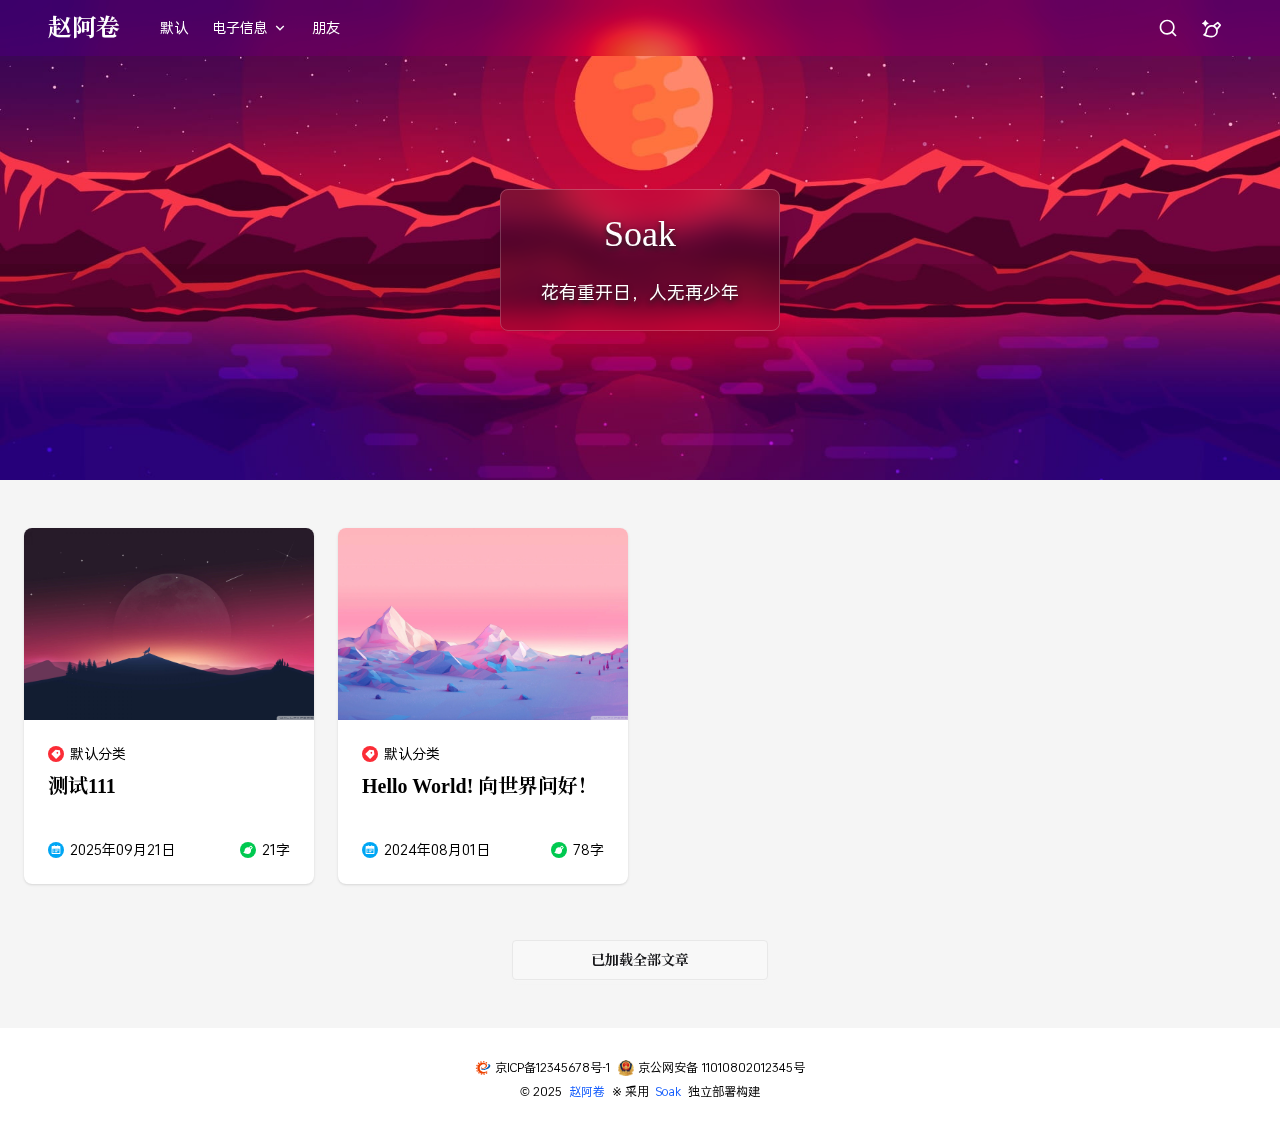
<file: index.html>
<!DOCTYPE html><html lang="zh-CN" class="overflow-y-scroll"> <head><meta charset="UTF-8"><script>
    if (localStorage.getItem("theme") === null) {
        document.documentElement.setAttribute("data-theme", "light");
    } else {
        document.documentElement.setAttribute(
            "data-theme",
            localStorage.getItem("theme"),
        );
    }
</script> <script type="module">var l={exports:{}},d;function h(){return d||(d=1,(function(n,f){function r(){var c=document.querySelector("[data-toggle-theme]"),e=c?c.getAttribute("data-key"):null;(function(t=localStorage.getItem(e||"theme")){localStorage.getItem(e||"theme")&&(document.documentElement.setAttribute("data-theme",t),c&&[...document.querySelectorAll("[data-toggle-theme]")].forEach(a=>{a.classList.add(c.getAttribute("data-act-class"))}))})(),c&&[...document.querySelectorAll("[data-toggle-theme]")].forEach(t=>{t.addEventListener("click",function(){var a=t.getAttribute("data-toggle-theme");if(a){var o=a.split(",");document.documentElement.getAttribute("data-theme")==o[0]?o.length==1?(document.documentElement.removeAttribute("data-theme"),localStorage.removeItem(e||"theme")):(document.documentElement.setAttribute("data-theme",o[1]),localStorage.setItem(e||"theme",o[1])):(document.documentElement.setAttribute("data-theme",o[0]),localStorage.setItem(e||"theme",o[0]))}[...document.querySelectorAll("[data-toggle-theme]")].forEach(i=>{i.classList.toggle(this.getAttribute("data-act-class"))})})})}function m(){var c=document.querySelector("[data-set-theme='']"),e=c?c.getAttribute("data-key"):null;(function(t=localStorage.getItem(e||"theme")){if(t!=null&&t!="")if(localStorage.getItem(e||"theme")&&localStorage.getItem(e||"theme")!=""){document.documentElement.setAttribute("data-theme",t);var a=document.querySelector("[data-set-theme='"+t.toString()+"']");a&&([...document.querySelectorAll("[data-set-theme]")].forEach(o=>{o.classList.remove(o.getAttribute("data-act-class"))}),a.getAttribute("data-act-class")&&a.classList.add(a.getAttribute("data-act-class")))}else{var a=document.querySelector("[data-set-theme='']");a.getAttribute("data-act-class")&&a.classList.add(a.getAttribute("data-act-class"))}})(),[...document.querySelectorAll("[data-set-theme]")].forEach(t=>{t.addEventListener("click",function(){document.documentElement.setAttribute("data-theme",this.getAttribute("data-set-theme")),localStorage.setItem(e||"theme",document.documentElement.getAttribute("data-theme")),[...document.querySelectorAll("[data-set-theme]")].forEach(a=>{a.classList.remove(a.getAttribute("data-act-class"))}),t.getAttribute("data-act-class")&&t.classList.add(t.getAttribute("data-act-class"))})})}function u(){var c=document.querySelector("select[data-choose-theme]"),e=c?c.getAttribute("data-key"):null;(function(t=localStorage.getItem(e||"theme")){if(localStorage.getItem(e||"theme")){document.documentElement.setAttribute("data-theme",t);var a=document.querySelector("select[data-choose-theme] [value='"+t.toString()+"']");a&&[...document.querySelectorAll("select[data-choose-theme] [value='"+t.toString()+"']")].forEach(o=>{o.selected=!0})}})(),c&&[...document.querySelectorAll("select[data-choose-theme]")].forEach(t=>{t.addEventListener("change",function(){document.documentElement.setAttribute("data-theme",this.value),localStorage.setItem(e||"theme",document.documentElement.getAttribute("data-theme")),[...document.querySelectorAll("select[data-choose-theme] [value='"+localStorage.getItem(e||"theme")+"']")].forEach(a=>{a.selected=!0})})})}function s(c=!0){c===!0?document.addEventListener("DOMContentLoaded",function(e){r(),u(),m()}):(r(),u(),m())}n.exports={themeChange:s}})(l)),l.exports}var g=h();g.themeChange();</script><title>赵阿卷 - 多年沉淀带来的惊喜</title><meta name="description" content="花有重开日，人无再少年"><meta name="author" content="赵阿卷"><meta name="viewport" content="width=device-width, initial-scale=1, maximum-scale=1, user-scalable=no, shrink-to-fit=no"><meta name="generator" content="Astro v5.13.9"><link rel="icon" type="image/png" href="/favicon.ico"><link rel="apple-touch-icon-precomposed" href="/favicon.ico"><link href="/fonts/SourceHanSerifCN-Bold/font.css" rel="stylesheet"><link href="/fonts/OPlusSans3-Regular/font.css" rel="stylesheet"><link rel="stylesheet" href="/_astro/_page_.vVoiHKEa.css"></head> <body> <div class="bg-base-300/60"> <header data-have-img="true" id="navbar" data-hide-navbar-on-scroll="1" class="navbar justify-between bg-base-100 h-14 min-h-14 px-4 sm:px-6 lg:px-12 z-30 py-0 top-0 left-0 right-0 fixed" data-astro-transition-persist="astro-y6nrcfoz-1"> <div class="navbar-start w-auto"> <div class="drawer lg:hidden me-4 w-auto"> <input id="my-drawer" type="checkbox" class="drawer-toggle"> <div class="drawer-content"> <label for="my-drawer" class="btn btn-ghost btn-square drawer-button"> <svg width="1em" height="1em" class="size-5" data-icon="menu-line">   <symbol id="ai:local:menu-line" viewBox="0 0 24 24"><path fill="currentColor" d="M3 4h18v2H3zm0 7h18v2H3zm0 7h18v2H3z"/></symbol><use href="#ai:local:menu-line"></use>  </svg> </label> </div> <div class="drawer-side"> <label for="my-drawer" aria-label="close sidebar" class="drawer-overlay"></label> <div class="menu bg-base-100 text-base-content min-h-full w-4/5 p-4"> <div class="mb-4 rounded-box overflow-hidden bg-cover bg-center object-cover" style="height:10rem;background-image:url(/images/bg.jpg)"></div> <div class="mb-4 p-4 rounded-box flex items-center"> <img src="/images/avatar.svg" alt="头像" class="size-12"> <div class="ms-4"> <h1 class="text-lg font-bold font-serif">赵阿卷</h1> <p class="mt-1 line-clamp-2">热爱代码与生活</p> </div> </div> <ul> <li> <a href="/category/default">默认分类</a> </li><li>  <details open> <summary>电子信息</summary> <ul> <li> <a href="/category/computer">计算机</a> </li> </ul> </details>  </li><li> <a href="/friends">朋友圈</a> </li> </ul> </div> </div> </div> <a class="block" href="/"> <span class="logo-text font-serif text-2xl font-bold whitespace-nowrap inline-flex"> 赵阿卷 </span> </a> <div class="navbar-center ms-10 hidden lg:flex"> <nav class="hidden md:block h-14"> <div class="flex items-center gap-6 text-sm leading-14"> <a href="/category/default" class="hover:text-blue-500"> 默认 </a><div class="group/one"> <div class="relative"> <button class="flex items-center gap-x-1"> <span>电子信息</span> <svg width="1em" height="1em" class="size-4 flex-none transition-all group-hover/one:rotate-180" data-icon="arrow-down-s-line">   <symbol id="ai:local:arrow-down-s-line" viewBox="0 0 24 24"><path fill="currentColor" d="m12 13.171 4.95-4.95 1.414 1.415L12 16 5.636 9.636 7.05 8.222z"/></symbol><use href="#ai:local:arrow-down-s-line"></use>  </svg> </button> <div class="pt-1 absolute -left-2 opacity-0 invisible scale-90 transition duration-200 origin-top-left group-hover/one:opacity-100 group-hover/one:visible group-hover/one:scale-100"> <div data-nav-item class="bg-base-100 border-base-300 border min-w-40 shadow-lg rounded-box leading-normal"> <a href="/category/computer" class="group/text transition hover:bg-base-content/10 flex items-center gap-2 w-full px-4 py-2.5 text-left first-of-type:rounded-t-box last-of-type:rounded-b-box"> <span class="transition group-hover/text:translate-x-2"> 📊计算机 </span> </a> </div> </div> </div> </div><a href="/friends" class="hover:text-blue-500"> 朋友 </a> </div> </nav> </div> </div> <div class="navbar-end gap-x-1 leading-14 w-auto"> <style>astro-island,astro-slot,astro-static-slot{display:contents}</style><script>(()=>{var l=(n,t)=>{let i=async()=>{await(await n())()},e=typeof t.value=="object"?t.value:void 0,s={timeout:e==null?void 0:e.timeout};"requestIdleCallback"in window?window.requestIdleCallback(i,s):setTimeout(i,s.timeout||200)};(self.Astro||(self.Astro={})).idle=l;window.dispatchEvent(new Event("astro:idle"));})();</script><script>(()=>{var A=Object.defineProperty;var g=(i,o,a)=>o in i?A(i,o,{enumerable:!0,configurable:!0,writable:!0,value:a}):i[o]=a;var d=(i,o,a)=>g(i,typeof o!="symbol"?o+"":o,a);{let i={0:t=>m(t),1:t=>a(t),2:t=>new RegExp(t),3:t=>new Date(t),4:t=>new Map(a(t)),5:t=>new Set(a(t)),6:t=>BigInt(t),7:t=>new URL(t),8:t=>new Uint8Array(t),9:t=>new Uint16Array(t),10:t=>new Uint32Array(t),11:t=>1/0*t},o=t=>{let[l,e]=t;return l in i?i[l](e):void 0},a=t=>t.map(o),m=t=>typeof t!="object"||t===null?t:Object.fromEntries(Object.entries(t).map(([l,e])=>[l,o(e)]));class y extends HTMLElement{constructor(){super(...arguments);d(this,"Component");d(this,"hydrator");d(this,"hydrate",async()=>{var b;if(!this.hydrator||!this.isConnected)return;let e=(b=this.parentElement)==null?void 0:b.closest("astro-island[ssr]");if(e){e.addEventListener("astro:hydrate",this.hydrate,{once:!0});return}let c=this.querySelectorAll("astro-slot"),n={},h=this.querySelectorAll("template[data-astro-template]");for(let r of h){let s=r.closest(this.tagName);s!=null&&s.isSameNode(this)&&(n[r.getAttribute("data-astro-template")||"default"]=r.innerHTML,r.remove())}for(let r of c){let s=r.closest(this.tagName);s!=null&&s.isSameNode(this)&&(n[r.getAttribute("name")||"default"]=r.innerHTML)}let p;try{p=this.hasAttribute("props")?m(JSON.parse(this.getAttribute("props"))):{}}catch(r){let s=this.getAttribute("component-url")||"<unknown>",v=this.getAttribute("component-export");throw v&&(s+=` (export ${v})`),console.error(`[hydrate] Error parsing props for component ${s}`,this.getAttribute("props"),r),r}let u;await this.hydrator(this)(this.Component,p,n,{client:this.getAttribute("client")}),this.removeAttribute("ssr"),this.dispatchEvent(new CustomEvent("astro:hydrate"))});d(this,"unmount",()=>{this.isConnected||this.dispatchEvent(new CustomEvent("astro:unmount"))})}disconnectedCallback(){document.removeEventListener("astro:after-swap",this.unmount),document.addEventListener("astro:after-swap",this.unmount,{once:!0})}connectedCallback(){if(!this.hasAttribute("await-children")||document.readyState==="interactive"||document.readyState==="complete")this.childrenConnectedCallback();else{let e=()=>{document.removeEventListener("DOMContentLoaded",e),c.disconnect(),this.childrenConnectedCallback()},c=new MutationObserver(()=>{var n;((n=this.lastChild)==null?void 0:n.nodeType)===Node.COMMENT_NODE&&this.lastChild.nodeValue==="astro:end"&&(this.lastChild.remove(),e())});c.observe(this,{childList:!0}),document.addEventListener("DOMContentLoaded",e)}}async childrenConnectedCallback(){let e=this.getAttribute("before-hydration-url");e&&await import(e),this.start()}async start(){let e=JSON.parse(this.getAttribute("opts")),c=this.getAttribute("client");if(Astro[c]===void 0){window.addEventListener(`astro:${c}`,()=>this.start(),{once:!0});return}try{await Astro[c](async()=>{let n=this.getAttribute("renderer-url"),[h,{default:p}]=await Promise.all([import(this.getAttribute("component-url")),n?import(n):()=>()=>{}]),u=this.getAttribute("component-export")||"default";if(!u.includes("."))this.Component=h[u];else{this.Component=h;for(let f of u.split("."))this.Component=this.Component[f]}return this.hydrator=p,this.hydrate},e,this)}catch(n){console.error(`[astro-island] Error hydrating ${this.getAttribute("component-url")}`,n)}}attributeChangedCallback(){this.hydrate()}}d(y,"observedAttributes",["props"]),customElements.get("astro-island")||customElements.define("astro-island",y)}})();</script><script>window._$HY||(e=>{let t=e=>e&&e.hasAttribute&&(e.hasAttribute("data-hk")?e:t(e.host&&e.host.nodeType?e.host:e.parentNode));["click", "input"].forEach((o=>document.addEventListener(o,(o=>{if(!e.events)return;let s=t(o.composedPath&&o.composedPath()[0]||o.target);s&&!e.completed.has(s)&&e.events.push([s,o])}))))})(_$HY={events:[],completed:new WeakSet,r:{},fe(){}});</script><!--xs--><astro-island uid="1K8SXx" data-solid-render-id="s2" component-url="/_astro/Search.ycN7S65y.js" component-export="default" renderer-url="/_astro/client.BfP1zeiY.js" props="{}" ssr client="idle" opts="{&quot;name&quot;:&quot;Search&quot;,&quot;value&quot;:true}" await-children><button data-hk=s20000 class="btn btn-square btn-ghost"><svg class="size-5" xmlns="http://www.w3.org/2000/svg" viewBox="0 0 24 24" fill="currentColor"><path d="M18.031 16.6168L22.3137 20.8995L20.8995 22.3137L16.6168 18.031C15.0769 19.263 13.124 20 11 20C6.032 20 2 15.968 2 11C2 6.032 6.032 2 11 2C15.968 2 20 6.032 20 11C20 13.124 19.263 15.0769 18.031 16.6168ZM16.0247 15.8748C17.2475 14.6146 18 12.8956 18 11C18 7.1325 14.8675 4 11 4C7.1325 4 4 7.1325 4 11C4 14.8675 7.1325 18 11 18C12.8956 18 14.6146 17.2475 15.8748 16.0247L16.0247 15.8748Z"></path></svg></button><!--astro:end--></astro-island> <div class="dropdown dropdown-end"> <div tabindex="0" role="button" class="btn btn-ghost btn-square"> <svg width="1em" height="1em" class="size-5" data-icon="brush-ai-line">   <symbol id="ai:local:brush-ai-line" viewBox="0 0 24 24"><path fill="currentColor" d="m4.713 7.128-.246.566a.506.506 0 0 1-.934 0l-.246-.566a4.36 4.36 0 0 0-2.22-2.25l-.759-.339a.53.53 0 0 1 0-.963l.717-.319A4.37 4.37 0 0 0 3.276.931L3.53.32a.506.506 0 0 1 .942 0l.253.61a4.37 4.37 0 0 0 2.25 2.327l.718.32a.53.53 0 0 1 0 .962l-.76.338a4.36 4.36 0 0 0-2.219 2.251m10.601 2.405.143.142a5.5 5.5 0 0 1 1.356 5.245 5.505 5.505 0 0 1-5.311 4.078c-2.036 0-4.714-.625-6.973-1.514 1.205-1.414 1.645-2.809 1.8-4.679.037-.451.06-.63.103-.79.793-2.962 3.585-4.61 6.492-3.831.93.25 1.742.724 2.39 1.349m2.914-7.162-4.94 3.842c-3.946-.974-7.73 1.333-8.788 5.284-.102.38-.134.765-.167 1.169-.115 1.394-.247 3.005-3.333 5.33 2.5 1.5 7 3.002 10.502 3.002a7.505 7.505 0 0 0 7.283-9.291l3.84-4.938a1 1 0 0 0-.082-1.321L19.55 2.454a1 1 0 0 0-1.321-.083m-1.333 5.914a8 8 0 0 0-.194-.194l-1.124-1.124 3.182-2.475 1.746 1.746L18.03 9.42z"/></symbol><use href="#ai:local:brush-ai-line"></use>  </svg> </div> <ul tabindex="0" class="dropdown-content menu bg-base-100 rounded-box z-1 p-2 shadow-sm space-y-2"> <li> <button class="btn flex items-center gap-x-1" data-set-theme="light"> <div data-theme="light" class="bg-base-100 grid shrink-0 grid-cols-2 gap-0.5 rounded-box p-1 shadow-sm"> <div class="bg-base-content size-1.5 rounded-full"></div> <div class="bg-primary size-1.5 rounded-full"></div> <div class="bg-secondary size-1.5 rounded-full"></div> <div class="bg-accent size-1.5 rounded-full"></div> </div> <div class="w-30 truncate">浅色模式</div> </button> </li><li> <button class="btn flex items-center gap-x-1" data-set-theme="dark"> <div data-theme="dark" class="bg-base-100 grid shrink-0 grid-cols-2 gap-0.5 rounded-box p-1 shadow-sm"> <div class="bg-base-content size-1.5 rounded-full"></div> <div class="bg-primary size-1.5 rounded-full"></div> <div class="bg-secondary size-1.5 rounded-full"></div> <div class="bg-accent size-1.5 rounded-full"></div> </div> <div class="w-30 truncate">暗黑模式</div> </button> </li> </ul> </div> </div> </header> <script>
    (function () {
        let lastScrollY = window.scrollY;
        let isTop = true;
        let hidden = true;

        function updateHeaderState() {
            const header = document.getElementById("navbar");
            const heroBox = document.querySelector("[data-hero-box]");
            if (!header) return;

            const currentScrollY = window.scrollY;

            // 处理导航栏显隐
            if (header.dataset.hideNavbarOnScroll === "1") {
                hidden = currentScrollY <= lastScrollY;

                // 显式设置属性值
                if (hidden) {
                    header.setAttribute("data-pinned", "true");
                    header.removeAttribute("data-unpinned");
                } else {
                    header.setAttribute("data-unpinned", "true");
                    header.removeAttribute("data-pinned");
                }
            }

            // 处理顶部状态
            if (heroBox && heroBox.clientHeight) {
                isTop =
                    currentScrollY <=
                    heroBox.clientHeight - header.clientHeight;
            } else {
                isTop = currentScrollY <= header.clientHeight;
            }
            if (isTop) {
                header.setAttribute("data-is-top", "true");
            } else {
                header.setAttribute("data-is-top", "false");
            }

            lastScrollY = currentScrollY;
        }

        // 初始化逻辑保持不变
        document.addEventListener("DOMContentLoaded", () => {
            window.addEventListener("scroll", updateHeaderState);
            updateHeaderState();
        });
    })();
</script> <div data-hero-box style="height:30rem;background-image:url(/images/img-1.jpg)" class="hero bg-gray-300 mb-4 flex bg-center relative text-2xl leading-8 flex-col justify-center items-center object-cover bg-cover"><div class="max-w-screen-md z-10 text-center mt-10 px-10 py-6 backdrop-blur-lg rounded-lg text-white border border-base-100/20 shadow-xl"><div class="font-serif sm:text-4xl text-2xl">Soak</div><div class="mt-3 text-sm sm:mt-6 sm:text-lg"><span>花有重开日，人无再少年</span></div></div></div> <main id="pjax-container" class="transition-pjax-fade pb-12 sm:pt-8 pt-4">  <div class="flex w-full gap-4 justify-center px-2 sm:px-6">  <div class="w-full flex-col flex items-center gap-8"> <div data-article-list class="mb-6 grid gap-6 grid-cols-1 sm:grid-cols-2 lg:grid-cols-3 xl:grid-cols-4"><a href="/posts/test" class="card bg-base-100 w-full shadow-sm group hover:shadow-lg transition duration-300"> <figure class="h-48 overflow-hidden"> <img class="object-cover bg-center bg-cover w-full h-full dark:brightness-90" src="/images/img-3.jpg" alt="测试111"> </figure> <div class="card-body"> <div class="flex items-center sm:text-sm text-xs"> <div class="size-4 flex items-center justify-center me-1.5 rounded-full bg-red-500 text-white"> <div class="transform scale-75"> <svg width="1em" height="1em" data-icon="tag">   <symbol id="ai:local:tag" viewBox="0 0 24 24"><path fill="currentColor" d="m10.904 2.1 9.9 1.414 1.414 9.9-9.192 9.192a1 1 0 0 1-1.415 0l-9.9-9.9a1 1 0 0 1 0-1.413zm2.829 8.486a2 2 0 1 0 2.828-2.829 2 2 0 0 0-2.828 2.829"/></symbol><use href="#ai:local:tag"></use>  </svg> </div> </div> <span>默认分类</span> </div> <h2 class="max-h-15 h-15 card-title text-xl font-serif line-clamp-2"> 测试111 </h2> <div class="flex justify-between items-center"> <div class="flex items-center sm:text-sm text-xs"> <div class="size-4 flex items-center justify-center me-1.5 rounded-full bg-sky-500 text-white"> <div class="transform scale-75"> <svg width="1em" height="1em" data-icon="time">   <symbol id="ai:local:time" viewBox="0 0 24 24"><path fill="currentColor" d="M17 3h4a1 1 0 0 1 1 1v16a1 1 0 0 1-1 1H3a1 1 0 0 1-1-1V4a1 1 0 0 1 1-1h4V1h2v2h6V1h2zM4 9v10h16V9zm2 2h2v2H6zm0 4h2v2H6zm4-4h8v2h-8zm0 4h5v2h-5z"/></symbol><use href="#ai:local:time"></use>  </svg> </div> </div> <span>2025年09月21日</span> </div> <div class="flex items-center sm:text-sm text-xs"> <div class="size-4 flex items-center justify-center me-1.5 rounded-full bg-green-500 text-white"> <div class="transform scale-75"> <svg width="1em" height="1em" data-icon="textCount">   <symbol id="ai:local:textCount" viewBox="0 0 24 24"><path fill="currentColor" d="m13.289 6.213 4.939-3.842a1 1 0 0 1 1.32.083l2.995 2.994a1 1 0 0 1 .082 1.32l-3.84 4.939a7.505 7.505 0 0 1-7.283 9.292C8 20.999 3.5 19.497 1 17.997c3.98-3 3.047-4.81 3.5-6.5 1.058-3.95 4.842-6.258 8.789-5.284M16.7 8.092q.098.095.194.193L18.03 9.42l2.475-3.182-1.746-1.746-3.182 2.475z"/></symbol><use href="#ai:local:textCount"></use>  </svg> </div> </div> <span>21字</span> </div> </div> </div> </a><a href="/posts/hello-world" class="card bg-base-100 w-full shadow-sm group hover:shadow-lg transition duration-300"> <figure class="h-48 overflow-hidden"> <img class="object-cover bg-center bg-cover w-full h-full dark:brightness-90" src="/images/img-4.jpg" alt="Hello World! 向世界问好！"> </figure> <div class="card-body"> <div class="flex items-center sm:text-sm text-xs"> <div class="size-4 flex items-center justify-center me-1.5 rounded-full bg-red-500 text-white"> <div class="transform scale-75"> <svg width="1em" height="1em" viewBox="0 0 24 24" data-icon="tag">   <use href="#ai:local:tag"></use>  </svg> </div> </div> <span>默认分类</span> </div> <h2 class="max-h-15 h-15 card-title text-xl font-serif line-clamp-2"> Hello World! 向世界问好！ </h2> <div class="flex justify-between items-center"> <div class="flex items-center sm:text-sm text-xs"> <div class="size-4 flex items-center justify-center me-1.5 rounded-full bg-sky-500 text-white"> <div class="transform scale-75"> <svg width="1em" height="1em" viewBox="0 0 24 24" data-icon="time">   <use href="#ai:local:time"></use>  </svg> </div> </div> <span>2024年08月01日</span> </div> <div class="flex items-center sm:text-sm text-xs"> <div class="size-4 flex items-center justify-center me-1.5 rounded-full bg-green-500 text-white"> <div class="transform scale-75"> <svg width="1em" height="1em" viewBox="0 0 24 24" data-icon="textCount">   <use href="#ai:local:textCount"></use>  </svg> </div> </div> <span>78字</span> </div> </div> </div> </a></div> <astro-island uid="1JCbRh" data-solid-render-id="s0" component-url="/_astro/LoadMore.CLVKMSZe.js" component-export="default" renderer-url="/_astro/client.BfP1zeiY.js" props="{&quot;total&quot;:[0,2],&quot;size&quot;:[0,8],&quot;currentPage&quot;:[0,1],&quot;prev&quot;:[0],&quot;next&quot;:[0]}" ssr client="idle" opts="{&quot;name&quot;:&quot;LoadMoreBtn&quot;,&quot;value&quot;:true}" await-children><button data-hk=s000000 class="btn btn-wide font-serif">已加载全部文章</button><!--astro:end--></astro-island> </div>  </div>  </main> <footer id="footer" class="py-8 text-center space-y-2 bg-base-100"> <div class="flex items-center justify-center gap-2 flex-wrap"> <div class="flex items-center justify-center"> <svg width="1em" height="1em" data-icon="ICP">   <symbol id="ai:local:ICP" viewBox="0 0 1024 1024"><path fill="#ED4201" d="M90.293 381.12c7.574 4.48 13.974 10.773 21.12 16.107 10.134 7.573 20.374 14.933 30.294 22.293 15.253-33.6 29.76-65.707 45.013-99.093-23.573-4.16-47.68-8.747-72-12.267-3.2-.427-8.747 3.947-10.56 7.467-7.36 14.186-13.653 28.8-20.267 43.306-4.16 9.174-3.306 16.427 6.4 22.187m124.587-104c28.16-24.32 55.147-47.573 83.093-71.787-20.053-13.866-40.32-28.266-61.226-41.813-2.774-1.813-10.027-.533-13.014 1.92-13.973 11.413-27.52 23.573-40.64 36.053-2.24 2.134-3.413 7.787-2.133 10.454 10.88 21.76 22.4 43.2 33.92 65.173m133.013-95.893c30.827-8.96 61.654-18.027 92.587-26.774 7.893-2.24 6.827-5.866 3.627-11.306-10.667-18.24-20.587-36.907-32-54.614-2.347-3.733-10.134-7.04-14.4-6.08-16.64 3.734-32.96 8.96-49.174 14.294-2.986.96-6.72 5.44-6.826 8.32-.534 24.96-.32 50.026-.32 75.093 5.013.853 5.866 1.28 6.506 1.067M131.04 473.067c-3.093-.64-4.373-1.28-5.44-.96-20.8 5.333-41.6 10.56-62.187 16.746-3.093.96-6.506 7.04-6.613 10.774-.32 18.453 0 36.906 1.28 55.253.32 3.84 5.013 9.6 8.64 10.56 21.013 5.547 42.453 9.92 64.213 14.827v-107.2zm479.893-320.96c-1.066-14.72-1.386-29.547-3.84-43.947-5.333-32 2.667-27.2-30.826-32.853-3.947-.64-7.894-1.387-11.84-2.027-28.16-4.267-28.374-4.267-39.894 21.333-7.786 17.28-14.613 34.88-21.76 51.947 36.587 5.227 71.68 10.133 108.267 15.36-.107-2.987.107-6.507-.107-9.813M777.227 172.8c.853-2.56-2.027-7.787-4.694-9.707-14.293-10.453-28.8-20.586-43.733-29.866-3.2-1.92-10.24-1.92-12.907.32-19.2 16.426-37.653 33.6-56.106 50.24 31.146 21.226 60.693 41.493 91.306 62.4 8.854-24.214 17.92-48.64 26.134-73.387M523.68 886.187c8.64 18.56 17.28 37.866 26.88 56.533 1.6 3.093 8 5.973 11.627 5.44 19.093-3.093 38.186-6.72 56.96-11.52 3.84-.96 8.32-7.467 8.853-11.947 1.707-13.44 1.813-27.093 2.347-40.746.213-6.934 0-13.867 0-20.48-36.48 7.786-70.72 15.04-106.667 22.72m261.653-68.16c-5.973-14.4-11.946-28.8-17.813-42.987-30.507 23.36-59.413 45.547-89.067 68.267C695.947 857.92 712.16 872 729.227 885.12c2.773 2.133 10.24 1.387 13.76-.853 11.733-7.254 22.826-15.574 33.813-23.894 19.307-14.4 19.2-14.506 10.24-36.586-.747-1.707-.96-3.84-1.707-5.76m-222.08-53.014c-60.693-1.92-117.226-19.093-165.226-56.533-76.48-59.733-104.427-141.44-90.774-235.2 11.84-81.813 60.8-141.12 133.974-176.96 58.666-28.8 121.813-34.347 184.213-10.56 48.64 18.56 75.2 56.64 55.893 113.6-12.266 36.053-37.973 61.333-69.013 81.493-36.48 23.787-75.52 40-120.213 36.907-43.52-3.093-63.36-35.307-46.72-75.733 3.2-7.787 7.893-14.934 11.946-22.294-22.506 20.8-40.853 44.8-46.933 76.054-5.013 26.346 9.92 53.333 34.347 62.613 23.36 8.96 47.573 12.267 72.32 9.28 80.213-9.707 149.546-42.667 207.573-98.987 64.107-62.186 62.827-162.346-4.48-218.346-58.667-48.747-126.72-76.374-203.52-78.294-86.827-2.24-166.613 19.734-235.413 74.88C212.96 301.867 169.76 372.587 154.72 458.987c-10.56 60.586-4.907 120.32 16.96 178.453 27.733 73.707 72.533 133.333 139.627 175.253 93.013 58.134 192.746 69.227 296.746 38.72 92.8-27.2 157.12-89.92 203.627-172.906 1.493-2.667 1.92-5.974 2.88-8.96-14.08 9.706-25.493 21.226-38.293 30.72-63.254 46.72-134.827 67.2-213.014 64.746m-100.48 118.08c-15.466-1.813-30.933-4.266-46.08-7.68-16.213-3.626-32.106-8.746-50.453-13.76 0 22.827-.213 43.84.32 64.854.107 2.773 3.733 7.253 6.613 8 19.307 5.12 38.72 9.706 58.24 13.546 3.2.64 9.067-1.706 10.667-4.48 9.6-16.106 18.24-32.64 27.2-49.066 3.84-7.147 2.347-10.347-6.507-11.414m-263.36-53.653c-1.173 2.667.747 8.427 3.094 10.453 15.253 13.014 31.04 25.6 46.933 37.867 2.453 1.92 7.787 3.2 9.707 1.813 18.453-13.226 36.373-26.986 54.4-40.533-29.334-23.787-56.96-46.187-86.614-70.187-9.28 20.16-18.773 40.214-27.52 60.587M93.173 675.52c-2.24 2.027-2.986 8.533-1.6 11.52 8.107 17.173 16.854 34.133 26.134 50.773 1.706 3.094 7.04 6.72 10.026 6.187 22.08-3.947 44.054-8.853 65.174-13.227l-49.174-98.026c-16.96 14.186-34.026 28.16-50.56 42.773"/><path fill="#035DB6" d="M975.947 338.347c-15.467-35.947-46.614-52.054-80.427-62.614-21.227-6.613-43.307-9.493-65.6-10.133a428 428 0 0 0-33.067.32c-9.813.427-19.84 1.493-29.76 3.947 5.334 1.28 42.987 11.733 59.414 20.266 1.173.64 2.24 1.174 3.413 1.814 21.653 12.266 34.987 30.826 35.84 57.28 1.067 33.92-13.973 61.76-33.813 87.466-.64.854-1.387 1.707-2.027 2.454-19.733 24.96-43.2 45.973-68.907 64.746-49.386 35.947-103.68 61.76-162.346 77.227-44.48 11.733-89.814 15.147-135.574 5.333-48.32-10.346-81.6-52.693-61.973-104.533 3.307-8.747 6.613-17.6 9.92-26.347-16.32 20.907-28.587 42.88-31.573 69.867-3.84 35.733 11.093 62.507 38.186 82.453 33.814 24.96 74.347 31.147 114.88 32.534 26.24.853 52.8-3.627 79.04-6.294 45.654-4.693 89.067-18.133 131.2-35.306 30.08-12.267 59.414-26.134 87.147-42.667 17.707-10.56 34.667-22.187 50.88-35.307 36.267-29.546 70.72-61.013 89.707-105.173 10.773-24.96 17.066-50.347 5.44-77.333"/></symbol><use href="#ai:local:ICP"></use>  </svg> <span class="text-xs ms-1"> <a class="no-underline hover:text-blue-600" href="https://beian.miit.gov.cn/" target="_blank"> 京ICP备12345678号-1 </a> </span> </div> <div class="flex items-center justify-center"> <img src="/images/Police.png" class="size-[1em]"> <span class="text-xs  ms-1"> <a class="no-underline hover:text-blue-600" href="https://beian.mps.gov.cn/#/query/webSearch" target="_blank"> 京公网安备 11010802012345号 </a> </span> </div></div> <p class="text-xs"> <span>©&nbsp;2025&nbsp;</span> <a class="no-underline text-blue-600" href="https://abc.com">赵阿卷</a> <span>&nbsp;※&nbsp;采用&nbsp;</span> <a class="no-underline text-blue-600" href="https://zwy.life/soak-theme" target="_blank">Soak</a> <span> &nbsp;独立部署构建</span> </p> </footer> </div> <div id="back-to-top" class="fixed right-6 bottom-6 w-10 h-10 btn btn-square opacity-100 invisible"> <div role="button" class="flex justify-center items-center w-full h-full"> <button onclick="scrollToTop()" class="cursor-pointer"> <svg width="1em" height="1em" class="size-6" data-icon="circle-arrow-up-s-line">   <symbol id="ai:local:circle-arrow-up-s-line" viewBox="0 0 1024 1024"><path fill="currentColor" d="M515.887 938.659a422.796 422.796 0 1 1 422.795-422.772 423.24 423.24 0 0 1-422.795 422.772m0-775.75a352.977 352.977 0 1 0 352.977 352.978 353.373 353.373 0 0 0-352.977-352.978"/><path fill="currentColor" d="M671.046 550.796a34.9 34.9 0 0 1-24.693-10.24L515.887 410.089l-130.49 130.467a34.91 34.91 0 0 1-49.362-49.362l155.16-155.16a34.91 34.91 0 0 1 49.36 0l155.16 155.16a34.91 34.91 0 0 1-24.67 59.602"/><path fill="currentColor" d="M515.887 705.932a34.91 34.91 0 0 1-34.91-34.91V360.728a34.91 34.91 0 0 1 69.819 0v310.296a34.91 34.91 0 0 1-34.91 34.909"/></symbol><use href="#ai:local:circle-arrow-up-s-line"></use>  </svg> </button> </div> </div> <script>
    // 平滑返回顶部功能
    const scrollToTop = () => {
        window.scrollTo({
            top: 0,
            behavior: "smooth"
        });
    };

    // 滚动检测显示/隐藏按钮
    document.addEventListener("DOMContentLoaded", () => {
        const backToTopBtn = document.getElementById("back-to-top");
        let lastScrollY = 0;

        window.addEventListener("scroll", () => {
            const currentScrollY = window.scrollY;

            // 只有向下滚动且超过200px时才显示按钮
            if (currentScrollY > lastScrollY && currentScrollY > 200) {
                backToTopBtn.classList.remove("opacity-0", "invisible");
                backToTopBtn.classList.add("opacity-100", "visible");
            }
            // 当滚动到顶部50px范围内时隐藏按钮
            else if (currentScrollY <= 50) {
                backToTopBtn.classList.add("opacity-0", "invisible");
                backToTopBtn.classList.remove("opacity-100", "visible");
            }

            lastScrollY = currentScrollY;
        });
    });
</script> <script type="module">
    import Pjax from "/libs/pjax.esm.min.js";

    window.pjax = new Pjax({
        selectors: ["title", "meta", "main", "[data-hero-box]"],
    });

    document.addEventListener("pjax:complete", () => {
        document.getElementById("my-drawer").checked = false;
        topbar.hide();
    });
    document.addEventListener("pjax:send", () => {
        topbar.show();
    });
</script> <script>(function(){const scriptUrl = "/pagefind/pagefind.js";

    (async function findInit() {
        const pageFind = await import(scriptUrl);
        await pageFind.options({
            excerptLength: 20,
        });
        pageFind.init();
        window.pagefind = pageFind;
        pageFind.search(""); // speed up the first search
    })();
})();</script> <script src="/libs/view-image.min.js"></script> <script>
    window.addEventListener('DOMContentLoaded', () => {
        window.ViewImage && ViewImage.init('article[data-article] img');
    })
</script> <script>(()=>{var a=(s,i,o)=>{let r=async()=>{await(await s())()},t=typeof i.value=="object"?i.value:void 0,c={rootMargin:t==null?void 0:t.rootMargin},n=new IntersectionObserver(e=>{for(let l of e)if(l.isIntersecting){n.disconnect(),r();break}},c);for(let e of o.children)n.observe(e)};(self.Astro||(self.Astro={})).visible=a;window.dispatchEvent(new Event("astro:visible"));})();</script><astro-island uid="ZPV3p3" data-solid-render-id="s1" component-url="/_astro/_astro-entry_solid-toast.DBLPXVwE.js" component-export="Toaster" renderer-url="/_astro/client.BfP1zeiY.js" props="{&quot;position&quot;:[0,&quot;top-center&quot;]}" ssr client="visible" opts="{&quot;name&quot;:&quot;Toaster&quot;,&quot;value&quot;:true}" await-children><div data-hk=s10000 style="position:fixed;z-index:9999;top:16px;bottom:16px;left:16px;right:16px;pointer-events:none"><style>.sldt-active{z-index:9999;}.sldt-active>*{pointer-events:auto;}</style><!--$--><!--/--></div><!--astro:end--></astro-island> </body></html>
</file>
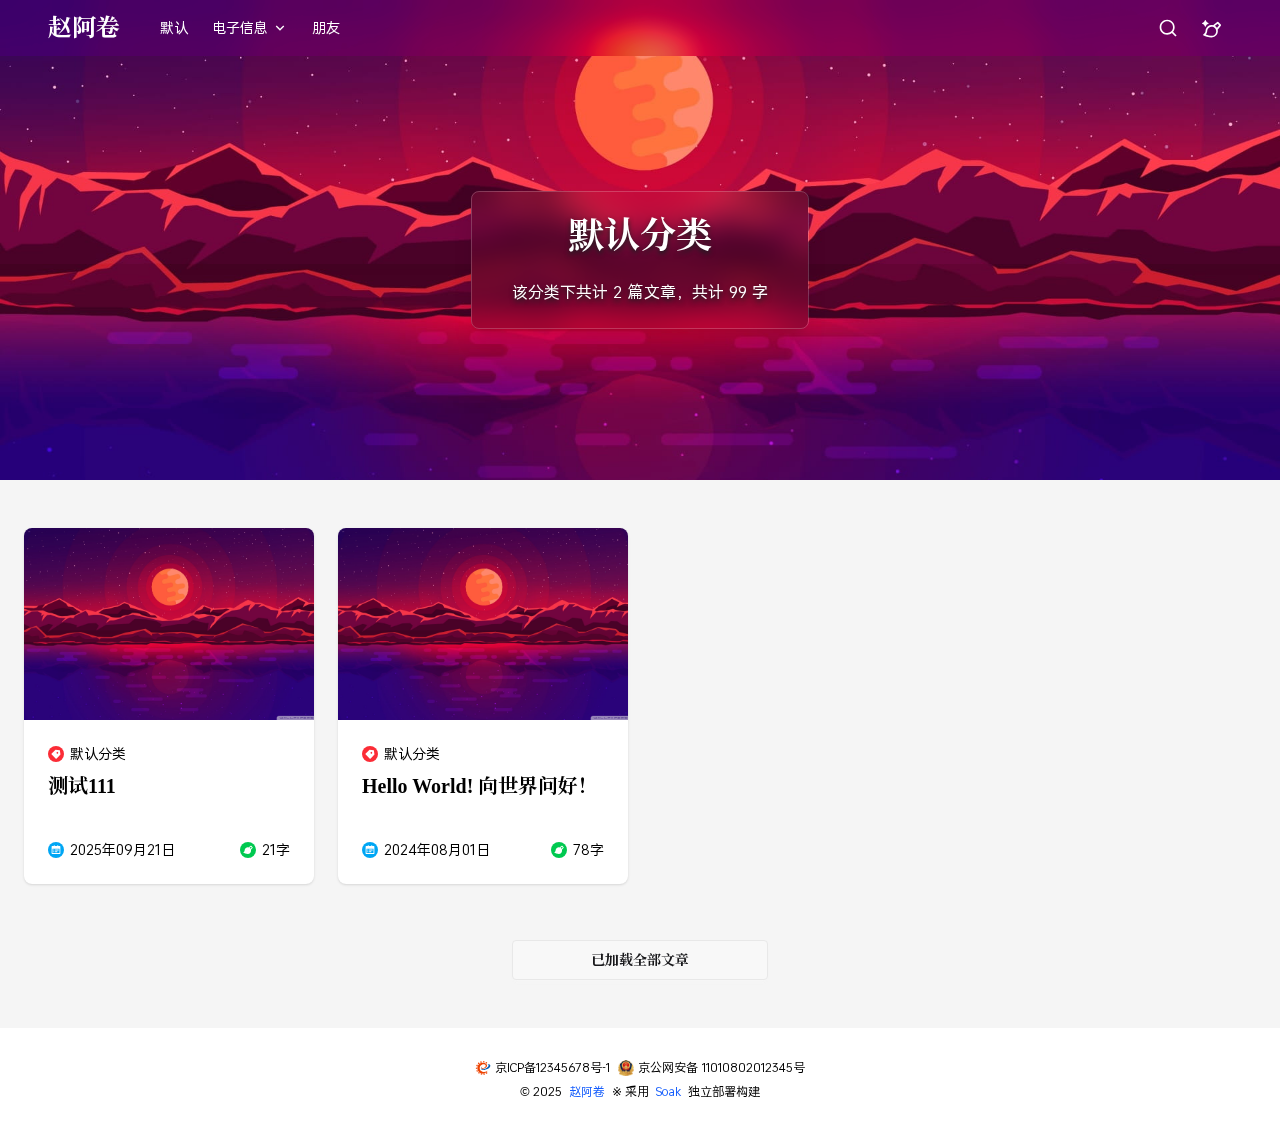
<file: category/default/index.html>
<!DOCTYPE html><html lang="zh-CN" class="overflow-y-scroll"> <head><meta charset="UTF-8"><script>
    if (localStorage.getItem("theme") === null) {
        document.documentElement.setAttribute("data-theme", "light");
    } else {
        document.documentElement.setAttribute(
            "data-theme",
            localStorage.getItem("theme"),
        );
    }
</script> <script type="module">var l={exports:{}},d;function h(){return d||(d=1,(function(n,f){function r(){var c=document.querySelector("[data-toggle-theme]"),e=c?c.getAttribute("data-key"):null;(function(t=localStorage.getItem(e||"theme")){localStorage.getItem(e||"theme")&&(document.documentElement.setAttribute("data-theme",t),c&&[...document.querySelectorAll("[data-toggle-theme]")].forEach(a=>{a.classList.add(c.getAttribute("data-act-class"))}))})(),c&&[...document.querySelectorAll("[data-toggle-theme]")].forEach(t=>{t.addEventListener("click",function(){var a=t.getAttribute("data-toggle-theme");if(a){var o=a.split(",");document.documentElement.getAttribute("data-theme")==o[0]?o.length==1?(document.documentElement.removeAttribute("data-theme"),localStorage.removeItem(e||"theme")):(document.documentElement.setAttribute("data-theme",o[1]),localStorage.setItem(e||"theme",o[1])):(document.documentElement.setAttribute("data-theme",o[0]),localStorage.setItem(e||"theme",o[0]))}[...document.querySelectorAll("[data-toggle-theme]")].forEach(i=>{i.classList.toggle(this.getAttribute("data-act-class"))})})})}function m(){var c=document.querySelector("[data-set-theme='']"),e=c?c.getAttribute("data-key"):null;(function(t=localStorage.getItem(e||"theme")){if(t!=null&&t!="")if(localStorage.getItem(e||"theme")&&localStorage.getItem(e||"theme")!=""){document.documentElement.setAttribute("data-theme",t);var a=document.querySelector("[data-set-theme='"+t.toString()+"']");a&&([...document.querySelectorAll("[data-set-theme]")].forEach(o=>{o.classList.remove(o.getAttribute("data-act-class"))}),a.getAttribute("data-act-class")&&a.classList.add(a.getAttribute("data-act-class")))}else{var a=document.querySelector("[data-set-theme='']");a.getAttribute("data-act-class")&&a.classList.add(a.getAttribute("data-act-class"))}})(),[...document.querySelectorAll("[data-set-theme]")].forEach(t=>{t.addEventListener("click",function(){document.documentElement.setAttribute("data-theme",this.getAttribute("data-set-theme")),localStorage.setItem(e||"theme",document.documentElement.getAttribute("data-theme")),[...document.querySelectorAll("[data-set-theme]")].forEach(a=>{a.classList.remove(a.getAttribute("data-act-class"))}),t.getAttribute("data-act-class")&&t.classList.add(t.getAttribute("data-act-class"))})})}function u(){var c=document.querySelector("select[data-choose-theme]"),e=c?c.getAttribute("data-key"):null;(function(t=localStorage.getItem(e||"theme")){if(localStorage.getItem(e||"theme")){document.documentElement.setAttribute("data-theme",t);var a=document.querySelector("select[data-choose-theme] [value='"+t.toString()+"']");a&&[...document.querySelectorAll("select[data-choose-theme] [value='"+t.toString()+"']")].forEach(o=>{o.selected=!0})}})(),c&&[...document.querySelectorAll("select[data-choose-theme]")].forEach(t=>{t.addEventListener("change",function(){document.documentElement.setAttribute("data-theme",this.value),localStorage.setItem(e||"theme",document.documentElement.getAttribute("data-theme")),[...document.querySelectorAll("select[data-choose-theme] [value='"+localStorage.getItem(e||"theme")+"']")].forEach(a=>{a.selected=!0})})})}function s(c=!0){c===!0?document.addEventListener("DOMContentLoaded",function(e){r(),u(),m()}):(r(),u(),m())}n.exports={themeChange:s}})(l)),l.exports}var g=h();g.themeChange();</script><title>默认分类 - 赵阿卷</title><meta name="description" content="分类 &#34;默认分类&#34; 下的文章"><meta name="author" content="赵阿卷"><meta name="viewport" content="width=device-width, initial-scale=1, maximum-scale=1, user-scalable=no, shrink-to-fit=no"><meta name="generator" content="Astro v5.13.9"><link rel="icon" type="image/png" href="/favicon.ico"><link rel="apple-touch-icon-precomposed" href="/favicon.ico"><link href="/fonts/SourceHanSerifCN-Bold/font.css" rel="stylesheet"><link href="/fonts/OPlusSans3-Regular/font.css" rel="stylesheet"><link rel="stylesheet" href="/_astro/_page_.vVoiHKEa.css"></head> <body> <div class="bg-base-300/60"> <header data-have-img="true" id="navbar" data-hide-navbar-on-scroll="1" class="navbar justify-between bg-base-100 h-14 min-h-14 px-4 sm:px-6 lg:px-12 z-30 py-0 top-0 left-0 right-0 fixed" data-astro-transition-persist="astro-y6nrcfoz-1"> <div class="navbar-start w-auto"> <div class="drawer lg:hidden me-4 w-auto"> <input id="my-drawer" type="checkbox" class="drawer-toggle"> <div class="drawer-content"> <label for="my-drawer" class="btn btn-ghost btn-square drawer-button"> <svg width="1em" height="1em" class="size-5" data-icon="menu-line">   <symbol id="ai:local:menu-line" viewBox="0 0 24 24"><path fill="currentColor" d="M3 4h18v2H3zm0 7h18v2H3zm0 7h18v2H3z"/></symbol><use href="#ai:local:menu-line"></use>  </svg> </label> </div> <div class="drawer-side"> <label for="my-drawer" aria-label="close sidebar" class="drawer-overlay"></label> <div class="menu bg-base-100 text-base-content min-h-full w-4/5 p-4"> <div class="mb-4 rounded-box overflow-hidden bg-cover bg-center object-cover" style="height:10rem;background-image:url(/images/bg.jpg)"></div> <div class="mb-4 p-4 rounded-box flex items-center"> <img src="/images/avatar.svg" alt="头像" class="size-12"> <div class="ms-4"> <h1 class="text-lg font-bold font-serif">赵阿卷</h1> <p class="mt-1 line-clamp-2">热爱代码与生活</p> </div> </div> <ul> <li> <a href="/category/default">默认分类</a> </li><li>  <details open> <summary>电子信息</summary> <ul> <li> <a href="/category/computer">计算机</a> </li> </ul> </details>  </li><li> <a href="/friends">朋友圈</a> </li> </ul> </div> </div> </div> <a class="block" href="/"> <span class="logo-text font-serif text-2xl font-bold whitespace-nowrap inline-flex"> 赵阿卷 </span> </a> <div class="navbar-center ms-10 hidden lg:flex"> <nav class="hidden md:block h-14"> <div class="flex items-center gap-6 text-sm leading-14"> <a href="/category/default" class="hover:text-blue-500"> 默认 </a><div class="group/one"> <div class="relative"> <button class="flex items-center gap-x-1"> <span>电子信息</span> <svg width="1em" height="1em" class="size-4 flex-none transition-all group-hover/one:rotate-180" data-icon="arrow-down-s-line">   <symbol id="ai:local:arrow-down-s-line" viewBox="0 0 24 24"><path fill="currentColor" d="m12 13.171 4.95-4.95 1.414 1.415L12 16 5.636 9.636 7.05 8.222z"/></symbol><use href="#ai:local:arrow-down-s-line"></use>  </svg> </button> <div class="pt-1 absolute -left-2 opacity-0 invisible scale-90 transition duration-200 origin-top-left group-hover/one:opacity-100 group-hover/one:visible group-hover/one:scale-100"> <div data-nav-item class="bg-base-100 border-base-300 border min-w-40 shadow-lg rounded-box leading-normal"> <a href="/category/computer" class="group/text transition hover:bg-base-content/10 flex items-center gap-2 w-full px-4 py-2.5 text-left first-of-type:rounded-t-box last-of-type:rounded-b-box"> <span class="transition group-hover/text:translate-x-2"> 📊计算机 </span> </a> </div> </div> </div> </div><a href="/friends" class="hover:text-blue-500"> 朋友 </a> </div> </nav> </div> </div> <div class="navbar-end gap-x-1 leading-14 w-auto"> <style>astro-island,astro-slot,astro-static-slot{display:contents}</style><script>(()=>{var l=(n,t)=>{let i=async()=>{await(await n())()},e=typeof t.value=="object"?t.value:void 0,s={timeout:e==null?void 0:e.timeout};"requestIdleCallback"in window?window.requestIdleCallback(i,s):setTimeout(i,s.timeout||200)};(self.Astro||(self.Astro={})).idle=l;window.dispatchEvent(new Event("astro:idle"));})();</script><script>(()=>{var A=Object.defineProperty;var g=(i,o,a)=>o in i?A(i,o,{enumerable:!0,configurable:!0,writable:!0,value:a}):i[o]=a;var d=(i,o,a)=>g(i,typeof o!="symbol"?o+"":o,a);{let i={0:t=>m(t),1:t=>a(t),2:t=>new RegExp(t),3:t=>new Date(t),4:t=>new Map(a(t)),5:t=>new Set(a(t)),6:t=>BigInt(t),7:t=>new URL(t),8:t=>new Uint8Array(t),9:t=>new Uint16Array(t),10:t=>new Uint32Array(t),11:t=>1/0*t},o=t=>{let[l,e]=t;return l in i?i[l](e):void 0},a=t=>t.map(o),m=t=>typeof t!="object"||t===null?t:Object.fromEntries(Object.entries(t).map(([l,e])=>[l,o(e)]));class y extends HTMLElement{constructor(){super(...arguments);d(this,"Component");d(this,"hydrator");d(this,"hydrate",async()=>{var b;if(!this.hydrator||!this.isConnected)return;let e=(b=this.parentElement)==null?void 0:b.closest("astro-island[ssr]");if(e){e.addEventListener("astro:hydrate",this.hydrate,{once:!0});return}let c=this.querySelectorAll("astro-slot"),n={},h=this.querySelectorAll("template[data-astro-template]");for(let r of h){let s=r.closest(this.tagName);s!=null&&s.isSameNode(this)&&(n[r.getAttribute("data-astro-template")||"default"]=r.innerHTML,r.remove())}for(let r of c){let s=r.closest(this.tagName);s!=null&&s.isSameNode(this)&&(n[r.getAttribute("name")||"default"]=r.innerHTML)}let p;try{p=this.hasAttribute("props")?m(JSON.parse(this.getAttribute("props"))):{}}catch(r){let s=this.getAttribute("component-url")||"<unknown>",v=this.getAttribute("component-export");throw v&&(s+=` (export ${v})`),console.error(`[hydrate] Error parsing props for component ${s}`,this.getAttribute("props"),r),r}let u;await this.hydrator(this)(this.Component,p,n,{client:this.getAttribute("client")}),this.removeAttribute("ssr"),this.dispatchEvent(new CustomEvent("astro:hydrate"))});d(this,"unmount",()=>{this.isConnected||this.dispatchEvent(new CustomEvent("astro:unmount"))})}disconnectedCallback(){document.removeEventListener("astro:after-swap",this.unmount),document.addEventListener("astro:after-swap",this.unmount,{once:!0})}connectedCallback(){if(!this.hasAttribute("await-children")||document.readyState==="interactive"||document.readyState==="complete")this.childrenConnectedCallback();else{let e=()=>{document.removeEventListener("DOMContentLoaded",e),c.disconnect(),this.childrenConnectedCallback()},c=new MutationObserver(()=>{var n;((n=this.lastChild)==null?void 0:n.nodeType)===Node.COMMENT_NODE&&this.lastChild.nodeValue==="astro:end"&&(this.lastChild.remove(),e())});c.observe(this,{childList:!0}),document.addEventListener("DOMContentLoaded",e)}}async childrenConnectedCallback(){let e=this.getAttribute("before-hydration-url");e&&await import(e),this.start()}async start(){let e=JSON.parse(this.getAttribute("opts")),c=this.getAttribute("client");if(Astro[c]===void 0){window.addEventListener(`astro:${c}`,()=>this.start(),{once:!0});return}try{await Astro[c](async()=>{let n=this.getAttribute("renderer-url"),[h,{default:p}]=await Promise.all([import(this.getAttribute("component-url")),n?import(n):()=>()=>{}]),u=this.getAttribute("component-export")||"default";if(!u.includes("."))this.Component=h[u];else{this.Component=h;for(let f of u.split("."))this.Component=this.Component[f]}return this.hydrator=p,this.hydrate},e,this)}catch(n){console.error(`[astro-island] Error hydrating ${this.getAttribute("component-url")}`,n)}}attributeChangedCallback(){this.hydrate()}}d(y,"observedAttributes",["props"]),customElements.get("astro-island")||customElements.define("astro-island",y)}})();</script><script>window._$HY||(e=>{let t=e=>e&&e.hasAttribute&&(e.hasAttribute("data-hk")?e:t(e.host&&e.host.nodeType?e.host:e.parentNode));["click", "input"].forEach((o=>document.addEventListener(o,(o=>{if(!e.events)return;let s=t(o.composedPath&&o.composedPath()[0]||o.target);s&&!e.completed.has(s)&&e.events.push([s,o])}))))})(_$HY={events:[],completed:new WeakSet,r:{},fe(){}});</script><!--xs--><astro-island uid="1K8SXx" data-solid-render-id="s2" component-url="/_astro/Search.ycN7S65y.js" component-export="default" renderer-url="/_astro/client.BfP1zeiY.js" props="{}" ssr client="idle" opts="{&quot;name&quot;:&quot;Search&quot;,&quot;value&quot;:true}" await-children><button data-hk=s20000 class="btn btn-square btn-ghost"><svg class="size-5" xmlns="http://www.w3.org/2000/svg" viewBox="0 0 24 24" fill="currentColor"><path d="M18.031 16.6168L22.3137 20.8995L20.8995 22.3137L16.6168 18.031C15.0769 19.263 13.124 20 11 20C6.032 20 2 15.968 2 11C2 6.032 6.032 2 11 2C15.968 2 20 6.032 20 11C20 13.124 19.263 15.0769 18.031 16.6168ZM16.0247 15.8748C17.2475 14.6146 18 12.8956 18 11C18 7.1325 14.8675 4 11 4C7.1325 4 4 7.1325 4 11C4 14.8675 7.1325 18 11 18C12.8956 18 14.6146 17.2475 15.8748 16.0247L16.0247 15.8748Z"></path></svg></button><!--astro:end--></astro-island> <div class="dropdown dropdown-end"> <div tabindex="0" role="button" class="btn btn-ghost btn-square"> <svg width="1em" height="1em" class="size-5" data-icon="brush-ai-line">   <symbol id="ai:local:brush-ai-line" viewBox="0 0 24 24"><path fill="currentColor" d="m4.713 7.128-.246.566a.506.506 0 0 1-.934 0l-.246-.566a4.36 4.36 0 0 0-2.22-2.25l-.759-.339a.53.53 0 0 1 0-.963l.717-.319A4.37 4.37 0 0 0 3.276.931L3.53.32a.506.506 0 0 1 .942 0l.253.61a4.37 4.37 0 0 0 2.25 2.327l.718.32a.53.53 0 0 1 0 .962l-.76.338a4.36 4.36 0 0 0-2.219 2.251m10.601 2.405.143.142a5.5 5.5 0 0 1 1.356 5.245 5.505 5.505 0 0 1-5.311 4.078c-2.036 0-4.714-.625-6.973-1.514 1.205-1.414 1.645-2.809 1.8-4.679.037-.451.06-.63.103-.79.793-2.962 3.585-4.61 6.492-3.831.93.25 1.742.724 2.39 1.349m2.914-7.162-4.94 3.842c-3.946-.974-7.73 1.333-8.788 5.284-.102.38-.134.765-.167 1.169-.115 1.394-.247 3.005-3.333 5.33 2.5 1.5 7 3.002 10.502 3.002a7.505 7.505 0 0 0 7.283-9.291l3.84-4.938a1 1 0 0 0-.082-1.321L19.55 2.454a1 1 0 0 0-1.321-.083m-1.333 5.914a8 8 0 0 0-.194-.194l-1.124-1.124 3.182-2.475 1.746 1.746L18.03 9.42z"/></symbol><use href="#ai:local:brush-ai-line"></use>  </svg> </div> <ul tabindex="0" class="dropdown-content menu bg-base-100 rounded-box z-1 p-2 shadow-sm space-y-2"> <li> <button class="btn flex items-center gap-x-1" data-set-theme="light"> <div data-theme="light" class="bg-base-100 grid shrink-0 grid-cols-2 gap-0.5 rounded-box p-1 shadow-sm"> <div class="bg-base-content size-1.5 rounded-full"></div> <div class="bg-primary size-1.5 rounded-full"></div> <div class="bg-secondary size-1.5 rounded-full"></div> <div class="bg-accent size-1.5 rounded-full"></div> </div> <div class="w-30 truncate">浅色模式</div> </button> </li><li> <button class="btn flex items-center gap-x-1" data-set-theme="dark"> <div data-theme="dark" class="bg-base-100 grid shrink-0 grid-cols-2 gap-0.5 rounded-box p-1 shadow-sm"> <div class="bg-base-content size-1.5 rounded-full"></div> <div class="bg-primary size-1.5 rounded-full"></div> <div class="bg-secondary size-1.5 rounded-full"></div> <div class="bg-accent size-1.5 rounded-full"></div> </div> <div class="w-30 truncate">暗黑模式</div> </button> </li> </ul> </div> </div> </header> <script>
    (function () {
        let lastScrollY = window.scrollY;
        let isTop = true;
        let hidden = true;

        function updateHeaderState() {
            const header = document.getElementById("navbar");
            const heroBox = document.querySelector("[data-hero-box]");
            if (!header) return;

            const currentScrollY = window.scrollY;

            // 处理导航栏显隐
            if (header.dataset.hideNavbarOnScroll === "1") {
                hidden = currentScrollY <= lastScrollY;

                // 显式设置属性值
                if (hidden) {
                    header.setAttribute("data-pinned", "true");
                    header.removeAttribute("data-unpinned");
                } else {
                    header.setAttribute("data-unpinned", "true");
                    header.removeAttribute("data-pinned");
                }
            }

            // 处理顶部状态
            if (heroBox && heroBox.clientHeight) {
                isTop =
                    currentScrollY <=
                    heroBox.clientHeight - header.clientHeight;
            } else {
                isTop = currentScrollY <= header.clientHeight;
            }
            if (isTop) {
                header.setAttribute("data-is-top", "true");
            } else {
                header.setAttribute("data-is-top", "false");
            }

            lastScrollY = currentScrollY;
        }

        // 初始化逻辑保持不变
        document.addEventListener("DOMContentLoaded", () => {
            window.addEventListener("scroll", updateHeaderState);
            updateHeaderState();
        });
    })();
</script> <div data-hero-box style="height:30rem;background-image:url(/images/img-1.jpg)" class="hero bg-gray-300 mb-4 flex bg-center relative text-2xl leading-8 flex-col justify-center items-center object-cover bg-cover"><div class="max-w-screen-md z-10 text-center mt-10 px-10 py-6 backdrop-blur-lg rounded-lg text-white border border-base-100/20 shadow-xl"><div class="font-serif sm:text-4xl text-2xl">默认分类</div><div class="mt-3 text-sm sm:mt-6 sm:text-base"><span> 
该分类下共计 2 篇文章，共计 99 字
</span></div></div></div> <main id="pjax-container" class="transition-pjax-fade pb-12 sm:pt-8 pt-4">  <div class="flex w-full gap-4 justify-center px-2 sm:px-6">  <div class="flex-col w-full flex items-center gap-4 sm:gap-8">  <div data-article-list class="mb-6 grid gap-6 grid-cols-1 sm:grid-cols-2 lg:grid-cols-3 xl:grid-cols-4"><a href="/posts/test" class="card bg-base-100 w-full shadow-sm group hover:shadow-lg transition duration-300"> <figure class="h-48 overflow-hidden"> <img class="object-cover bg-center bg-cover w-full h-full dark:brightness-90" src="/images/img-1.jpg" alt="测试111"> </figure> <div class="card-body"> <div class="flex items-center sm:text-sm text-xs"> <div class="size-4 flex items-center justify-center me-1.5 rounded-full bg-red-500 text-white"> <div class="transform scale-75"> <svg width="1em" height="1em" data-icon="tag">   <symbol id="ai:local:tag" viewBox="0 0 24 24"><path fill="currentColor" d="m10.904 2.1 9.9 1.414 1.414 9.9-9.192 9.192a1 1 0 0 1-1.415 0l-9.9-9.9a1 1 0 0 1 0-1.413zm2.829 8.486a2 2 0 1 0 2.828-2.829 2 2 0 0 0-2.828 2.829"/></symbol><use href="#ai:local:tag"></use>  </svg> </div> </div> <span>默认分类</span> </div> <h2 class="max-h-15 h-15 card-title text-xl font-serif line-clamp-2"> 测试111 </h2> <div class="flex justify-between items-center"> <div class="flex items-center sm:text-sm text-xs"> <div class="size-4 flex items-center justify-center me-1.5 rounded-full bg-sky-500 text-white"> <div class="transform scale-75"> <svg width="1em" height="1em" data-icon="time">   <symbol id="ai:local:time" viewBox="0 0 24 24"><path fill="currentColor" d="M17 3h4a1 1 0 0 1 1 1v16a1 1 0 0 1-1 1H3a1 1 0 0 1-1-1V4a1 1 0 0 1 1-1h4V1h2v2h6V1h2zM4 9v10h16V9zm2 2h2v2H6zm0 4h2v2H6zm4-4h8v2h-8zm0 4h5v2h-5z"/></symbol><use href="#ai:local:time"></use>  </svg> </div> </div> <span>2025年09月21日</span> </div> <div class="flex items-center sm:text-sm text-xs"> <div class="size-4 flex items-center justify-center me-1.5 rounded-full bg-green-500 text-white"> <div class="transform scale-75"> <svg width="1em" height="1em" data-icon="textCount">   <symbol id="ai:local:textCount" viewBox="0 0 24 24"><path fill="currentColor" d="m13.289 6.213 4.939-3.842a1 1 0 0 1 1.32.083l2.995 2.994a1 1 0 0 1 .082 1.32l-3.84 4.939a7.505 7.505 0 0 1-7.283 9.292C8 20.999 3.5 19.497 1 17.997c3.98-3 3.047-4.81 3.5-6.5 1.058-3.95 4.842-6.258 8.789-5.284M16.7 8.092q.098.095.194.193L18.03 9.42l2.475-3.182-1.746-1.746-3.182 2.475z"/></symbol><use href="#ai:local:textCount"></use>  </svg> </div> </div> <span>21字</span> </div> </div> </div> </a><a href="/posts/hello-world" class="card bg-base-100 w-full shadow-sm group hover:shadow-lg transition duration-300"> <figure class="h-48 overflow-hidden"> <img class="object-cover bg-center bg-cover w-full h-full dark:brightness-90" src="/images/img-1.jpg" alt="Hello World! 向世界问好！"> </figure> <div class="card-body"> <div class="flex items-center sm:text-sm text-xs"> <div class="size-4 flex items-center justify-center me-1.5 rounded-full bg-red-500 text-white"> <div class="transform scale-75"> <svg width="1em" height="1em" viewBox="0 0 24 24" data-icon="tag">   <use href="#ai:local:tag"></use>  </svg> </div> </div> <span>默认分类</span> </div> <h2 class="max-h-15 h-15 card-title text-xl font-serif line-clamp-2"> Hello World! 向世界问好！ </h2> <div class="flex justify-between items-center"> <div class="flex items-center sm:text-sm text-xs"> <div class="size-4 flex items-center justify-center me-1.5 rounded-full bg-sky-500 text-white"> <div class="transform scale-75"> <svg width="1em" height="1em" viewBox="0 0 24 24" data-icon="time">   <use href="#ai:local:time"></use>  </svg> </div> </div> <span>2024年08月01日</span> </div> <div class="flex items-center sm:text-sm text-xs"> <div class="size-4 flex items-center justify-center me-1.5 rounded-full bg-green-500 text-white"> <div class="transform scale-75"> <svg width="1em" height="1em" viewBox="0 0 24 24" data-icon="textCount">   <use href="#ai:local:textCount"></use>  </svg> </div> </div> <span>78字</span> </div> </div> </div> </a></div> <astro-island uid="1JCbRh" data-solid-render-id="s0" component-url="/_astro/LoadMore.CLVKMSZe.js" component-export="default" renderer-url="/_astro/client.BfP1zeiY.js" props="{&quot;total&quot;:[0,2],&quot;size&quot;:[0,8],&quot;currentPage&quot;:[0,1],&quot;prev&quot;:[0],&quot;next&quot;:[0]}" ssr client="idle" opts="{&quot;name&quot;:&quot;LoadMoreBtn&quot;,&quot;value&quot;:true}" await-children><button data-hk=s000000 class="btn btn-wide font-serif">已加载全部文章</button><!--astro:end--></astro-island> </div>  </div>  </main> <footer id="footer" class="py-8 text-center space-y-2 bg-base-100"> <div class="flex items-center justify-center gap-2 flex-wrap"> <div class="flex items-center justify-center"> <svg width="1em" height="1em" data-icon="ICP">   <symbol id="ai:local:ICP" viewBox="0 0 1024 1024"><path fill="#ED4201" d="M90.293 381.12c7.574 4.48 13.974 10.773 21.12 16.107 10.134 7.573 20.374 14.933 30.294 22.293 15.253-33.6 29.76-65.707 45.013-99.093-23.573-4.16-47.68-8.747-72-12.267-3.2-.427-8.747 3.947-10.56 7.467-7.36 14.186-13.653 28.8-20.267 43.306-4.16 9.174-3.306 16.427 6.4 22.187m124.587-104c28.16-24.32 55.147-47.573 83.093-71.787-20.053-13.866-40.32-28.266-61.226-41.813-2.774-1.813-10.027-.533-13.014 1.92-13.973 11.413-27.52 23.573-40.64 36.053-2.24 2.134-3.413 7.787-2.133 10.454 10.88 21.76 22.4 43.2 33.92 65.173m133.013-95.893c30.827-8.96 61.654-18.027 92.587-26.774 7.893-2.24 6.827-5.866 3.627-11.306-10.667-18.24-20.587-36.907-32-54.614-2.347-3.733-10.134-7.04-14.4-6.08-16.64 3.734-32.96 8.96-49.174 14.294-2.986.96-6.72 5.44-6.826 8.32-.534 24.96-.32 50.026-.32 75.093 5.013.853 5.866 1.28 6.506 1.067M131.04 473.067c-3.093-.64-4.373-1.28-5.44-.96-20.8 5.333-41.6 10.56-62.187 16.746-3.093.96-6.506 7.04-6.613 10.774-.32 18.453 0 36.906 1.28 55.253.32 3.84 5.013 9.6 8.64 10.56 21.013 5.547 42.453 9.92 64.213 14.827v-107.2zm479.893-320.96c-1.066-14.72-1.386-29.547-3.84-43.947-5.333-32 2.667-27.2-30.826-32.853-3.947-.64-7.894-1.387-11.84-2.027-28.16-4.267-28.374-4.267-39.894 21.333-7.786 17.28-14.613 34.88-21.76 51.947 36.587 5.227 71.68 10.133 108.267 15.36-.107-2.987.107-6.507-.107-9.813M777.227 172.8c.853-2.56-2.027-7.787-4.694-9.707-14.293-10.453-28.8-20.586-43.733-29.866-3.2-1.92-10.24-1.92-12.907.32-19.2 16.426-37.653 33.6-56.106 50.24 31.146 21.226 60.693 41.493 91.306 62.4 8.854-24.214 17.92-48.64 26.134-73.387M523.68 886.187c8.64 18.56 17.28 37.866 26.88 56.533 1.6 3.093 8 5.973 11.627 5.44 19.093-3.093 38.186-6.72 56.96-11.52 3.84-.96 8.32-7.467 8.853-11.947 1.707-13.44 1.813-27.093 2.347-40.746.213-6.934 0-13.867 0-20.48-36.48 7.786-70.72 15.04-106.667 22.72m261.653-68.16c-5.973-14.4-11.946-28.8-17.813-42.987-30.507 23.36-59.413 45.547-89.067 68.267C695.947 857.92 712.16 872 729.227 885.12c2.773 2.133 10.24 1.387 13.76-.853 11.733-7.254 22.826-15.574 33.813-23.894 19.307-14.4 19.2-14.506 10.24-36.586-.747-1.707-.96-3.84-1.707-5.76m-222.08-53.014c-60.693-1.92-117.226-19.093-165.226-56.533-76.48-59.733-104.427-141.44-90.774-235.2 11.84-81.813 60.8-141.12 133.974-176.96 58.666-28.8 121.813-34.347 184.213-10.56 48.64 18.56 75.2 56.64 55.893 113.6-12.266 36.053-37.973 61.333-69.013 81.493-36.48 23.787-75.52 40-120.213 36.907-43.52-3.093-63.36-35.307-46.72-75.733 3.2-7.787 7.893-14.934 11.946-22.294-22.506 20.8-40.853 44.8-46.933 76.054-5.013 26.346 9.92 53.333 34.347 62.613 23.36 8.96 47.573 12.267 72.32 9.28 80.213-9.707 149.546-42.667 207.573-98.987 64.107-62.186 62.827-162.346-4.48-218.346-58.667-48.747-126.72-76.374-203.52-78.294-86.827-2.24-166.613 19.734-235.413 74.88C212.96 301.867 169.76 372.587 154.72 458.987c-10.56 60.586-4.907 120.32 16.96 178.453 27.733 73.707 72.533 133.333 139.627 175.253 93.013 58.134 192.746 69.227 296.746 38.72 92.8-27.2 157.12-89.92 203.627-172.906 1.493-2.667 1.92-5.974 2.88-8.96-14.08 9.706-25.493 21.226-38.293 30.72-63.254 46.72-134.827 67.2-213.014 64.746m-100.48 118.08c-15.466-1.813-30.933-4.266-46.08-7.68-16.213-3.626-32.106-8.746-50.453-13.76 0 22.827-.213 43.84.32 64.854.107 2.773 3.733 7.253 6.613 8 19.307 5.12 38.72 9.706 58.24 13.546 3.2.64 9.067-1.706 10.667-4.48 9.6-16.106 18.24-32.64 27.2-49.066 3.84-7.147 2.347-10.347-6.507-11.414m-263.36-53.653c-1.173 2.667.747 8.427 3.094 10.453 15.253 13.014 31.04 25.6 46.933 37.867 2.453 1.92 7.787 3.2 9.707 1.813 18.453-13.226 36.373-26.986 54.4-40.533-29.334-23.787-56.96-46.187-86.614-70.187-9.28 20.16-18.773 40.214-27.52 60.587M93.173 675.52c-2.24 2.027-2.986 8.533-1.6 11.52 8.107 17.173 16.854 34.133 26.134 50.773 1.706 3.094 7.04 6.72 10.026 6.187 22.08-3.947 44.054-8.853 65.174-13.227l-49.174-98.026c-16.96 14.186-34.026 28.16-50.56 42.773"/><path fill="#035DB6" d="M975.947 338.347c-15.467-35.947-46.614-52.054-80.427-62.614-21.227-6.613-43.307-9.493-65.6-10.133a428 428 0 0 0-33.067.32c-9.813.427-19.84 1.493-29.76 3.947 5.334 1.28 42.987 11.733 59.414 20.266 1.173.64 2.24 1.174 3.413 1.814 21.653 12.266 34.987 30.826 35.84 57.28 1.067 33.92-13.973 61.76-33.813 87.466-.64.854-1.387 1.707-2.027 2.454-19.733 24.96-43.2 45.973-68.907 64.746-49.386 35.947-103.68 61.76-162.346 77.227-44.48 11.733-89.814 15.147-135.574 5.333-48.32-10.346-81.6-52.693-61.973-104.533 3.307-8.747 6.613-17.6 9.92-26.347-16.32 20.907-28.587 42.88-31.573 69.867-3.84 35.733 11.093 62.507 38.186 82.453 33.814 24.96 74.347 31.147 114.88 32.534 26.24.853 52.8-3.627 79.04-6.294 45.654-4.693 89.067-18.133 131.2-35.306 30.08-12.267 59.414-26.134 87.147-42.667 17.707-10.56 34.667-22.187 50.88-35.307 36.267-29.546 70.72-61.013 89.707-105.173 10.773-24.96 17.066-50.347 5.44-77.333"/></symbol><use href="#ai:local:ICP"></use>  </svg> <span class="text-xs ms-1"> <a class="no-underline hover:text-blue-600" href="https://beian.miit.gov.cn/" target="_blank"> 京ICP备12345678号-1 </a> </span> </div> <div class="flex items-center justify-center"> <img src="/images/Police.png" class="size-[1em]"> <span class="text-xs  ms-1"> <a class="no-underline hover:text-blue-600" href="https://beian.mps.gov.cn/#/query/webSearch" target="_blank"> 京公网安备 11010802012345号 </a> </span> </div></div> <p class="text-xs"> <span>©&nbsp;2025&nbsp;</span> <a class="no-underline text-blue-600" href="https://abc.com">赵阿卷</a> <span>&nbsp;※&nbsp;采用&nbsp;</span> <a class="no-underline text-blue-600" href="https://zwy.life/soak-theme" target="_blank">Soak</a> <span> &nbsp;独立部署构建</span> </p> </footer> </div> <div id="back-to-top" class="fixed right-6 bottom-6 w-10 h-10 btn btn-square opacity-100 invisible"> <div role="button" class="flex justify-center items-center w-full h-full"> <button onclick="scrollToTop()" class="cursor-pointer"> <svg width="1em" height="1em" class="size-6" data-icon="circle-arrow-up-s-line">   <symbol id="ai:local:circle-arrow-up-s-line" viewBox="0 0 1024 1024"><path fill="currentColor" d="M515.887 938.659a422.796 422.796 0 1 1 422.795-422.772 423.24 423.24 0 0 1-422.795 422.772m0-775.75a352.977 352.977 0 1 0 352.977 352.978 353.373 353.373 0 0 0-352.977-352.978"/><path fill="currentColor" d="M671.046 550.796a34.9 34.9 0 0 1-24.693-10.24L515.887 410.089l-130.49 130.467a34.91 34.91 0 0 1-49.362-49.362l155.16-155.16a34.91 34.91 0 0 1 49.36 0l155.16 155.16a34.91 34.91 0 0 1-24.67 59.602"/><path fill="currentColor" d="M515.887 705.932a34.91 34.91 0 0 1-34.91-34.91V360.728a34.91 34.91 0 0 1 69.819 0v310.296a34.91 34.91 0 0 1-34.91 34.909"/></symbol><use href="#ai:local:circle-arrow-up-s-line"></use>  </svg> </button> </div> </div> <script>
    // 平滑返回顶部功能
    const scrollToTop = () => {
        window.scrollTo({
            top: 0,
            behavior: "smooth"
        });
    };

    // 滚动检测显示/隐藏按钮
    document.addEventListener("DOMContentLoaded", () => {
        const backToTopBtn = document.getElementById("back-to-top");
        let lastScrollY = 0;

        window.addEventListener("scroll", () => {
            const currentScrollY = window.scrollY;

            // 只有向下滚动且超过200px时才显示按钮
            if (currentScrollY > lastScrollY && currentScrollY > 200) {
                backToTopBtn.classList.remove("opacity-0", "invisible");
                backToTopBtn.classList.add("opacity-100", "visible");
            }
            // 当滚动到顶部50px范围内时隐藏按钮
            else if (currentScrollY <= 50) {
                backToTopBtn.classList.add("opacity-0", "invisible");
                backToTopBtn.classList.remove("opacity-100", "visible");
            }

            lastScrollY = currentScrollY;
        });
    });
</script> <script type="module">
    import Pjax from "/libs/pjax.esm.min.js";

    window.pjax = new Pjax({
        selectors: ["title", "meta", "main", "[data-hero-box]"],
    });

    document.addEventListener("pjax:complete", () => {
        document.getElementById("my-drawer").checked = false;
        topbar.hide();
    });
    document.addEventListener("pjax:send", () => {
        topbar.show();
    });
</script> <script>(function(){const scriptUrl = "/pagefind/pagefind.js";

    (async function findInit() {
        const pageFind = await import(scriptUrl);
        await pageFind.options({
            excerptLength: 20,
        });
        pageFind.init();
        window.pagefind = pageFind;
        pageFind.search(""); // speed up the first search
    })();
})();</script> <script src="/libs/view-image.min.js"></script> <script>
    window.addEventListener('DOMContentLoaded', () => {
        window.ViewImage && ViewImage.init('article[data-article] img');
    })
</script> <script>(()=>{var a=(s,i,o)=>{let r=async()=>{await(await s())()},t=typeof i.value=="object"?i.value:void 0,c={rootMargin:t==null?void 0:t.rootMargin},n=new IntersectionObserver(e=>{for(let l of e)if(l.isIntersecting){n.disconnect(),r();break}},c);for(let e of o.children)n.observe(e)};(self.Astro||(self.Astro={})).visible=a;window.dispatchEvent(new Event("astro:visible"));})();</script><astro-island uid="ZPV3p3" data-solid-render-id="s1" component-url="/_astro/_astro-entry_solid-toast.DBLPXVwE.js" component-export="Toaster" renderer-url="/_astro/client.BfP1zeiY.js" props="{&quot;position&quot;:[0,&quot;top-center&quot;]}" ssr client="visible" opts="{&quot;name&quot;:&quot;Toaster&quot;,&quot;value&quot;:true}" await-children><div data-hk=s10000 style="position:fixed;z-index:9999;top:16px;bottom:16px;left:16px;right:16px;pointer-events:none"><style>.sldt-active{z-index:9999;}.sldt-active>*{pointer-events:auto;}</style><!--$--><!--/--></div><!--astro:end--></astro-island> </body></html>
</file>
<file: fonts/SourceHanSerifCN-Bold/font.css>
@font-face {
  font-family: SourceHanSerifCN-Bold;
  src: url("./SourceHanSerifCN-Bold.1.woff2") format("woff2");
  font-weight: normal;
  font-style: normal;
  font-display: swap;
  unicode-range: U+1f21a,U+1f232,U+1f234-1f237,U+1f250,U+1f251;
}
@font-face {
  font-family: SourceHanSerifCN-Bold;
  src: url("./SourceHanSerifCN-Bold.2.woff2") format("woff2");
  font-weight: normal;
  font-style: normal;
  font-display: swap;
  unicode-range: U+ff03,U+ff04,U+ff07,U+ff0a,U+ff17-ff19,U+ff1c,U+ff1d,U+ff20-ff3a,U+ff3c,U+ff3e-ff5b,U+ff5d,U+ff61-ff65,U+ff67-ff6a,U+ff6c,U+ff6f-ff78,U+ff7a-ff7d,U+ff80-ff84,U+ff86,U+ff89-ff8e,U+ff92,U+ff97-ff9b,U+ff9d-ff9f,U+ffe0-ffe4,U+ffe6,U+ffe9,U+ffeb,U+ffed,U+1f170,U+1f171,U+1f192-1f195,U+1f198-1f19a;
}
@font-face {
  font-family: SourceHanSerifCN-Bold;
  src: url("./SourceHanSerifCN-Bold.3.woff2") format("woff2");
  font-weight: normal;
  font-style: normal;
  font-display: swap;
  unicode-range: U+f901,U+f90a,U+f92c,U+f92d,U+f934,U+f937,U+f965,U+f967,U+f974,U+f979,U+f97e,U+f98a,U+f98e,U+f99c,U+f9b5,U+f9ba,U+f9be,U+f9d0,U+f9dd,U+f9e0,U+f9e1,U+f9e4,U+fa08,U+fa0a,U+fa11,U+fb01,U+fb02,U+fe30,U+fe31,U+fe33-fe44,U+fe49-fe52,U+fe54-fe57,U+fe59-fe66,U+fe68-fe6b;
}
@font-face {
  font-family: SourceHanSerifCN-Bold;
  src: url("./SourceHanSerifCN-Bold.4.woff2") format("woff2");
  font-weight: normal;
  font-style: normal;
  font-display: swap;
  unicode-range: U+9f3d,U+9f3e,U+9f41,U+9f4a,U+9f4b,U+9f51,U+9f52,U+9f61-9f63,U+9f66,U+9f67,U+9f80,U+9f81,U+9f83,U+9f85-9f8d,U+9f90,U+9f91,U+9f94-9f96,U+9f98,U+9f9b,U+9f9c,U+9f9e,U+9fa0,U+9fa2;
}
@font-face {
  font-family: SourceHanSerifCN-Bold;
  src: url("./SourceHanSerifCN-Bold.5.woff2") format("woff2");
  font-weight: normal;
  font-style: normal;
  font-display: swap;
  unicode-range: U+9dfa,U+9e0a,U+9e11,U+9e1a,U+9e1e,U+9e20,U+9e22,U+9e28-9e2c,U+9e2e-9e33,U+9e35-9e3b,U+9e3e,U+9e40-9e44,U+9e46-9e4e,U+9e51,U+9e53,U+9e55-9e58,U+9e5a-9e5c,U+9e5e-9e63,U+9e66-9e6e,U+9e71,U+9e73,U+9e75,U+9e78,U+9e79,U+9e7c-9e7e,U+9e82,U+9e86-9e88,U+9e8b,U+9e8c,U+9e90,U+9e91,U+9e93,U+9e95,U+9e97,U+9e9d,U+9ea4,U+9ea5,U+9ea9,U+9eaa,U+9eb4,U+9eb5,U+9eb8-9eba,U+9ebc-9ebf,U+9ec3,U+9ec9,U+9ecd,U+9ed0,U+9ed2,U+9ed3,U+9ed5,U+9ed6,U+9ed9,U+9edc,U+9edd,U+9edf,U+9ee0,U+9ee2,U+9ee5,U+9ee7-9eea,U+9eef,U+9ef1,U+9ef3,U+9ef4,U+9ef6,U+9ef9,U+9efb,U+9efc,U+9efe,U+9f0b,U+9f0d,U+9f10,U+9f14,U+9f17,U+9f19,U+9f22,U+9f29,U+9f2c,U+9f2f,U+9f31,U+9f37,U+9f39;
}
@font-face {
  font-family: SourceHanSerifCN-Bold;
  src: url("./SourceHanSerifCN-Bold.6.woff2") format("woff2");
  font-weight: normal;
  font-style: normal;
  font-display: swap;
  unicode-range: U+9c3b,U+9c40,U+9c47-9c49,U+9c53,U+9c57,U+9c64,U+9c72,U+9c77,U+9c78,U+9c7b,U+9c7f,U+9c80,U+9c82,U+9c83,U+9c85-9c8c,U+9c8e-9c92,U+9c94-9c9b,U+9c9e-9ca3,U+9ca5-9ca7,U+9ca9,U+9cab,U+9cad,U+9cae,U+9cb1-9cb7,U+9cb9-9cbd,U+9cbf,U+9cc0,U+9cc3,U+9cc5-9cc7,U+9cc9-9cd1,U+9cd3-9cda,U+9cdc,U+9cdd,U+9cdf,U+9ce1-9ce3,U+9ce5,U+9ce9,U+9cee,U+9cef,U+9cf3,U+9cf4,U+9cf6,U+9cfc,U+9cfd,U+9d02,U+9d08,U+9d09,U+9d12,U+9d1b,U+9d1e,U+9d26,U+9d28,U+9d37,U+9d3b,U+9d3f,U+9d51,U+9d59,U+9d5c,U+9d5d,U+9d5f-9d61,U+9d6c,U+9d70,U+9d72,U+9d7a,U+9d7e,U+9d84,U+9d89,U+9d8f,U+9d92,U+9daf,U+9db4,U+9db8,U+9dbc,U+9dc4,U+9dc7,U+9dc9,U+9dd7,U+9ddf,U+9df2,U+9df9;
}
@font-face {
  font-family: SourceHanSerifCN-Bold;
  src: url("./SourceHanSerifCN-Bold.7.woff2") format("woff2");
  font-weight: normal;
  font-style: normal;
  font-display: swap;
  unicode-range: U+9a5f,U+9a62,U+9a65,U+9a69,U+9a6b,U+9a6e,U+9a75,U+9a77-9a7a,U+9a7d,U+9a80,U+9a83,U+9a85,U+9a87-9a8a,U+9a8d,U+9a8e,U+9a90,U+9a92,U+9a93,U+9a95,U+9a96,U+9a98,U+9a99,U+9a9b-9aa2,U+9aa5,U+9aa7,U+9aaf-9ab1,U+9ab5,U+9ab6,U+9ab9,U+9aba,U+9abc,U+9ac0-9ac4,U+9ac8,U+9acb,U+9acc,U+9ace,U+9acf,U+9ad1,U+9ad2,U+9ad9,U+9adf,U+9ae1,U+9ae3,U+9aea,U+9aeb,U+9aed-9aef,U+9af4,U+9af9,U+9afb,U+9b03,U+9b04,U+9b06,U+9b08,U+9b0d,U+9b0f,U+9b10,U+9b13,U+9b18,U+9b1a,U+9b1f,U+9b22,U+9b23,U+9b25,U+9b27,U+9b28,U+9b2a,U+9b2f,U+9b31,U+9b32,U+9b3b,U+9b43,U+9b46-9b49,U+9b4d,U+9b4e,U+9b51,U+9b56,U+9b58,U+9b5a,U+9b5c,U+9b5f,U+9b61,U+9b62,U+9b6f,U+9b77,U+9b80,U+9b88,U+9b8b,U+9b8e,U+9b91,U+9b9f,U+9ba0,U+9ba8,U+9baa,U+9bab,U+9bad,U+9bae,U+9bb0,U+9bb1,U+9bb8,U+9bc9,U+9bca,U+9bd3,U+9bd6,U+9bdb,U+9be8,U+9bf0,U+9bf1,U+9c02,U+9c10,U+9c15,U+9c24,U+9c2d,U+9c32,U+9c39;
}
@font-face {
  font-family: SourceHanSerifCN-Bold;
  src: url("./SourceHanSerifCN-Bold.8.woff2") format("woff2");
  font-weight: normal;
  font-style: normal;
  font-display: swap;
  unicode-range: U+98c8,U+98cf-98d6,U+98da,U+98db,U+98dd,U+98e1,U+98e2,U+98e7-98ea,U+98ec,U+98ee,U+98ef,U+98f2,U+98f4,U+98fc-98fe,U+9903,U+9905,U+9908,U+990a,U+990c,U+990d,U+9913,U+9914,U+9918,U+991a,U+991b,U+991e,U+9921,U+9928,U+992c,U+992e,U+9935,U+9938,U+9939,U+993d,U+993e,U+9945,U+994b,U+994c,U+9951,U+9952,U+9954,U+9955,U+9957,U+995e,U+9963,U+9966-9969,U+996b,U+996c,U+996f,U+9974,U+9975,U+9977-9979,U+997d,U+997e,U+9980,U+9981,U+9983,U+9984,U+9987,U+998a,U+998b,U+998d-9991,U+9993-9995,U+9997,U+9998,U+99a5,U+99ab-99ae,U+99b1,U+99b3,U+99b4,U+99bc,U+99bf,U+99c1,U+99c3-99c6,U+99cc,U+99d0,U+99d2,U+99d5,U+99db,U+99dd,U+99e1,U+99ed,U+99f1,U+99ff,U+9a01,U+9a03,U+9a04,U+9a0e,U+9a0f,U+9a11-9a13,U+9a19,U+9a1b,U+9a28,U+9a2b,U+9a30,U+9a32,U+9a37,U+9a40,U+9a45,U+9a4a,U+9a4d,U+9a4e,U+9a52,U+9a55,U+9a57,U+9a5a,U+9a5b;
}
@font-face {
  font-family: SourceHanSerifCN-Bold;
  src: url("./SourceHanSerifCN-Bold.9.woff2") format("woff2");
  font-weight: normal;
  font-style: normal;
  font-display: swap;
  unicode-range: U+972a,U+972d,U+9730,U+973d,U+9742,U+9744,U+9748,U+9749,U+9750,U+9751,U+975a-975c,U+9763,U+9765,U+9766,U+976c,U+976d,U+9773,U+9776,U+977a,U+977c,U+9784,U+9785,U+978e,U+978f,U+9791,U+9792,U+9794,U+9795,U+9798,U+979a,U+979e,U+97a3,U+97a5,U+97a6,U+97a8,U+97ab,U+97ac,U+97ae,U+97af,U+97b2,U+97b4,U+97c6,U+97cb,U+97cc,U+97d3,U+97d8,U+97dc,U+97e1,U+97ea,U+97eb,U+97ee,U+97fb,U+97fe,U+97ff,U+9801-9803,U+9805,U+9806,U+9808,U+980c,U+9810-9814,U+9817,U+9818,U+981e,U+9820,U+9821,U+9824,U+9828,U+982b-982d,U+9830,U+9834,U+9838,U+9839,U+983c,U+9846,U+984d-984f,U+9851,U+9852,U+9854,U+9855,U+9857,U+9858,U+985a,U+985b,U+9862,U+9863,U+9865,U+9867,U+986b,U+986f-9871,U+9877,U+9878,U+987c,U+9880,U+9883,U+9885,U+9889,U+988b-988f,U+9893-9895,U+9899-989b,U+989e,U+989f,U+98a1,U+98a2,U+98a5-98a7,U+98a9,U+98af,U+98b1,U+98b6,U+98ba,U+98be,U+98c3,U+98c4,U+98c6,U+98c7;
}
@font-face {
  font-family: SourceHanSerifCN-Bold;
  src: url("./SourceHanSerifCN-Bold.10.woff2") format("woff2");
  font-weight: normal;
  font-style: normal;
  font-display: swap;
  unicode-range: U+95b9-95ca,U+95cc,U+95cd,U+95d4-95d6,U+95d8,U+95e1,U+95e2,U+95e9,U+95f0,U+95f1,U+95f3,U+95f6,U+95fc,U+95fe,U+95ff,U+9602-9604,U+9606-960d,U+960f,U+9611-9613,U+9615-9617,U+9619-961b,U+961d,U+9621,U+9628,U+962f,U+963c-963e,U+9641,U+9642,U+9649,U+9654,U+965b-965f,U+9661,U+9663,U+9665,U+9667,U+9668,U+966c,U+9670,U+9672-9674,U+9678,U+967a,U+967d,U+9682,U+9685,U+9688,U+968a,U+968d,U+968e,U+9695,U+9697,U+9698,U+969e,U+96a0,U+96a3,U+96a4,U+96a8,U+96aa,U+96b0,U+96b1,U+96b3,U+96b4,U+96b7-96b9,U+96bb-96bd,U+96c9,U+96cb,U+96ce,U+96d1,U+96d2,U+96d6,U+96d9,U+96db,U+96dc,U+96de,U+96e0,U+96e3,U+96e9,U+96eb,U+96f0-96f2,U+96f9,U+96ff,U+9701,U+9702,U+9705,U+9708,U+970a,U+970e,U+970f,U+9711,U+9719,U+9727;
}
@font-face {
  font-family: SourceHanSerifCN-Bold;
  src: url("./SourceHanSerifCN-Bold.11.woff2") format("woff2");
  font-weight: normal;
  font-style: normal;
  font-display: swap;
  unicode-range: U+94e7-94ec,U+94ee-94f1,U+94f3,U+94f5,U+94f7,U+94f9,U+94fb-94fd,U+94ff,U+9503,U+9504,U+9506,U+9507,U+9509,U+950a,U+950d-950f,U+9511-9518,U+951a-9520,U+9522,U+9528-952d,U+9530-953a,U+953c-953f,U+9543-9546,U+9548-9550,U+9552-9555,U+9557-955b,U+955d-9568,U+956a-956d,U+9570-9574,U+9583,U+9586,U+9589,U+958e,U+958f,U+9591,U+9592,U+9594,U+9598,U+9599,U+959e-95a0,U+95a2-95a6,U+95a8-95b2,U+95b4,U+95b8;
}
@font-face {
  font-family: SourceHanSerifCN-Bold;
  src: url("./SourceHanSerifCN-Bold.12.woff2") format("woff2");
  font-weight: normal;
  font-style: normal;
  font-display: swap;
  unicode-range: U+9410-941a,U+941c-942b,U+942d,U+942e,U+9432,U+9433,U+9435,U+9438,U+943a,U+943e,U+9444,U+944a,U+9451,U+9452,U+945a,U+9462,U+9463,U+9465,U+9470-9487,U+948a-9492,U+9494-9498,U+949a,U+949c,U+949d,U+94a1,U+94a3,U+94a4,U+94a8,U+94aa-94ad,U+94af,U+94b2,U+94b4-94ba,U+94bc-94c0,U+94c4,U+94c6-94db,U+94de-94e6;
}
@font-face {
  font-family: SourceHanSerifCN-Bold;
  src: url("./SourceHanSerifCN-Bold.13.woff2") format("woff2");
  font-weight: normal;
  font-style: normal;
  font-display: swap;
  unicode-range: U+92b7,U+92b9,U+92c1,U+92c5,U+92c6,U+92c8,U+92cc,U+92d0,U+92d2,U+92e4,U+92ea,U+92ec,U+92ed,U+92f0,U+92f3,U+92f8,U+92fc,U+9304,U+9306,U+9310,U+9312,U+9315,U+9318,U+931a,U+931e,U+9320-9322,U+9324,U+9326-9329,U+932b,U+932c,U+932f,U+9331,U+9332,U+9335,U+9336,U+933e,U+9340,U+9341,U+934a-9360,U+9362,U+9363,U+9365-936b,U+936e,U+9375,U+937e,U+9382,U+938a,U+938c,U+938f,U+9393,U+9394,U+9396,U+9397,U+939a,U+93a2,U+93a7,U+93ac-93cd,U+93d0,U+93d1,U+93d6-93d8,U+93de,U+93df,U+93e1,U+93e2,U+93e4,U+93f8,U+93fb,U+93fd,U+940e,U+940f;
}
@font-face {
  font-family: SourceHanSerifCN-Bold;
  src: url("./SourceHanSerifCN-Bold.14.woff2") format("woff2");
  font-weight: normal;
  font-style: normal;
  font-display: swap;
  unicode-range: U+914c,U+914e-9150,U+9154,U+9157,U+915a,U+915d,U+915e,U+9161-9164,U+9169,U+9170,U+9172,U+9174,U+9179,U+917a,U+917d,U+917e,U+9182,U+9183,U+9185,U+918c,U+918d,U+9190,U+9191,U+919a,U+919c,U+91a1-91a4,U+91a8,U+91aa-91af,U+91b4,U+91b5,U+91b8,U+91ba,U+91be,U+91c0,U+91c1,U+91c6,U+91c8,U+91cb,U+91d0,U+91d2,U+91d7,U+91d8,U+91dd,U+91e3,U+91e6,U+91e7,U+91ed,U+91f0,U+91f5,U+91f9,U+9200,U+9205,U+9207-920a,U+920d,U+920e,U+9210,U+9214,U+9215,U+921c,U+921e,U+9221,U+9223-9227,U+9229,U+922a,U+922d,U+9234,U+9235,U+9237,U+9239,U+923a,U+923c-9240,U+9244-9246,U+9249,U+924e,U+924f,U+9251,U+9253,U+9257,U+925b,U+925e,U+9262,U+9264-9266,U+9268,U+926c,U+926f,U+9271,U+927b,U+927e,U+9280,U+9283,U+9285-928a,U+928e,U+9291,U+9293,U+9296,U+9298,U+929c,U+929d,U+92a8,U+92ab-92ae,U+92b3,U+92b6;
}
@font-face {
  font-family: SourceHanSerifCN-Bold;
  src: url("./SourceHanSerifCN-Bold.15.woff2") format("woff2");
  font-weight: normal;
  font-style: normal;
  font-display: swap;
  unicode-range: U+8fe2-8fe5,U+8fe8,U+8fe9,U+8fee,U+8ff3,U+8ff4,U+8ff8,U+8ffa,U+9004,U+900b,U+9011,U+9015,U+9016,U+901e,U+9021,U+9026,U+902d,U+902f,U+9031,U+9035,U+9036,U+9039,U+903a,U+9041,U+9044-9046,U+904a,U+904f-9052,U+9054,U+9055,U+9058,U+9059,U+905b-905e,U+9060-9062,U+9068,U+9069,U+906f,U+9072,U+9074,U+9076-907a,U+907c,U+907d,U+9081,U+9083,U+9085,U+9087-908b,U+908f,U+9095,U+9097,U+9099-909b,U+909d,U+90a0,U+90a1,U+90a8,U+90a9,U+90ac,U+90b0,U+90b2-90b4,U+90b6,U+90b8,U+90ba,U+90bd,U+90be,U+90c3-90c5,U+90c7,U+90c8,U+90cf,U+90d0,U+90d3,U+90d5,U+90d7,U+90da-90dc,U+90de,U+90e2,U+90e4,U+90e6,U+90e7,U+90ea,U+90eb,U+90ef,U+90f4,U+90f5,U+90f7,U+90fe-9100,U+9104,U+9109,U+910c,U+9112,U+9114,U+9115,U+9118,U+911c,U+911e,U+9120,U+9122,U+9123,U+9127,U+912d,U+912f-9132,U+9139,U+913a,U+9143,U+9146,U+9149,U+914a;
}
@font-face {
  font-family: SourceHanSerifCN-Bold;
  src: url("./SourceHanSerifCN-Bold.16.woff2") format("woff2");
  font-weight: normal;
  font-style: normal;
  font-display: swap;
  unicode-range: U+8e2d-8e31,U+8e34,U+8e35,U+8e39,U+8e3a,U+8e3d,U+8e40-8e42,U+8e47,U+8e49-8e4b,U+8e50-8e53,U+8e59,U+8e5a,U+8e5f,U+8e60,U+8e64,U+8e69,U+8e6c,U+8e70,U+8e74,U+8e76,U+8e7a-8e7c,U+8e7f,U+8e84,U+8e85,U+8e87,U+8e89,U+8e8b,U+8e8d,U+8e8f,U+8e90,U+8e94,U+8e99,U+8e9c,U+8e9e,U+8eaa,U+8eac,U+8eb0,U+8eb6,U+8ec0,U+8ec6,U+8eca-8ece,U+8ed2,U+8eda,U+8edf,U+8ee2,U+8eeb,U+8ef8,U+8efb-8efe,U+8f03,U+8f09,U+8f0b,U+8f12-8f15,U+8f1b,U+8f1d,U+8f1f,U+8f29,U+8f2a,U+8f2f,U+8f36,U+8f38,U+8f3b,U+8f3e,U+8f3f,U+8f44,U+8f45,U+8f49,U+8f4d,U+8f4e,U+8f5f,U+8f6b,U+8f6d,U+8f71-8f73,U+8f75,U+8f76,U+8f78-8f7a,U+8f7c,U+8f7e,U+8f81,U+8f82,U+8f84,U+8f87,U+8f8a,U+8f8b,U+8f8d-8f8f,U+8f94,U+8f95,U+8f97-8f9a,U+8fa6,U+8fad-8faf,U+8fb2,U+8fb5-8fb7,U+8fba-8fbc,U+8fbf,U+8fc2,U+8fcb,U+8fcd,U+8fd3,U+8fd5,U+8fd7,U+8fda;
}
@font-face {
  font-family: SourceHanSerifCN-Bold;
  src: url("./SourceHanSerifCN-Bold.17.woff2") format("woff2");
  font-weight: normal;
  font-style: normal;
  font-display: swap;
  unicode-range: U+8caf,U+8cb0,U+8cb3,U+8cb4,U+8cb6-8cb9,U+8cbb-8cbd,U+8cbf-8cc4,U+8cc7,U+8cc8,U+8cca,U+8ccd,U+8cd1,U+8cd3,U+8cdb,U+8cdc,U+8cde,U+8ce0,U+8ce2-8ce4,U+8ce6-8ce8,U+8cea,U+8ced,U+8cf4,U+8cf8,U+8cfa,U+8cfc,U+8cfd,U+8d04,U+8d05,U+8d07,U+8d08,U+8d0a,U+8d0d,U+8d0f,U+8d13,U+8d14,U+8d16,U+8d1b,U+8d20,U+8d2e,U+8d30,U+8d32,U+8d33,U+8d36,U+8d3b,U+8d3d,U+8d40,U+8d42,U+8d43,U+8d45,U+8d46,U+8d48-8d4a,U+8d4d,U+8d51,U+8d53,U+8d55,U+8d59,U+8d5c,U+8d5d,U+8d5f,U+8d61,U+8d66,U+8d67,U+8d6a,U+8d6d,U+8d71,U+8d73,U+8d84,U+8d90,U+8d91,U+8d94,U+8d95,U+8d99,U+8da8,U+8daf,U+8db1,U+8db5,U+8db8,U+8dba,U+8dbc,U+8dbf,U+8dc2,U+8dc4,U+8dc6,U+8dcb,U+8dce,U+8dcf,U+8dd6,U+8dd7,U+8dda,U+8ddb,U+8dde,U+8de1,U+8de3,U+8de4,U+8de9,U+8deb,U+8dec,U+8df0,U+8df1,U+8df6-8dfd,U+8e05,U+8e07,U+8e09,U+8e0a,U+8e0c,U+8e0e,U+8e10,U+8e14,U+8e1d-8e1f,U+8e23,U+8e26,U+8e2b,U+8e2c;
}
@font-face {
  font-family: SourceHanSerifCN-Bold;
  src: url("./SourceHanSerifCN-Bold.18.woff2") format("woff2");
  font-weight: normal;
  font-style: normal;
  font-display: swap;
  unicode-range: U+8b5e,U+8b60,U+8b6c,U+8b6f,U+8b70,U+8b72,U+8b74,U+8b77,U+8b7d,U+8b80,U+8b83,U+8b8a,U+8b8c,U+8b90,U+8b93,U+8b99,U+8b9a,U+8ba0,U+8ba3,U+8ba5-8ba7,U+8baa-8bac,U+8bb3-8bb5,U+8bb7,U+8bb9,U+8bc2,U+8bc3,U+8bc5,U+8bcb,U+8bcc,U+8bce-8bd0,U+8bd2-8bd4,U+8bd6,U+8bd8,U+8bd9,U+8bdc,U+8bdf,U+8be3,U+8be4,U+8be7-8be9,U+8beb,U+8bec,U+8bee,U+8bf0,U+8bf2,U+8bf3,U+8bf6,U+8bf9,U+8bfc,U+8bfd,U+8bff,U+8c00,U+8c02,U+8c04,U+8c06,U+8c07,U+8c0c,U+8c0f,U+8c11,U+8c12,U+8c14-8c1b,U+8c1d-8c21,U+8c24,U+8c25,U+8c27,U+8c2a-8c2c,U+8c2e-8c30,U+8c32-8c36,U+8c3f,U+8c47-8c4c,U+8c4e-8c50,U+8c54-8c56,U+8c62,U+8c68,U+8c6c,U+8c73,U+8c78,U+8c7a,U+8c82,U+8c85,U+8c89,U+8c8a,U+8c8d,U+8c8e,U+8c90,U+8c93,U+8c94,U+8c98,U+8c9d,U+8c9e,U+8ca0-8ca2,U+8ca7-8cac;
}
@font-face {
  font-family: SourceHanSerifCN-Bold;
  src: url("./SourceHanSerifCN-Bold.19.woff2") format("woff2");
  font-weight: normal;
  font-style: normal;
  font-display: swap;
  unicode-range: U+8a02,U+8a03,U+8a07-8a0a,U+8a0e,U+8a0f,U+8a13,U+8a15-8a18,U+8a1a,U+8a1b,U+8a1d,U+8a1f,U+8a22,U+8a23,U+8a25,U+8a2b,U+8a2d,U+8a31,U+8a33,U+8a34,U+8a36-8a38,U+8a3a,U+8a3c,U+8a3e,U+8a40,U+8a41,U+8a46,U+8a48,U+8a50,U+8a52,U+8a54,U+8a55,U+8a58,U+8a5b,U+8a5d-8a63,U+8a66,U+8a69-8a6b,U+8a6d,U+8a6e,U+8a70,U+8a72,U+8a73,U+8a7a,U+8a85,U+8a87,U+8a8a,U+8a8c,U+8a8d,U+8a90-8a92,U+8a95,U+8a98,U+8aa0,U+8aa1,U+8aa3-8aa6,U+8aa8,U+8aa9,U+8aac-8aae,U+8ab0,U+8ab2,U+8ab8,U+8ab9,U+8abc,U+8abe,U+8abf,U+8ac7,U+8acf,U+8ad2,U+8ad6,U+8ad7,U+8adb,U+8adc,U+8adf,U+8ae1,U+8ae6-8ae8,U+8aeb,U+8aed,U+8aee,U+8af1,U+8af3,U+8af4,U+8af7,U+8af8,U+8afa,U+8afe,U+8b00-8b02,U+8b07,U+8b0a,U+8b0c,U+8b0e,U+8b10,U+8b17,U+8b19,U+8b1b,U+8b1d,U+8b20,U+8b21,U+8b26,U+8b28,U+8b2c,U+8b33,U+8b39,U+8b3e,U+8b3f,U+8b41,U+8b45,U+8b49,U+8b4c,U+8b4f,U+8b57,U+8b58,U+8b5a,U+8b5c;
}
@font-face {
  font-family: SourceHanSerifCN-Bold;
  src: url("./SourceHanSerifCN-Bold.20.woff2") format("woff2");
  font-weight: normal;
  font-style: normal;
  font-display: swap;
  unicode-range: U+8869,U+886a,U+886e,U+886f,U+8872,U+8879,U+887d-887f,U+8882,U+8884-8886,U+8888,U+888f,U+8892,U+8893,U+889b,U+88a2,U+88a4,U+88a6,U+88a8,U+88aa,U+88ae,U+88b1,U+88b4,U+88b7,U+88bc,U+88c0,U+88c6-88c9,U+88ce,U+88cf,U+88d1-88d3,U+88d8,U+88db-88dd,U+88df,U+88e1-88e3,U+88e5,U+88e8,U+88ec,U+88f0,U+88f1,U+88f3,U+88f4,U+88fc-88fe,U+8900,U+8902,U+8906,U+8907,U+8909-890c,U+8912-8915,U+8918-891b,U+8921,U+8925,U+892b,U+8930,U+8932,U+8934,U+8936,U+893b,U+893d,U+8941,U+894c,U+8955,U+8956,U+8959,U+895c,U+895e-8960,U+8966,U+896a,U+896c,U+896f,U+8970,U+8972,U+897b,U+897e,U+8980,U+8983,U+8985,U+8987,U+8988,U+898c,U+898f,U+8993,U+8997,U+899a,U+89a1,U+89a7,U+89a9,U+89aa,U+89b2,U+89b3,U+89b7,U+89c0,U+89c7,U+89ca-89cc,U+89ce-89d1,U+89d6,U+89da,U+89dc,U+89de,U+89e5,U+89e7,U+89eb,U+89ef,U+89f1,U+89f3,U+89f4,U+89f8,U+89ff,U+8a01;
}
@font-face {
  font-family: SourceHanSerifCN-Bold;
  src: url("./SourceHanSerifCN-Bold.21.woff2") format("woff2");
  font-weight: normal;
  font-style: normal;
  font-display: swap;
  unicode-range: U+86e4,U+86e6,U+86e9,U+86ed,U+86ef-86f4,U+86f8,U+86f9,U+86fb,U+86fe,U+8703,U+8706-870a,U+870d,U+8711-8713,U+871a,U+871e,U+8722,U+8723,U+8725,U+8729,U+872e,U+8731,U+8734,U+8737,U+873a,U+873b,U+873e-8740,U+8742,U+8747,U+8748,U+8753,U+8755,U+8757,U+8758,U+875d,U+875f,U+8762-8766,U+8768,U+876e,U+8770,U+8772,U+8775,U+8778,U+877b-877e,U+8782,U+8785,U+8788,U+878b,U+8793,U+8797,U+879a,U+879e-87a0,U+87a2,U+87a3,U+87a8,U+87ab-87ad,U+87af,U+87b3,U+87b5,U+87bd,U+87c0,U+87c4,U+87c6,U+87ca,U+87cb,U+87d1,U+87d2,U+87db,U+87dc,U+87de,U+87e0,U+87e5,U+87ea,U+87ec,U+87ee,U+87f2,U+87f3,U+87fb,U+87fd,U+87fe,U+8802,U+8803,U+8805,U+880a,U+880b,U+880d,U+8813-8816,U+8819,U+881b,U+881f,U+8821,U+8823,U+8831,U+8832,U+8835,U+8836,U+8839,U+883b,U+883c,U+8844,U+8846,U+884a,U+884e,U+8852,U+8853,U+8855,U+8859,U+885b,U+885d,U+885e,U+8862,U+8864;
}
@font-face {
  font-family: SourceHanSerifCN-Bold;
  src: url("./SourceHanSerifCN-Bold.22.woff2") format("woff2");
  font-weight: normal;
  font-style: normal;
  font-display: swap;
  unicode-range: U+8532,U+8534,U+8535,U+8538-853a,U+853c,U+8543,U+8545,U+8548,U+854e,U+8553,U+8556,U+8557,U+8559,U+855e,U+8561,U+8564,U+8565,U+8568-856a,U+856d,U+856f,U+8570,U+8572,U+8576,U+8579-857b,U+8580,U+8585,U+8586,U+8588,U+858a,U+858f,U+8591,U+8594,U+8599,U+859c,U+85a2,U+85a4,U+85a6,U+85a8,U+85a9,U+85ab,U+85ac,U+85ae,U+85b7-85b9,U+85be,U+85c1,U+85c7,U+85cd,U+85d0,U+85d3,U+85d5,U+85dc,U+85dd,U+85df,U+85e0,U+85e5,U+85e6,U+85e8-85ea,U+85f4,U+85f9,U+85fe,U+85ff,U+8602,U+8605-8607,U+860a,U+860b,U+8616,U+8618,U+861a,U+8627,U+8629,U+862d,U+8638,U+863c,U+863f,U+864d,U+864f,U+8652-8655,U+865b,U+865c,U+865f,U+8662,U+8667,U+866c,U+866e,U+8671,U+8675,U+867a-867c,U+867f,U+868b,U+868d,U+8693,U+869c,U+869d,U+86a1,U+86a3,U+86a4,U+86a7-86a9,U+86ac,U+86af-86b1,U+86b4-86b6,U+86ba,U+86c0,U+86c4,U+86c6,U+86c9,U+86ca,U+86cd-86d1,U+86d4,U+86d8,U+86de,U+86df;
}
@font-face {
  font-family: SourceHanSerifCN-Bold;
  src: url("./SourceHanSerifCN-Bold.23.woff2") format("woff2");
  font-weight: normal;
  font-style: normal;
  font-display: swap;
  unicode-range: U+83b4,U+83b6,U+83b8,U+83ba,U+83bc,U+83bd,U+83bf,U+83c0,U+83c2,U+83c5,U+83c8,U+83c9,U+83cb,U+83d1,U+83d3-83d6,U+83d8,U+83db,U+83dd,U+83df,U+83e1,U+83e5,U+83ea,U+83eb,U+83f0,U+83f4,U+83f8,U+83f9,U+83fb,U+83fd,U+83ff,U+8401,U+8406,U+840a,U+840b,U+840f,U+8411,U+8418,U+841c,U+8420,U+8422-8424,U+8426,U+8429,U+842c,U+8438,U+8439,U+843b,U+843c,U+843f,U+8446,U+8447,U+8449,U+844e,U+8451,U+8452,U+8456,U+8459,U+845a,U+845c,U+8462,U+8466,U+846d,U+846f,U+8470,U+8473,U+8476-8478,U+847a,U+847d,U+8484,U+8485,U+8487,U+8489,U+848c,U+848e,U+8490,U+8493,U+8494,U+8497,U+849b,U+849e,U+849f,U+84a1,U+84a5,U+84a8,U+84af,U+84b4,U+84b9-84bf,U+84c1,U+84c2,U+84c5-84c7,U+84ca,U+84cb,U+84cd,U+84d0,U+84d1,U+84d3,U+84d6,U+84df,U+84e0,U+84e2,U+84e3,U+84e5-84e7,U+84ee,U+84f3,U+84f6,U+84fa,U+84fc,U+84ff,U+8500,U+850c,U+8511,U+8514,U+8515,U+8517,U+8518,U+851f,U+8523,U+8525,U+8526,U+8529,U+852b,U+852d;
}
@font-face {
  font-family: SourceHanSerifCN-Bold;
  src: url("./SourceHanSerifCN-Bold.24.woff2") format("woff2");
  font-weight: normal;
  font-style: normal;
  font-display: swap;
  unicode-range: U+82a9-82ab,U+82ae,U+82b0,U+82b2,U+82b4-82b6,U+82bc,U+82be,U+82c0-82c2,U+82c4-82c8,U+82ca-82cc,U+82ce,U+82d0,U+82d2,U+82d3,U+82d5,U+82d6,U+82d8,U+82d9,U+82dc-82de,U+82e0-82e4,U+82e7,U+82e9-82eb,U+82ed,U+82ee,U+82f3,U+82f4,U+82f7,U+82f8,U+82fa-8301,U+8306-8308,U+830c,U+830d,U+830f,U+8311,U+8313-8315,U+8318,U+831a,U+831b,U+831d,U+8324,U+8327,U+832a,U+832c,U+832d,U+832f,U+8331-8334,U+833a-833c,U+8340,U+8343-8345,U+8347,U+8348,U+834a,U+834c,U+834f,U+8351,U+8356,U+8358-835c,U+835e,U+8360,U+8364-8366,U+8368-836a,U+836c-836e,U+8373,U+8378,U+837b-837d,U+837f,U+8380,U+8382,U+8388,U+838a,U+838b,U+8392,U+8394,U+8396,U+8398,U+8399,U+839b,U+839c,U+83a0,U+83a2,U+83a3,U+83a8-83aa,U+83ae-83b0,U+83b3;
}
@font-face {
  font-family: SourceHanSerifCN-Bold;
  src: url("./SourceHanSerifCN-Bold.25.woff2") format("woff2");
  font-weight: normal;
  font-style: normal;
  font-display: swap;
  unicode-range: U+814d,U+814e,U+8151,U+8153,U+8158-815a,U+815e,U+8160,U+8166-8169,U+816b,U+816d,U+8171,U+8173,U+8174,U+8178,U+817c,U+817d,U+8182,U+8188,U+8191,U+8198-819b,U+81a0,U+81a3,U+81a5,U+81a6,U+81a9,U+81b6,U+81ba,U+81bb,U+81bd,U+81bf,U+81c1,U+81c3,U+81c6,U+81c9,U+81ca,U+81cc,U+81cd,U+81d1,U+81d3,U+81d4,U+81d8,U+81db,U+81dc,U+81de,U+81df,U+81e5,U+81e7-81e9,U+81eb,U+81ec,U+81ee,U+81ef,U+81f5,U+81f8,U+81fa,U+81fc,U+81fe,U+8200-8202,U+8204,U+8208-820a,U+820e-8210,U+8216-8218,U+821b,U+821c,U+8221-8224,U+8226-8228,U+822b,U+822d,U+822f,U+8232-8234,U+8237,U+8238,U+823a,U+823b,U+823e,U+8244,U+8249,U+824b,U+824f,U+8259,U+825a,U+825f,U+8266,U+8268,U+826e,U+8271,U+8276-8279,U+827d,U+827f,U+8283,U+8284,U+8288-828a,U+828d-8291,U+8293,U+8294,U+8296-8298,U+829f-82a1,U+82a3,U+82a4,U+82a7,U+82a8;
}
@font-face {
  font-family: SourceHanSerifCN-Bold;
  src: url("./SourceHanSerifCN-Bold.26.woff2") format("woff2");
  font-weight: normal;
  font-style: normal;
  font-display: swap;
  unicode-range: U+7ffa,U+7ffe,U+8004,U+8006,U+800b,U+800e,U+8011,U+8012,U+8014,U+8016,U+8018,U+8019,U+801c,U+801e,U+8026-802a,U+8031,U+8034,U+8035,U+8037,U+8043,U+804b,U+804d,U+8052,U+8056,U+8059,U+805e,U+8061,U+8068,U+8069,U+806e-8074,U+8076-8078,U+807c-8080,U+8082,U+8084,U+8085,U+8088,U+808f,U+8093,U+809c,U+809f,U+80ab,U+80ad,U+80ae,U+80b1,U+80b6-80b8,U+80bc,U+80bd,U+80c2,U+80c4,U+80ca,U+80cd,U+80d1,U+80d4,U+80d7,U+80d9-80db,U+80dd,U+80e0,U+80e4,U+80e5,U+80e7-80ed,U+80ef-80f1,U+80f3,U+80f4,U+80fc,U+8101,U+8104,U+8105,U+8107,U+8108,U+810c-810e,U+8112-8115,U+8117-8119,U+811b-811f,U+8121-8130,U+8132-8134,U+8137,U+8139,U+813f,U+8140,U+8142,U+8146,U+8148;
}
@font-face {
  font-family: SourceHanSerifCN-Bold;
  src: url("./SourceHanSerifCN-Bold.27.woff2") format("woff2");
  font-weight: normal;
  font-style: normal;
  font-display: swap;
  unicode-range: U+7ed7,U+7edb,U+7ee0-7ee2,U+7ee5,U+7ee6,U+7ee8,U+7eeb,U+7ef0-7ef2,U+7ef6,U+7efa,U+7efb,U+7efe,U+7f01-7f04,U+7f08,U+7f0a-7f12,U+7f17,U+7f19,U+7f1b,U+7f1c,U+7f1f,U+7f21-7f23,U+7f25-7f28,U+7f2a-7f33,U+7f35-7f37,U+7f3d,U+7f42,U+7f44,U+7f45,U+7f4c,U+7f4d,U+7f52,U+7f54,U+7f58,U+7f59,U+7f5d,U+7f5f-7f61,U+7f63,U+7f65,U+7f68,U+7f70,U+7f71,U+7f73-7f75,U+7f77,U+7f79,U+7f7d,U+7f7e,U+7f85,U+7f86,U+7f88,U+7f89,U+7f8b,U+7f8c,U+7f90,U+7f91,U+7f94-7f96,U+7f98-7f9b,U+7f9d,U+7f9f,U+7fa3,U+7fa7-7fa9,U+7fac-7fb2,U+7fb4,U+7fb6,U+7fb8,U+7fbc,U+7fbf,U+7fc0,U+7fc3,U+7fca,U+7fcc,U+7fce,U+7fd2,U+7fd5,U+7fd9-7fdb,U+7fdf,U+7fe3,U+7fe5-7fe7,U+7fe9,U+7feb,U+7fec,U+7fee,U+7fef,U+7ff1,U+7ff3,U+7ff4,U+7ff9;
}
@font-face {
  font-family: SourceHanSerifCN-Bold;
  src: url("./SourceHanSerifCN-Bold.28.woff2") format("woff2");
  font-weight: normal;
  font-style: normal;
  font-display: swap;
  unicode-range: U+7dc4,U+7dc7,U+7dc8,U+7dca-7dcd,U+7dcf,U+7dd1,U+7dd2,U+7dd4,U+7dd6-7dd8,U+7dda-7de0,U+7de2-7de6,U+7de8-7ded,U+7def,U+7df1-7df5,U+7df7,U+7df9,U+7dfb,U+7dfc,U+7dfe-7e02,U+7e04,U+7e08-7e0b,U+7e12,U+7e1b,U+7e1e,U+7e20,U+7e22,U+7e23,U+7e26,U+7e29,U+7e2b,U+7e2e,U+7e2f,U+7e31,U+7e37,U+7e39-7e3e,U+7e40,U+7e43,U+7e44,U+7e46,U+7e47,U+7e4a,U+7e4b,U+7e4d,U+7e4e,U+7e51,U+7e54-7e56,U+7e58-7e5b,U+7e5d,U+7e5e,U+7e61,U+7e66,U+7e67,U+7e69-7e6b,U+7e6d,U+7e70,U+7e73,U+7e77,U+7e79,U+7e7b-7e7d,U+7e81,U+7e82,U+7e8c,U+7e8d,U+7e8f,U+7e92-7e94,U+7e96,U+7e98,U+7e9a-7e9c,U+7e9e,U+7e9f,U+7ea1,U+7ea3,U+7ea5,U+7ea8,U+7ea9,U+7eab,U+7ead,U+7eae,U+7eb0,U+7ebb,U+7ebe,U+7ec0-7ec2,U+7ec9,U+7ecb,U+7ecc,U+7ed0,U+7ed4;
}
@font-face {
  font-family: SourceHanSerifCN-Bold;
  src: url("./SourceHanSerifCN-Bold.29.woff2") format("woff2");
  font-weight: normal;
  font-style: normal;
  font-display: swap;
  unicode-range: U+7ccc,U+7ccd,U+7cd7,U+7cdc,U+7cde,U+7ce0,U+7ce4,U+7ce5,U+7ce7,U+7ce8,U+7cec,U+7cf0,U+7cf5-7cf9,U+7cfc,U+7cfe,U+7d00,U+7d04-7d0b,U+7d0d,U+7d10-7d14,U+7d17-7d19,U+7d1b-7d1f,U+7d21,U+7d24-7d26,U+7d28-7d2a,U+7d2c-7d2e,U+7d30,U+7d31,U+7d33,U+7d35,U+7d36,U+7d38-7d3a,U+7d40,U+7d42-7d44,U+7d46,U+7d4b,U+7d4c,U+7d4f,U+7d51,U+7d54-7d56,U+7d58,U+7d5b,U+7d5c,U+7d5e,U+7d61-7d63,U+7d66,U+7d68,U+7d6a-7d6c,U+7d6f,U+7d71-7d73,U+7d75-7d77,U+7d79,U+7d7a,U+7d7e,U+7d81,U+7d84-7d8b,U+7d8d,U+7d8f,U+7d91,U+7d94,U+7d96,U+7d98-7d9a,U+7d9c-7da0,U+7da2,U+7da6,U+7daa-7db1,U+7db4-7db8,U+7dba-7dbf,U+7dc1;
}
@font-face {
  font-family: SourceHanSerifCN-Bold;
  src: url("./SourceHanSerifCN-Bold.30.woff2") format("woff2");
  font-weight: normal;
  font-style: normal;
  font-display: swap;
  unicode-range: U+7bc3,U+7bc4,U+7bc6,U+7bc8-7bcc,U+7bd1,U+7bd3,U+7bd4,U+7bd9,U+7bda,U+7bdd,U+7be0,U+7be1,U+7be4-7be6,U+7be9,U+7bea,U+7bef,U+7bf4,U+7bf6,U+7bfc,U+7bfe,U+7c01,U+7c03,U+7c07,U+7c08,U+7c0a-7c0d,U+7c0f,U+7c11,U+7c15,U+7c16,U+7c19,U+7c1e-7c21,U+7c23,U+7c24,U+7c26,U+7c28-7c33,U+7c35,U+7c37-7c3b,U+7c3d,U+7c3e,U+7c40,U+7c41,U+7c43,U+7c47,U+7c48,U+7c4c,U+7c50,U+7c53,U+7c54,U+7c59,U+7c5f,U+7c60,U+7c63-7c65,U+7c6c,U+7c6e,U+7c72,U+7c74,U+7c79,U+7c7a,U+7c7c,U+7c81,U+7c82,U+7c84,U+7c85,U+7c88,U+7c8a-7c91,U+7c93-7c96,U+7c99,U+7c9b-7c9e,U+7ca0-7ca2,U+7ca6-7ca9,U+7cac,U+7caf-7cb3,U+7cb5-7cb7,U+7cba-7cbd,U+7cbf-7cc2,U+7cc5,U+7cc7-7cc9;
}
@font-face {
  font-family: SourceHanSerifCN-Bold;
  src: url("./SourceHanSerifCN-Bold.31.woff2") format("woff2");
  font-weight: normal;
  font-style: normal;
  font-display: swap;
  unicode-range: U+7aca,U+7ad1,U+7ad2,U+7ada-7add,U+7ae1,U+7ae4,U+7ae6,U+7af4-7af7,U+7afa,U+7afb,U+7afd-7b0a,U+7b0c,U+7b0e,U+7b0f,U+7b13,U+7b15,U+7b16,U+7b18,U+7b19,U+7b1e-7b20,U+7b22-7b25,U+7b29-7b2b,U+7b2d,U+7b2e,U+7b30-7b3b,U+7b3e,U+7b3f,U+7b41,U+7b42,U+7b44-7b47,U+7b4a,U+7b4c-7b50,U+7b58,U+7b5a,U+7b5c,U+7b60,U+7b66,U+7b67,U+7b69,U+7b6c-7b6f,U+7b72-7b76,U+7b7b-7b7d,U+7b7f,U+7b82,U+7b85,U+7b87,U+7b8b-7b96,U+7b98,U+7b99,U+7b9b-7b9f,U+7ba2-7ba4,U+7ba6-7bac,U+7bae-7bb0,U+7bb4,U+7bb7-7bb9,U+7bbb,U+7bc0,U+7bc1;
}
@font-face {
  font-family: SourceHanSerifCN-Bold;
  src: url("./SourceHanSerifCN-Bold.32.woff2") format("woff2");
  font-weight: normal;
  font-style: normal;
  font-display: swap;
  unicode-range: U+797c,U+797e-7980,U+7982,U+7986,U+7987,U+7989-798e,U+7992,U+7994,U+7995,U+7997,U+7998,U+799a-799c,U+799f,U+79a3-79a6,U+79a8-79ac,U+79ae-79b1,U+79b3-79b5,U+79b8,U+79ba,U+79bf,U+79c2,U+79c6,U+79c8,U+79cf,U+79d5,U+79d6,U+79dd,U+79de,U+79e3,U+79e7,U+79e8,U+79eb,U+79ed,U+79f4,U+79f7,U+79f8,U+79fa,U+79fe,U+7a02,U+7a03,U+7a05,U+7a0a,U+7a14,U+7a17,U+7a19,U+7a1c,U+7a1e,U+7a1f,U+7a23,U+7a25,U+7a26,U+7a2c,U+7a2e,U+7a30-7a32,U+7a36,U+7a37,U+7a39,U+7a3c,U+7a40,U+7a42,U+7a47,U+7a49,U+7a4c-7a4f,U+7a51,U+7a55,U+7a5b,U+7a5d,U+7a5e,U+7a62,U+7a63,U+7a66,U+7a68,U+7a69,U+7a6b,U+7a70,U+7a78,U+7a80,U+7a85-7a88,U+7a8a,U+7a90,U+7a93-7a96,U+7a98,U+7a9b,U+7a9c,U+7a9e,U+7aa0,U+7aa1,U+7aa3,U+7aa8-7aaa,U+7aac-7ab0,U+7ab3,U+7ab8,U+7aba,U+7abd-7abf,U+7ac4,U+7ac5,U+7ac7,U+7ac8;
}
@font-face {
  font-family: SourceHanSerifCN-Bold;
  src: url("./SourceHanSerifCN-Bold.33.woff2") format("woff2");
  font-weight: normal;
  font-style: normal;
  font-display: swap;
  unicode-range: U+783e,U+7841-7844,U+7847-7849,U+784b,U+784c,U+784e-7854,U+7856,U+7857,U+7859,U+785a,U+7865,U+7869,U+786a,U+786d,U+786f,U+7876,U+7877,U+787c,U+787e,U+787f,U+7881,U+7887-7889,U+7893,U+7894,U+7898-789e,U+78a1,U+78a3,U+78a5,U+78a9,U+78ad,U+78b2,U+78b4,U+78b6,U+78b9,U+78ba,U+78bc,U+78bf,U+78c3,U+78c9,U+78cb,U+78d0-78d2,U+78d4,U+78d9,U+78da,U+78dc,U+78de,U+78e1,U+78e5,U+78e6,U+78ea,U+78ec,U+78ef,U+78f1,U+78f2,U+78f4,U+78fa,U+78fb,U+78fe,U+7901,U+7902,U+7905,U+7907,U+7909,U+790b,U+790c,U+790e,U+7910,U+7913,U+7919-791b,U+791e,U+791f,U+7921,U+7924,U+7926,U+792a,U+792b,U+7934,U+7936,U+7939,U+793b,U+793d,U+7940,U+7942,U+7943,U+7945-7947,U+7949,U+794a,U+794c,U+794e-7951,U+7953-7955,U+7957-795a,U+795c,U+795f,U+7960,U+7962,U+7964,U+7966,U+7967,U+7969,U+796b,U+796f,U+7972,U+7974,U+7979,U+797b;
}
@font-face {
  font-family: SourceHanSerifCN-Bold;
  src: url("./SourceHanSerifCN-Bold.34.woff2") format("woff2");
  font-weight: normal;
  font-style: normal;
  font-display: swap;
  unicode-range: U+770f,U+7712,U+7714,U+7716,U+7719-771b,U+771e,U+7721,U+7722,U+7726,U+7728,U+772b-7730,U+7732-7736,U+7739,U+773a,U+773d-773f,U+7743,U+7746,U+7747,U+774c-774f,U+7751,U+7752,U+7758-775a,U+775c-775e,U+7762,U+7765,U+7766,U+7768-776a,U+776c,U+776d,U+7771,U+7772,U+777a,U+777c-777e,U+7780,U+7785,U+7787,U+778b-778d,U+778f-7791,U+7793,U+779e-77a0,U+77a2,U+77a5,U+77ad,U+77af,U+77b4-77b7,U+77bd-77c0,U+77c2,U+77c5,U+77c7,U+77cd,U+77d6,U+77d7,U+77d9,U+77da,U+77dd,U+77de,U+77e7,U+77ea,U+77ec,U+77ef,U+77f8,U+77fb,U+77fd,U+77fe,U+7800,U+7803,U+7806,U+7809,U+780f-7812,U+7815,U+7817,U+7818,U+781a-781f,U+7821-7823,U+7825-7827,U+7829,U+782b-7830,U+7832,U+7833,U+7835,U+7837,U+7839-783c;
}
@font-face {
  font-family: SourceHanSerifCN-Bold;
  src: url("./SourceHanSerifCN-Bold.35.woff2") format("woff2");
  font-weight: normal;
  font-style: normal;
  font-display: swap;
  unicode-range: U+760a-760e,U+7610-7619,U+761b-761d,U+761f-7622,U+7625,U+7627-762a,U+762e-7630,U+7632-7635,U+7638-763a,U+763c,U+763d,U+763f,U+7640,U+7642,U+7643,U+7647,U+7648,U+764d,U+764e,U+7652,U+7654,U+7658,U+765a,U+765c,U+765e,U+765f,U+7661-7663,U+7665,U+7669,U+766c,U+766e,U+766f,U+7671-7673,U+7675,U+7676,U+7678-767a,U+767f,U+7681,U+7683,U+7688,U+768a-768c,U+768e,U+7690-7692,U+7695,U+7698,U+769a,U+769b,U+769d-76a0,U+76a2,U+76a4-76a7,U+76ab,U+76ac,U+76af,U+76b0,U+76b2,U+76b4,U+76b5,U+76ba,U+76bb,U+76bf,U+76c2,U+76c3,U+76c5,U+76c9,U+76cc-76ce,U+76dc-76de,U+76e1-76ea,U+76f1,U+76f9-76fb,U+76fd,U+76ff,U+7700,U+7703,U+7704,U+7707,U+7708,U+770c-770e;
}
@font-face {
  font-family: SourceHanSerifCN-Bold;
  src: url("./SourceHanSerifCN-Bold.36.woff2") format("woff2");
  font-weight: normal;
  font-style: normal;
  font-display: swap;
  unicode-range: U+74ef,U+74f4,U+74ff,U+7501,U+7503,U+7505,U+7508,U+750d,U+750f,U+7511,U+7513,U+7515,U+7517,U+7519,U+7521-7527,U+752a,U+752c,U+752d,U+752f,U+7534,U+7536,U+753a,U+753e,U+7540,U+7544,U+7547-754b,U+754d,U+754e,U+7550-7553,U+7556,U+7557,U+755a,U+755b,U+755d,U+755e,U+7560,U+7562,U+7564,U+7566-7568,U+756b,U+756c,U+756f-7573,U+7575,U+7579-757c,U+757e,U+757f,U+7581-7584,U+7587,U+7589-758e,U+7590,U+7592,U+7594,U+7596,U+7599,U+759a,U+759d,U+759f,U+75a0,U+75a3,U+75a5,U+75a8,U+75ac,U+75ad,U+75b0,U+75b1,U+75b3-75b5,U+75b8,U+75bd,U+75c1-75c4,U+75c8-75ca,U+75cc,U+75cd,U+75d4,U+75d6,U+75d9,U+75de,U+75e0,U+75e2-75e4,U+75e6-75ea,U+75f1-75f3,U+75f7,U+75f9,U+75fa,U+75fc,U+75fe-7601,U+7603,U+7605,U+7606,U+7608,U+7609;
}
@font-face {
  font-family: SourceHanSerifCN-Bold;
  src: url("./SourceHanSerifCN-Bold.37.woff2") format("woff2");
  font-weight: normal;
  font-style: normal;
  font-display: swap;
  unicode-range: U+73e7-73ea,U+73ee-73f0,U+73f2,U+73f4,U+73f5,U+73f7,U+73f9,U+73fa,U+73fc,U+73fd,U+73ff-7402,U+7404,U+7407,U+7408,U+740a-740f,U+7418,U+741a-741c,U+741e,U+7424,U+7425,U+7428,U+7429,U+742c-7430,U+7432,U+7435,U+7436,U+7438-743b,U+743e-7441,U+7443-7446,U+7448,U+744a,U+744b,U+7452,U+7457,U+745b,U+745d,U+7460,U+7462-7465,U+7467-746a,U+746d,U+746f,U+7471,U+7473,U+7474,U+7477,U+747a,U+747e,U+7481,U+7482,U+7484,U+7486,U+7488-748b,U+748e,U+748f,U+7493,U+7498,U+749a,U+749c-74a0,U+74a3,U+74a6,U+74a9,U+74aa,U+74ae,U+74b0-74b2,U+74b6,U+74b8-74ba,U+74bd,U+74bf,U+74c1,U+74c3,U+74c5,U+74c8,U+74ca,U+74cc,U+74cf,U+74d1,U+74d2,U+74d4,U+74d5,U+74d8-74db,U+74de-74e0,U+74e2,U+74e4,U+74e5,U+74e7-74e9,U+74ee;
}
@font-face {
  font-family: SourceHanSerifCN-Bold;
  src: url("./SourceHanSerifCN-Bold.38.woff2") format("woff2");
  font-weight: normal;
  font-style: normal;
  font-display: swap;
  unicode-range: U+72dd-72df,U+72e1,U+72e5,U+72e6,U+72e8,U+72ef,U+72f0,U+72f2-72f4,U+72f6,U+72f7,U+72f9-72fb,U+72fd,U+7300-7304,U+7307,U+730a-730c,U+7313-7317,U+731d-7322,U+7327,U+7329,U+732c,U+732d,U+7330,U+7331,U+7333,U+7335-7337,U+7339,U+733d,U+733e,U+7340,U+7342,U+7344,U+7345,U+734a,U+734d-7350,U+7352,U+7355,U+7357,U+7359,U+735f,U+7360,U+7362,U+7363,U+7365,U+7368,U+736c,U+736d,U+736f,U+7370,U+7372,U+7374-7376,U+7378,U+737a,U+737b,U+737d,U+737e,U+7382,U+7383,U+7386,U+7388,U+738a,U+738c-7393,U+7395,U+7397-739a,U+739c,U+739e,U+73a0-73a3,U+73a5-73a8,U+73aa,U+73ad,U+73b1,U+73b3,U+73b6,U+73b7,U+73b9,U+73c2,U+73c5-73c9,U+73cc,U+73ce-73d0,U+73d2,U+73d6,U+73d9,U+73db-73de,U+73e3,U+73e5,U+73e6;
}
@font-face {
  font-family: SourceHanSerifCN-Bold;
  src: url("./SourceHanSerifCN-Bold.39.woff2") format("woff2");
  font-weight: normal;
  font-style: normal;
  font-display: swap;
  unicode-range: U+719c,U+71a0,U+71a4,U+71a5,U+71a8,U+71af,U+71b1-71bc,U+71be,U+71c1,U+71c2,U+71c4,U+71c8-71cb,U+71ce-71d0,U+71d2,U+71d4,U+71d9,U+71da,U+71dc,U+71df,U+71e0,U+71e6-71e8,U+71ea,U+71ed,U+71ee,U+71f4,U+71f6,U+71f9,U+71fb,U+71fc,U+71ff,U+7200,U+7207,U+720c,U+720d,U+7210,U+7216,U+721a-721e,U+7223,U+7228,U+722b,U+722d,U+722e,U+7230,U+7232,U+723a-723c,U+723e-7242,U+7246,U+724b,U+724d,U+724e,U+7252,U+7256,U+7258,U+725a,U+725c,U+725d,U+7260,U+7264-7266,U+726a,U+726c,U+726e,U+726f,U+7271,U+7273,U+7274,U+7278,U+727b,U+727d,U+727e,U+7281,U+7282,U+7284,U+7287,U+728a,U+728d,U+728f,U+7292,U+729b,U+729f,U+72a0,U+72a7,U+72ad,U+72ae,U+72b0-72b5,U+72b7,U+72b8,U+72ba-72be,U+72c0,U+72c1,U+72c3,U+72c5,U+72c6,U+72c8,U+72cc-72ce,U+72d2,U+72d6,U+72db;
}
@font-face {
  font-family: SourceHanSerifCN-Bold;
  src: url("./SourceHanSerifCN-Bold.40.woff2") format("woff2");
  font-weight: normal;
  font-style: normal;
  font-display: swap;
  unicode-range: U+7005,U+7006,U+7009,U+700b,U+700d,U+7015,U+7018,U+701b,U+701d-701f,U+7023,U+7026-7028,U+702c,U+702e-7030,U+7035,U+7037,U+7039,U+703a,U+703c-703e,U+7044,U+7049-704b,U+704f,U+7051,U+7058,U+705a,U+705c-705e,U+7061,U+7064,U+7066,U+706c,U+707d,U+7080,U+7081,U+7085,U+7086,U+708a,U+708f,U+7091,U+7094,U+7095,U+7098,U+7099,U+709c,U+709d,U+709f,U+70a4,U+70a9,U+70aa,U+70af-70b2,U+70b4-70b7,U+70bb,U+70c0,U+70c3,U+70c7,U+70cb,U+70ce,U+70cf,U+70d4,U+70d9,U+70da,U+70dc,U+70dd,U+70e0,U+70e9,U+70ec,U+70f7,U+70fa,U+70fd,U+70ff,U+7104,U+7108,U+7109,U+710c,U+7110,U+7113,U+7114,U+7116-7118,U+711c,U+711e,U+7120,U+712e,U+712f,U+7131,U+713c,U+7142,U+7144-7147,U+7149-714b,U+7150,U+7152,U+7155,U+7156,U+7159,U+715a,U+715c,U+7161,U+7165,U+7166,U+7168,U+7169,U+716d,U+7173,U+7174,U+7176,U+7178,U+717a,U+717d,U+717f,U+7180,U+7184,U+7186-7188,U+7192,U+7198;
}
@font-face {
  font-family: SourceHanSerifCN-Bold;
  src: url("./SourceHanSerifCN-Bold.41.woff2") format("woff2");
  font-weight: normal;
  font-style: normal;
  font-display: swap;
  unicode-range: U+6ed8,U+6ed9,U+6edb,U+6edd,U+6edf,U+6ee0,U+6ee2,U+6ee6,U+6eea,U+6eec,U+6eee,U+6eef,U+6ef2,U+6ef3,U+6ef7-6efa,U+6efe,U+6f01,U+6f03,U+6f08,U+6f09,U+6f15,U+6f16,U+6f19,U+6f22-6f25,U+6f28-6f2a,U+6f2c,U+6f2d,U+6f2f,U+6f31,U+6f32,U+6f36-6f38,U+6f3f,U+6f43-6f46,U+6f48,U+6f4b,U+6f4e,U+6f4f,U+6f51,U+6f54-6f57,U+6f59-6f5b,U+6f5e,U+6f5f,U+6f61,U+6f64-6f67,U+6f69-6f6c,U+6f6f-6f72,U+6f74-6f76,U+6f78-6f7e,U+6f80-6f83,U+6f86,U+6f89,U+6f8b-6f8d,U+6f90,U+6f92,U+6f94,U+6f97,U+6f98,U+6f9b,U+6fa3-6fa5,U+6fa7,U+6faa,U+6faf,U+6fb1,U+6fb4,U+6fb6,U+6fb9,U+6fc1-6fcb,U+6fd1-6fd3,U+6fd5,U+6fdb,U+6fde-6fe1,U+6fe4,U+6fe9,U+6feb,U+6fec,U+6fee-6ff1,U+6ffa,U+6ffe;
}
@font-face {
  font-family: SourceHanSerifCN-Bold;
  src: url("./SourceHanSerifCN-Bold.42.woff2") format("woff2");
  font-weight: normal;
  font-style: normal;
  font-display: swap;
  unicode-range: U+6dc3,U+6dc5,U+6dc6,U+6dc9,U+6dcc,U+6dcf,U+6dd2,U+6dd3,U+6dd6,U+6dd9-6dde,U+6de0,U+6de4,U+6de6,U+6de8-6dea,U+6dec,U+6def,U+6df0,U+6df5,U+6df6,U+6df8,U+6dfa,U+6dfc,U+6e03,U+6e04,U+6e07-6e09,U+6e0b,U+6e0c,U+6e0e,U+6e11,U+6e13,U+6e15,U+6e16,U+6e19-6e1b,U+6e1e,U+6e1f,U+6e22,U+6e25-6e27,U+6e2b,U+6e2c,U+6e36,U+6e37,U+6e39,U+6e3a,U+6e3c-6e41,U+6e44,U+6e45,U+6e47,U+6e49-6e4b,U+6e4d,U+6e4e,U+6e51,U+6e53-6e55,U+6e5c-6e5f,U+6e61-6e63,U+6e65-6e67,U+6e6a,U+6e6b,U+6e6d-6e70,U+6e72-6e74,U+6e76-6e78,U+6e7c,U+6e80-6e82,U+6e86,U+6e87,U+6e89,U+6e8d,U+6e8f,U+6e96,U+6e98,U+6e9d-6e9f,U+6ea1,U+6ea5-6ea7,U+6eab,U+6eb1,U+6eb2,U+6eb4,U+6eb7,U+6ebb-6ebd,U+6ebf-6ec6,U+6ec8,U+6ec9,U+6ecc,U+6ecf,U+6ed0,U+6ed3,U+6ed4,U+6ed7;
}
@font-face {
  font-family: SourceHanSerifCN-Bold;
  src: url("./SourceHanSerifCN-Bold.43.woff2") format("woff2");
  font-weight: normal;
  font-style: normal;
  font-display: swap;
  unicode-range: U+6cb2,U+6cb4,U+6cb5,U+6cb7,U+6cba,U+6cbc,U+6cbd,U+6cc1-6cc3,U+6cc5-6cc7,U+6cd0-6cd4,U+6cd6,U+6cd7,U+6cd9,U+6cda,U+6cde-6ce0,U+6ce4,U+6ce6,U+6ce9,U+6ceb-6cef,U+6cf1,U+6cf2,U+6cf6,U+6cf7,U+6cfa,U+6cfe,U+6d03-6d05,U+6d07,U+6d08,U+6d0a,U+6d0c,U+6d0e-6d11,U+6d13,U+6d14,U+6d16,U+6d18-6d1a,U+6d1c,U+6d1f,U+6d22,U+6d23,U+6d26-6d29,U+6d2b,U+6d2e-6d30,U+6d33,U+6d35,U+6d36,U+6d38-6d3a,U+6d3c,U+6d3f,U+6d42-6d44,U+6d48,U+6d49,U+6d4d,U+6d50,U+6d52,U+6d54,U+6d56-6d58,U+6d5a-6d5c,U+6d5e,U+6d60,U+6d61,U+6d63-6d65,U+6d67,U+6d6c,U+6d6d,U+6d6f,U+6d75,U+6d7b-6d7d,U+6d87,U+6d8a,U+6d8e,U+6d90-6d9a,U+6d9c-6da0,U+6da2,U+6da3,U+6da7,U+6daa-6dac,U+6dae,U+6db3,U+6db4,U+6db6,U+6db8,U+6dbc,U+6dbf,U+6dc2;
}
@font-face {
  font-family: SourceHanSerifCN-Bold;
  src: url("./SourceHanSerifCN-Bold.44.woff2") format("woff2");
  font-weight: normal;
  font-style: normal;
  font-display: swap;
  unicode-range: U+6b85,U+6b86,U+6b89,U+6b8d,U+6b91-6b93,U+6b95,U+6b97,U+6b98,U+6b9a,U+6b9b,U+6b9e,U+6ba1-6ba4,U+6ba9,U+6baa,U+6bad,U+6baf,U+6bb0,U+6bb2,U+6bb3,U+6bba-6bbd,U+6bc0,U+6bc2,U+6bc6,U+6bca-6bcc,U+6bce,U+6bd0,U+6bd1,U+6bd3,U+6bd6-6bd8,U+6bda,U+6be1,U+6be6,U+6bec,U+6bf1,U+6bf3-6bf5,U+6bf9,U+6bfd,U+6c05-6c08,U+6c0d,U+6c10,U+6c15-6c1a,U+6c21,U+6c23-6c26,U+6c29-6c2d,U+6c30-6c33,U+6c35-6c37,U+6c39,U+6c3a,U+6c3c-6c3f,U+6c46,U+6c4a-6c4c,U+6c4e-6c50,U+6c54,U+6c56,U+6c59-6c5c,U+6c5e,U+6c63,U+6c67-6c69,U+6c6b,U+6c6d,U+6c6f,U+6c72-6c74,U+6c78-6c7a,U+6c7c,U+6c84-6c87,U+6c8b,U+6c8c,U+6c8f,U+6c91,U+6c93-6c96,U+6c98,U+6c9a,U+6c9d,U+6ca2-6ca4,U+6ca8,U+6ca9,U+6cac-6cae,U+6cb1;
}
@font-face {
  font-family: SourceHanSerifCN-Bold;
  src: url("./SourceHanSerifCN-Bold.45.woff2") format("woff2");
  font-weight: normal;
  font-style: normal;
  font-display: swap;
  unicode-range: U+6a01,U+6a06,U+6a09,U+6a0b,U+6a11,U+6a13,U+6a17-6a19,U+6a1b,U+6a1e,U+6a23,U+6a28,U+6a29,U+6a2b,U+6a2f,U+6a30,U+6a35,U+6a38-6a40,U+6a46-6a48,U+6a4a,U+6a4b,U+6a4e,U+6a50,U+6a52,U+6a5b,U+6a5e,U+6a62,U+6a65-6a67,U+6a6b,U+6a79,U+6a7c,U+6a7e,U+6a7f,U+6a84,U+6a86,U+6a8e,U+6a90,U+6a91,U+6a94,U+6a97,U+6a9c,U+6a9e,U+6aa0,U+6aa2,U+6aa4,U+6aa9,U+6aab,U+6aae-6ab0,U+6ab2,U+6ab3,U+6ab5,U+6ab7,U+6ab8,U+6aba,U+6abb,U+6abd,U+6abf,U+6ac2-6ac4,U+6ac6,U+6ac8,U+6acc,U+6ace,U+6ad2,U+6ad3,U+6ad8-6adc,U+6adf,U+6ae0,U+6ae4,U+6ae5,U+6ae7,U+6ae8,U+6afb,U+6b04,U+6b05,U+6b0d-6b13,U+6b16,U+6b17,U+6b19,U+6b24,U+6b25,U+6b2c,U+6b37-6b39,U+6b3b,U+6b3d,U+6b43,U+6b46,U+6b4e,U+6b50,U+6b53,U+6b54,U+6b58,U+6b59,U+6b5b,U+6b60,U+6b69,U+6b6d,U+6b6f,U+6b70,U+6b73,U+6b74,U+6b77-6b7a,U+6b80-6b84;
}
@font-face {
  font-family: SourceHanSerifCN-Bold;
  src: url("./SourceHanSerifCN-Bold.46.woff2") format("woff2");
  font-weight: normal;
  font-style: normal;
  font-display: swap;
  unicode-range: U+68e1,U+68e3,U+68e4,U+68e6-68ed,U+68ef,U+68f0,U+68f2,U+68f4,U+68f6,U+68f7,U+68f9,U+68fb-68fd,U+68ff-6902,U+6906-6908,U+690b,U+6910,U+691a-691c,U+691f,U+6920,U+6924,U+6925,U+692a,U+692d,U+6934,U+6939,U+693c-6945,U+694a,U+694b,U+6952-6954,U+6957,U+6959,U+695b,U+695d,U+695f,U+6962-6964,U+6966,U+6968-696c,U+696e,U+696f,U+6971,U+6973,U+6974,U+6978,U+6979,U+697d,U+697f,U+6980,U+6985,U+6987-698a,U+698d,U+698e,U+6994-6999,U+699b,U+69a3,U+69a4,U+69a6,U+69a7,U+69ab,U+69ad,U+69ae,U+69b1,U+69b7,U+69bb,U+69bc,U+69c1,U+69c3-69c5,U+69c7,U+69ca-69ce,U+69d0,U+69d1,U+69d3,U+69d4,U+69d7-69da,U+69e0,U+69e4,U+69e6,U+69ec,U+69ed,U+69f1-69f3,U+69f8,U+69fa-69fc,U+69fe-6a00;
}
@font-face {
  font-family: SourceHanSerifCN-Bold;
  src: url("./SourceHanSerifCN-Bold.47.woff2") format("woff2");
  font-weight: normal;
  font-style: normal;
  font-display: swap;
  unicode-range: U+6792,U+6793,U+6796,U+6798,U+679e-67a1,U+67a5,U+67a7-67a9,U+67ac,U+67ad,U+67b0,U+67b1,U+67b3,U+67b5,U+67b7,U+67b9,U+67bb,U+67bc,U+67c0,U+67c1,U+67c3,U+67c5-67ca,U+67d1,U+67d2,U+67d7-67d9,U+67dd-67df,U+67e2-67e4,U+67e6-67e9,U+67f0,U+67f5,U+67f7,U+67f8,U+67fa,U+67fb,U+67fd,U+67fe,U+6800,U+6801,U+6803,U+6804,U+6806,U+6809,U+680a,U+680c,U+680e,U+6812,U+681d-681f,U+6822,U+6824-6829,U+682b-682d,U+6831-6835,U+683b,U+683e,U+6840,U+6841,U+6844,U+6845,U+6849,U+684e,U+6853,U+6855,U+6856,U+685c,U+685d,U+685f-6862,U+6864,U+6866-6868,U+686b,U+686f,U+6872,U+6874,U+6877,U+687f,U+6883,U+6886,U+688f,U+689b,U+689f,U+68a0,U+68a2,U+68a3,U+68b1,U+68b6,U+68b9,U+68ba,U+68bc-68bf,U+68c1-68c4,U+68c6,U+68c8,U+68ca,U+68cc,U+68d0,U+68d1,U+68d3,U+68d7,U+68dd,U+68df;
}
@font-face {
  font-family: SourceHanSerifCN-Bold;
  src: url("./SourceHanSerifCN-Bold.48.woff2") format("woff2");
  font-weight: normal;
  font-style: normal;
  font-display: swap;
  unicode-range: U+663a,U+663b,U+663d,U+6641,U+6644,U+6645,U+6649,U+664c,U+664f,U+6654,U+6659,U+665b,U+665d,U+665e,U+6660-6667,U+6669,U+666b,U+666c,U+6671,U+6673,U+6677-6679,U+667c,U+6680,U+6681,U+6684,U+6685,U+6688,U+6689,U+668b-668e,U+6690,U+6692,U+6695,U+6698,U+669a,U+669d,U+669f,U+66a0,U+66a2,U+66a3,U+66a6,U+66aa,U+66ab,U+66b1,U+66b2,U+66b5,U+66b8,U+66b9,U+66bb,U+66be,U+66c1,U+66c6-66c9,U+66cc,U+66d5-66d8,U+66da-66dc,U+66de-66e2,U+66e8-66ea,U+66ec,U+66f1,U+66f3,U+66f7,U+66fa,U+66fd,U+6702,U+6705,U+670a,U+670f,U+6710,U+6713,U+6715,U+6719,U+6722,U+6723,U+6725-6727,U+6729,U+672d,U+672e,U+6732,U+6733,U+6736,U+6739,U+673b,U+673f,U+6744,U+6748,U+674c,U+674d,U+6753,U+6755,U+6762,U+6767,U+6769-676c,U+676e,U+6772,U+6773,U+6775,U+6777,U+677a-677d,U+6782,U+6783,U+6787,U+678a-678d,U+678f;
}
@font-face {
  font-family: SourceHanSerifCN-Bold;
  src: url("./SourceHanSerifCN-Bold.49.woff2") format("woff2");
  font-weight: normal;
  font-style: normal;
  font-display: swap;
  unicode-range: U+64f8,U+64fa,U+64fc,U+64fe,U+64ff,U+6503,U+6509,U+650f,U+6514,U+6518,U+651c-651e,U+6522-6525,U+652a-652c,U+652e,U+6530-6532,U+6534,U+6535,U+6537,U+6538,U+653a,U+653c,U+653d,U+6542,U+6549-654b,U+654d,U+654e,U+6553-6555,U+6557,U+6558,U+655d,U+6564,U+6569,U+656b,U+656d-656f,U+6571,U+6573,U+6575,U+6576,U+6578-657e,U+6581-6583,U+6585,U+6586,U+6589,U+658e,U+658f,U+6592,U+6593,U+6595,U+6596,U+659b,U+659d,U+659f-65a1,U+65a3,U+65ab,U+65ac,U+65b2,U+65b6,U+65b7,U+65ba,U+65bb,U+65be-65c0,U+65c2-65c4,U+65c6-65c8,U+65cc,U+65ce,U+65d0,U+65d2,U+65d3,U+65d6,U+65db,U+65dd,U+65e1,U+65e3,U+65ee-65f0,U+65f3-65f5,U+65f8,U+65fb,U+65fc,U+65fe-6600,U+6603,U+6607,U+6609,U+660b,U+6610,U+6611,U+6619,U+661a,U+661c-661e,U+6621,U+6624,U+6626,U+662a-662c,U+662e,U+6630,U+6631,U+6633,U+6634,U+6636;
}
@font-face {
  font-family: SourceHanSerifCN-Bold;
  src: url("./SourceHanSerifCN-Bold.50.woff2") format("woff2");
  font-weight: normal;
  font-style: normal;
  font-display: swap;
  unicode-range: U+63bc,U+63be,U+63c0,U+63c3,U+63c4,U+63c6,U+63c8,U+63cd,U+63ce,U+63d1,U+63d6,U+63da,U+63db,U+63de,U+63e0,U+63e3,U+63e9,U+63ea,U+63ee,U+63f2,U+63f5-63fa,U+63fc,U+63fe-6400,U+6406,U+640b-640d,U+6410,U+6414,U+6416,U+6417,U+641b,U+6420-6423,U+6425-6428,U+642a,U+6431,U+6432,U+6434-6437,U+643d-6442,U+6445,U+6448,U+6450-6452,U+645b-645f,U+6462,U+6465,U+6468,U+646d,U+646f-6471,U+6473,U+6477,U+6479-647d,U+6482-6485,U+6487,U+6488,U+648c,U+6490,U+6493,U+6496-649a,U+649d,U+64a0,U+64a5,U+64ab,U+64ac,U+64b1-64b7,U+64b9-64bb,U+64be-64c1,U+64c4,U+64c7,U+64c9-64cb,U+64d0,U+64d4,U+64d7,U+64d8,U+64da,U+64de,U+64e0-64e2,U+64e4,U+64e9,U+64ec,U+64f0-64f2,U+64f4,U+64f7;
}
@font-face {
  font-family: SourceHanSerifCN-Bold;
  src: url("./SourceHanSerifCN-Bold.51.woff2") format("woff2");
  font-weight: normal;
  font-style: normal;
  font-display: swap;
  unicode-range: U+623b,U+623d,U+623e,U+6243,U+6246,U+6248,U+6249,U+624c,U+6255,U+6259,U+625e,U+6260,U+6261,U+6265,U+6266,U+626a,U+6271,U+627a,U+627c,U+627d,U+6283,U+6286,U+6289,U+628e,U+6294,U+629c,U+629e,U+629f,U+62a1,U+62a8,U+62ba,U+62bb,U+62bf,U+62c2,U+62c4,U+62c8,U+62ca,U+62cb,U+62ce,U+62cf,U+62d1,U+62d7,U+62d9,U+62da,U+62dd,U+62e0,U+62e1,U+62e3,U+62e4,U+62e7,U+62eb,U+62ee,U+62f0,U+62f4-62f6,U+6308,U+630a-630e,U+6310,U+6312,U+6313,U+6317,U+6319,U+631b,U+631d-631f,U+6322,U+6326,U+6329,U+6331,U+6332,U+6334-6337,U+6339,U+633b,U+633c,U+633e-6340,U+6343,U+6347,U+634b-634e,U+6354,U+635c,U+635d,U+6368,U+6369,U+636d,U+636f-6372,U+6376,U+637a,U+637b,U+637d,U+6382,U+6383,U+6387,U+638a,U+638b,U+638d,U+638e,U+6391,U+6393-6397,U+6399,U+639b,U+639e,U+639f,U+63a1,U+63a3,U+63a4,U+63ac-63ae,U+63b1-63b5,U+63b7-63bb;
}
@font-face {
  font-family: SourceHanSerifCN-Bold;
  src: url("./SourceHanSerifCN-Bold.52.woff2") format("woff2");
  font-weight: normal;
  font-style: normal;
  font-display: swap;
  unicode-range: U+60fa,U+6100,U+6106,U+610d,U+610e,U+6112,U+6114,U+6115,U+6119,U+611c,U+6120,U+6122,U+6123,U+6126,U+6128-6130,U+6136,U+6137,U+613a,U+613d,U+613e,U+6144,U+6146,U+6147,U+614a,U+614b,U+6151,U+6153,U+6158,U+615a,U+615c,U+615d,U+615f,U+6161,U+6163-6165,U+616b,U+616c,U+616e,U+6171,U+6173-6177,U+617e,U+6182,U+6187,U+618a,U+618d,U+618e,U+6190,U+6191,U+6194,U+6199,U+619a,U+619c,U+619f,U+61a1,U+61a3,U+61a4,U+61a7-61a9,U+61ab-61ad,U+61b2,U+61b3,U+61b5-61b7,U+61ba,U+61bb,U+61bf,U+61c3,U+61c4,U+61c6,U+61c7,U+61c9-61cb,U+61d0,U+61d1,U+61d3,U+61d4,U+61d7,U+61da,U+61df-61e1,U+61e6,U+61ee,U+61f0,U+61f2,U+61f6-61f8,U+61fa,U+61fc-61fe,U+6200,U+6206,U+6207,U+6209,U+620b,U+620d,U+620e,U+6213-6215,U+6217,U+6219,U+621b-6223,U+6225,U+6226,U+622c,U+622e-6230,U+6232,U+6238;
}
@font-face {
  font-family: SourceHanSerifCN-Bold;
  src: url("./SourceHanSerifCN-Bold.53.woff2") format("woff2");
  font-weight: normal;
  font-style: normal;
  font-display: swap;
  unicode-range: U+5fd1-5fd6,U+5fda-5fde,U+5fe1,U+5fe2,U+5fe4,U+5fe5,U+5fea,U+5fed,U+5fee,U+5ff1-5ff3,U+5ff6,U+5ff8,U+5ffb,U+5ffe,U+5fff,U+6002-6006,U+600a,U+600d,U+600f,U+6014,U+6019,U+601b,U+6020,U+6023,U+6026,U+6029,U+602b,U+602e,U+602f,U+6031,U+6033,U+6035,U+6039,U+603f,U+6041-6043,U+6046,U+604f,U+6053,U+6054,U+6058-605b,U+605d,U+605e,U+6060,U+6063,U+6065,U+6067,U+606a-606c,U+6075,U+6078,U+6079,U+607b,U+607d,U+607f,U+6083,U+6085-6087,U+608a,U+608c,U+608e,U+608f,U+6092,U+6093,U+6095-6097,U+609b-609d,U+60a2,U+60a7,U+60a9-60ab,U+60ad,U+60af-60b1,U+60b3-60b6,U+60b8,U+60bb,U+60bd,U+60be,U+60c0-60c3,U+60c6-60c9,U+60cb,U+60ce,U+60d3,U+60d4,U+60d7-60db,U+60dd,U+60e1-60e4,U+60e6,U+60ea,U+60ec-60ee,U+60f0,U+60f1,U+60f4,U+60f6;
}
@font-face {
  font-family: SourceHanSerifCN-Bold;
  src: url("./SourceHanSerifCN-Bold.54.woff2") format("woff2");
  font-weight: normal;
  font-style: normal;
  font-display: swap;
  unicode-range: U+5ea3-5ea5,U+5ea8,U+5eab,U+5eaf,U+5eb3,U+5eb5,U+5eb6,U+5eb9,U+5ebe,U+5ec1-5ec3,U+5ec6,U+5ec8,U+5ecb,U+5ecc,U+5ed1,U+5ed2,U+5ed4,U+5ed9-5edb,U+5edd,U+5edf,U+5ee0,U+5ee2,U+5ee3,U+5ee8,U+5eea,U+5eec,U+5eef,U+5ef0,U+5ef3,U+5ef4,U+5ef8,U+5efb,U+5efc,U+5efe,U+5eff,U+5f01,U+5f07,U+5f0b-5f0e,U+5f10-5f12,U+5f14,U+5f1a,U+5f22,U+5f28,U+5f29,U+5f2c,U+5f2d,U+5f35,U+5f36,U+5f38,U+5f3b-5f43,U+5f45-5f4a,U+5f4c-5f4e,U+5f50,U+5f54,U+5f56-5f59,U+5f5b-5f5f,U+5f61,U+5f63,U+5f65,U+5f67,U+5f68,U+5f6b,U+5f6e,U+5f6f,U+5f72-5f78,U+5f7a,U+5f7e,U+5f7f,U+5f82,U+5f83,U+5f87,U+5f89,U+5f8a,U+5f8d,U+5f91,U+5f93,U+5f95,U+5f98,U+5f99,U+5f9c,U+5f9e,U+5fa0,U+5fa6-5fa9,U+5fac,U+5fad,U+5faf,U+5fb3-5fb5,U+5fb9,U+5fbc,U+5fc4,U+5fc9,U+5fcb,U+5fce-5fd0;
}
@font-face {
  font-family: SourceHanSerifCN-Bold;
  src: url("./SourceHanSerifCN-Bold.55.woff2") format("woff2");
  font-weight: normal;
  font-style: normal;
  font-display: swap;
  unicode-range: U+5d32-5d34,U+5d3c-5d3e,U+5d41-5d44,U+5d46-5d48,U+5d4a,U+5d4b,U+5d4e,U+5d50,U+5d52,U+5d55-5d58,U+5d5a-5d5d,U+5d68,U+5d69,U+5d6b,U+5d6c,U+5d6f,U+5d74,U+5d7f,U+5d82-5d89,U+5d8b,U+5d8c,U+5d8f,U+5d92,U+5d93,U+5d99,U+5d9d,U+5db2,U+5db6,U+5db7,U+5dba,U+5dbc,U+5dbd,U+5dc2,U+5dc3,U+5dc6,U+5dc7,U+5dc9,U+5dcc,U+5dd2,U+5dd4,U+5dd6-5dd8,U+5ddb,U+5ddc,U+5de3,U+5ded,U+5def,U+5df3,U+5df6,U+5dfa-5dfd,U+5dff,U+5e00,U+5e07,U+5e0f,U+5e11,U+5e13,U+5e14,U+5e19-5e1b,U+5e22,U+5e25,U+5e28,U+5e2a,U+5e2f-5e31,U+5e33,U+5e34,U+5e36,U+5e39-5e3c,U+5e3e,U+5e40,U+5e44,U+5e46-5e48,U+5e4c,U+5e4f,U+5e53,U+5e54,U+5e57,U+5e59,U+5e5b,U+5e5e,U+5e5f,U+5e61,U+5e63,U+5e6a,U+5e6b,U+5e75,U+5e77,U+5e79,U+5e7a,U+5e7e,U+5e80,U+5e81,U+5e83,U+5e85,U+5e87,U+5e8b,U+5e91,U+5e92,U+5e96,U+5e98,U+5e9b,U+5e9d,U+5ea0-5ea2;
}
@font-face {
  font-family: SourceHanSerifCN-Bold;
  src: url("./SourceHanSerifCN-Bold.56.woff2") format("woff2");
  font-weight: normal;
  font-style: normal;
  font-display: swap;
  unicode-range: U+5bf5,U+5bf6,U+5bfe,U+5c02,U+5c03,U+5c05,U+5c07-5c09,U+5c0b,U+5c0c,U+5c0e,U+5c10,U+5c12,U+5c13,U+5c15,U+5c17,U+5c19,U+5c1b,U+5c1c,U+5c1e,U+5c1f,U+5c22,U+5c25,U+5c28,U+5c2a,U+5c2b,U+5c2f,U+5c30,U+5c37,U+5c3b,U+5c43,U+5c44,U+5c46,U+5c47,U+5c4d,U+5c50,U+5c59,U+5c5b,U+5c5c,U+5c62-5c64,U+5c66,U+5c6c,U+5c6e,U+5c74,U+5c78-5c7e,U+5c80,U+5c83,U+5c84,U+5c88,U+5c8b-5c8d,U+5c91,U+5c94-5c96,U+5c98,U+5c99,U+5c9c,U+5c9e,U+5ca1-5ca3,U+5cab,U+5cac,U+5cb1,U+5cb5,U+5cb7,U+5cba,U+5cbd-5cbf,U+5cc1,U+5cc3,U+5cc4,U+5cc7,U+5ccb,U+5cd2,U+5cd8,U+5cd9,U+5cdf,U+5ce0,U+5ce3-5ce6,U+5ce8-5cea,U+5ced,U+5cef,U+5cf3,U+5cf4,U+5cf6,U+5cf8,U+5cfd,U+5d00-5d04,U+5d06,U+5d08,U+5d0b-5d0d,U+5d0f-5d13,U+5d15,U+5d17-5d1a,U+5d1d-5d22,U+5d24-5d27,U+5d2e-5d31;
}
@font-face {
  font-family: SourceHanSerifCN-Bold;
  src: url("./SourceHanSerifCN-Bold.57.woff2") format("woff2");
  font-weight: normal;
  font-style: normal;
  font-display: swap;
  unicode-range: U+5ab2,U+5ab4,U+5ab5,U+5ab7-5aba,U+5abd-5abf,U+5ac3,U+5ac4,U+5ac6-5ac8,U+5aca,U+5acb,U+5acd,U+5acf-5ad2,U+5ad4,U+5ad8-5ada,U+5adc,U+5adf-5ae2,U+5ae4,U+5ae6,U+5ae8,U+5aea-5aed,U+5af0-5af3,U+5af5,U+5af9-5afb,U+5afd,U+5b01,U+5b05,U+5b08,U+5b0b,U+5b0c,U+5b11,U+5b16,U+5b17,U+5b1b,U+5b21,U+5b22,U+5b24,U+5b27-5b2e,U+5b30,U+5b32,U+5b34,U+5b36-5b38,U+5b3e-5b40,U+5b43,U+5b45,U+5b4a,U+5b4b,U+5b51-5b53,U+5b56,U+5b5a,U+5b5b,U+5b62,U+5b65,U+5b67,U+5b6a-5b6e,U+5b70,U+5b71,U+5b73,U+5b7a,U+5b7b,U+5b7f,U+5b80,U+5b84,U+5b8d,U+5b91,U+5b93-5b95,U+5b9f,U+5ba5,U+5ba6,U+5bac,U+5bae,U+5bb8,U+5bc0,U+5bc3,U+5bcb,U+5bd0,U+5bd1,U+5bd4-5bd8,U+5bda-5bdc,U+5be2,U+5be4-5be7,U+5be9,U+5beb,U+5bec,U+5bee-5bf0,U+5bf2,U+5bf3;
}
@font-face {
  font-family: SourceHanSerifCN-Bold;
  src: url("./SourceHanSerifCN-Bold.58.woff2") format("woff2");
  font-weight: normal;
  font-style: normal;
  font-display: swap;
  unicode-range: U+5981,U+598f,U+5997,U+5998,U+599a,U+599c,U+599d,U+59a0,U+59a1,U+59a3,U+59a4,U+59a7,U+59aa-59ad,U+59af,U+59b2,U+59b3,U+59b5,U+59b6,U+59b8,U+59ba,U+59bd,U+59be,U+59c0,U+59c1,U+59c3,U+59c4,U+59c7-59ca,U+59cc,U+59cd,U+59cf,U+59d2,U+59d5,U+59d6,U+59d8,U+59d9,U+59db,U+59dd-59e0,U+59e2-59e7,U+59e9-59eb,U+59ee,U+59f1,U+59f3,U+59f5,U+59f7-59f9,U+59fd,U+5a06,U+5a08-5a0a,U+5a0c,U+5a0d,U+5a11-5a13,U+5a15,U+5a16,U+5a1a,U+5a1b,U+5a21-5a23,U+5a2d-5a2f,U+5a32,U+5a38,U+5a3c,U+5a3e-5a45,U+5a47,U+5a4a,U+5a4c,U+5a4d,U+5a4f-5a51,U+5a53,U+5a55-5a57,U+5a5e,U+5a60,U+5a62,U+5a65-5a67,U+5a6a,U+5a6c,U+5a6d,U+5a72,U+5a73,U+5a75,U+5a76,U+5a79-5a7c,U+5a81-5a84,U+5a8c,U+5a8e,U+5a93,U+5a96,U+5a97,U+5a9c,U+5a9e,U+5aa0,U+5aa3,U+5aa4,U+5aaa,U+5aae,U+5aaf,U+5ab1;
}
@font-face {
  font-family: SourceHanSerifCN-Bold;
  src: url("./SourceHanSerifCN-Bold.59.woff2") format("woff2");
  font-weight: normal;
  font-style: normal;
  font-display: swap;
  unicode-range: U+5831,U+583a,U+583d,U+583f-5842,U+5844-5846,U+5848,U+584a,U+584d,U+5852,U+5857,U+5859,U+585a,U+585c,U+585d,U+5862,U+5868,U+5869,U+586c,U+586d,U+586f-5873,U+5875,U+5879,U+587d,U+587e,U+5880,U+5881,U+5888-588a,U+588d,U+5892,U+5896-5898,U+589a,U+589c,U+589d,U+58a0,U+58a1,U+58a3,U+58a6,U+58a9,U+58ab-58ae,U+58b0,U+58b3,U+58bb-58bf,U+58c2,U+58c3,U+58c5-58c8,U+58ca,U+58cc,U+58ce,U+58d1-58d3,U+58d5,U+58d8,U+58d9,U+58de,U+58df,U+58e2,U+58e9,U+58ec,U+58ef,U+58f1,U+58f2,U+58f5,U+58f7,U+58f8,U+58fa,U+58fd,U+5900,U+5902,U+5906,U+5908-590c,U+590e,U+5910,U+5914,U+5919,U+591b,U+591d,U+591e,U+5920,U+5922-5925,U+5928,U+592c,U+592d,U+592f,U+5932,U+5936,U+593c,U+593e,U+5940-5942,U+5944,U+594c,U+594d,U+5950,U+5953,U+5958,U+595a,U+5961,U+5966-5968,U+596a,U+596c-596e,U+5977,U+597b,U+597c;
}
@font-face {
  font-family: SourceHanSerifCN-Bold;
  src: url("./SourceHanSerifCN-Bold.60.woff2") format("woff2");
  font-weight: normal;
  font-style: normal;
  font-display: swap;
  unicode-range: U+570a,U+570c,U+570d,U+570f,U+5712,U+5713,U+5718,U+5719,U+571c,U+571e,U+5725,U+5727,U+5729,U+572a,U+572c,U+572e,U+572f,U+5734,U+5735,U+5739,U+573b,U+5741,U+5743,U+5745,U+5749,U+574c,U+574d,U+575c,U+5763,U+5768,U+5769,U+576b,U+576d,U+576e,U+5770,U+5773,U+5775,U+5777,U+577b,U+577c,U+5785,U+5786,U+5788,U+578c,U+578e,U+578f,U+5793-5795,U+5799-57a1,U+57a3,U+57a4,U+57a6-57aa,U+57ac,U+57ad,U+57af-57b2,U+57b4-57b6,U+57b8,U+57b9,U+57bd-57bf,U+57c2,U+57c4-57c8,U+57cc,U+57cd,U+57cf,U+57d2,U+57d5-57de,U+57e1,U+57e2,U+57e4,U+57e5,U+57e7,U+57eb,U+57ed,U+57ef,U+57f4-57f8,U+57fc,U+57fd,U+5800,U+5801,U+5803,U+5805,U+5807,U+5809,U+580b-580e,U+5811,U+5814,U+5819,U+581b-5820,U+5822,U+5823,U+5825,U+5826,U+582c,U+582f;
}
@font-face {
  font-family: SourceHanSerifCN-Bold;
  src: url("./SourceHanSerifCN-Bold.61.woff2") format("woff2");
  font-weight: normal;
  font-style: normal;
  font-display: swap;
  unicode-range: U+5605,U+5606,U+5608,U+560c,U+560d,U+560f,U+5614,U+5616,U+5617,U+561a,U+561c,U+561e,U+5621-5625,U+5627,U+5629,U+562b-5630,U+5636,U+5638-563a,U+563c,U+5640-5642,U+5649,U+564c-5650,U+5653-5655,U+5657-565b,U+5660,U+5663,U+5664,U+5666,U+566b,U+566f-5671,U+5673-567c,U+567e,U+5684-5687,U+568c,U+568e-5693,U+5695,U+5697,U+569b,U+569c,U+569e,U+569f,U+56a1,U+56a2,U+56a4-56a9,U+56ac-56af,U+56b1,U+56b4,U+56b6-56b8,U+56bf,U+56c1-56c3,U+56c9,U+56cd,U+56d1,U+56d4,U+56d6-56d9,U+56dd,U+56df,U+56e1,U+56e3-56e6,U+56e8-56ec,U+56ee,U+56ef,U+56f1-56f3,U+56f5,U+56f7-56f9,U+56fc,U+56ff,U+5700,U+5703,U+5704,U+5709;
}
@font-face {
  font-family: SourceHanSerifCN-Bold;
  src: url("./SourceHanSerifCN-Bold.62.woff2") format("woff2");
  font-weight: normal;
  font-style: normal;
  font-display: swap;
  unicode-range: U+5519,U+551b,U+551d,U+551e,U+5520,U+5522,U+5523,U+5526,U+5527,U+552a-552c,U+5530,U+5532-5535,U+5537,U+5538,U+553b-5541,U+5543,U+5544,U+5547-5549,U+554b,U+554d,U+5550,U+5553,U+5555-5558,U+555b-555f,U+5567-5569,U+556b-5572,U+5574-5577,U+557b,U+557c,U+557e,U+557f,U+5581,U+5583,U+5585,U+5586,U+5588,U+558b,U+558c,U+558e-5591,U+5593,U+5599,U+559a,U+559f,U+55a5,U+55a6,U+55a8-55ac,U+55ae,U+55b0-55b3,U+55b6,U+55b9,U+55ba,U+55bc-55be,U+55c4,U+55c6,U+55c7,U+55c9,U+55cc-55d2,U+55d4-55db,U+55dd-55df,U+55e1,U+55e3-55e6,U+55ea-55ee,U+55f0-55f3,U+55f5-55f7,U+55fb,U+55fe,U+5600,U+5601;
}
@font-face {
  font-family: SourceHanSerifCN-Bold;
  src: url("./SourceHanSerifCN-Bold.63.woff2") format("woff2");
  font-weight: normal;
  font-style: normal;
  font-display: swap;
  unicode-range: U+53fb-5400,U+5402,U+5405-5407,U+540b,U+540f,U+5412,U+5414,U+5416,U+5418-541a,U+541d,U+5420-5423,U+5425,U+5429,U+542a,U+542d,U+542e,U+5431-5433,U+5436,U+543d,U+543f,U+5442,U+5443,U+5449,U+544b,U+544c,U+544e,U+5451-5454,U+5456,U+5459,U+545b,U+545c,U+5461,U+5463,U+5464,U+546a-5472,U+5474,U+5476-5478,U+547a,U+547e-5484,U+5486,U+548a,U+548d,U+548e,U+5490,U+5491,U+5494,U+5497-5499,U+549b,U+549d,U+54a1-54a7,U+54a9,U+54ab,U+54ad,U+54b4,U+54b5,U+54b9,U+54bb,U+54be,U+54bf,U+54c2,U+54c3,U+54c9-54cc,U+54cf,U+54d0,U+54d3,U+54d5,U+54d6,U+54d9,U+54da,U+54dc-54de,U+54e2,U+54e7,U+54f3,U+54f4,U+54f8,U+54f9,U+54fd-54ff,U+5501,U+5504-5506,U+550c-550f,U+5511-5514,U+5516,U+5517;
}
@font-face {
  font-family: SourceHanSerifCN-Bold;
  src: url("./SourceHanSerifCN-Bold.64.woff2") format("woff2");
  font-weight: normal;
  font-style: normal;
  font-display: swap;
  unicode-range: U+52a2,U+52a6,U+52a7,U+52ac,U+52ad,U+52af,U+52b4,U+52b5,U+52b9,U+52bb,U+52bc,U+52be,U+52c1,U+52c5,U+52ca,U+52cd,U+52d0,U+52d6,U+52d7,U+52d9,U+52db,U+52dd,U+52de,U+52e0,U+52e2,U+52e3,U+52e5,U+52e7-52f0,U+52f2,U+52f3,U+52f5-52f9,U+52fb,U+52fc,U+5302,U+5304,U+530b,U+530d,U+530f,U+5310,U+5315,U+531a,U+531c,U+531d,U+5321,U+5323,U+5326,U+532e-5331,U+5338,U+533c-533e,U+5340,U+5344,U+5345,U+534b-534d,U+5350,U+5354,U+5358,U+535d-535f,U+5363,U+5368,U+5369,U+536c,U+536e,U+536f,U+5372,U+5379-537b,U+537d,U+538d,U+538e,U+5390,U+5393,U+5394,U+5396,U+539b-539d,U+53a0,U+53a1,U+53a3-53a5,U+53a9,U+53ad,U+53ae,U+53b0,U+53b2,U+53b3,U+53b5-53b8,U+53bc,U+53be,U+53c1,U+53c3-53c7,U+53ce,U+53cf,U+53d2,U+53d3,U+53d5,U+53da,U+53de,U+53df,U+53e1,U+53e2,U+53e7-53e9,U+53f1,U+53f4,U+53f5,U+53fa;
}
@font-face {
  font-family: SourceHanSerifCN-Bold;
  src: url("./SourceHanSerifCN-Bold.65.woff2") format("woff2");
  font-weight: normal;
  font-style: normal;
  font-display: swap;
  unicode-range: U+5110,U+5113,U+5115,U+5117,U+5118,U+511a-511c,U+511e,U+511f,U+5121,U+5128,U+512b-512d,U+5131-5135,U+5137-5139,U+513c,U+5140,U+5142,U+5147,U+514c,U+514e-5150,U+5155-5158,U+5162,U+5169,U+5172,U+517f,U+5181-5184,U+5186,U+5187,U+518b,U+518f,U+5191,U+5195-5197,U+519a,U+51a2,U+51a3,U+51a6-51ab,U+51ad,U+51ae,U+51b1,U+51b4,U+51bc,U+51bd,U+51bf,U+51c3,U+51c7,U+51c8,U+51ca,U+51cb,U+51cd,U+51ce,U+51d4,U+51d6,U+51db,U+51dc,U+51e6,U+51e8-51eb,U+51f1,U+51f5,U+51fc,U+51ff,U+5202,U+5205,U+5208,U+520b,U+520d,U+520e,U+5215,U+5216,U+5228,U+522a,U+522c,U+522d,U+5233,U+523c,U+523d,U+523f,U+5240,U+5245,U+5247,U+5249,U+524b,U+524c,U+524e,U+5250,U+525b-525f,U+5261,U+5263,U+5264,U+5270,U+5273,U+5275,U+5277,U+527d,U+527f,U+5281-5285,U+5287,U+5289,U+528b,U+528d,U+528f,U+5291-5293,U+529a;
}
@font-face {
  font-family: SourceHanSerifCN-Bold;
  src: url("./SourceHanSerifCN-Bold.66.woff2") format("woff2");
  font-weight: normal;
  font-style: normal;
  font-display: swap;
  unicode-range: U+4fe3,U+4fe4,U+4fe6,U+4fe8,U+4feb-4fed,U+4ff3,U+4ff5,U+4ff6,U+4ff8,U+4ffe,U+5001,U+5005,U+5006,U+5009,U+500c,U+500f,U+5013-5018,U+501b-501e,U+5022-5025,U+5027,U+5028,U+502b-502e,U+5030,U+5033,U+5034,U+5036-5039,U+503b,U+5041-5043,U+5045,U+5046,U+5048-504a,U+504c-504e,U+5051,U+5053,U+5055-5057,U+505b,U+505e,U+5060,U+5062,U+5063,U+5067,U+506a,U+506c,U+5070-5072,U+5074,U+5075,U+5078,U+507b,U+507d,U+507e,U+5080,U+5088,U+5089,U+5091,U+5092,U+5095,U+5097-509e,U+50a2,U+50a3,U+50a5-50a7,U+50a9,U+50ad,U+50b3,U+50b5,U+50b7,U+50ba,U+50be,U+50c4,U+50c5,U+50c7,U+50ca,U+50cd,U+50d1,U+50d5,U+50d6,U+50da,U+50de,U+50e5,U+50e6,U+50ec-50ee,U+50f0,U+50f1,U+50f3,U+50f9-50fb,U+50fe-5102,U+5104,U+5106,U+5107,U+5109-510b,U+510d,U+510f;
}
@font-face {
  font-family: SourceHanSerifCN-Bold;
  src: url("./SourceHanSerifCN-Bold.67.woff2") format("woff2");
  font-weight: normal;
  font-style: normal;
  font-display: swap;
  unicode-range: U+4eb8,U+4eb9,U+4ebb-4ebe,U+4ec2-4ec4,U+4ec8,U+4ec9,U+4ecc,U+4ecf,U+4ed0,U+4ed2,U+4eda,U+4edb,U+4edd-4ee1,U+4ee6-4ee9,U+4eeb,U+4eee,U+4eef,U+4ef3-4ef5,U+4ef8-4efa,U+4efc,U+4f00,U+4f03-4f05,U+4f08,U+4f09,U+4f0b,U+4f0e,U+4f12,U+4f13,U+4f15,U+4f1b,U+4f1d,U+4f21,U+4f22,U+4f25,U+4f27-4f29,U+4f2b-4f2e,U+4f31-4f33,U+4f36,U+4f37,U+4f39,U+4f3e,U+4f40,U+4f41,U+4f43,U+4f47-4f49,U+4f54,U+4f57,U+4f58,U+4f5d,U+4f5e,U+4f61,U+4f62,U+4f64,U+4f65,U+4f67,U+4f6a,U+4f6e,U+4f6f,U+4f72,U+4f74-4f7e,U+4f80-4f82,U+4f84,U+4f89,U+4f8a,U+4f8e-4f98,U+4f9e,U+4fa1,U+4fa5,U+4fa9,U+4faa,U+4fac,U+4fb3,U+4fb6-4fb8,U+4fbd,U+4fc2,U+4fc5,U+4fc6,U+4fcd,U+4fce,U+4fd0,U+4fd1,U+4fd3,U+4fda-4fdc,U+4fdf,U+4fe0,U+4fe2;
}
@font-face {
  font-family: SourceHanSerifCN-Bold;
  src: url("./SourceHanSerifCN-Bold.68.woff2") format("woff2");
  font-weight: normal;
  font-style: normal;
  font-display: swap;
  unicode-range: U+3127-3129,U+3131,U+3134,U+3137,U+3139,U+3141,U+3142,U+3145,U+3147,U+3148,U+314b,U+314d,U+314e,U+315c,U+3160,U+3161,U+3163,U+3186,U+318d,U+3192,U+3196-3198,U+319e,U+319f,U+3220-3229,U+3231,U+3268,U+3297,U+3299,U+32a3,U+338e,U+338f,U+3395,U+339c-339e,U+33c4,U+33d1,U+33d2,U+33d5,U+3434,U+34dc,U+34ee,U+353e,U+355d,U+3566,U+3575,U+3592,U+35a0,U+35a1,U+35ad,U+35ce,U+36a2,U+36ab,U+38a8,U+3dab,U+3de7,U+3deb,U+3e1a,U+3f1b,U+3f6d,U+4495,U+4723,U+48fa,U+4ca3,U+4e02,U+4e04-4e06,U+4e0c,U+4e0f,U+4e15,U+4e17,U+4e1f-4e21,U+4e26,U+4e29,U+4e2c,U+4e2f,U+4e31,U+4e35,U+4e37,U+4e3c,U+4e3f-4e42,U+4e44,U+4e46,U+4e47,U+4e57,U+4e5a-4e5c,U+4e64,U+4e65,U+4e67,U+4e69,U+4e6d,U+4e78,U+4e7f-4e82,U+4e85,U+4e87,U+4e8a,U+4e8d,U+4e93,U+4e96,U+4e98,U+4e99,U+4e9c,U+4e9e-4ea0,U+4ea2,U+4ea3,U+4ea5,U+4eb0,U+4eb1,U+4eb3-4eb6;
}
@font-face {
  font-family: SourceHanSerifCN-Bold;
  src: url("./SourceHanSerifCN-Bold.69.woff2") format("woff2");
  font-weight: normal;
  font-style: normal;
  font-display: swap;
  unicode-range: U+27a1,U+2934,U+2935,U+2b05-2b07,U+2ebb,U+2f00,U+2f08,U+2f24,U+2f2d,U+2f2f,U+2f30,U+2f3c,U+2f45,U+2f63,U+2f64,U+2f74,U+2f83,U+2f8f,U+2fbc,U+3003,U+3005-3007,U+3012,U+3013,U+301c-301e,U+3021,U+3023,U+3024,U+3030,U+3034,U+3035,U+3041,U+3043,U+3045,U+3047,U+3049,U+3056,U+3058,U+305c,U+305e,U+3062,U+306c,U+3074,U+3077,U+307a,U+307c,U+307d,U+3080,U+308e,U+3090,U+3091,U+3099-309b,U+309d,U+309e,U+30a5,U+30bc,U+30be,U+30c2,U+30c5,U+30cc,U+30d8,U+30e2,U+30e8,U+30ee,U+30f0-30f2,U+30f4-30f6,U+30fd,U+30fe,U+3105-3126;
}
@font-face {
  font-family: SourceHanSerifCN-Bold;
  src: url("./SourceHanSerifCN-Bold.70.woff2") format("woff2");
  font-weight: normal;
  font-style: normal;
  font-display: swap;
  unicode-range: U+2660-266d,U+266f,U+267b,U+26a0,U+26bd,U+26be,U+2702,U+2713,U+271a,U+273d,U+273f,U+2740,U+2756,U+2776-277e,U+2780-2782,U+278a-278c,U+278e;
}
@font-face {
  font-family: SourceHanSerifCN-Bold;
  src: url("./SourceHanSerifCN-Bold.71.woff2") format("woff2");
  font-weight: normal;
  font-style: normal;
  font-display: swap;
  unicode-range: U+254b,U+2550,U+2551,U+2554,U+2557,U+255a,U+255b,U+255d,U+255f,U+2560,U+2562,U+2563,U+2565-2567,U+2569,U+256a,U+256c-2572,U+2579,U+2580-2595,U+25a1,U+25a3,U+25a9-25ab,U+25b3,U+25b6,U+25b7,U+25bd,U+25c0,U+25c1,U+25c8-25cb,U+25d0,U+25d1,U+25e2-25e6,U+25ef,U+2600-2603,U+2609,U+260e,U+260f,U+261c-261f,U+262f,U+2640,U+2642;
}
@font-face {
  font-family: SourceHanSerifCN-Bold;
  src: url("./SourceHanSerifCN-Bold.72.woff2") format("woff2");
  font-weight: normal;
  font-style: normal;
  font-display: swap;
  unicode-range: U+2465-2471,U+2474-249b,U+24b8,U+24c2,U+24c7,U+24c9,U+24d0,U+24d2,U+24d4,U+24d8,U+24dd,U+24de,U+24e3,U+24e6,U+24e8,U+2500-2509,U+250b-2526,U+2528-2534,U+2536,U+2537,U+253b-2548,U+254a;
}
@font-face {
  font-family: SourceHanSerifCN-Bold;
  src: url("./SourceHanSerifCN-Bold.73.woff2") format("woff2");
  font-weight: normal;
  font-style: normal;
  font-display: swap;
  unicode-range: U+20a9,U+20ab,U+20ac,U+20dd,U+2105,U+2109,U+2113,U+2116,U+2121,U+2126,U+212b,U+2194,U+2196-2199,U+21c4,U+21cc,U+21d0,U+21d2,U+21d4,U+21e6-21e9,U+2200,U+2202,U+2205-2208,U+220f,U+2211,U+2212,U+2215,U+221d-2220,U+2223,U+2225,U+2227-222b,U+222e,U+2234-2237,U+223d,U+2248,U+224c,U+2252,U+2260,U+2261,U+2266,U+2267,U+226a,U+226b,U+226e,U+226f,U+2282,U+2283,U+2295,U+2297,U+2299,U+22a5,U+22bf,U+22ef,U+2307,U+2312,U+2318;
}
@font-face {
  font-family: SourceHanSerifCN-Bold;
  src: url("./SourceHanSerifCN-Bold.74.woff2") format("woff2");
  font-weight: normal;
  font-style: normal;
  font-display: swap;
  unicode-range: U+1ea0-1ea9,U+1eab-1ead,U+1eaf,U+1eb1,U+1eb3,U+1eb5,U+1eb7,U+1eb9,U+1ebb,U+1ebd,U+1ebe,U+1ec0-1ec3,U+1ec5,U+1ec6,U+1ec9-1ecd,U+1ecf-1ed3,U+1ed5,U+1ed7-1edf,U+1ee1,U+1ee3,U+1ee5-1eeb,U+1eed,U+1eef-1ef1,U+1ef3,U+1ef7,U+1ef9,U+2002,U+2010-2012,U+2015,U+2016,U+201a,U+201e,U+2020,U+2021,U+2025,U+2027,U+2030,U+2032,U+2033,U+2035,U+203c,U+2049,U+2074;
}
@font-face {
  font-family: SourceHanSerifCN-Bold;
  src: url("./SourceHanSerifCN-Bold.75.woff2") format("woff2");
  font-weight: normal;
  font-style: normal;
  font-display: swap;
  unicode-range: U+2bb,U+2c7,U+2c9-2cb,U+2d9,U+2eb,U+304,U+307,U+30c;
}
@font-face {
  font-family: SourceHanSerifCN-Bold;
  src: url("./SourceHanSerifCN-Bold.76.woff2") format("woff2");
  font-weight: normal;
  font-style: normal;
  font-display: swap;
  unicode-range: U+192,U+1a0,U+1a1,U+1af,U+1b0,U+1d2,U+1d4,U+1d6,U+1d8,U+1da,U+1dc,U+1f8,U+1f9,U+251,U+261;
}
@font-face {
  font-family: SourceHanSerifCN-Bold;
  src: url("./SourceHanSerifCN-Bold.77.woff2") format("woff2");
  font-weight: normal;
  font-style: normal;
  font-display: swap;
  unicode-range: U+a1-a4,U+a6-a8,U+aa,U+ac,U+af,U+b1,U+b3-b6,U+b8-ba,U+bc-d6,U+d8-de,U+e6,U+eb,U+ee-f0,U+f5,U+f7,U+f8,U+fb,U+fd-100,U+102,U+110-112,U+11b,U+129,U+12a,U+144,U+14c,U+14f,U+152,U+153,U+168-16a,U+16d;
}
@font-face {
  font-family: SourceHanSerifCN-Bold;
  src: url("./SourceHanSerifCN-Bold.78.woff2") format("woff2");
  font-weight: normal;
  font-style: normal;
  font-display: swap;
  unicode-range: U+221a,U+2264,U+2464,U+25a0,U+3008,U+4e10,U+512a,U+5152,U+5201,U+5241,U+5352,U+549a,U+54b2,U+54c6,U+54d7,U+54e1,U+5509,U+55c5,U+560e,U+5618,U+565c,U+56bc,U+5716,U+576f,U+5784,U+57a2,U+589f,U+5a20,U+5a25,U+5a29,U+5a34,U+5a7f,U+5ac9,U+5ad6,U+5b09,U+5b5c,U+5bc7,U+5c27,U+5d2d,U+5dcd,U+5f1b,U+5f37,U+604d,U+6055,U+6073,U+60eb,U+61ff,U+620c,U+62c7,U+62ed,U+6320,U+6345,U+6390,U+63b0,U+64ae,U+64c2,U+64d2,U+6556,U+663c,U+667e,U+66d9,U+66f8,U+6756,U+6789,U+689d,U+68f1,U+695e,U+6975,U+6a1f,U+6b0a,U+6b61,U+6b87,U+6c5d,U+6c7e,U+6c92,U+6d31,U+6df9,U+6e0d,U+6e2d,U+6f3e,U+70b3,U+70bd,U+70ca,U+70e8,U+725f,U+72e9,U+733f,U+7396,U+739f,U+7459,U+745a,U+74a7,U+75a1,U+75f0,U+76cf,U+76d4,U+7729,U+77aa,U+77b0,U+77e3,U+780c,U+78d5,U+7941,U+7977,U+797a,U+79c3,U+7a20,U+7a92,U+7b71,U+7bf1,U+7c9f,U+7eb6,U+7eca,U+7ef7,U+7f07,U+7f09,U+7f15,U+7f81,U+7fb9,U+8038,U+8098,U+80b4,U+8110,U+814b,U+814c,U+816e,U+818a,U+8205,U+8235,U+828b,U+82a5,U+82b7,U+82d4,U+82db,U+82df,U+8317,U+8338,U+8385,U+8386,U+83c1,U+83cf,U+8537,U+853b,U+854a,U+8715,U+8783,U+892a,U+8a71,U+8aaa,U+8d58,U+8dbe,U+8f67,U+8fab,U+8fc4,U+8fe6,U+9023,U+9084,U+9091,U+916a,U+91c9,U+91dc,U+94b3,U+9502,U+9523,U+9551,U+956f,U+960e,U+962a,U+962e,U+9647,U+96f3,U+9739,U+97a0,U+97ed,U+983b,U+985e,U+988a,U+9a6f,U+9a8b,U+9ab7,U+9ac5,U+9e25,U+ff06,U+ff14-ff16;
}
@font-face {
  font-family: SourceHanSerifCN-Bold;
  src: url("./SourceHanSerifCN-Bold.79.woff2") format("woff2");
  font-weight: normal;
  font-style: normal;
  font-display: swap;
  unicode-range: U+2463,U+25c7,U+25ce,U+3009,U+3016,U+3017,U+4e4d,U+4e53,U+4f5a,U+4f70,U+4fae,U+4fd8,U+4ffa,U+5011,U+501a,U+516e,U+51c4,U+5225,U+5364,U+547b,U+5495,U+54e8,U+54ee,U+5594,U+55d3,U+55dc,U+55fd,U+5662,U+5669,U+566c,U+5742,U+5824,U+5834,U+598a,U+5992,U+59a9,U+5a04,U+5b75,U+5b7d,U+5bc5,U+5c49,U+5c90,U+5e1c,U+5e27,U+5e2b,U+5e37,U+5e90,U+618b,U+61f5,U+620a,U+6273,U+62f7,U+6342,U+6401,U+6402,U+6413,U+6512,U+655b,U+65a7,U+65f1,U+65f7,U+665f,U+6687,U+66a7,U+673d,U+67b8,U+6854,U+68d8,U+68fa,U+696d,U+6a02,U+6a0a,U+6a80,U+6b7c,U+6bd9,U+6c2e,U+6c76,U+6cf8,U+6d4a,U+6d85,U+6e24,U+6e32,U+6ec7,U+6ed5,U+6f88,U+700f,U+701a,U+7078,U+707c,U+70ac,U+70c1,U+7409,U+7422,U+7480,U+74a8,U+752b,U+7574,U+7656,U+7699,U+7737,U+785d,U+78be,U+79b9,U+7a3d,U+7a91,U+7a9f,U+7ae3,U+7b77,U+7c3f,U+7d1a,U+7d50,U+7d93,U+803f,U+8042,U+808b,U+8236,U+82b8,U+82b9,U+82ef,U+8309,U+836b,U+83ef,U+8431,U+85c9,U+865e,U+868c,U+8759,U+8760,U+8845,U+89ba,U+8a2a,U+8c41,U+8cec,U+8d2c,U+8d4e,U+8e66,U+8e6d,U+8eaf,U+902e,U+914b,U+916e,U+919b,U+949b,U+94a0,U+94b0,U+9541,U+9542,U+9556,U+95eb,U+95f5,U+964b,U+968b,U+96cc,U+96cd,U+96cf,U+9704,U+9713,U+9890,U+98a8,U+9985,U+9992,U+9a6d,U+9a81,U+9a86,U+9ab8,U+9ca4,U+9f9a,U+ff02,U+ff1e,U+ff3d;
}
@font-face {
  font-family: SourceHanSerifCN-Bold;
  src: url("./SourceHanSerifCN-Bold.80.woff2") format("woff2");
  font-weight: normal;
  font-style: normal;
  font-display: swap;
  unicode-range: U+203b,U+2265,U+2573,U+25b2,U+3448,U+3449,U+4e1e,U+4e5e,U+4f3a,U+4f5f,U+4fea,U+5026,U+508d,U+5189,U+5254,U+5288,U+52d8,U+52fa,U+5306,U+5308,U+5384,U+53ed,U+543c,U+5450,U+5455,U+5466,U+54c4,U+5578,U+55a7,U+561f,U+5631,U+572d,U+575f,U+57ae,U+57e0,U+5830,U+594e,U+5984,U+5993,U+5bdd,U+5c0d,U+5c7f,U+5c82,U+5e62,U+5ed3,U+5f08,U+607a,U+60bc,U+60df,U+625b,U+6292,U+62e2,U+6363,U+6467,U+6714,U+675e,U+6771,U+67a2,U+67ff,U+6805,U+6813,U+6869,U+68a7,U+68e0,U+6930,U+6986,U+69a8,U+69df,U+6a44,U+6a5f,U+6c13,U+6c1f,U+6c22,U+6c2f,U+6c40,U+6c81,U+6c9b,U+6ca5,U+6da4,U+6df3,U+6e85,U+6eba,U+6f13,U+6f33,U+6f62,U+715e,U+72c4,U+73d1,U+73fe,U+7405,U+7455,U+7487,U+7578,U+75a4,U+75eb,U+7693,U+7738,U+7741,U+776b,U+7792,U+77a7,U+77a9,U+77b3,U+788c,U+7984,U+79a7,U+79e4,U+7a1a,U+7a57,U+7aa6,U+7b0b,U+7b5d,U+7c27,U+7c7d,U+7caa,U+7cd9,U+7cef,U+7eda,U+7ede,U+7f24,U+8046,U+80fa,U+81b3,U+81fb,U+8207,U+8258,U+8335,U+8339,U+8354,U+840e,U+85b0,U+85fb,U+8695,U+86aa,U+8717,U+8749,U+874c,U+8996,U+89bd,U+89c5,U+8bdb,U+8bf5,U+8c5a,U+8d3f,U+8d9f,U+8e44,U+8fed,U+9005,U+9019,U+904e,U+9082,U+90af,U+90dd,U+90e1,U+90f8,U+9119,U+916f,U+9176,U+949e,U+94a7,U+94c2,U+9525,U+9580,U+95dc,U+96e2,U+96fb,U+9a7c,U+9a7f,U+9b41,U+9ca8,U+9cc4,U+9cde,U+9e92,U+9ede,U+ff10,U+ff13,U+ff3b;
}
@font-face {
  font-family: SourceHanSerifCN-Bold;
  src: url("./SourceHanSerifCN-Bold.81.woff2") format("woff2");
  font-weight: normal;
  font-style: normal;
  font-display: swap;
  unicode-range: U+60,U+2606,U+3014,U+3015,U+309c,U+33a1,U+4e52,U+4ec6,U+4f86,U+4f8d,U+4fde,U+4fef,U+500b,U+502a,U+515c,U+518a,U+51a5,U+51f3,U+5243,U+52c9,U+52d5,U+53a2,U+53ee,U+54ce,U+54fa,U+54fc,U+5580,U+5587,U+563f,U+56da,U+5792,U+5815,U+5960,U+59d7,U+5a1f,U+5b78,U+5b9b,U+5be1,U+5c4e,U+5c51,U+5c6f,U+5c9a,U+5cfb,U+5d16,U+5ed6,U+5f27,U+5f6a,U+5f6c,U+603c,U+609a,U+6168,U+61c8,U+6236,U+62d0,U+62f1,U+62fd,U+631a,U+6328,U+632b,U+6346,U+638f,U+63a0,U+63c9,U+655e,U+6590,U+6615,U+6627,U+66ae,U+66e6,U+66f0,U+6703,U+67da,U+67ec,U+6816,U+6893,U+68ad,U+68f5,U+6977,U+6984,U+69db,U+6b72,U+6bb7,U+6ce3,U+6cfb,U+6d47,U+6da1,U+6dc4,U+6e43,U+6eaf,U+6eff,U+6f8e,U+7011,U+7063,U+7076,U+7096,U+70ba,U+70db,U+70ef,U+7119,U+711a,U+7172,U+718f,U+7194,U+727a,U+72d9,U+72ed,U+7325,U+73ae,U+73ba,U+73c0,U+7410,U+7426,U+7554,U+7576,U+75ae,U+75b9,U+762b,U+766b,U+7682,U+7750,U+7779,U+7784,U+77eb,U+77ee,U+78f7,U+79e9,U+7a79,U+7b1b,U+7b28,U+7bf7,U+7db2,U+7ec5,U+7eee,U+7f14,U+7f1a,U+7fe1,U+8087,U+809b,U+8231,U+830e,U+835f,U+83e9,U+849c,U+851a,U+868a,U+8718,U+874e,U+8822,U+8910,U+8944,U+8a3b,U+8bb6,U+8bbc,U+8d50,U+8e72,U+8f9c,U+900d,U+904b,U+9063,U+90a2,U+90b9,U+94f2,U+952f,U+9576,U+9577,U+9593,U+95f8,U+961c,U+9631,U+969b,U+96a7,U+96c1,U+9716,U+9761,U+97ad,U+97e7,U+98a4,U+997a,U+9a73,U+9b44,U+9e3d,U+9ecf,U+9ed4,U+ff11,U+ff12;
}
@font-face {
  font-family: SourceHanSerifCN-Bold;
  src: url("./SourceHanSerifCN-Bold.82.woff2") format("woff2");
  font-weight: normal;
  font-style: normal;
  font-display: swap;
  unicode-range: U+2003,U+2193,U+2462,U+4e19,U+4e2b,U+4e36,U+4ea8,U+4ed1,U+4ed7,U+4f51,U+4f63,U+4f83,U+50e7,U+5112,U+5167,U+51a4,U+51b6,U+5239,U+5265,U+532a,U+5351,U+537f,U+5401,U+548f,U+5492,U+54af,U+54b3,U+54bd,U+54d1,U+54df,U+554f,U+5564,U+5598,U+5632,U+56a3,U+56e7,U+574e,U+575d,U+575e,U+57d4,U+584c,U+58e4,U+5937,U+5955,U+5a05,U+5a49,U+5ac2,U+5bb0,U+5c39,U+5c61,U+5d0e,U+5de9,U+5e9a,U+5eb8,U+5f0a,U+5f13,U+5f8c,U+608d,U+611b,U+6127,U+62a0,U+634f,U+635e,U+63fd,U+6577,U+658b,U+65bc,U+660a,U+6643,U+6656,U+6760,U+67af,U+67c4,U+67e0,U+6817,U+68cd,U+690e,U+6960,U+69b4,U+6a71,U+6aac,U+6b67,U+6bb4,U+6c55,U+6c70,U+6c82,U+6ca6,U+6cb8,U+6cbe,U+6e9c,U+6ede,U+6ee5,U+6f4d,U+6f84,U+6f9c,U+7115,U+7121,U+722a,U+7261,U+7272,U+7280,U+72f8,U+7504,U+754f,U+75d8,U+767c,U+76ef,U+778e,U+77bb,U+77f6,U+786b,U+78b1,U+7948,U+7985,U+79be,U+7a83,U+7a8d,U+7eac,U+7eef,U+7ef8,U+7efd,U+7f00,U+803d,U+8086,U+810a,U+8165,U+819d,U+81a8,U+8214,U+829c,U+831c,U+8328,U+832b,U+8367,U+83e0,U+83f1,U+8403,U+846b,U+8475,U+84b2,U+8513,U+8574,U+85af,U+86d9,U+86db,U+8acb,U+8bbd,U+8be0,U+8be1,U+8c0e,U+8d29,U+8d63,U+8e81,U+8f7f,U+9032,U+9042,U+90b1,U+90b5,U+9165,U+9175,U+94a6,U+94c5,U+950c,U+9540,U+9610,U+9699,U+96c7,U+973e,U+978d,U+97ec,U+97f6,U+984c,U+987d,U+9882,U+9965,U+996a,U+9972,U+9a8f,U+9ad3,U+9ae6,U+9cb8,U+9edb,U+ff05,U+ff0b;
}
@font-face {
  font-family: SourceHanSerifCN-Bold;
  src: url("./SourceHanSerifCN-Bold.83.woff2") format("woff2");
  font-weight: normal;
  font-style: normal;
  font-display: swap;
  unicode-range: U+5e,U+2190,U+250a,U+25bc,U+25cf,U+300f,U+4e56,U+4ea9,U+4f3d,U+4f6c,U+4f88,U+4fa8,U+4fcf,U+5029,U+5188,U+51f9,U+5203,U+524a,U+5256,U+529d,U+5375,U+53db,U+541f,U+5435,U+5457,U+548b,U+54b1,U+54c7,U+54d4,U+54e9,U+556a,U+5589,U+55bb,U+55e8,U+55ef,U+563b,U+566a,U+576a,U+58f9,U+598d,U+599e,U+59a8,U+5a9b,U+5ae3,U+5bde,U+5c4c,U+5c60,U+5d1b,U+5deb,U+5df7,U+5e18,U+5f26,U+5f64,U+601c,U+6084,U+60e9,U+614c,U+61be,U+6208,U+621a,U+6233,U+6254,U+62d8,U+62e6,U+62ef,U+6323,U+632a,U+633d,U+6361,U+6380,U+6405,U+640f,U+6614,U+6642,U+6657,U+67a3,U+6808,U+683d,U+6850,U+6897,U+68b3,U+68b5,U+68d5,U+6a58,U+6b47,U+6b6a,U+6c28,U+6c90,U+6ca7,U+6cf5,U+6d51,U+6da9,U+6dc7,U+6dd1,U+6e0a,U+6e5b,U+6f47,U+6f6d,U+70ad,U+70f9,U+710a,U+7130,U+71ac,U+745f,U+7476,U+7490,U+7529,U+7538,U+75d2,U+7696,U+76b1,U+76fc,U+777f,U+77dc,U+789f,U+795b,U+79bd,U+79c9,U+7a3b,U+7a46,U+7aa5,U+7ad6,U+7ca5,U+7cb9,U+7cdf,U+7d6e,U+7f06,U+7f38,U+7fa1,U+7fc1,U+8015,U+803b,U+80a2,U+80aa,U+8116,U+813e,U+82ad,U+82bd,U+8305,U+8346,U+846c,U+8549,U+859b,U+8611,U+8680,U+87f9,U+884d,U+8877,U+888d,U+88d4,U+898b,U+8a79,U+8a93,U+8c05,U+8c0d,U+8c26,U+8d1e,U+8d31,U+8d81,U+8e22,U+8f90,U+8f96,U+90ca,U+916c,U+917f,U+9187,U+918b,U+9499,U+94a9,U+9524,U+958b,U+9600,U+9640,U+96b6,U+96ef,U+98d9,U+9976,U+997f,U+9a74,U+9a84,U+9c8d,U+9e26,U+9e9f,U+ff0f;
}
@font-face {
  font-family: SourceHanSerifCN-Bold;
  src: url("./SourceHanSerifCN-Bold.84.woff2") format("woff2");
  font-weight: normal;
  font-style: normal;
  font-display: swap;
  unicode-range: U+b0,U+2191,U+2460,U+2461,U+25c6,U+300e,U+4e1b,U+4e7e,U+4ed5,U+4ef2,U+4f10,U+4f1e,U+4f50,U+4fa6,U+4faf,U+5021,U+50f5,U+5179,U+5180,U+51d1,U+522e,U+52a3,U+52c3,U+52cb,U+5300,U+5319,U+5320,U+5349,U+5395,U+53d9,U+541e,U+5428,U+543e,U+54c0,U+54d2,U+570b,U+5858,U+58f6,U+5974,U+59a5,U+59e8,U+59ec,U+5a36,U+5a9a,U+5ab3,U+5b99,U+5baa,U+5ce1,U+5d14,U+5d4c,U+5dc5,U+5de2,U+5e99,U+5e9e,U+5f18,U+5f66,U+5f70,U+6070,U+60d5,U+60e7,U+6101,U+611a,U+6241,U+6252,U+626f,U+6296,U+62bc,U+62cc,U+63a9,U+644a,U+6454,U+64a9,U+64b8,U+6500,U+6572,U+65a5,U+65a9,U+65ec,U+660f,U+6749,U+6795,U+67ab,U+68da,U+6912,U+6bbf,U+6bef,U+6cab,U+6cca,U+6ccc,U+6cfc,U+6d3d,U+6d78,U+6dee,U+6e17,U+6e34,U+6e83,U+6ea2,U+6eb6,U+6f20,U+6fa1,U+707f,U+70d8,U+70eb,U+714c,U+714e,U+7235,U+7239,U+73ca,U+743c,U+745c,U+7624,U+763e,U+76f2,U+77db,U+77e9,U+780d,U+7838,U+7845,U+78ca,U+796d,U+7a84,U+7aed,U+7b3c,U+7eb2,U+7f05,U+7f20,U+7f34,U+7f62,U+7fc5,U+7fd8,U+7ff0,U+800d,U+8036,U+80ba,U+80be,U+80c0,U+80c1,U+8155,U+817a,U+8180,U+81e3,U+8206,U+8247,U+8270,U+8299,U+8304,U+8393,U+83b9,U+83ca,U+840d,U+8427,U+8469,U+8471,U+84c4,U+84ec,U+853d,U+8681,U+8682,U+8721,U+8854,U+88d5,U+88f9,U+8bc0,U+8c0a,U+8c29,U+8c2d,U+8d41,U+8dea,U+8eb2,U+8f9f,U+903b,U+903e,U+9102,U+9493,U+94a5,U+94f8,U+95ef,U+95f7,U+9706,U+9709,U+9774,U+9887,U+98a0,U+9e64,U+9f9f;
}
@font-face {
  font-family: SourceHanSerifCN-Bold;
  src: url("./SourceHanSerifCN-Bold.85.woff2") format("woff2");
  font-weight: normal;
  font-style: normal;
  font-display: swap;
  unicode-range: U+2103,U+4e18,U+4e27,U+4e28,U+4e38,U+4e59,U+4e8f,U+4ead,U+4ec7,U+4fe9,U+503a,U+5085,U+5146,U+51af,U+51f8,U+52ab,U+5339,U+535c,U+5378,U+538c,U+5398,U+53f9,U+5415,U+5475,U+54aa,U+54ac,U+54b8,U+5582,U+5760,U+5764,U+57cb,U+5835,U+5885,U+5951,U+5983,U+59da,U+5a77,U+5b5d,U+5b5f,U+5bb5,U+5bc2,U+5be8,U+5bfa,U+5c2c,U+5c34,U+5c41,U+5c48,U+5c65,U+5cad,U+5e06,U+5e42,U+5ef7,U+5f17,U+5f25,U+5f6d,U+5f79,U+6028,U+6064,U+6068,U+606d,U+607c,U+6094,U+6109,U+6124,U+6247,U+626d,U+6291,U+629a,U+62ac,U+62b9,U+62fe,U+6324,U+6349,U+6367,U+6398,U+6495,U+64a4,U+64b0,U+64bc,U+64ce,U+658c,U+65ed,U+6602,U+6674,U+6691,U+66a8,U+674f,U+679a,U+67ef,U+67f4,U+680b,U+6876,U+68a8,U+6a59,U+6a61,U+6b20,U+6bc5,U+6d12,U+6d46,U+6d8c,U+6dc0,U+6e14,U+6e23,U+6f06,U+7164,U+716e,U+7199,U+71e5,U+72ac,U+742a,U+755c,U+75ab,U+75b2,U+75f4,U+7897,U+78b3,U+78c5,U+7978,U+79fd,U+7a74,U+7b4b,U+7b5b,U+7ece,U+7ed2,U+7ee3,U+7ef3,U+7f50,U+7f55,U+7f9e,U+7fe0,U+809d,U+8106,U+814a,U+8154,U+817b,U+818f,U+81c2,U+81ed,U+821f,U+82a6,U+82d1,U+8302,U+83c7,U+845b,U+848b,U+84c9,U+85e4,U+86ee,U+8700,U+8774,U+886c,U+8881,U+8c1c,U+8c79,U+8d2a,U+8d3c,U+8eba,U+8f70,U+8fa9,U+8fb1,U+900a,U+9017,U+901d,U+9022,U+906e,U+946b,U+94dd,U+94ed,U+953b,U+95fa,U+95fd,U+964c,U+96c0,U+971c,U+971e,U+9753,U+9756,U+97e6,U+9881,U+9b4f,U+9e2d,U+9f0e,U+ff5c;
}
@font-face {
  font-family: SourceHanSerifCN-Bold;
  src: url("./SourceHanSerifCN-Bold.86.woff2") format("woff2");
  font-weight: normal;
  font-style: normal;
  font-display: swap;
  unicode-range: U+24,U+4e08,U+4e43,U+4e4f,U+4ef0,U+4f2a,U+507f,U+50ac,U+50bb,U+5151,U+51bb,U+51f6,U+51fd,U+5272,U+52fe,U+5362,U+53c9,U+53d4,U+53e0,U+543b,U+54f2,U+5507,U+5524,U+558a,U+55b5,U+561b,U+56ca,U+5782,U+57c3,U+5893,U+5915,U+5949,U+5962,U+59ae,U+59dc,U+59fb,U+5bd3,U+5c38,U+5cb3,U+5d07,U+5d29,U+5de1,U+5dfe,U+5e15,U+5eca,U+5f2f,U+5f7c,U+5fcc,U+6021,U+609f,U+60f9,U+6108,U+6148,U+6155,U+6170,U+61d2,U+6251,U+629b,U+62ab,U+62e8,U+62f3,U+6321,U+6350,U+6566,U+659c,U+65e8,U+6635,U+6655,U+6670,U+66f9,U+6734,U+679d,U+6851,U+6905,U+6b49,U+6b96,U+6c1b,U+6c41,U+6c6a,U+6c83,U+6cf3,U+6d9b,U+6dcb,U+6e1d,U+6e20,U+6e21,U+6eaa,U+6ee4,U+6ee9,U+6f58,U+70e4,U+722c,U+7262,U+7267,U+72b9,U+72e0,U+72ee,U+72f1,U+7334,U+73ab,U+7433,U+7470,U+758f,U+75d5,U+764c,U+7686,U+76c6,U+76fe,U+7720,U+77e2,U+7802,U+7816,U+788d,U+7891,U+7a00,U+7a9d,U+7b52,U+7bad,U+7c98,U+7cca,U+7eba,U+7eea,U+7ef5,U+7f1d,U+7f69,U+806a,U+809a,U+80bf,U+80c3,U+81c0,U+820c,U+82ac,U+82af,U+82cd,U+82d7,U+838e,U+839e,U+8404,U+84b8,U+852c,U+8587,U+85aa,U+8650,U+8679,U+86c7,U+8702,U+87ba,U+886b,U+8870,U+8c10,U+8c23,U+8c6b,U+8d3e,U+8d4b,U+8d4c,U+8d64,U+8d6b,U+8d74,U+8e29,U+8f69,U+8f74,U+8fb0,U+8fdf,U+901b,U+9038,U+9093,U+90aa,U+9171,U+9489,U+94ae,U+94c3,U+9508,U+9510,U+9601,U+9614,U+9675,U+97f5,U+9888,U+98d8,U+9971,U+9aa4,U+9e3f,U+9e45,U+9e4f,U+9e70,U+9f7f;
}
@font-face {
  font-family: SourceHanSerifCN-Bold;
  src: url("./SourceHanSerifCN-Bold.87.woff2") format("woff2");
  font-weight: normal;
  font-style: normal;
  font-display: swap;
  unicode-range: U+a5,U+2022,U+2192,U+2605,U+4e11,U+4e22,U+4e32,U+4f0d,U+4f0f,U+4f69,U+4ff1,U+50b2,U+5154,U+51dd,U+51f0,U+5211,U+5269,U+533f,U+5366,U+5367,U+5389,U+5413,U+5440,U+5446,U+5561,U+574a,U+5751,U+57ab,U+5806,U+5821,U+582a,U+58f3,U+5938,U+5948,U+5978,U+59d1,U+5a03,U+5a07,U+5ac1,U+5acc,U+5ae9,U+5bb4,U+5bc4,U+5c3f,U+5e3d,U+5e7d,U+5f92,U+5faa,U+5fe0,U+5ffd,U+6016,U+60a0,U+60dc,U+60e8,U+614e,U+6212,U+6284,U+62c6,U+62d3,U+62d4,U+63f4,U+642c,U+6478,U+6491,U+6492,U+64e6,U+6591,U+65a4,U+664b,U+6735,U+6746,U+67f1,U+67f3,U+6842,U+68af,U+68c9,U+68cb,U+6a31,U+6b3a,U+6bc1,U+6c0f,U+6c27,U+6c57,U+6cc4,U+6ce5,U+6d2a,U+6d66,U+6d69,U+6daf,U+6e58,U+6ecb,U+6ef4,U+707e,U+7092,U+70ab,U+71d5,U+7275,U+7384,U+73b2,U+7434,U+74e6,U+74f7,U+75bc,U+76c8,U+76d0,U+7709,U+77ac,U+7855,U+78a7,U+78c1,U+7a77,U+7b79,U+7c92,U+7cae,U+7cd5,U+7ea4,U+7eb5,U+7ebd,U+7f5a,U+7fd4,U+7ffc,U+8083,U+8096,U+80a0,U+80d6,U+80de,U+8102,U+8109,U+810f,U+8179,U+8292,U+82b3,U+8352,U+8361,U+83cc,U+841d,U+8461,U+8482,U+8521,U+857e,U+866b,U+8776,U+8896,U+889c,U+88f8,U+8a9e,U+8bc8,U+8bf8,U+8c0b,U+8c28,U+8d2b,U+8d2f,U+8d37,U+8d3a,U+8d54,U+8dc3,U+8dcc,U+8df5,U+8e0f,U+8e48,U+8f86,U+8f88,U+8f9e,U+8fc1,U+8fc8,U+8feb,U+9065,U+90a6,U+90bb,U+90c1,U+94dc,U+9521,U+9676,U+96d5,U+970d,U+9897,U+997c,U+9a70,U+9a76,U+9a9a,U+9ad4,U+9e23,U+9e7f,U+9f3b,U+ffe5;
}
@font-face {
  font-family: SourceHanSerifCN-Bold;
  src: url("./SourceHanSerifCN-Bold.88.woff2") format("woff2");
  font-weight: normal;
  font-style: normal;
  font-display: swap;
  unicode-range: U+300c,U+300d,U+4e54,U+4e58,U+4e95,U+4ec1,U+4f2f,U+4f38,U+4fa3,U+4fca,U+503e,U+5141,U+5144,U+517c,U+51cc,U+51ed,U+5242,U+52b2,U+52d2,U+52e4,U+540a,U+5439,U+5448,U+5496,U+54ed,U+5565,U+5761,U+5766,U+58ee,U+593a,U+594b,U+594f,U+5954,U+5996,U+59c6,U+59ff,U+5b64,U+5bff,U+5c18,U+5c1d,U+5c97,U+5ca9,U+5cb8,U+5e9f,U+5ec9,U+5f04,U+5f7b,U+5fa1,U+5fcd,U+6012,U+60a6,U+60ac,U+60b2,U+60ef,U+626e,U+6270,U+6276,U+62d6,U+62dc,U+6316,U+632f,U+633a,U+6355,U+63aa,U+6447,U+649e,U+64c5,U+654c,U+65c1,U+65cb,U+65e6,U+6606,U+6731,U+675c,U+67cf,U+67dc,U+6846,U+6b8b,U+6beb,U+6c61,U+6c88,U+6cbf,U+6cdb,U+6cea,U+6d45,U+6d53,U+6d74,U+6d82,U+6da8,U+6db5,U+6deb,U+6eda,U+6ee8,U+6f0f,U+706d,U+708e,U+70ae,U+70bc,U+70c2,U+70e6,U+7237,U+7238,U+72fc,U+730e,U+731b,U+739b,U+73bb,U+7483,U+74dc,U+74f6,U+7586,U+7626,U+775b,U+77ff,U+788e,U+78b0,U+7956,U+7965,U+79e6,U+7af9,U+7bee,U+7c97,U+7eb1,U+7eb7,U+7ed1,U+7ed5,U+7f6a,U+7f72,U+7fbd,U+8017,U+808c,U+80a9,U+80c6,U+80ce,U+8150,U+8170,U+819c,U+820d,U+8230,U+8239,U+827e,U+8377,U+8389,U+83b2,U+8428,U+8463,U+867e,U+88c2,U+88d9,U+8986,U+8bca,U+8bde,U+8c13,U+8c8c,U+8d21,U+8d24,U+8d56,U+8d60,U+8d8b,U+8db4,U+8e2a,U+8f68,U+8f89,U+8f9b,U+8fa8,U+8fbd,U+9003,U+90ce,U+90ed,U+9189,U+94bb,U+9505,U+95f9,U+963b,U+9655,U+966a,U+9677,U+96fe,U+9896,U+99a8,U+9a71,U+9a82,U+9a91,U+9b45,U+9ece,U+9f20,U+ff0d;
}
@font-face {
  font-family: SourceHanSerifCN-Bold;
  src: url("./SourceHanSerifCN-Bold.89.woff2") format("woff2");
  font-weight: normal;
  font-style: normal;
  font-display: swap;
  unicode-range: U+4e4c,U+4e88,U+4ea1,U+4ea6,U+4ed3,U+4ed4,U+4eff,U+4f30,U+4fa7,U+4fc4,U+4fd7,U+500d,U+504f,U+5076,U+5077,U+517d,U+5192,U+51c9,U+51ef,U+5238,U+5251,U+526a,U+52c7,U+52df,U+52ff,U+53a6,U+53a8,U+53ec,U+5410,U+559d,U+55b7,U+5634,U+573e,U+5783,U+585e,U+586b,U+58a8,U+5999,U+59d3,U+5a1c,U+5a46,U+5b54,U+5b55,U+5b85,U+5b8b,U+5b8f,U+5bbf,U+5bd2,U+5c16,U+5c24,U+5e05,U+5e45,U+5e7c,U+5e84,U+5f03,U+5f1f,U+5f31,U+5f84,U+5f90,U+5fbd,U+5fc6,U+5fd9,U+5fe7,U+6052,U+6062,U+6089,U+60a3,U+60d1,U+6167,U+622a,U+6234,U+624e,U+6269,U+626c,U+62b5,U+62d2,U+6325,U+63e1,U+643a,U+6446,U+6562,U+656c,U+65e2,U+65fa,U+660c,U+6628,U+6652,U+6668,U+6676,U+66fc,U+66ff,U+6717,U+676d,U+67aa,U+67d4,U+6843,U+6881,U+68d2,U+695a,U+69fd,U+6a2a,U+6b8a,U+6c60,U+6c64,U+6c9f,U+6caa,U+6cc9,U+6ce1,U+6cfd,U+6d1b,U+6d1e,U+6d6e,U+6de1,U+6e10,U+6e7f,U+6f5c,U+704c,U+7070,U+7089,U+70b8,U+718a,U+71c3,U+723d,U+732a,U+73cd,U+7518,U+756a,U+75af,U+75be,U+75c7,U+76d2,U+76d7,U+7763,U+78e8,U+795d,U+79df,U+7c4d,U+7d2f,U+7ee9,U+7f13,U+7f8a,U+8000,U+8010,U+80af,U+80f6,U+80f8,U+8212,U+8273,U+82f9,U+83ab,U+83b1,U+83f2,U+8584,U+871c,U+8861,U+888b,U+88c1,U+88e4,U+8bd1,U+8bf1,U+8c31,U+8d5a,U+8d75,U+8d76,U+8de8,U+8f85,U+8fa3,U+8fc5,U+9006,U+903c,U+904d,U+9075,U+9178,U+9274,U+950b,U+9526,U+95ea,U+9636,U+9686,U+978b,U+987f,U+9a7e,U+9b42,U+9e1f,U+9ea6,U+9f13,U+9f84,U+ff5e;
}
@font-face {
  font-family: SourceHanSerifCN-Bold;
  src: url("./SourceHanSerifCN-Bold.90.woff2") format("woff2");
  font-weight: normal;
  font-style: normal;
  font-display: swap;
  unicode-range: U+23,U+3d,U+4e01,U+4e39,U+4e73,U+4ecd,U+4ed9,U+4eea,U+4f0a,U+4f1f,U+4f5b,U+4fa0,U+4fc3,U+501f,U+50a8,U+515a,U+5175,U+51a0,U+51c0,U+51e1,U+51e4,U+5200,U+520a,U+5224,U+523a,U+52aa,U+52b1,U+52b3,U+5348,U+5353,U+5360,U+5371,U+5377,U+539a,U+541b,U+5434,U+547c,U+54e6,U+5510,U+5531,U+5609,U+56f0,U+56fa,U+5733,U+574f,U+5851,U+5854,U+5899,U+58c1,U+592e,U+5939,U+5976,U+5986,U+59bb,U+5a18,U+5a74,U+5b59,U+5b87,U+5b97,U+5ba0,U+5bab,U+5bbd,U+5bbe,U+5bf8,U+5c0a,U+5c3a,U+5c4a,U+5e16,U+5e1d,U+5e2d,U+5e8a,U+6015,U+602a,U+6050,U+6069,U+6162,U+61c2,U+6293,U+6297,U+62b1,U+62bd,U+62df,U+62fc,U+6302,U+635f,U+638c,U+63ed,U+6458,U+6469,U+6563,U+6620,U+6653,U+6696,U+6697,U+66dd,U+675f,U+676f,U+6770,U+67d0,U+67d3,U+684c,U+6865,U+6885,U+68b0,U+68ee,U+690d,U+6b23,U+6b32,U+6bd5,U+6c89,U+6d01,U+6d25,U+6d89,U+6da6,U+6db2,U+6df7,U+6ed1,U+6f02,U+70c8,U+70df,U+70e7,U+7126,U+7236,U+7259,U+731c,U+745e,U+74e3,U+751a,U+751c,U+7532,U+7545,U+75db,U+7761,U+7a0d,U+7b51,U+7ca4,U+7cd6,U+7d2b,U+7ea0,U+7eb9,U+7ed8,U+7f18,U+7f29,U+8033,U+804a,U+80a4,U+80a5,U+80e1,U+817f,U+829d,U+82e6,U+8336,U+840c,U+8499,U+864e,U+8651,U+865a,U+88ad,U+89e6,U+8bd7,U+8bfa,U+8c37,U+8d25,U+8d38,U+8ddd,U+8fea,U+9010,U+9012,U+906d,U+907f,U+9080,U+90d1,U+9177,U+91ca,U+94fa,U+9501,U+9634,U+9635,U+9694,U+9707,U+9738,U+9769,U+9a7b,U+9a97,U+9aa8,U+9b3c,U+9c81,U+9ed8;
}
@font-face {
  font-family: SourceHanSerifCN-Bold;
  src: url("./SourceHanSerifCN-Bold.91.woff2") format("woff2");
  font-weight: normal;
  font-style: normal;
  font-display: swap;
  unicode-range: U+26,U+3c,U+d7,U+4e4e,U+4e61,U+4e71,U+4ebf,U+4ee4,U+4f26,U+5012,U+51ac,U+51b0,U+51b2,U+51b7,U+5218,U+521a,U+5220,U+5237,U+523b,U+526f,U+5385,U+53bf,U+53e5,U+53eb,U+53f3,U+53f6,U+5409,U+5438,U+54c8,U+54e5,U+552f,U+5584,U+5706,U+5723,U+5750,U+575a,U+5987,U+5988,U+59b9,U+59d0,U+59d4,U+5b88,U+5b9c,U+5bdf,U+5bfb,U+5c01,U+5c04,U+5c3e,U+5c4b,U+5c4f,U+5c9b,U+5cf0,U+5ddd,U+5de6,U+5de8,U+5e01,U+5e78,U+5e7b,U+5e9c,U+5ead,U+5ef6,U+5f39,U+5fd8,U+6000,U+6025,U+604b,U+6076,U+613f,U+6258,U+6263,U+6267,U+6298,U+62a2,U+62e5,U+62ec,U+6311,U+6377,U+6388,U+6389,U+63a2,U+63d2,U+641e,U+642d,U+654f,U+6551,U+6597,U+65cf,U+65d7,U+65e7,U+6682,U+66f2,U+671d,U+672b,U+6751,U+6768,U+6811,U+6863,U+6982,U+6bd2,U+6cf0,U+6d0b,U+6d17,U+6d59,U+6dd8,U+6dfb,U+6e7e,U+6f6e,U+6fb3,U+706f,U+719f,U+72af,U+72d0,U+72d7,U+732b,U+732e,U+7389,U+73e0,U+7530,U+7687,U+76d6,U+76db,U+7840,U+786c,U+79cb,U+79d2,U+7a0e,U+7a33,U+7a3f,U+7a97,U+7ade,U+7adf,U+7b26,U+7e41,U+7ec3,U+7f3a,U+8089,U+80dc,U+811a,U+8131,U+8138,U+821e,U+8349,U+83dc,U+8457,U+867d,U+86cb,U+8a89,U+8ba8,U+8bad,U+8bef,U+8bfe,U+8c6a,U+8d1d,U+8d4f,U+8d62,U+8dd1,U+8df3,U+8f6e,U+8ff9,U+900f,U+9014,U+9057,U+9192,U+91ce,U+9488,U+94a2,U+9547,U+955c,U+95f2,U+9644,U+964d,U+96c4,U+96c5,U+96e8,U+96f6,U+96f7,U+9732,U+9759,U+9760,U+987a,U+989c,U+9910,U+996d,U+996e,U+9b54,U+9e21,U+9ebb,U+9f50;
}
@font-face {
  font-family: SourceHanSerifCN-Bold;
  src: url("./SourceHanSerifCN-Bold.92.woff2") format("woff2");
  font-weight: normal;
  font-style: normal;
  font-display: swap;
  unicode-range: U+7e,U+2026,U+4e03,U+4e25,U+4e30,U+4e34,U+4e45,U+4e5d,U+4e89,U+4eae,U+4ed8,U+4f11,U+4f19,U+4f24,U+4f34,U+4f59,U+4f73,U+4f9d,U+4fb5,U+5047,U+505c,U+5170,U+519c,U+51cf,U+5267,U+5356,U+5374,U+5382,U+538b,U+53e6,U+5426,U+542b,U+542f,U+5462,U+5473,U+554a,U+5566,U+5708,U+571f,U+5757,U+57df,U+57f9,U+5802,U+590f,U+591c,U+591f,U+592b,U+5965,U+5979,U+5a01,U+5a5a,U+5b69,U+5b81,U+5ba1,U+5ba3,U+5c3c,U+5c42,U+5c81,U+5de7,U+5dee,U+5e0c,U+5e10,U+5e55,U+5e86,U+5e8f,U+5ea7,U+5f02,U+5f52,U+5f81,U+5ff5,U+60ca,U+60e0,U+6279,U+62c5,U+62ff,U+63cf,U+6444,U+64cd,U+653b,U+65bd,U+65e9,U+665a,U+66b4,U+66fe,U+6728,U+6740,U+6742,U+677e,U+67b6,U+680f,U+68a6,U+68c0,U+699c,U+6b4c,U+6b66,U+6b7b,U+6bcd,U+6bdb,U+6c38,U+6c47,U+6c49,U+6cb3,U+6cb9,U+6ce2,U+6d32,U+6d3e,U+6d4f,U+6e56,U+6fc0,U+7075,U+7206,U+725b,U+72c2,U+73ed,U+7565,U+7591,U+7597,U+75c5,U+76ae,U+76d1,U+76df,U+7834,U+7968,U+7981,U+79c0,U+7a7f,U+7a81,U+7ae5,U+7b14,U+7c89,U+7d27,U+7eaf,U+7eb3,U+7eb8,U+7ec7,U+7ee7,U+7eff,U+7f57,U+7ffb,U+805a,U+80a1,U+822c,U+82cf,U+82e5,U+8363,U+836f,U+84dd,U+878d,U+8840,U+8857,U+8863,U+8865,U+8b66,U+8bb2,U+8bda,U+8c01,U+8c08,U+8c46,U+8d1f,U+8d35,U+8d5b,U+8d5e,U+8da3,U+8ddf,U+8f93,U+8fdd,U+8ff0,U+8ff7,U+8ffd,U+9000,U+9047,U+9152,U+949f,U+94c1,U+94f6,U+9646,U+9648,U+9669,U+969c,U+96ea,U+97e9,U+987b,U+987e,U+989d,U+9970,U+9986,U+9c7c,U+9c9c;
}
@font-face {
  font-family: SourceHanSerifCN-Bold;
  src: url("./SourceHanSerifCN-Bold.93.woff2") format("woff2");
  font-weight: normal;
  font-style: normal;
  font-display: swap;
  unicode-range: U+25,U+4e14,U+4e1d,U+4e3d,U+4e49,U+4e60,U+4e9a,U+4eb2,U+4ec5,U+4efd,U+4f3c,U+4f4f,U+4f8b,U+4fbf,U+5019,U+5145,U+514b,U+516b,U+516d,U+5174,U+5178,U+517b,U+5199,U+519b,U+51b3,U+51b5,U+5207,U+5212,U+5219,U+521d,U+52bf,U+533b,U+5343,U+5347,U+534a,U+536b,U+5370,U+53e4,U+53f2,U+5403,U+542c,U+547d,U+54a8,U+54cd,U+54ea,U+552e,U+56f4,U+5747,U+575b,U+5883,U+589e,U+5931,U+5947,U+5956,U+5957,U+5a92,U+5b63,U+5b83,U+5ba4,U+5bb3,U+5bcc,U+5c14,U+5c1a,U+5c3d,U+5c40,U+5c45,U+5c5e,U+5df4,U+5e72,U+5e95,U+5f80,U+5f85,U+5fb7,U+5fd7,U+601d,U+626b,U+627f,U+62c9,U+62cd,U+6309,U+63a7,U+6545,U+65ad,U+65af,U+65c5,U+666e,U+667a,U+670b,U+671b,U+674e,U+677f,U+6781,U+6790,U+6797,U+6821,U+6838,U+6839,U+697c,U+6b27,U+6b62,U+6bb5,U+6c7d,U+6c99,U+6d4e,U+6d6a,U+6e29,U+6e2f,U+6ee1,U+6f14,U+6f2b,U+72b6,U+72ec,U+7387,U+7533,U+753b,U+76ca,U+76d8,U+7701,U+773c,U+77ed,U+77f3,U+7814,U+793c,U+79bb,U+79c1,U+79d8,U+79ef,U+79fb,U+7a76,U+7b11,U+7b54,U+7b56,U+7b97,U+7bc7,U+7c73,U+7d20,U+7eaa,U+7ec8,U+7edd,U+7eed,U+7efc,U+7fa4,U+804c,U+8058,U+80cc,U+8111,U+817e,U+826f,U+8303,U+843d,U+89c9,U+89d2,U+8ba2,U+8bbf,U+8bc9,U+8bcd,U+8be6,U+8c22,U+8c61,U+8d22,U+8d26,U+8d27,U+8d8a,U+8f6f,U+8f7b,U+8f83,U+8f91,U+8fb9,U+8fd4,U+8fdc,U+9002,U+94b1,U+9519,U+95ed,U+961f,U+9632,U+9633,U+963f,U+968f,U+9690,U+96be,U+9876,U+9884,U+98de,U+9988,U+9999,U+9ec4,U+ff1b;
}
@font-face {
  font-family: SourceHanSerifCN-Bold;
  src: url("./SourceHanSerifCN-Bold.94.woff2") format("woff2");
  font-weight: normal;
  font-style: normal;
  font-display: swap;
  unicode-range: U+2b,U+40,U+3000,U+300a,U+300b,U+4e16,U+4e66,U+4e70,U+4e91,U+4e92,U+4e94,U+4e9b,U+4ec0,U+4eca,U+4f01,U+4f17,U+4f18,U+4f46,U+4f4e,U+4f9b,U+4fee,U+503c,U+5065,U+50cf,U+513f,U+5148,U+518d,U+51c6,U+51e0,U+5217,U+529e,U+529f,U+5341,U+534f,U+5361,U+5386,U+53c2,U+53c8,U+53cc,U+53d7,U+53d8,U+5404,U+5411,U+5417,U+5427,U+5468,U+559c,U+5668,U+56e0,U+56e2,U+56ed,U+5740,U+57fa,U+58eb,U+5904,U+592a,U+59cb,U+5a31,U+5b58,U+5b9d,U+5bc6,U+5c71,U+5dde,U+5df1,U+5e08,U+5e26,U+5e2e,U+5e93,U+5e97,U+5eb7,U+5f15,U+5f20,U+5f3a,U+5f62,U+5f69,U+5f88,U+5f8b,U+5fc5,U+600e,U+620f,U+6218,U+623f,U+627e,U+628a,U+62a4,U+62db,U+62e9,U+6307,U+6362,U+636e,U+64ad,U+6539,U+653f,U+6548,U+6574,U+6613,U+6625,U+663e,U+666f,U+672a,U+6750,U+6784,U+6a21,U+6b3e,U+6b65,U+6bcf,U+6c11,U+6c5f,U+6d4b,U+6df1,U+706b,U+7167,U+724c,U+738b,U+73a9,U+73af,U+7403,U+7537,U+754c,U+7559,U+767d,U+7740,U+786e,U+795e,U+798f,U+79f0,U+7aef,U+7b7e,U+7bb1,U+7ea2,U+7ea6,U+7ec4,U+7ec6,U+7ecd,U+7edc,U+7ef4,U+8003,U+80b2,U+81f3,U+81f4,U+822a,U+827a,U+82f1,U+83b7,U+8425,U+89c2,U+89c8,U+8ba9,U+8bb8,U+8bc6,U+8bd5,U+8be2,U+8be5,U+8bed,U+8c03,U+8d23,U+8d2d,U+8d34,U+8d70,U+8db3,U+8fbe,U+8fce,U+8fd1,U+8fde,U+9001,U+901f,U+9020,U+90a3,U+914d,U+91c7,U+94fe,U+9500,U+952e,U+9605,U+9645,U+9662,U+9664,U+9700,U+9752,U+975e,U+97f3,U+9879,U+9886,U+98df,U+9a6c,U+9a8c,U+9ed1,U+9f99;
}
@font-face {
  font-family: SourceHanSerifCN-Bold;
  src: url("./SourceHanSerifCN-Bold.95.woff2") format("woff2");
  font-weight: normal;
  font-style: normal;
  font-display: swap;
  unicode-range: U+4e,U+201c,U+201d,U+3010,U+3011,U+4e07,U+4e1c,U+4e24,U+4e3e,U+4e48,U+4e50,U+4e5f,U+4e8b,U+4e8c,U+4ea4,U+4eab,U+4eac,U+4ecb,U+4ece,U+4ed6,U+4ee3,U+4ef6,U+4ef7,U+4efb,U+4f20,U+4f55,U+4f7f,U+4fdd,U+505a,U+5143,U+5149,U+514d,U+5171,U+5177,U+518c,U+51fb,U+521b,U+5229,U+522b,U+52a9,U+5305,U+5317,U+534e,U+5355,U+5357,U+535a,U+5373,U+539f,U+53bb,U+53ca,U+53cd,U+53d6,U+53e3,U+53ea,U+53f0,U+5458,U+5546,U+56db,U+573a,U+578b,U+57ce,U+58f0,U+590d,U+5934,U+5973,U+5b57,U+5b8c,U+5b98,U+5bb9,U+5bfc,U+5c06,U+5c11,U+5c31,U+5c55,U+5df2,U+5e03,U+5e76,U+5e94,U+5efa,U+5f71,U+5f97,U+5feb,U+6001,U+603b,U+60f3,U+611f,U+6216,U+624d,U+6253,U+6295,U+6301,U+6392,U+641c,U+652f,U+653e,U+6559,U+6599,U+661f,U+671f,U+672f,U+6761,U+67e5,U+6807,U+6837,U+683c,U+6848,U+6b22,U+6b64,U+6bd4,U+6c14,U+6c34,U+6c42,U+6ca1,U+6d41,U+6d77,U+6d88,U+6e05,U+6e38,U+6e90,U+7136,U+7231,U+7531,U+767e,U+76ee,U+76f4,U+771f,U+7801,U+793a,U+79cd,U+7a0b,U+7a7a,U+7acb,U+7ae0,U+7b2c,U+7b80,U+7ba1,U+7cbe,U+7d22,U+7ea7,U+7ed3,U+7ed9,U+7edf,U+7f16,U+7f6e,U+8001,U+800c,U+8272,U+8282,U+82b1,U+8350,U+88ab,U+88c5,U+897f,U+89c1,U+89c4,U+89e3,U+8a00,U+8ba1,U+8ba4,U+8bae-8bb0,U+8bbe,U+8bc1,U+8bc4,U+8bfb,U+8d28,U+8d39,U+8d77,U+8d85,U+8def,U+8eab,U+8f66,U+8f6c,U+8f7d,U+8fd0,U+9009,U+90ae,U+90fd,U+91cc,U+91cd,U+91cf,U+95fb,U+9650,U+96c6,U+9891,U+98ce,U+ff1f;
}
@font-face {
  font-family: SourceHanSerifCN-Bold;
  src: url("./SourceHanSerifCN-Bold.96.woff2") format("woff2");
  font-weight: normal;
  font-style: normal;
  font-display: swap;
  unicode-range: U+3e,U+5f,U+7c,U+a0,U+a9,U+4e09-4e0b,U+4e0d,U+4e0e,U+4e13,U+4e1a,U+4e2a,U+4e3a,U+4e3b,U+4e4b,U+4e86,U+4e8e,U+4ea7,U+4eba,U+4ee5,U+4eec,U+4f1a,U+4f4d,U+4f53,U+4f5c,U+4f60,U+4fe1,U+5165,U+5168,U+516c,U+5173,U+5176,U+5185,U+51fa,U+5206,U+5230,U+5236,U+524d,U+529b,U+52a0,U+52a1,U+52a8,U+5316,U+533a,U+53cb,U+53d1,U+53ef,U+53f7,U+53f8,U+5408,U+540c-540e,U+544a,U+548c,U+54c1,U+56de,U+56fd,U+56fe,U+5728,U+5730,U+5907,U+5916,U+591a,U+5927,U+5929,U+597d,U+5982,U+5b50,U+5b66,U+5b89,U+5b9a,U+5b9e,U+5ba2,U+5bb6,U+5bf9,U+5c0f,U+5de5,U+5e02,U+5e38,U+5e73,U+5e74,U+5e7f,U+5ea6,U+5f00,U+5f0f,U+5f53,U+5f55,U+5fae,U+5fc3,U+6027,U+606f,U+60a8,U+60c5,U+610f,U+6210,U+6211,U+6237,U+6240,U+624b,U+6280,U+62a5,U+63a5,U+63a8,U+63d0,U+6536,U+6570,U+6587,U+65b9,U+65e0,U+65f6,U+660e,U+662d,U+662f,U+66f4,U+6700,U+670d,U+672c,U+673a,U+6743,U+6765,U+679c,U+682a,U+6b21,U+6b63,U+6cbb,U+6cd5,U+6ce8,U+6d3b,U+70ed,U+7247,U+7248,U+7269,U+7279,U+73b0,U+7406,U+751f,U+7528,U+7535,U+767b,U+76f8,U+770b,U+77e5,U+793e,U+79d1,U+7ad9,U+7b49,U+7c7b,U+7cfb,U+7ebf,U+7ecf,U+7f8e,U+8005,U+8054,U+80fd,U+81ea,U+85cf,U+884c,U+8868,U+8981,U+89c6,U+8bba,U+8bdd,U+8bf4,U+8bf7,U+8d44,U+8fc7,U+8fd8,U+8fd9,U+8fdb,U+901a,U+9053,U+90e8,U+91d1,U+957f,U+95e8,U+95ee,U+95f4,U+9762,U+9875,U+9898,U+9996,U+9ad8,U+ff01,U+ff08,U+ff09;
}
@font-face {
  font-family: SourceHanSerifCN-Bold;
  src: url("./SourceHanSerifCN-Bold.97.woff2") format("woff2");
  font-weight: normal;
  font-style: normal;
  font-display: swap;
  unicode-range: U+20-22,U+27-2a,U+2c-3b,U+3f,U+41-4d,U+4f-5d,U+61-7b,U+7d,U+ab,U+ae,U+b2,U+b7,U+bb,U+df-e5,U+e7-ea,U+ec,U+ed,U+f1-f4,U+f6,U+f9,U+fa,U+fc,U+101,U+103,U+113,U+12b,U+148,U+14d,U+16b,U+1ce,U+1d0,U+300,U+301,U+1ebf,U+1ec7,U+2013,U+2014,U+2039,U+203a,U+2122,U+3001,U+3002,U+3042,U+3044,U+3046,U+3048,U+304a-3055,U+3057,U+3059-305b,U+305d,U+305f-3061,U+3063-306b,U+306d-3073,U+3075,U+3076,U+3078,U+3079,U+307b,U+307e,U+307f,U+3081-308d,U+308f,U+3092,U+3093,U+30a1-30a4,U+30a6-30bb,U+30bd,U+30bf-30c1,U+30c3,U+30c4,U+30c6-30cb,U+30cd-30d7,U+30d9-30e1,U+30e3-30e7,U+30e9-30ed,U+30ef,U+30f3,U+30fb,U+30fc,U+4e00,U+4e2d,U+65b0,U+65e5,U+6708,U+6709,U+70b9,U+7684,U+7f51,U+ff0c,U+ff0e,U+ff1a;
}
</file>
<file: fonts/OPlusSans3-Regular/font.css>
@font-face {
  font-family: OPlusSans3-Regular;
  src: url("./OPlusSans3-Regular.1.woff2") format("woff2");
  font-weight: normal;
  font-style: normal;
  font-display: swap;
  unicode-range: U+ff03,U+ff04,U+ff07,U+ff0a,U+ff17-ff19,U+ff1c,U+ff1d,U+ff20-ff3a,U+ff3c,U+ff3e-ff5b,U+ff5d,U+ffe0-ffe4;
}
@font-face {
  font-family: OPlusSans3-Regular;
  src: url("./OPlusSans3-Regular.2.woff2") format("woff2");
  font-weight: normal;
  font-style: normal;
  font-display: swap;
  unicode-range: U+f92c,U+f979,U+fa11,U+fb01,U+fb02,U+fe30,U+fe31,U+fe33-fe44,U+fe49-fe52,U+fe54-fe57,U+fe59-fe66,U+fe68-fe6b;
}
@font-face {
  font-family: OPlusSans3-Regular;
  src: url("./OPlusSans3-Regular.3.woff2") format("woff2");
  font-weight: normal;
  font-style: normal;
  font-display: swap;
  unicode-range: U+9f3d,U+9f3e,U+9f41,U+9f4a,U+9f4b,U+9f51,U+9f52,U+9f61-9f63,U+9f66,U+9f67,U+9f80,U+9f81,U+9f83,U+9f85-9f8d,U+9f90,U+9f91,U+9f94-9f96,U+9f98,U+9f9b,U+9f9c,U+9f9e,U+9fa0,U+9fa2;
}
@font-face {
  font-family: OPlusSans3-Regular;
  src: url("./OPlusSans3-Regular.4.woff2") format("woff2");
  font-weight: normal;
  font-style: normal;
  font-display: swap;
  unicode-range: U+9dfa,U+9e0a,U+9e11,U+9e1a,U+9e1e,U+9e20,U+9e22,U+9e28-9e2c,U+9e2e-9e33,U+9e35-9e3b,U+9e3e,U+9e40-9e44,U+9e46-9e4e,U+9e51,U+9e53,U+9e55-9e58,U+9e5a-9e5c,U+9e5e-9e63,U+9e66-9e6e,U+9e71,U+9e73,U+9e75,U+9e78,U+9e79,U+9e7c-9e7e,U+9e82,U+9e86-9e88,U+9e8b,U+9e8c,U+9e90,U+9e91,U+9e93,U+9e95,U+9e97,U+9e9d,U+9ea4,U+9ea5,U+9ea9,U+9eaa,U+9eb4,U+9eb5,U+9eb8-9eba,U+9ebc-9ebf,U+9ec3,U+9ec9,U+9ecd,U+9ed0,U+9ed2,U+9ed3,U+9ed5,U+9ed6,U+9ed9,U+9edc,U+9edd,U+9edf,U+9ee0,U+9ee2,U+9ee5,U+9ee7-9eea,U+9eef,U+9ef1,U+9ef3,U+9ef4,U+9ef6,U+9ef9,U+9efb,U+9efc,U+9efe,U+9f0b,U+9f0d,U+9f10,U+9f14,U+9f17,U+9f19,U+9f22,U+9f29,U+9f2c,U+9f2f,U+9f31,U+9f37,U+9f39;
}
@font-face {
  font-family: OPlusSans3-Regular;
  src: url("./OPlusSans3-Regular.5.woff2") format("woff2");
  font-weight: normal;
  font-style: normal;
  font-display: swap;
  unicode-range: U+9c3b,U+9c40,U+9c47-9c49,U+9c53,U+9c57,U+9c64,U+9c72,U+9c77,U+9c78,U+9c7b,U+9c7f,U+9c80,U+9c82,U+9c83,U+9c85-9c8c,U+9c8e-9c92,U+9c94-9c9b,U+9c9e-9ca3,U+9ca5-9ca7,U+9ca9,U+9cab,U+9cad,U+9cae,U+9cb1-9cb7,U+9cb9-9cbd,U+9cbf,U+9cc0,U+9cc3,U+9cc5-9cc7,U+9cc9-9cd1,U+9cd3-9cda,U+9cdc,U+9cdd,U+9cdf,U+9ce1-9ce3,U+9ce5,U+9ce9,U+9cee,U+9cef,U+9cf3,U+9cf4,U+9cf6,U+9cfc,U+9cfd,U+9d02,U+9d08,U+9d09,U+9d12,U+9d1b,U+9d1e,U+9d26,U+9d28,U+9d37,U+9d3b,U+9d3f,U+9d51,U+9d59,U+9d5c,U+9d5d,U+9d5f-9d61,U+9d6c,U+9d70,U+9d72,U+9d7a,U+9d7e,U+9d84,U+9d89,U+9d8f,U+9d92,U+9daf,U+9db4,U+9db8,U+9dbc,U+9dc4,U+9dc7,U+9dc9,U+9dd7,U+9ddf,U+9df2,U+9df9;
}
@font-face {
  font-family: OPlusSans3-Regular;
  src: url("./OPlusSans3-Regular.6.woff2") format("woff2");
  font-weight: normal;
  font-style: normal;
  font-display: swap;
  unicode-range: U+9a5f,U+9a62,U+9a65,U+9a69,U+9a6b,U+9a6e,U+9a75,U+9a77-9a7a,U+9a7d,U+9a80,U+9a83,U+9a85,U+9a87-9a8a,U+9a8d,U+9a8e,U+9a90,U+9a92,U+9a93,U+9a95,U+9a96,U+9a98,U+9a99,U+9a9b-9aa2,U+9aa5,U+9aa7,U+9aaf-9ab1,U+9ab5,U+9ab6,U+9ab9,U+9aba,U+9abc,U+9ac0-9ac4,U+9ac8,U+9acb,U+9acc,U+9ace,U+9acf,U+9ad1,U+9ad2,U+9ad9,U+9adf,U+9ae1,U+9ae3,U+9aea,U+9aeb,U+9aed-9aef,U+9af4,U+9af9,U+9afb,U+9b03,U+9b04,U+9b06,U+9b08,U+9b0d,U+9b0f,U+9b10,U+9b13,U+9b18,U+9b1a,U+9b1f,U+9b22,U+9b23,U+9b25,U+9b27,U+9b28,U+9b2a,U+9b2f,U+9b31,U+9b32,U+9b3b,U+9b43,U+9b46-9b49,U+9b4d,U+9b4e,U+9b51,U+9b56,U+9b58,U+9b5a,U+9b5c,U+9b5f,U+9b61,U+9b62,U+9b6f,U+9b77,U+9b80,U+9b88,U+9b8b,U+9b8e,U+9b91,U+9b9f,U+9ba0,U+9ba8,U+9baa,U+9bab,U+9bad,U+9bae,U+9bb0,U+9bb1,U+9bb8,U+9bc9,U+9bca,U+9bd3,U+9bd6,U+9bdb,U+9be8,U+9bf0,U+9bf1,U+9c02,U+9c10,U+9c15,U+9c24,U+9c2d,U+9c32,U+9c39;
}
@font-face {
  font-family: OPlusSans3-Regular;
  src: url("./OPlusSans3-Regular.7.woff2") format("woff2");
  font-weight: normal;
  font-style: normal;
  font-display: swap;
  unicode-range: U+98c8,U+98cf-98d6,U+98da,U+98db,U+98dd,U+98e1,U+98e2,U+98e7-98ea,U+98ec,U+98ee,U+98ef,U+98f2,U+98f4,U+98fc-98fe,U+9903,U+9905,U+9908,U+990a,U+990c,U+990d,U+9913,U+9914,U+9918,U+991a,U+991b,U+991e,U+9921,U+9928,U+992c,U+992e,U+9935,U+9938,U+9939,U+993d,U+993e,U+9945,U+994b,U+994c,U+9951,U+9952,U+9954,U+9955,U+9957,U+995e,U+9963,U+9966-9969,U+996b,U+996c,U+996f,U+9974,U+9975,U+9977-9979,U+997d,U+997e,U+9980,U+9981,U+9983,U+9984,U+9987,U+998a,U+998b,U+998d-9991,U+9993-9995,U+9997,U+9998,U+99a5,U+99ab-99ae,U+99b1,U+99b3,U+99b4,U+99bc,U+99bf,U+99c1,U+99c3-99c6,U+99cc,U+99d0,U+99d2,U+99d5,U+99db,U+99dd,U+99e1,U+99ed,U+99f1,U+99ff,U+9a01,U+9a03,U+9a04,U+9a0e,U+9a0f,U+9a11-9a13,U+9a19,U+9a1b,U+9a28,U+9a2b,U+9a30,U+9a32,U+9a37,U+9a40,U+9a45,U+9a4a,U+9a4d,U+9a4e,U+9a52,U+9a55,U+9a57,U+9a5a,U+9a5b;
}
@font-face {
  font-family: OPlusSans3-Regular;
  src: url("./OPlusSans3-Regular.8.woff2") format("woff2");
  font-weight: normal;
  font-style: normal;
  font-display: swap;
  unicode-range: U+972a,U+972d,U+9730,U+973d,U+9742,U+9744,U+9748,U+9749,U+9750,U+9751,U+975a-975c,U+9763,U+9765,U+9766,U+976c,U+976d,U+9773,U+9776,U+977a,U+977c,U+9784,U+9785,U+978e,U+978f,U+9791,U+9792,U+9794,U+9795,U+9798,U+979a,U+979e,U+97a3,U+97a5,U+97a6,U+97a8,U+97ab,U+97ac,U+97ae,U+97af,U+97b2,U+97b4,U+97c6,U+97cb,U+97cc,U+97d3,U+97d8,U+97dc,U+97e1,U+97ea,U+97eb,U+97ee,U+97fb,U+97fe,U+97ff,U+9801-9803,U+9805,U+9806,U+9808,U+980c,U+9810-9814,U+9817,U+9818,U+981e,U+9820,U+9821,U+9824,U+9828,U+982b-982d,U+9830,U+9834,U+9838,U+9839,U+983c,U+9846,U+984d-984f,U+9851,U+9852,U+9854,U+9855,U+9857,U+9858,U+985a,U+985b,U+9862,U+9863,U+9865,U+9867,U+986b,U+986f-9871,U+9877,U+9878,U+987c,U+9880,U+9883,U+9885,U+9889,U+988b-988f,U+9893-9895,U+9899-989b,U+989e,U+989f,U+98a1,U+98a2,U+98a5-98a7,U+98a9,U+98af,U+98b1,U+98b6,U+98ba,U+98be,U+98c3,U+98c4,U+98c6,U+98c7;
}
@font-face {
  font-family: OPlusSans3-Regular;
  src: url("./OPlusSans3-Regular.9.woff2") format("woff2");
  font-weight: normal;
  font-style: normal;
  font-display: swap;
  unicode-range: U+95b9-95ca,U+95cc,U+95cd,U+95d4-95d6,U+95d8,U+95e1,U+95e2,U+95e9,U+95f0,U+95f1,U+95f3,U+95f6,U+95fc,U+95fe,U+95ff,U+9602-9604,U+9606-960d,U+960f,U+9611-9613,U+9615-9617,U+9619-961b,U+961d,U+9621,U+9628,U+962f,U+963c-963e,U+9641,U+9642,U+9649,U+9654,U+965b-965f,U+9661,U+9663,U+9665,U+9667,U+9668,U+966c,U+9670,U+9672-9674,U+9678,U+967a,U+967d,U+9682,U+9685,U+9688,U+968a,U+968d,U+968e,U+9695,U+9697,U+9698,U+969e,U+96a0,U+96a3,U+96a4,U+96a8,U+96aa,U+96b0,U+96b1,U+96b3,U+96b4,U+96b7-96b9,U+96bb-96bd,U+96c9,U+96cb,U+96ce,U+96d1,U+96d2,U+96d6,U+96d9,U+96db,U+96dc,U+96de,U+96e0,U+96e3,U+96e9,U+96eb,U+96f0-96f2,U+96f9,U+96ff,U+9701,U+9702,U+9705,U+9708,U+970a,U+970e,U+970f,U+9711,U+9719,U+9727;
}
@font-face {
  font-family: OPlusSans3-Regular;
  src: url("./OPlusSans3-Regular.10.woff2") format("woff2");
  font-weight: normal;
  font-style: normal;
  font-display: swap;
  unicode-range: U+94e7-94ec,U+94ee-94f1,U+94f3,U+94f5,U+94f7,U+94f9,U+94fb-94fd,U+94ff,U+9503,U+9504,U+9506,U+9507,U+9509,U+950a,U+950d-950f,U+9511-9518,U+951a-9520,U+9522,U+9528-952d,U+9530-953a,U+953c-953f,U+9543-9546,U+9548-9550,U+9552-9555,U+9557-955b,U+955d-9568,U+956a-956d,U+9570-9574,U+9583,U+9586,U+9589,U+958e,U+958f,U+9591,U+9592,U+9594,U+9598,U+9599,U+959e-95a0,U+95a2-95a6,U+95a8-95b2,U+95b4,U+95b8;
}
@font-face {
  font-family: OPlusSans3-Regular;
  src: url("./OPlusSans3-Regular.11.woff2") format("woff2");
  font-weight: normal;
  font-style: normal;
  font-display: swap;
  unicode-range: U+9410-941a,U+941c-942b,U+942d,U+942e,U+9432,U+9433,U+9435,U+9438,U+943a,U+943e,U+9444,U+944a,U+9451,U+9452,U+945a,U+9462,U+9463,U+9465,U+9470-9487,U+948a-9492,U+9494-9498,U+949a,U+949c,U+949d,U+94a1,U+94a3,U+94a4,U+94a8,U+94aa-94ad,U+94af,U+94b2,U+94b4-94ba,U+94bc-94c0,U+94c4,U+94c6-94db,U+94de-94e6;
}
@font-face {
  font-family: OPlusSans3-Regular;
  src: url("./OPlusSans3-Regular.12.woff2") format("woff2");
  font-weight: normal;
  font-style: normal;
  font-display: swap;
  unicode-range: U+92b7,U+92b9,U+92c1,U+92c5,U+92c6,U+92c8,U+92cc,U+92d0,U+92d2,U+92e4,U+92ea,U+92ec,U+92ed,U+92f0,U+92f3,U+92f8,U+92fc,U+9304,U+9306,U+9310,U+9312,U+9315,U+9318,U+931a,U+931e,U+9320-9322,U+9324,U+9326-9329,U+932b,U+932c,U+932f,U+9331,U+9332,U+9335,U+9336,U+933e,U+9340,U+9341,U+934a-9360,U+9362,U+9363,U+9365-936b,U+936e,U+9375,U+937e,U+9382,U+938a,U+938c,U+938f,U+9393,U+9394,U+9396,U+9397,U+939a,U+93a2,U+93a7,U+93ac-93cd,U+93d0,U+93d1,U+93d6-93d8,U+93de,U+93df,U+93e1,U+93e2,U+93e4,U+93f8,U+93fb,U+93fd,U+940e,U+940f;
}
@font-face {
  font-family: OPlusSans3-Regular;
  src: url("./OPlusSans3-Regular.13.woff2") format("woff2");
  font-weight: normal;
  font-style: normal;
  font-display: swap;
  unicode-range: U+914c,U+914e-9150,U+9154,U+9157,U+915a,U+915d,U+915e,U+9161-9164,U+9169,U+9170,U+9172,U+9174,U+9179,U+917a,U+917d,U+917e,U+9182,U+9183,U+9185,U+918c,U+918d,U+9190,U+9191,U+919a,U+919c,U+91a1-91a4,U+91a8,U+91aa-91af,U+91b4,U+91b5,U+91b8,U+91ba,U+91be,U+91c0,U+91c1,U+91c6,U+91c8,U+91cb,U+91d0,U+91d2,U+91d7,U+91d8,U+91dd,U+91e3,U+91e6,U+91e7,U+91ed,U+91f0,U+91f5,U+91f9,U+9200,U+9205,U+9207-920a,U+920d,U+920e,U+9210,U+9214,U+9215,U+921c,U+921e,U+9221,U+9223-9227,U+9229,U+922a,U+922d,U+9234,U+9235,U+9237,U+9239,U+923a,U+923c-9240,U+9244-9246,U+9249,U+924e,U+924f,U+9251,U+9253,U+9257,U+925b,U+925e,U+9262,U+9264-9266,U+9268,U+926c,U+926f,U+9271,U+927b,U+927e,U+9280,U+9283,U+9285-928a,U+928e,U+9291,U+9293,U+9296,U+9298,U+929c,U+929d,U+92a8,U+92ab-92ae,U+92b3,U+92b6;
}
@font-face {
  font-family: OPlusSans3-Regular;
  src: url("./OPlusSans3-Regular.14.woff2") format("woff2");
  font-weight: normal;
  font-style: normal;
  font-display: swap;
  unicode-range: U+8fe2-8fe5,U+8fe8,U+8fe9,U+8fee,U+8ff3,U+8ff4,U+8ff8,U+8ffa,U+9004,U+900b,U+9011,U+9015,U+9016,U+901e,U+9021,U+9026,U+902d,U+902f,U+9031,U+9035,U+9036,U+9039,U+903a,U+9041,U+9044-9046,U+904a,U+904f-9052,U+9054,U+9055,U+9058,U+9059,U+905b-905e,U+9060-9062,U+9068,U+9069,U+906f,U+9072,U+9074,U+9076-907a,U+907c,U+907d,U+9081,U+9083,U+9085,U+9087-908b,U+908f,U+9095,U+9097,U+9099-909b,U+909d,U+90a0,U+90a1,U+90a8,U+90a9,U+90ac,U+90b0,U+90b2-90b4,U+90b6,U+90b8,U+90ba,U+90bd,U+90be,U+90c3-90c5,U+90c7,U+90c8,U+90cf,U+90d0,U+90d3,U+90d5,U+90d7,U+90da-90dc,U+90de,U+90e2,U+90e4,U+90e6,U+90e7,U+90ea,U+90eb,U+90ef,U+90f4,U+90f5,U+90f7,U+90fe-9100,U+9104,U+9109,U+910c,U+9112,U+9114,U+9115,U+9118,U+911c,U+911e,U+9120,U+9122,U+9123,U+9127,U+912d,U+912f-9132,U+9139,U+913a,U+9143,U+9146,U+9149,U+914a;
}
@font-face {
  font-family: OPlusSans3-Regular;
  src: url("./OPlusSans3-Regular.15.woff2") format("woff2");
  font-weight: normal;
  font-style: normal;
  font-display: swap;
  unicode-range: U+8e2d-8e31,U+8e34,U+8e35,U+8e39,U+8e3a,U+8e3d,U+8e40-8e42,U+8e47,U+8e49-8e4b,U+8e50-8e53,U+8e59,U+8e5a,U+8e5f,U+8e60,U+8e64,U+8e69,U+8e6c,U+8e70,U+8e74,U+8e76,U+8e7a-8e7c,U+8e7f,U+8e84,U+8e85,U+8e87,U+8e89,U+8e8b,U+8e8d,U+8e8f,U+8e90,U+8e94,U+8e99,U+8e9c,U+8e9e,U+8eaa,U+8eac,U+8eb0,U+8eb6,U+8ec0,U+8ec6,U+8eca-8ece,U+8ed2,U+8eda,U+8edf,U+8ee2,U+8eeb,U+8ef8,U+8efb-8efe,U+8f03,U+8f09,U+8f0b,U+8f12-8f15,U+8f1b,U+8f1d,U+8f1f,U+8f29,U+8f2a,U+8f2f,U+8f36,U+8f38,U+8f3b,U+8f3e,U+8f3f,U+8f44,U+8f45,U+8f49,U+8f4d,U+8f4e,U+8f5f,U+8f6b,U+8f6d,U+8f71-8f73,U+8f75,U+8f76,U+8f78-8f7a,U+8f7c,U+8f7e,U+8f81,U+8f82,U+8f84,U+8f87,U+8f8a,U+8f8b,U+8f8d-8f8f,U+8f94,U+8f95,U+8f97-8f9a,U+8fa6,U+8fad-8faf,U+8fb2,U+8fb5-8fb7,U+8fba-8fbc,U+8fbf,U+8fc2,U+8fcb,U+8fcd,U+8fd3,U+8fd5,U+8fd7,U+8fda;
}
@font-face {
  font-family: OPlusSans3-Regular;
  src: url("./OPlusSans3-Regular.16.woff2") format("woff2");
  font-weight: normal;
  font-style: normal;
  font-display: swap;
  unicode-range: U+8caf,U+8cb0,U+8cb3,U+8cb4,U+8cb6-8cb9,U+8cbb-8cbd,U+8cbf-8cc4,U+8cc7,U+8cc8,U+8cca,U+8ccd,U+8cd1,U+8cd3,U+8cdb,U+8cdc,U+8cde,U+8ce0,U+8ce2-8ce4,U+8ce6-8ce8,U+8cea,U+8ced,U+8cf4,U+8cf8,U+8cfa,U+8cfc,U+8cfd,U+8d04,U+8d05,U+8d07,U+8d08,U+8d0a,U+8d0d,U+8d0f,U+8d13,U+8d14,U+8d16,U+8d1b,U+8d20,U+8d2e,U+8d30,U+8d32,U+8d33,U+8d36,U+8d3b,U+8d3d,U+8d40,U+8d42,U+8d43,U+8d45,U+8d46,U+8d48-8d4a,U+8d4d,U+8d51,U+8d53,U+8d55,U+8d59,U+8d5c,U+8d5d,U+8d5f,U+8d61,U+8d66,U+8d67,U+8d6a,U+8d6d,U+8d71,U+8d73,U+8d84,U+8d90,U+8d91,U+8d94,U+8d95,U+8d99,U+8da8,U+8daf,U+8db1,U+8db5,U+8db8,U+8dba,U+8dbc,U+8dbf,U+8dc2,U+8dc4,U+8dc6,U+8dcb,U+8dce,U+8dcf,U+8dd6,U+8dd7,U+8dda,U+8ddb,U+8dde,U+8de1,U+8de3,U+8de4,U+8de9,U+8deb,U+8dec,U+8df0,U+8df1,U+8df6-8dfd,U+8e05,U+8e07,U+8e09,U+8e0a,U+8e0c,U+8e0e,U+8e10,U+8e14,U+8e1d-8e1f,U+8e23,U+8e26,U+8e2b,U+8e2c;
}
@font-face {
  font-family: OPlusSans3-Regular;
  src: url("./OPlusSans3-Regular.17.woff2") format("woff2");
  font-weight: normal;
  font-style: normal;
  font-display: swap;
  unicode-range: U+8b5e,U+8b60,U+8b6c,U+8b6f,U+8b70,U+8b72,U+8b74,U+8b77,U+8b7d,U+8b80,U+8b83,U+8b8a,U+8b8c,U+8b90,U+8b93,U+8b99,U+8b9a,U+8ba0,U+8ba3,U+8ba5-8ba7,U+8baa-8bac,U+8bb3-8bb5,U+8bb7,U+8bb9,U+8bc2,U+8bc3,U+8bc5,U+8bcb,U+8bcc,U+8bce-8bd0,U+8bd2-8bd4,U+8bd6,U+8bd8,U+8bd9,U+8bdc,U+8bdf,U+8be3,U+8be4,U+8be7-8be9,U+8beb,U+8bec,U+8bee,U+8bf0,U+8bf2,U+8bf3,U+8bf6,U+8bf9,U+8bfc,U+8bfd,U+8bff,U+8c00,U+8c02,U+8c04,U+8c06,U+8c07,U+8c0c,U+8c0f,U+8c11,U+8c12,U+8c14-8c1b,U+8c1d-8c21,U+8c24,U+8c25,U+8c27,U+8c2a-8c2c,U+8c2e-8c30,U+8c32-8c36,U+8c3f,U+8c47-8c4c,U+8c4e-8c50,U+8c54-8c56,U+8c62,U+8c68,U+8c6c,U+8c73,U+8c78,U+8c7a,U+8c82,U+8c85,U+8c89,U+8c8a,U+8c8d,U+8c8e,U+8c90,U+8c93,U+8c94,U+8c98,U+8c9d,U+8c9e,U+8ca0-8ca2,U+8ca7-8cac;
}
@font-face {
  font-family: OPlusSans3-Regular;
  src: url("./OPlusSans3-Regular.18.woff2") format("woff2");
  font-weight: normal;
  font-style: normal;
  font-display: swap;
  unicode-range: U+8a02,U+8a03,U+8a07-8a0a,U+8a0e,U+8a0f,U+8a13,U+8a15-8a18,U+8a1a,U+8a1b,U+8a1d,U+8a1f,U+8a22,U+8a23,U+8a25,U+8a2b,U+8a2d,U+8a31,U+8a33,U+8a34,U+8a36-8a38,U+8a3a,U+8a3c,U+8a3e,U+8a40,U+8a41,U+8a46,U+8a48,U+8a50,U+8a52,U+8a54,U+8a55,U+8a58,U+8a5b,U+8a5d-8a63,U+8a66,U+8a69-8a6b,U+8a6d,U+8a6e,U+8a70,U+8a72,U+8a73,U+8a7a,U+8a85,U+8a87,U+8a8a,U+8a8c,U+8a8d,U+8a90-8a92,U+8a95,U+8a98,U+8aa0,U+8aa1,U+8aa3-8aa6,U+8aa8,U+8aa9,U+8aac-8aae,U+8ab0,U+8ab2,U+8ab8,U+8ab9,U+8abc,U+8abe,U+8abf,U+8ac7,U+8acf,U+8ad2,U+8ad6,U+8ad7,U+8adb,U+8adc,U+8adf,U+8ae1,U+8ae6-8ae8,U+8aeb,U+8aed,U+8aee,U+8af1,U+8af3,U+8af4,U+8af7,U+8af8,U+8afa,U+8afe,U+8b00-8b02,U+8b07,U+8b0a,U+8b0c,U+8b0e,U+8b10,U+8b17,U+8b19,U+8b1b,U+8b1d,U+8b20,U+8b21,U+8b26,U+8b28,U+8b2c,U+8b33,U+8b39,U+8b3e,U+8b3f,U+8b41,U+8b45,U+8b49,U+8b4c,U+8b4f,U+8b57,U+8b58,U+8b5a,U+8b5c;
}
@font-face {
  font-family: OPlusSans3-Regular;
  src: url("./OPlusSans3-Regular.19.woff2") format("woff2");
  font-weight: normal;
  font-style: normal;
  font-display: swap;
  unicode-range: U+8869,U+886a,U+886e,U+886f,U+8872,U+8879,U+887d-887f,U+8882,U+8884-8886,U+8888,U+888f,U+8892,U+8893,U+889b,U+88a2,U+88a4,U+88a6,U+88a8,U+88aa,U+88ae,U+88b1,U+88b4,U+88b7,U+88bc,U+88c0,U+88c6-88c9,U+88ce,U+88cf,U+88d1-88d3,U+88d8,U+88db-88dd,U+88df,U+88e1-88e3,U+88e5,U+88e8,U+88ec,U+88f0,U+88f1,U+88f3,U+88f4,U+88fc-88fe,U+8900,U+8902,U+8906,U+8907,U+8909-890c,U+8912-8915,U+8918-891b,U+8921,U+8925,U+892b,U+8930,U+8932,U+8934,U+8936,U+893b,U+893d,U+8941,U+894c,U+8955,U+8956,U+8959,U+895c,U+895e-8960,U+8966,U+896a,U+896c,U+896f,U+8970,U+8972,U+897b,U+897e,U+8980,U+8983,U+8985,U+8987,U+8988,U+898c,U+898f,U+8993,U+8997,U+899a,U+89a1,U+89a7,U+89a9,U+89aa,U+89b2,U+89b3,U+89b7,U+89c0,U+89c7,U+89ca-89cc,U+89ce-89d1,U+89d6,U+89da,U+89dc,U+89de,U+89e5,U+89e7,U+89eb,U+89ef,U+89f1,U+89f3,U+89f4,U+89f8,U+89ff,U+8a01;
}
@font-face {
  font-family: OPlusSans3-Regular;
  src: url("./OPlusSans3-Regular.20.woff2") format("woff2");
  font-weight: normal;
  font-style: normal;
  font-display: swap;
  unicode-range: U+86e4,U+86e6,U+86e9,U+86ed,U+86ef-86f4,U+86f8,U+86f9,U+86fb,U+86fe,U+8703,U+8706-870a,U+870d,U+8711-8713,U+871a,U+871e,U+8722,U+8723,U+8725,U+8729,U+872e,U+8731,U+8734,U+8737,U+873a,U+873b,U+873e-8740,U+8742,U+8747,U+8748,U+8753,U+8755,U+8757,U+8758,U+875d,U+875f,U+8762-8766,U+8768,U+876e,U+8770,U+8772,U+8775,U+8778,U+877b-877e,U+8782,U+8785,U+8788,U+878b,U+8793,U+8797,U+879a,U+879e-87a0,U+87a2,U+87a3,U+87a8,U+87ab-87ad,U+87af,U+87b3,U+87b5,U+87bd,U+87c0,U+87c4,U+87c6,U+87ca,U+87cb,U+87d1,U+87d2,U+87db,U+87dc,U+87de,U+87e0,U+87e5,U+87ea,U+87ec,U+87ee,U+87f2,U+87f3,U+87fb,U+87fd,U+87fe,U+8802,U+8803,U+8805,U+880a,U+880b,U+880d,U+8813-8816,U+8819,U+881b,U+881f,U+8821,U+8823,U+8831,U+8832,U+8835,U+8836,U+8839,U+883b,U+883c,U+8844,U+8846,U+884a,U+884e,U+8852,U+8853,U+8855,U+8859,U+885b,U+885d,U+885e,U+8862,U+8864;
}
@font-face {
  font-family: OPlusSans3-Regular;
  src: url("./OPlusSans3-Regular.21.woff2") format("woff2");
  font-weight: normal;
  font-style: normal;
  font-display: swap;
  unicode-range: U+8532,U+8534,U+8535,U+8538-853a,U+853c,U+8543,U+8545,U+8548,U+854e,U+8553,U+8556,U+8557,U+8559,U+855e,U+8561,U+8564,U+8565,U+8568-856a,U+856d,U+856f,U+8570,U+8572,U+8576,U+8579-857b,U+8580,U+8585,U+8586,U+8588,U+858a,U+858f,U+8591,U+8594,U+8599,U+859c,U+85a2,U+85a4,U+85a6,U+85a8,U+85a9,U+85ab,U+85ac,U+85ae,U+85b7-85b9,U+85be,U+85c1,U+85c7,U+85cd,U+85d0,U+85d3,U+85d5,U+85dc,U+85dd,U+85df,U+85e0,U+85e5,U+85e6,U+85e8-85ea,U+85f4,U+85f9,U+85fe,U+85ff,U+8602,U+8605-8607,U+860a,U+860b,U+8616,U+8618,U+861a,U+8627,U+8629,U+862d,U+8638,U+863c,U+863f,U+864d,U+864f,U+8652-8655,U+865b,U+865c,U+865f,U+8662,U+8667,U+866c,U+866e,U+8671,U+8675,U+867a-867c,U+867f,U+868b,U+868d,U+8693,U+869c,U+869d,U+86a1,U+86a3,U+86a4,U+86a7-86a9,U+86ac,U+86af-86b1,U+86b4-86b6,U+86ba,U+86c0,U+86c4,U+86c6,U+86c9,U+86ca,U+86cd-86d1,U+86d4,U+86d8,U+86de,U+86df;
}
@font-face {
  font-family: OPlusSans3-Regular;
  src: url("./OPlusSans3-Regular.22.woff2") format("woff2");
  font-weight: normal;
  font-style: normal;
  font-display: swap;
  unicode-range: U+83b4,U+83b6,U+83b8,U+83ba,U+83bc,U+83bd,U+83bf,U+83c0,U+83c2,U+83c5,U+83c8,U+83c9,U+83cb,U+83d1,U+83d3-83d6,U+83d8,U+83db,U+83dd,U+83df,U+83e1,U+83e5,U+83ea,U+83eb,U+83f0,U+83f4,U+83f8,U+83f9,U+83fb,U+83fd,U+83ff,U+8401,U+8406,U+840a,U+840b,U+840f,U+8411,U+8418,U+841c,U+8420,U+8422-8424,U+8426,U+8429,U+842c,U+8438,U+8439,U+843b,U+843c,U+843f,U+8446,U+8447,U+8449,U+844e,U+8451,U+8452,U+8456,U+8459,U+845a,U+845c,U+8462,U+8466,U+846d,U+846f,U+8470,U+8473,U+8476-8478,U+847a,U+847d,U+8484,U+8485,U+8487,U+8489,U+848c,U+848e,U+8490,U+8493,U+8494,U+8497,U+849b,U+849e,U+849f,U+84a1,U+84a5,U+84a8,U+84af,U+84b4,U+84b9-84bf,U+84c1,U+84c2,U+84c5-84c7,U+84ca,U+84cb,U+84cd,U+84d0,U+84d1,U+84d3,U+84d6,U+84df,U+84e0,U+84e2,U+84e3,U+84e5-84e7,U+84ee,U+84f3,U+84f6,U+84fa,U+84fc,U+84ff,U+8500,U+850c,U+8511,U+8514,U+8515,U+8517,U+8518,U+851f,U+8523,U+8525,U+8526,U+8529,U+852b,U+852d;
}
@font-face {
  font-family: OPlusSans3-Regular;
  src: url("./OPlusSans3-Regular.23.woff2") format("woff2");
  font-weight: normal;
  font-style: normal;
  font-display: swap;
  unicode-range: U+82a9-82ab,U+82ae,U+82b0,U+82b2,U+82b4-82b6,U+82bc,U+82be,U+82c0-82c2,U+82c4-82c8,U+82ca-82cc,U+82ce,U+82d0,U+82d2,U+82d3,U+82d5,U+82d6,U+82d8,U+82d9,U+82dc-82de,U+82e0-82e4,U+82e7,U+82e9-82eb,U+82ed,U+82ee,U+82f3,U+82f4,U+82f7,U+82f8,U+82fa-8301,U+8306-8308,U+830c,U+830d,U+830f,U+8311,U+8313-8315,U+8318,U+831a,U+831b,U+831d,U+8324,U+8327,U+832a,U+832c,U+832d,U+832f,U+8331-8334,U+833a-833c,U+8340,U+8343-8345,U+8347,U+8348,U+834a,U+834c,U+834f,U+8351,U+8356,U+8358-835c,U+835e,U+8360,U+8364-8366,U+8368-836a,U+836c-836e,U+8373,U+8378,U+837b-837d,U+837f,U+8380,U+8382,U+8388,U+838a,U+838b,U+8392,U+8394,U+8396,U+8398,U+8399,U+839b,U+839c,U+83a0,U+83a2,U+83a3,U+83a8-83aa,U+83ae-83b0,U+83b3;
}
@font-face {
  font-family: OPlusSans3-Regular;
  src: url("./OPlusSans3-Regular.24.woff2") format("woff2");
  font-weight: normal;
  font-style: normal;
  font-display: swap;
  unicode-range: U+814d,U+814e,U+8151,U+8153,U+8158-815a,U+815e,U+8160,U+8166-8169,U+816b,U+816d,U+8171,U+8173,U+8174,U+8178,U+817c,U+817d,U+8182,U+8188,U+8191,U+8198-819b,U+81a0,U+81a3,U+81a5,U+81a6,U+81a9,U+81b6,U+81ba,U+81bb,U+81bd,U+81bf,U+81c1,U+81c3,U+81c6,U+81c9,U+81ca,U+81cc,U+81cd,U+81d1,U+81d3,U+81d4,U+81d8,U+81db,U+81dc,U+81de,U+81df,U+81e5,U+81e7-81e9,U+81eb,U+81ec,U+81ee,U+81ef,U+81f5,U+81f8,U+81fa,U+81fc,U+81fe,U+8200-8202,U+8204,U+8208-820a,U+820e-8210,U+8216-8218,U+821b,U+821c,U+8221-8224,U+8226-8228,U+822b,U+822d,U+822f,U+8232-8234,U+8237,U+8238,U+823a,U+823b,U+823e,U+8244,U+8249,U+824b,U+824f,U+8259,U+825a,U+825f,U+8266,U+8268,U+826e,U+8271,U+8276-8279,U+827d,U+827f,U+8283,U+8284,U+8288-828a,U+828d-8291,U+8293,U+8294,U+8296-8298,U+829f-82a1,U+82a3,U+82a4,U+82a7,U+82a8;
}
@font-face {
  font-family: OPlusSans3-Regular;
  src: url("./OPlusSans3-Regular.25.woff2") format("woff2");
  font-weight: normal;
  font-style: normal;
  font-display: swap;
  unicode-range: U+7ffa,U+7ffe,U+8004,U+8006,U+800b,U+800e,U+8011,U+8012,U+8014,U+8016,U+8018,U+8019,U+801c,U+801e,U+8026-802a,U+8031,U+8034,U+8035,U+8037,U+8043,U+804b,U+804d,U+8052,U+8056,U+8059,U+805e,U+8061,U+8068,U+8069,U+806e-8074,U+8076-8078,U+807c-8080,U+8082,U+8084,U+8085,U+8088,U+808f,U+8093,U+809c,U+809f,U+80ab,U+80ad,U+80ae,U+80b1,U+80b6-80b8,U+80bc,U+80bd,U+80c2,U+80c4,U+80ca,U+80cd,U+80d1,U+80d4,U+80d7,U+80d9-80db,U+80dd,U+80e0,U+80e4,U+80e5,U+80e7-80ed,U+80ef-80f1,U+80f3,U+80f4,U+80fc,U+8101,U+8104,U+8105,U+8107,U+8108,U+810c-810e,U+8112-8115,U+8117-8119,U+811b-811f,U+8121-8130,U+8132-8134,U+8137,U+8139,U+813f,U+8140,U+8142,U+8146,U+8148;
}
@font-face {
  font-family: OPlusSans3-Regular;
  src: url("./OPlusSans3-Regular.26.woff2") format("woff2");
  font-weight: normal;
  font-style: normal;
  font-display: swap;
  unicode-range: U+7ed7,U+7edb,U+7ee0-7ee2,U+7ee5,U+7ee6,U+7ee8,U+7eeb,U+7ef0-7ef2,U+7ef6,U+7efa,U+7efb,U+7efe,U+7f01-7f04,U+7f08,U+7f0a-7f12,U+7f17,U+7f19,U+7f1b,U+7f1c,U+7f1f,U+7f21-7f23,U+7f25-7f28,U+7f2a-7f33,U+7f35-7f37,U+7f3d,U+7f42,U+7f44,U+7f45,U+7f4c,U+7f4d,U+7f52,U+7f54,U+7f58,U+7f59,U+7f5d,U+7f5f-7f61,U+7f63,U+7f65,U+7f68,U+7f70,U+7f71,U+7f73-7f75,U+7f77,U+7f79,U+7f7d,U+7f7e,U+7f85,U+7f86,U+7f88,U+7f89,U+7f8b,U+7f8c,U+7f90,U+7f91,U+7f94-7f96,U+7f98-7f9b,U+7f9d,U+7f9f,U+7fa3,U+7fa7-7fa9,U+7fac-7fb2,U+7fb4,U+7fb6,U+7fb8,U+7fbc,U+7fbf,U+7fc0,U+7fc3,U+7fca,U+7fcc,U+7fce,U+7fd2,U+7fd5,U+7fd9-7fdb,U+7fdf,U+7fe3,U+7fe5-7fe7,U+7fe9,U+7feb,U+7fec,U+7fee,U+7fef,U+7ff1,U+7ff3,U+7ff4,U+7ff9;
}
@font-face {
  font-family: OPlusSans3-Regular;
  src: url("./OPlusSans3-Regular.27.woff2") format("woff2");
  font-weight: normal;
  font-style: normal;
  font-display: swap;
  unicode-range: U+7dc4,U+7dc7,U+7dc8,U+7dca-7dcd,U+7dcf,U+7dd1,U+7dd2,U+7dd4,U+7dd6-7dd8,U+7dda-7de0,U+7de2-7de6,U+7de8-7ded,U+7def,U+7df1-7df5,U+7df7,U+7df9,U+7dfb,U+7dfc,U+7dfe-7e02,U+7e04,U+7e08-7e0b,U+7e12,U+7e1b,U+7e1e,U+7e20,U+7e22,U+7e23,U+7e26,U+7e29,U+7e2b,U+7e2e,U+7e2f,U+7e31,U+7e37,U+7e39-7e3e,U+7e40,U+7e43,U+7e44,U+7e46,U+7e47,U+7e4a,U+7e4b,U+7e4d,U+7e4e,U+7e51,U+7e54-7e56,U+7e58-7e5b,U+7e5d,U+7e5e,U+7e61,U+7e66,U+7e67,U+7e69-7e6b,U+7e6d,U+7e70,U+7e73,U+7e77,U+7e79,U+7e7b-7e7d,U+7e81,U+7e82,U+7e8c,U+7e8d,U+7e8f,U+7e92-7e94,U+7e96,U+7e98,U+7e9a-7e9c,U+7e9e,U+7e9f,U+7ea1,U+7ea3,U+7ea5,U+7ea8,U+7ea9,U+7eab,U+7ead,U+7eae,U+7eb0,U+7ebb,U+7ebe,U+7ec0-7ec2,U+7ec9,U+7ecb,U+7ecc,U+7ed0,U+7ed4;
}
@font-face {
  font-family: OPlusSans3-Regular;
  src: url("./OPlusSans3-Regular.28.woff2") format("woff2");
  font-weight: normal;
  font-style: normal;
  font-display: swap;
  unicode-range: U+7ccc,U+7ccd,U+7cd7,U+7cdc,U+7cde,U+7ce0,U+7ce4,U+7ce5,U+7ce7,U+7ce8,U+7cec,U+7cf0,U+7cf5-7cf9,U+7cfc,U+7cfe,U+7d00,U+7d04-7d0b,U+7d0d,U+7d10-7d14,U+7d17-7d19,U+7d1b-7d1f,U+7d21,U+7d24-7d26,U+7d28-7d2a,U+7d2c-7d2e,U+7d30,U+7d31,U+7d33,U+7d35,U+7d36,U+7d38-7d3a,U+7d40,U+7d42-7d44,U+7d46,U+7d4b,U+7d4c,U+7d4f,U+7d51,U+7d54-7d56,U+7d58,U+7d5b,U+7d5c,U+7d5e,U+7d61-7d63,U+7d66,U+7d68,U+7d6a-7d6c,U+7d6f,U+7d71-7d73,U+7d75-7d77,U+7d79,U+7d7a,U+7d7e,U+7d81,U+7d84-7d8b,U+7d8d,U+7d8f,U+7d91,U+7d94,U+7d96,U+7d98-7d9a,U+7d9c-7da0,U+7da2,U+7da6,U+7daa-7db1,U+7db4-7db8,U+7dba-7dbf,U+7dc1;
}
@font-face {
  font-family: OPlusSans3-Regular;
  src: url("./OPlusSans3-Regular.29.woff2") format("woff2");
  font-weight: normal;
  font-style: normal;
  font-display: swap;
  unicode-range: U+7bc3,U+7bc4,U+7bc6,U+7bc8-7bcc,U+7bd1,U+7bd3,U+7bd4,U+7bd9,U+7bda,U+7bdd,U+7be0,U+7be1,U+7be4-7be6,U+7be9,U+7bea,U+7bef,U+7bf4,U+7bf6,U+7bfc,U+7bfe,U+7c01,U+7c03,U+7c07,U+7c08,U+7c0a-7c0d,U+7c0f,U+7c11,U+7c15,U+7c16,U+7c19,U+7c1e-7c21,U+7c23,U+7c24,U+7c26,U+7c28-7c33,U+7c35,U+7c37-7c3b,U+7c3d,U+7c3e,U+7c40,U+7c41,U+7c43,U+7c47,U+7c48,U+7c4c,U+7c50,U+7c53,U+7c54,U+7c59,U+7c5f,U+7c60,U+7c63-7c65,U+7c6c,U+7c6e,U+7c72,U+7c74,U+7c79,U+7c7a,U+7c7c,U+7c81,U+7c82,U+7c84,U+7c85,U+7c88,U+7c8a-7c91,U+7c93-7c96,U+7c99,U+7c9b-7c9e,U+7ca0-7ca2,U+7ca6-7ca9,U+7cac,U+7caf-7cb3,U+7cb5-7cb7,U+7cba-7cbd,U+7cbf-7cc2,U+7cc5,U+7cc7-7cc9;
}
@font-face {
  font-family: OPlusSans3-Regular;
  src: url("./OPlusSans3-Regular.30.woff2") format("woff2");
  font-weight: normal;
  font-style: normal;
  font-display: swap;
  unicode-range: U+7aca,U+7ad1,U+7ad2,U+7ada-7add,U+7ae1,U+7ae4,U+7ae6,U+7af4-7af7,U+7afa,U+7afb,U+7afd-7b0a,U+7b0c,U+7b0e,U+7b0f,U+7b13,U+7b15,U+7b16,U+7b18,U+7b19,U+7b1e-7b20,U+7b22-7b25,U+7b29-7b2b,U+7b2d,U+7b2e,U+7b30-7b3b,U+7b3e,U+7b3f,U+7b41,U+7b42,U+7b44-7b47,U+7b4a,U+7b4c-7b50,U+7b58,U+7b5a,U+7b5c,U+7b60,U+7b66,U+7b67,U+7b69,U+7b6c-7b6f,U+7b72-7b76,U+7b7b-7b7d,U+7b7f,U+7b82,U+7b85,U+7b87,U+7b8b-7b96,U+7b98,U+7b99,U+7b9b-7b9f,U+7ba2-7ba4,U+7ba6-7bac,U+7bae-7bb0,U+7bb4,U+7bb7-7bb9,U+7bbb,U+7bc0,U+7bc1;
}
@font-face {
  font-family: OPlusSans3-Regular;
  src: url("./OPlusSans3-Regular.31.woff2") format("woff2");
  font-weight: normal;
  font-style: normal;
  font-display: swap;
  unicode-range: U+797c,U+797e-7980,U+7982,U+7986,U+7987,U+7989-798e,U+7992,U+7994,U+7995,U+7997,U+7998,U+799a-799c,U+799f,U+79a3-79a6,U+79a8-79ac,U+79ae-79b1,U+79b3-79b5,U+79b8,U+79ba,U+79bf,U+79c2,U+79c6,U+79c8,U+79cf,U+79d5,U+79d6,U+79dd,U+79de,U+79e3,U+79e7,U+79e8,U+79eb,U+79ed,U+79f4,U+79f7,U+79f8,U+79fa,U+79fe,U+7a02,U+7a03,U+7a05,U+7a0a,U+7a14,U+7a17,U+7a19,U+7a1c,U+7a1e,U+7a1f,U+7a23,U+7a25,U+7a26,U+7a2c,U+7a2e,U+7a30-7a32,U+7a36,U+7a37,U+7a39,U+7a3c,U+7a40,U+7a42,U+7a47,U+7a49,U+7a4c-7a4f,U+7a51,U+7a55,U+7a5b,U+7a5d,U+7a5e,U+7a62,U+7a63,U+7a66,U+7a68,U+7a69,U+7a6b,U+7a70,U+7a78,U+7a80,U+7a85-7a88,U+7a8a,U+7a90,U+7a93-7a96,U+7a98,U+7a9b,U+7a9c,U+7a9e,U+7aa0,U+7aa1,U+7aa3,U+7aa8-7aaa,U+7aac-7ab0,U+7ab3,U+7ab8,U+7aba,U+7abd-7abf,U+7ac4,U+7ac5,U+7ac7,U+7ac8;
}
@font-face {
  font-family: OPlusSans3-Regular;
  src: url("./OPlusSans3-Regular.32.woff2") format("woff2");
  font-weight: normal;
  font-style: normal;
  font-display: swap;
  unicode-range: U+783e,U+7841-7844,U+7847-7849,U+784b,U+784c,U+784e-7854,U+7856,U+7857,U+7859,U+785a,U+7865,U+7869,U+786a,U+786d,U+786f,U+7876,U+7877,U+787c,U+787e,U+787f,U+7881,U+7887-7889,U+7893,U+7894,U+7898-789e,U+78a1,U+78a3,U+78a5,U+78a9,U+78ad,U+78b2,U+78b4,U+78b6,U+78b9,U+78ba,U+78bc,U+78bf,U+78c3,U+78c9,U+78cb,U+78d0-78d2,U+78d4,U+78d9,U+78da,U+78dc,U+78de,U+78e1,U+78e5,U+78e6,U+78ea,U+78ec,U+78ef,U+78f1,U+78f2,U+78f4,U+78fa,U+78fb,U+78fe,U+7901,U+7902,U+7905,U+7907,U+7909,U+790b,U+790c,U+790e,U+7910,U+7913,U+7919-791b,U+791e,U+791f,U+7921,U+7924,U+7926,U+792a,U+792b,U+7934,U+7936,U+7939,U+793b,U+793d,U+7940,U+7942,U+7943,U+7945-7947,U+7949,U+794a,U+794c,U+794e-7951,U+7953-7955,U+7957-795a,U+795c,U+795f,U+7960,U+7962,U+7964,U+7966,U+7967,U+7969,U+796b,U+796f,U+7972,U+7974,U+7979,U+797b;
}
@font-face {
  font-family: OPlusSans3-Regular;
  src: url("./OPlusSans3-Regular.33.woff2") format("woff2");
  font-weight: normal;
  font-style: normal;
  font-display: swap;
  unicode-range: U+770f,U+7712,U+7714,U+7716,U+7719-771b,U+771e,U+7721,U+7722,U+7726,U+7728,U+772b-7730,U+7732-7736,U+7739,U+773a,U+773d-773f,U+7743,U+7746,U+7747,U+774c-774f,U+7751,U+7752,U+7758-775a,U+775c-775e,U+7762,U+7765,U+7766,U+7768-776a,U+776c,U+776d,U+7771,U+7772,U+777a,U+777c-777e,U+7780,U+7785,U+7787,U+778b-778d,U+778f-7791,U+7793,U+779e-77a0,U+77a2,U+77a5,U+77ad,U+77af,U+77b4-77b7,U+77bd-77c0,U+77c2,U+77c5,U+77c7,U+77cd,U+77d6,U+77d7,U+77d9,U+77da,U+77dd,U+77de,U+77e7,U+77ea,U+77ec,U+77ef,U+77f8,U+77fb,U+77fd,U+77fe,U+7800,U+7803,U+7806,U+7809,U+780f-7812,U+7815,U+7817,U+7818,U+781a-781f,U+7821-7823,U+7825-7827,U+7829,U+782b-7830,U+7832,U+7833,U+7835,U+7837,U+7839-783c;
}
@font-face {
  font-family: OPlusSans3-Regular;
  src: url("./OPlusSans3-Regular.34.woff2") format("woff2");
  font-weight: normal;
  font-style: normal;
  font-display: swap;
  unicode-range: U+760a-760e,U+7610-7619,U+761b-761d,U+761f-7622,U+7625,U+7627-762a,U+762e-7630,U+7632-7635,U+7638-763a,U+763c,U+763d,U+763f,U+7640,U+7642,U+7643,U+7647,U+7648,U+764d,U+764e,U+7652,U+7654,U+7658,U+765a,U+765c,U+765e,U+765f,U+7661-7663,U+7665,U+7669,U+766c,U+766e,U+766f,U+7671-7673,U+7675,U+7676,U+7678-767a,U+767f,U+7681,U+7683,U+7688,U+768a-768c,U+768e,U+7690-7692,U+7695,U+7698,U+769a,U+769b,U+769d-76a0,U+76a2,U+76a4-76a7,U+76ab,U+76ac,U+76af,U+76b0,U+76b2,U+76b4,U+76b5,U+76ba,U+76bb,U+76bf,U+76c2,U+76c3,U+76c5,U+76c9,U+76cc-76ce,U+76dc-76de,U+76e1-76ea,U+76f1,U+76f9-76fb,U+76fd,U+76ff,U+7700,U+7703,U+7704,U+7707,U+7708,U+770c-770e;
}
@font-face {
  font-family: OPlusSans3-Regular;
  src: url("./OPlusSans3-Regular.35.woff2") format("woff2");
  font-weight: normal;
  font-style: normal;
  font-display: swap;
  unicode-range: U+74ef,U+74f4,U+74ff,U+7501,U+7503,U+7505,U+7508,U+750d,U+750f,U+7511,U+7513,U+7515,U+7517,U+7519,U+7521-7527,U+752a,U+752c,U+752d,U+752f,U+7534,U+7536,U+753a,U+753e,U+7540,U+7544,U+7547-754b,U+754d,U+754e,U+7550-7553,U+7556,U+7557,U+755a,U+755b,U+755d,U+755e,U+7560,U+7562,U+7564,U+7566-7568,U+756b,U+756c,U+756f-7573,U+7575,U+7579-757c,U+757e,U+757f,U+7581-7584,U+7587,U+7589-758e,U+7590,U+7592,U+7594,U+7596,U+7599,U+759a,U+759d,U+759f,U+75a0,U+75a3,U+75a5,U+75a8,U+75ac,U+75ad,U+75b0,U+75b1,U+75b3-75b5,U+75b8,U+75bd,U+75c1-75c4,U+75c8-75ca,U+75cc,U+75cd,U+75d4,U+75d6,U+75d9,U+75de,U+75e0,U+75e2-75e4,U+75e6-75ea,U+75f1-75f3,U+75f7,U+75f9,U+75fa,U+75fc,U+75fe-7601,U+7603,U+7605,U+7606,U+7608,U+7609;
}
@font-face {
  font-family: OPlusSans3-Regular;
  src: url("./OPlusSans3-Regular.36.woff2") format("woff2");
  font-weight: normal;
  font-style: normal;
  font-display: swap;
  unicode-range: U+73e7-73ea,U+73ee-73f0,U+73f2,U+73f4,U+73f5,U+73f7,U+73f9,U+73fa,U+73fc,U+73fd,U+73ff-7402,U+7404,U+7407,U+7408,U+740a-740f,U+7418,U+741a-741c,U+741e,U+7424,U+7425,U+7428,U+7429,U+742c-7430,U+7432,U+7435,U+7436,U+7438-743b,U+743e-7441,U+7443-7446,U+7448,U+744a,U+744b,U+7452,U+7457,U+745b,U+745d,U+7460,U+7462-7465,U+7467-746a,U+746d,U+746f,U+7471,U+7473,U+7474,U+7477,U+747a,U+747e,U+7481,U+7482,U+7484,U+7486,U+7488-748b,U+748e,U+748f,U+7493,U+7498,U+749a,U+749c-74a0,U+74a3,U+74a6,U+74a9,U+74aa,U+74ae,U+74b0-74b2,U+74b6,U+74b8-74ba,U+74bd,U+74bf,U+74c1,U+74c3,U+74c5,U+74c8,U+74ca,U+74cc,U+74cf,U+74d1,U+74d2,U+74d4,U+74d5,U+74d8-74db,U+74de-74e0,U+74e2,U+74e4,U+74e5,U+74e7-74e9,U+74ee;
}
@font-face {
  font-family: OPlusSans3-Regular;
  src: url("./OPlusSans3-Regular.37.woff2") format("woff2");
  font-weight: normal;
  font-style: normal;
  font-display: swap;
  unicode-range: U+72dd-72df,U+72e1,U+72e5,U+72e6,U+72e8,U+72ef,U+72f0,U+72f2-72f4,U+72f6,U+72f7,U+72f9-72fb,U+72fd,U+7300-7304,U+7307,U+730a-730c,U+7313-7317,U+731d-7322,U+7327,U+7329,U+732c,U+732d,U+7330,U+7331,U+7333,U+7335-7337,U+7339,U+733d,U+733e,U+7340,U+7342,U+7344,U+7345,U+734a,U+734d-7350,U+7352,U+7355,U+7357,U+7359,U+735f,U+7360,U+7362,U+7363,U+7365,U+7368,U+736c,U+736d,U+736f,U+7370,U+7372,U+7374-7376,U+7378,U+737a,U+737b,U+737d,U+737e,U+7382,U+7383,U+7386,U+7388,U+738a,U+738c-7393,U+7395,U+7397-739a,U+739c,U+739e,U+73a0-73a3,U+73a5-73a8,U+73aa,U+73ad,U+73b1,U+73b3,U+73b6,U+73b7,U+73b9,U+73c2,U+73c5-73c9,U+73cc,U+73ce-73d0,U+73d2,U+73d6,U+73d9,U+73db-73de,U+73e3,U+73e5,U+73e6;
}
@font-face {
  font-family: OPlusSans3-Regular;
  src: url("./OPlusSans3-Regular.38.woff2") format("woff2");
  font-weight: normal;
  font-style: normal;
  font-display: swap;
  unicode-range: U+719c,U+71a0,U+71a4,U+71a5,U+71a8,U+71af,U+71b1-71bc,U+71be,U+71c1,U+71c2,U+71c4,U+71c8-71cb,U+71ce-71d0,U+71d2,U+71d4,U+71d9,U+71da,U+71dc,U+71df,U+71e0,U+71e6-71e8,U+71ea,U+71ed,U+71ee,U+71f4,U+71f6,U+71f9,U+71fb,U+71fc,U+71ff,U+7200,U+7207,U+720c,U+720d,U+7210,U+7216,U+721a-721e,U+7223,U+7228,U+722b,U+722d,U+722e,U+7230,U+7232,U+723a-723c,U+723e-7242,U+7246,U+724b,U+724d,U+724e,U+7252,U+7256,U+7258,U+725a,U+725c,U+725d,U+7260,U+7264-7266,U+726a,U+726c,U+726e,U+726f,U+7271,U+7273,U+7274,U+7278,U+727b,U+727d,U+727e,U+7281,U+7282,U+7284,U+7287,U+728a,U+728d,U+728f,U+7292,U+729b,U+729f,U+72a0,U+72a7,U+72ad,U+72ae,U+72b0-72b5,U+72b7,U+72b8,U+72ba-72be,U+72c0,U+72c1,U+72c3,U+72c5,U+72c6,U+72c8,U+72cc-72ce,U+72d2,U+72d6,U+72db;
}
@font-face {
  font-family: OPlusSans3-Regular;
  src: url("./OPlusSans3-Regular.39.woff2") format("woff2");
  font-weight: normal;
  font-style: normal;
  font-display: swap;
  unicode-range: U+7005,U+7006,U+7009,U+700b,U+700d,U+7015,U+7018,U+701b,U+701d-701f,U+7023,U+7026-7028,U+702c,U+702e-7030,U+7035,U+7037,U+7039,U+703a,U+703c-703e,U+7044,U+7049-704b,U+704f,U+7051,U+7058,U+705a,U+705c-705e,U+7061,U+7064,U+7066,U+706c,U+707d,U+7080,U+7081,U+7085,U+7086,U+708a,U+708f,U+7091,U+7094,U+7095,U+7098,U+7099,U+709c,U+709d,U+709f,U+70a4,U+70a9,U+70aa,U+70af-70b2,U+70b4-70b7,U+70bb,U+70c0,U+70c3,U+70c7,U+70cb,U+70ce,U+70cf,U+70d4,U+70d9,U+70da,U+70dc,U+70dd,U+70e0,U+70e9,U+70ec,U+70f7,U+70fa,U+70fd,U+70ff,U+7104,U+7108,U+7109,U+710c,U+7110,U+7113,U+7114,U+7116-7118,U+711c,U+711e,U+7120,U+712e,U+712f,U+7131,U+713c,U+7142,U+7144-7147,U+7149-714b,U+7150,U+7152,U+7155,U+7156,U+7159,U+715a,U+715c,U+7161,U+7165,U+7166,U+7168,U+7169,U+716d,U+7173,U+7174,U+7176,U+7178,U+717a,U+717d,U+717f,U+7180,U+7184,U+7186-7188,U+7192,U+7198;
}
@font-face {
  font-family: OPlusSans3-Regular;
  src: url("./OPlusSans3-Regular.40.woff2") format("woff2");
  font-weight: normal;
  font-style: normal;
  font-display: swap;
  unicode-range: U+6ed8,U+6ed9,U+6edb,U+6edd,U+6edf,U+6ee0,U+6ee2,U+6ee6,U+6eea,U+6eec,U+6eee,U+6eef,U+6ef2,U+6ef3,U+6ef7-6efa,U+6efe,U+6f01,U+6f03,U+6f08,U+6f09,U+6f15,U+6f16,U+6f19,U+6f22-6f25,U+6f28-6f2a,U+6f2c,U+6f2d,U+6f2f,U+6f31,U+6f32,U+6f36-6f38,U+6f3f,U+6f43-6f46,U+6f48,U+6f4b,U+6f4e,U+6f4f,U+6f51,U+6f54-6f57,U+6f59-6f5b,U+6f5e,U+6f5f,U+6f61,U+6f64-6f67,U+6f69-6f6c,U+6f6f-6f72,U+6f74-6f76,U+6f78-6f7e,U+6f80-6f83,U+6f86,U+6f89,U+6f8b-6f8d,U+6f90,U+6f92,U+6f94,U+6f97,U+6f98,U+6f9b,U+6fa3-6fa5,U+6fa7,U+6faa,U+6faf,U+6fb1,U+6fb4,U+6fb6,U+6fb9,U+6fc1-6fcb,U+6fd1-6fd3,U+6fd5,U+6fdb,U+6fde-6fe1,U+6fe4,U+6fe9,U+6feb,U+6fec,U+6fee-6ff1,U+6ffa,U+6ffe;
}
@font-face {
  font-family: OPlusSans3-Regular;
  src: url("./OPlusSans3-Regular.41.woff2") format("woff2");
  font-weight: normal;
  font-style: normal;
  font-display: swap;
  unicode-range: U+6dc3,U+6dc5,U+6dc6,U+6dc9,U+6dcc,U+6dcf,U+6dd2,U+6dd3,U+6dd6,U+6dd9-6dde,U+6de0,U+6de4,U+6de6,U+6de8-6dea,U+6dec,U+6def,U+6df0,U+6df5,U+6df6,U+6df8,U+6dfa,U+6dfc,U+6e03,U+6e04,U+6e07-6e09,U+6e0b,U+6e0c,U+6e0e,U+6e11,U+6e13,U+6e15,U+6e16,U+6e19-6e1b,U+6e1e,U+6e1f,U+6e22,U+6e25-6e27,U+6e2b,U+6e2c,U+6e36,U+6e37,U+6e39,U+6e3a,U+6e3c-6e41,U+6e44,U+6e45,U+6e47,U+6e49-6e4b,U+6e4d,U+6e4e,U+6e51,U+6e53-6e55,U+6e5c-6e5f,U+6e61-6e63,U+6e65-6e67,U+6e6a,U+6e6b,U+6e6d-6e70,U+6e72-6e74,U+6e76-6e78,U+6e7c,U+6e80-6e82,U+6e86,U+6e87,U+6e89,U+6e8d,U+6e8f,U+6e96,U+6e98,U+6e9d-6e9f,U+6ea1,U+6ea5-6ea7,U+6eab,U+6eb1,U+6eb2,U+6eb4,U+6eb7,U+6ebb-6ebd,U+6ebf-6ec6,U+6ec8,U+6ec9,U+6ecc,U+6ecf,U+6ed0,U+6ed3,U+6ed4,U+6ed7;
}
@font-face {
  font-family: OPlusSans3-Regular;
  src: url("./OPlusSans3-Regular.42.woff2") format("woff2");
  font-weight: normal;
  font-style: normal;
  font-display: swap;
  unicode-range: U+6cb2,U+6cb4,U+6cb5,U+6cb7,U+6cba,U+6cbc,U+6cbd,U+6cc1-6cc3,U+6cc5-6cc7,U+6cd0-6cd4,U+6cd6,U+6cd7,U+6cd9,U+6cda,U+6cde-6ce0,U+6ce4,U+6ce6,U+6ce9,U+6ceb-6cef,U+6cf1,U+6cf2,U+6cf6,U+6cf7,U+6cfa,U+6cfe,U+6d03-6d05,U+6d07,U+6d08,U+6d0a,U+6d0c,U+6d0e-6d11,U+6d13,U+6d14,U+6d16,U+6d18-6d1a,U+6d1c,U+6d1f,U+6d22,U+6d23,U+6d26-6d29,U+6d2b,U+6d2e-6d30,U+6d33,U+6d35,U+6d36,U+6d38-6d3a,U+6d3c,U+6d3f,U+6d42-6d44,U+6d48,U+6d49,U+6d4d,U+6d50,U+6d52,U+6d54,U+6d56-6d58,U+6d5a-6d5c,U+6d5e,U+6d60,U+6d61,U+6d63-6d65,U+6d67,U+6d6c,U+6d6d,U+6d6f,U+6d75,U+6d7b-6d7d,U+6d87,U+6d8a,U+6d8e,U+6d90-6d9a,U+6d9c-6da0,U+6da2,U+6da3,U+6da7,U+6daa-6dac,U+6dae,U+6db3,U+6db4,U+6db6,U+6db8,U+6dbc,U+6dbf,U+6dc2;
}
@font-face {
  font-family: OPlusSans3-Regular;
  src: url("./OPlusSans3-Regular.43.woff2") format("woff2");
  font-weight: normal;
  font-style: normal;
  font-display: swap;
  unicode-range: U+6b85,U+6b86,U+6b89,U+6b8d,U+6b91-6b93,U+6b95,U+6b97,U+6b98,U+6b9a,U+6b9b,U+6b9e,U+6ba1-6ba4,U+6ba9,U+6baa,U+6bad,U+6baf,U+6bb0,U+6bb2,U+6bb3,U+6bba-6bbd,U+6bc0,U+6bc2,U+6bc6,U+6bca-6bcc,U+6bce,U+6bd0,U+6bd1,U+6bd3,U+6bd6-6bd8,U+6bda,U+6be1,U+6be6,U+6bec,U+6bf1,U+6bf3-6bf5,U+6bf9,U+6bfd,U+6c05-6c08,U+6c0d,U+6c10,U+6c15-6c1a,U+6c21,U+6c23-6c26,U+6c29-6c2d,U+6c30-6c33,U+6c35-6c37,U+6c39,U+6c3a,U+6c3c-6c3f,U+6c46,U+6c4a-6c4c,U+6c4e-6c50,U+6c54,U+6c56,U+6c59-6c5c,U+6c5e,U+6c63,U+6c67-6c69,U+6c6b,U+6c6d,U+6c6f,U+6c72-6c74,U+6c78-6c7a,U+6c7c,U+6c84-6c87,U+6c8b,U+6c8c,U+6c8f,U+6c91,U+6c93-6c96,U+6c98,U+6c9a,U+6c9d,U+6ca2-6ca4,U+6ca8,U+6ca9,U+6cac-6cae,U+6cb1;
}
@font-face {
  font-family: OPlusSans3-Regular;
  src: url("./OPlusSans3-Regular.44.woff2") format("woff2");
  font-weight: normal;
  font-style: normal;
  font-display: swap;
  unicode-range: U+6a01,U+6a06,U+6a09,U+6a0b,U+6a11,U+6a13,U+6a17-6a19,U+6a1b,U+6a1e,U+6a23,U+6a28,U+6a29,U+6a2b,U+6a2f,U+6a30,U+6a35,U+6a38-6a40,U+6a46-6a48,U+6a4a,U+6a4b,U+6a4e,U+6a50,U+6a52,U+6a5b,U+6a5e,U+6a62,U+6a65-6a67,U+6a6b,U+6a79,U+6a7c,U+6a7e,U+6a7f,U+6a84,U+6a86,U+6a8e,U+6a90,U+6a91,U+6a94,U+6a97,U+6a9c,U+6a9e,U+6aa0,U+6aa2,U+6aa4,U+6aa9,U+6aab,U+6aae-6ab0,U+6ab2,U+6ab3,U+6ab5,U+6ab7,U+6ab8,U+6aba,U+6abb,U+6abd,U+6abf,U+6ac2-6ac4,U+6ac6,U+6ac8,U+6acc,U+6ace,U+6ad2,U+6ad3,U+6ad8-6adc,U+6adf,U+6ae0,U+6ae4,U+6ae5,U+6ae7,U+6ae8,U+6afb,U+6b04,U+6b05,U+6b0d-6b13,U+6b16,U+6b17,U+6b19,U+6b24,U+6b25,U+6b2c,U+6b37-6b39,U+6b3b,U+6b3d,U+6b43,U+6b46,U+6b4e,U+6b50,U+6b53,U+6b54,U+6b58,U+6b59,U+6b5b,U+6b60,U+6b69,U+6b6d,U+6b6f,U+6b70,U+6b73,U+6b74,U+6b77-6b7a,U+6b80-6b84;
}
@font-face {
  font-family: OPlusSans3-Regular;
  src: url("./OPlusSans3-Regular.45.woff2") format("woff2");
  font-weight: normal;
  font-style: normal;
  font-display: swap;
  unicode-range: U+68e1,U+68e3,U+68e4,U+68e6-68ed,U+68ef,U+68f0,U+68f2,U+68f4,U+68f6,U+68f7,U+68f9,U+68fb-68fd,U+68ff-6902,U+6906-6908,U+690b,U+6910,U+691a-691c,U+691f,U+6920,U+6924,U+6925,U+692a,U+692d,U+6934,U+6939,U+693c-6945,U+694a,U+694b,U+6952-6954,U+6957,U+6959,U+695b,U+695d,U+695f,U+6962-6964,U+6966,U+6968-696c,U+696e,U+696f,U+6971,U+6973,U+6974,U+6978,U+6979,U+697d,U+697f,U+6980,U+6985,U+6987-698a,U+698d,U+698e,U+6994-6999,U+699b,U+69a3,U+69a4,U+69a6,U+69a7,U+69ab,U+69ad,U+69ae,U+69b1,U+69b7,U+69bb,U+69bc,U+69c1,U+69c3-69c5,U+69c7,U+69ca-69ce,U+69d0,U+69d1,U+69d3,U+69d4,U+69d7-69da,U+69e0,U+69e4,U+69e6,U+69ec,U+69ed,U+69f1-69f3,U+69f8,U+69fa-69fc,U+69fe-6a00;
}
@font-face {
  font-family: OPlusSans3-Regular;
  src: url("./OPlusSans3-Regular.46.woff2") format("woff2");
  font-weight: normal;
  font-style: normal;
  font-display: swap;
  unicode-range: U+6792,U+6793,U+6796,U+6798,U+679e-67a1,U+67a5,U+67a7-67a9,U+67ac,U+67ad,U+67b0,U+67b1,U+67b3,U+67b5,U+67b7,U+67b9,U+67bb,U+67bc,U+67c0,U+67c1,U+67c3,U+67c5-67ca,U+67d1,U+67d2,U+67d7-67d9,U+67dd-67df,U+67e2-67e4,U+67e6-67e9,U+67f0,U+67f5,U+67f7,U+67f8,U+67fa,U+67fb,U+67fd,U+67fe,U+6800,U+6801,U+6803,U+6804,U+6806,U+6809,U+680a,U+680c,U+680e,U+6812,U+681d-681f,U+6822,U+6824-6829,U+682b-682d,U+6831-6835,U+683b,U+683e,U+6840,U+6841,U+6844,U+6845,U+6849,U+684e,U+6853,U+6855,U+6856,U+685c,U+685d,U+685f-6862,U+6864,U+6866-6868,U+686b,U+686f,U+6872,U+6874,U+6877,U+687f,U+6883,U+6886,U+688f,U+689b,U+689f,U+68a0,U+68a2,U+68a3,U+68b1,U+68b6,U+68b9,U+68ba,U+68bc-68bf,U+68c1-68c4,U+68c6,U+68c8,U+68ca,U+68cc,U+68d0,U+68d1,U+68d3,U+68d7,U+68dd,U+68df;
}
@font-face {
  font-family: OPlusSans3-Regular;
  src: url("./OPlusSans3-Regular.47.woff2") format("woff2");
  font-weight: normal;
  font-style: normal;
  font-display: swap;
  unicode-range: U+663a,U+663b,U+663d,U+6641,U+6644,U+6645,U+6649,U+664c,U+664f,U+6654,U+6659,U+665b,U+665d,U+665e,U+6660-6667,U+6669,U+666b,U+666c,U+6671,U+6673,U+6677-6679,U+667c,U+6680,U+6681,U+6684,U+6685,U+6688,U+6689,U+668b-668e,U+6690,U+6692,U+6695,U+6698,U+669a,U+669d,U+669f,U+66a0,U+66a2,U+66a3,U+66a6,U+66aa,U+66ab,U+66b1,U+66b2,U+66b5,U+66b8,U+66b9,U+66bb,U+66be,U+66c1,U+66c6-66c9,U+66cc,U+66d5-66d8,U+66da-66dc,U+66de-66e2,U+66e8-66ea,U+66ec,U+66f1,U+66f3,U+66f7,U+66fa,U+66fd,U+6702,U+6705,U+670a,U+670f,U+6710,U+6713,U+6715,U+6719,U+6722,U+6723,U+6725-6727,U+6729,U+672d,U+672e,U+6732,U+6733,U+6736,U+6739,U+673b,U+673f,U+6744,U+6748,U+674c,U+674d,U+6753,U+6755,U+6762,U+6767,U+6769-676c,U+676e,U+6772,U+6773,U+6775,U+6777,U+677a-677d,U+6782,U+6783,U+6787,U+678a-678d,U+678f;
}
@font-face {
  font-family: OPlusSans3-Regular;
  src: url("./OPlusSans3-Regular.48.woff2") format("woff2");
  font-weight: normal;
  font-style: normal;
  font-display: swap;
  unicode-range: U+64f8,U+64fa,U+64fc,U+64fe,U+64ff,U+6503,U+6509,U+650f,U+6514,U+6518,U+651c-651e,U+6522-6525,U+652a-652c,U+652e,U+6530-6532,U+6534,U+6535,U+6537,U+6538,U+653a,U+653c,U+653d,U+6542,U+6549-654b,U+654d,U+654e,U+6553-6555,U+6557,U+6558,U+655d,U+6564,U+6569,U+656b,U+656d-656f,U+6571,U+6573,U+6575,U+6576,U+6578-657e,U+6581-6583,U+6585,U+6586,U+6589,U+658e,U+658f,U+6592,U+6593,U+6595,U+6596,U+659b,U+659d,U+659f-65a1,U+65a3,U+65ab,U+65ac,U+65b2,U+65b6,U+65b7,U+65ba,U+65bb,U+65be-65c0,U+65c2-65c4,U+65c6-65c8,U+65cc,U+65ce,U+65d0,U+65d2,U+65d3,U+65d6,U+65db,U+65dd,U+65e1,U+65e3,U+65ee-65f0,U+65f3-65f5,U+65f8,U+65fb,U+65fc,U+65fe-6600,U+6603,U+6607,U+6609,U+660b,U+6610,U+6611,U+6619,U+661a,U+661c-661e,U+6621,U+6624,U+6626,U+662a-662c,U+662e,U+6630,U+6631,U+6633,U+6634,U+6636;
}
@font-face {
  font-family: OPlusSans3-Regular;
  src: url("./OPlusSans3-Regular.49.woff2") format("woff2");
  font-weight: normal;
  font-style: normal;
  font-display: swap;
  unicode-range: U+63bc,U+63be,U+63c0,U+63c3,U+63c4,U+63c6,U+63c8,U+63cd,U+63ce,U+63d1,U+63d6,U+63da,U+63db,U+63de,U+63e0,U+63e3,U+63e9,U+63ea,U+63ee,U+63f2,U+63f5-63fa,U+63fc,U+63fe-6400,U+6406,U+640b-640d,U+6410,U+6414,U+6416,U+6417,U+641b,U+6420-6423,U+6425-6428,U+642a,U+6431,U+6432,U+6434-6437,U+643d-6442,U+6445,U+6448,U+6450-6452,U+645b-645f,U+6462,U+6465,U+6468,U+646d,U+646f-6471,U+6473,U+6477,U+6479-647d,U+6482-6485,U+6487,U+6488,U+648c,U+6490,U+6493,U+6496-649a,U+649d,U+64a0,U+64a5,U+64ab,U+64ac,U+64b1-64b7,U+64b9-64bb,U+64be-64c1,U+64c4,U+64c7,U+64c9-64cb,U+64d0,U+64d4,U+64d7,U+64d8,U+64da,U+64de,U+64e0-64e2,U+64e4,U+64e9,U+64ec,U+64f0-64f2,U+64f4,U+64f7;
}
@font-face {
  font-family: OPlusSans3-Regular;
  src: url("./OPlusSans3-Regular.50.woff2") format("woff2");
  font-weight: normal;
  font-style: normal;
  font-display: swap;
  unicode-range: U+623b,U+623d,U+623e,U+6243,U+6246,U+6248,U+6249,U+624c,U+6255,U+6259,U+625e,U+6260,U+6261,U+6265,U+6266,U+626a,U+6271,U+627a,U+627c,U+627d,U+6283,U+6286,U+6289,U+628e,U+6294,U+629c,U+629e,U+629f,U+62a1,U+62a8,U+62ba,U+62bb,U+62bf,U+62c2,U+62c4,U+62c8,U+62ca,U+62cb,U+62ce,U+62cf,U+62d1,U+62d7,U+62d9,U+62da,U+62dd,U+62e0,U+62e1,U+62e3,U+62e4,U+62e7,U+62eb,U+62ee,U+62f0,U+62f4-62f6,U+6308,U+630a-630e,U+6310,U+6312,U+6313,U+6317,U+6319,U+631b,U+631d-631f,U+6322,U+6326,U+6329,U+6331,U+6332,U+6334-6337,U+6339,U+633b,U+633c,U+633e-6340,U+6343,U+6347,U+634b-634e,U+6354,U+635c,U+635d,U+6368,U+6369,U+636d,U+636f-6372,U+6376,U+637a,U+637b,U+637d,U+6382,U+6383,U+6387,U+638a,U+638b,U+638d,U+638e,U+6391,U+6393-6397,U+6399,U+639b,U+639e,U+639f,U+63a1,U+63a3,U+63a4,U+63ac-63ae,U+63b1-63b5,U+63b7-63bb;
}
@font-face {
  font-family: OPlusSans3-Regular;
  src: url("./OPlusSans3-Regular.51.woff2") format("woff2");
  font-weight: normal;
  font-style: normal;
  font-display: swap;
  unicode-range: U+60fa,U+6100,U+6106,U+610d,U+610e,U+6112,U+6114,U+6115,U+6119,U+611c,U+6120,U+6122,U+6123,U+6126,U+6128-6130,U+6136,U+6137,U+613a,U+613d,U+613e,U+6144,U+6146,U+6147,U+614a,U+614b,U+6151,U+6153,U+6158,U+615a,U+615c,U+615d,U+615f,U+6161,U+6163-6165,U+616b,U+616c,U+616e,U+6171,U+6173-6177,U+617e,U+6182,U+6187,U+618a,U+618d,U+618e,U+6190,U+6191,U+6194,U+6199,U+619a,U+619c,U+619f,U+61a1,U+61a3,U+61a4,U+61a7-61a9,U+61ab-61ad,U+61b2,U+61b3,U+61b5-61b7,U+61ba,U+61bb,U+61bf,U+61c3,U+61c4,U+61c6,U+61c7,U+61c9-61cb,U+61d0,U+61d1,U+61d3,U+61d4,U+61d7,U+61da,U+61df-61e1,U+61e6,U+61ee,U+61f0,U+61f2,U+61f6-61f8,U+61fa,U+61fc-61fe,U+6200,U+6206,U+6207,U+6209,U+620b,U+620d,U+620e,U+6213-6215,U+6217,U+6219,U+621b-6223,U+6225,U+6226,U+622c,U+622e-6230,U+6232,U+6238;
}
@font-face {
  font-family: OPlusSans3-Regular;
  src: url("./OPlusSans3-Regular.52.woff2") format("woff2");
  font-weight: normal;
  font-style: normal;
  font-display: swap;
  unicode-range: U+5fd1-5fd6,U+5fda-5fde,U+5fe1,U+5fe2,U+5fe4,U+5fe5,U+5fea,U+5fed,U+5fee,U+5ff1-5ff3,U+5ff6,U+5ff8,U+5ffb,U+5ffe,U+5fff,U+6002-6006,U+600a,U+600d,U+600f,U+6014,U+6019,U+601b,U+6020,U+6023,U+6026,U+6029,U+602b,U+602e,U+602f,U+6031,U+6033,U+6035,U+6039,U+603f,U+6041-6043,U+6046,U+604f,U+6053,U+6054,U+6058-605b,U+605d,U+605e,U+6060,U+6063,U+6065,U+6067,U+606a-606c,U+6075,U+6078,U+6079,U+607b,U+607d,U+607f,U+6083,U+6085-6087,U+608a,U+608c,U+608e,U+608f,U+6092,U+6093,U+6095-6097,U+609b-609d,U+60a2,U+60a7,U+60a9-60ab,U+60ad,U+60af-60b1,U+60b3-60b6,U+60b8,U+60bb,U+60bd,U+60be,U+60c0-60c3,U+60c6-60c9,U+60cb,U+60ce,U+60d3,U+60d4,U+60d7-60db,U+60dd,U+60e1-60e4,U+60e6,U+60ea,U+60ec-60ee,U+60f0,U+60f1,U+60f4,U+60f6;
}
@font-face {
  font-family: OPlusSans3-Regular;
  src: url("./OPlusSans3-Regular.53.woff2") format("woff2");
  font-weight: normal;
  font-style: normal;
  font-display: swap;
  unicode-range: U+5ea3-5ea5,U+5ea8,U+5eab,U+5eaf,U+5eb3,U+5eb5,U+5eb6,U+5eb9,U+5ebe,U+5ec1-5ec3,U+5ec6,U+5ec8,U+5ecb,U+5ecc,U+5ed1,U+5ed2,U+5ed4,U+5ed9-5edb,U+5edd,U+5edf,U+5ee0,U+5ee2,U+5ee3,U+5ee8,U+5eea,U+5eec,U+5eef,U+5ef0,U+5ef3,U+5ef4,U+5ef8,U+5efb,U+5efc,U+5efe,U+5eff,U+5f01,U+5f07,U+5f0b-5f0e,U+5f10-5f12,U+5f14,U+5f1a,U+5f22,U+5f28,U+5f29,U+5f2c,U+5f2d,U+5f35,U+5f36,U+5f38,U+5f3b-5f43,U+5f45-5f4a,U+5f4c-5f4e,U+5f50,U+5f54,U+5f56-5f59,U+5f5b-5f5f,U+5f61,U+5f63,U+5f65,U+5f67,U+5f68,U+5f6b,U+5f6e,U+5f6f,U+5f72-5f78,U+5f7a,U+5f7e,U+5f7f,U+5f82,U+5f83,U+5f87,U+5f89,U+5f8a,U+5f8d,U+5f91,U+5f93,U+5f95,U+5f98,U+5f99,U+5f9c,U+5f9e,U+5fa0,U+5fa6-5fa9,U+5fac,U+5fad,U+5faf,U+5fb3-5fb5,U+5fb9,U+5fbc,U+5fc4,U+5fc9,U+5fcb,U+5fce-5fd0;
}
@font-face {
  font-family: OPlusSans3-Regular;
  src: url("./OPlusSans3-Regular.54.woff2") format("woff2");
  font-weight: normal;
  font-style: normal;
  font-display: swap;
  unicode-range: U+5d32-5d34,U+5d3c-5d3e,U+5d41-5d44,U+5d46-5d48,U+5d4a,U+5d4b,U+5d4e,U+5d50,U+5d52,U+5d55-5d58,U+5d5a-5d5d,U+5d68,U+5d69,U+5d6b,U+5d6c,U+5d6f,U+5d74,U+5d7f,U+5d82-5d89,U+5d8b,U+5d8c,U+5d8f,U+5d92,U+5d93,U+5d99,U+5d9d,U+5db2,U+5db6,U+5db7,U+5dba,U+5dbc,U+5dbd,U+5dc2,U+5dc3,U+5dc6,U+5dc7,U+5dc9,U+5dcc,U+5dd2,U+5dd4,U+5dd6-5dd8,U+5ddb,U+5ddc,U+5de3,U+5ded,U+5def,U+5df3,U+5df6,U+5dfa-5dfd,U+5dff,U+5e00,U+5e07,U+5e0f,U+5e11,U+5e13,U+5e14,U+5e19-5e1b,U+5e22,U+5e25,U+5e28,U+5e2a,U+5e2f-5e31,U+5e33,U+5e34,U+5e36,U+5e39-5e3c,U+5e3e,U+5e40,U+5e44,U+5e46-5e48,U+5e4c,U+5e4f,U+5e53,U+5e54,U+5e57,U+5e59,U+5e5b,U+5e5e,U+5e5f,U+5e61,U+5e63,U+5e6a,U+5e6b,U+5e75,U+5e77,U+5e79,U+5e7a,U+5e7e,U+5e80,U+5e81,U+5e83,U+5e85,U+5e87,U+5e8b,U+5e91,U+5e92,U+5e96,U+5e98,U+5e9b,U+5e9d,U+5ea0-5ea2;
}
@font-face {
  font-family: OPlusSans3-Regular;
  src: url("./OPlusSans3-Regular.55.woff2") format("woff2");
  font-weight: normal;
  font-style: normal;
  font-display: swap;
  unicode-range: U+5bf5,U+5bf6,U+5bfe,U+5c02,U+5c03,U+5c05,U+5c07-5c09,U+5c0b,U+5c0c,U+5c0e,U+5c10,U+5c12,U+5c13,U+5c15,U+5c17,U+5c19,U+5c1b,U+5c1c,U+5c1e,U+5c1f,U+5c22,U+5c25,U+5c28,U+5c2a,U+5c2b,U+5c2f,U+5c30,U+5c37,U+5c3b,U+5c43,U+5c44,U+5c46,U+5c47,U+5c4d,U+5c50,U+5c59,U+5c5b,U+5c5c,U+5c62-5c64,U+5c66,U+5c6c,U+5c6e,U+5c74,U+5c78-5c7e,U+5c80,U+5c83,U+5c84,U+5c88,U+5c8b-5c8d,U+5c91,U+5c94-5c96,U+5c98,U+5c99,U+5c9c,U+5c9e,U+5ca1-5ca3,U+5cab,U+5cac,U+5cb1,U+5cb5,U+5cb7,U+5cba,U+5cbd-5cbf,U+5cc1,U+5cc3,U+5cc4,U+5cc7,U+5ccb,U+5cd2,U+5cd8,U+5cd9,U+5cdf,U+5ce0,U+5ce3-5ce6,U+5ce8-5cea,U+5ced,U+5cef,U+5cf3,U+5cf4,U+5cf6,U+5cf8,U+5cfd,U+5d00-5d04,U+5d06,U+5d08,U+5d0b-5d0d,U+5d0f-5d13,U+5d15,U+5d17-5d1a,U+5d1d-5d22,U+5d24-5d27,U+5d2e-5d31;
}
@font-face {
  font-family: OPlusSans3-Regular;
  src: url("./OPlusSans3-Regular.56.woff2") format("woff2");
  font-weight: normal;
  font-style: normal;
  font-display: swap;
  unicode-range: U+5ab2,U+5ab4,U+5ab5,U+5ab7-5aba,U+5abd-5abf,U+5ac3,U+5ac4,U+5ac6-5ac8,U+5aca,U+5acb,U+5acd,U+5acf-5ad2,U+5ad4,U+5ad8-5ada,U+5adc,U+5adf-5ae2,U+5ae4,U+5ae6,U+5ae8,U+5aea-5aed,U+5af0-5af3,U+5af5,U+5af9-5afb,U+5afd,U+5b01,U+5b05,U+5b08,U+5b0b,U+5b0c,U+5b11,U+5b16,U+5b17,U+5b1b,U+5b21,U+5b22,U+5b24,U+5b27-5b2e,U+5b30,U+5b32,U+5b34,U+5b36-5b38,U+5b3e-5b40,U+5b43,U+5b45,U+5b4a,U+5b4b,U+5b51-5b53,U+5b56,U+5b5a,U+5b5b,U+5b62,U+5b65,U+5b67,U+5b6a-5b6e,U+5b70,U+5b71,U+5b73,U+5b7a,U+5b7b,U+5b7f,U+5b80,U+5b84,U+5b8d,U+5b91,U+5b93-5b95,U+5b9f,U+5ba5,U+5ba6,U+5bac,U+5bae,U+5bb8,U+5bc0,U+5bc3,U+5bcb,U+5bd0,U+5bd1,U+5bd4-5bd8,U+5bda-5bdc,U+5be2,U+5be4-5be7,U+5be9,U+5beb,U+5bec,U+5bee-5bf0,U+5bf2,U+5bf3;
}
@font-face {
  font-family: OPlusSans3-Regular;
  src: url("./OPlusSans3-Regular.57.woff2") format("woff2");
  font-weight: normal;
  font-style: normal;
  font-display: swap;
  unicode-range: U+5981,U+598f,U+5997,U+5998,U+599a,U+599c,U+599d,U+59a0,U+59a1,U+59a3,U+59a4,U+59a7,U+59aa-59ad,U+59af,U+59b2,U+59b3,U+59b5,U+59b6,U+59b8,U+59ba,U+59bd,U+59be,U+59c0,U+59c1,U+59c3,U+59c4,U+59c7-59ca,U+59cc,U+59cd,U+59cf,U+59d2,U+59d5,U+59d6,U+59d8,U+59d9,U+59db,U+59dd-59e0,U+59e2-59e7,U+59e9-59eb,U+59ee,U+59f1,U+59f3,U+59f5,U+59f7-59f9,U+59fd,U+5a06,U+5a08-5a0a,U+5a0c,U+5a0d,U+5a11-5a13,U+5a15,U+5a16,U+5a1a,U+5a1b,U+5a21-5a23,U+5a2d-5a2f,U+5a32,U+5a38,U+5a3c,U+5a3e-5a45,U+5a47,U+5a4a,U+5a4c,U+5a4d,U+5a4f-5a51,U+5a53,U+5a55-5a57,U+5a5e,U+5a60,U+5a62,U+5a65-5a67,U+5a6a,U+5a6c,U+5a6d,U+5a72,U+5a73,U+5a75,U+5a76,U+5a79-5a7c,U+5a81-5a84,U+5a8c,U+5a8e,U+5a93,U+5a96,U+5a97,U+5a9c,U+5a9e,U+5aa0,U+5aa3,U+5aa4,U+5aaa,U+5aae,U+5aaf,U+5ab1;
}
@font-face {
  font-family: OPlusSans3-Regular;
  src: url("./OPlusSans3-Regular.58.woff2") format("woff2");
  font-weight: normal;
  font-style: normal;
  font-display: swap;
  unicode-range: U+5831,U+583a,U+583d,U+583f-5842,U+5844-5846,U+5848,U+584a,U+584d,U+5852,U+5857,U+5859,U+585a,U+585c,U+585d,U+5862,U+5868,U+5869,U+586c,U+586d,U+586f-5873,U+5875,U+5879,U+587d,U+587e,U+5880,U+5881,U+5888-588a,U+588d,U+5892,U+5896-5898,U+589a,U+589c,U+589d,U+58a0,U+58a1,U+58a3,U+58a6,U+58a9,U+58ab-58ae,U+58b0,U+58b3,U+58bb-58bf,U+58c2,U+58c3,U+58c5-58c8,U+58ca,U+58cc,U+58ce,U+58d1-58d3,U+58d5,U+58d8,U+58d9,U+58de,U+58df,U+58e2,U+58e9,U+58ec,U+58ef,U+58f1,U+58f2,U+58f5,U+58f7,U+58f8,U+58fa,U+58fd,U+5900,U+5902,U+5906,U+5908-590c,U+590e,U+5910,U+5914,U+5919,U+591b,U+591d,U+591e,U+5920,U+5922-5925,U+5928,U+592c,U+592d,U+592f,U+5932,U+5936,U+593c,U+593e,U+5940-5942,U+5944,U+594c,U+594d,U+5950,U+5953,U+5958,U+595a,U+5961,U+5966-5968,U+596a,U+596c-596e,U+5977,U+597b,U+597c;
}
@font-face {
  font-family: OPlusSans3-Regular;
  src: url("./OPlusSans3-Regular.59.woff2") format("woff2");
  font-weight: normal;
  font-style: normal;
  font-display: swap;
  unicode-range: U+570a,U+570c,U+570d,U+570f,U+5712,U+5713,U+5718,U+5719,U+571c,U+571e,U+5725,U+5727,U+5729,U+572a,U+572c,U+572e,U+572f,U+5734,U+5735,U+5739,U+573b,U+5741,U+5743,U+5745,U+5749,U+574c,U+574d,U+575c,U+5763,U+5768,U+5769,U+576b,U+576d,U+576e,U+5770,U+5773,U+5775,U+5777,U+577b,U+577c,U+5785,U+5786,U+5788,U+578c,U+578e,U+578f,U+5793-5795,U+5799-57a1,U+57a3,U+57a4,U+57a6-57aa,U+57ac,U+57ad,U+57af-57b2,U+57b4-57b6,U+57b8,U+57b9,U+57bd-57bf,U+57c2,U+57c4-57c8,U+57cc,U+57cd,U+57cf,U+57d2,U+57d5-57de,U+57e1,U+57e2,U+57e4,U+57e5,U+57e7,U+57eb,U+57ed,U+57ef,U+57f4-57f8,U+57fc,U+57fd,U+5800,U+5801,U+5803,U+5805,U+5807,U+5809,U+580b-580e,U+5811,U+5814,U+5819,U+581b-5820,U+5822,U+5823,U+5825,U+5826,U+582c,U+582f;
}
@font-face {
  font-family: OPlusSans3-Regular;
  src: url("./OPlusSans3-Regular.60.woff2") format("woff2");
  font-weight: normal;
  font-style: normal;
  font-display: swap;
  unicode-range: U+5605,U+5606,U+5608,U+560c,U+560d,U+560f,U+5614,U+5616,U+5617,U+561a,U+561c,U+561e,U+5621-5625,U+5627,U+5629,U+562b-5630,U+5636,U+5638-563a,U+563c,U+5640-5642,U+5649,U+564c-5650,U+5653-5655,U+5657-565b,U+5660,U+5663,U+5664,U+5666,U+566b,U+566f-5671,U+5673-567c,U+567e,U+5684-5687,U+568c,U+568e-5693,U+5695,U+5697,U+569b,U+569c,U+569e,U+569f,U+56a1,U+56a2,U+56a4-56a9,U+56ac-56af,U+56b1,U+56b4,U+56b6-56b8,U+56bf,U+56c1-56c3,U+56c9,U+56cd,U+56d1,U+56d4,U+56d6-56d9,U+56dd,U+56df,U+56e1,U+56e3-56e6,U+56e8-56ec,U+56ee,U+56ef,U+56f1-56f3,U+56f5,U+56f7-56f9,U+56fc,U+56ff,U+5700,U+5703,U+5704,U+5709;
}
@font-face {
  font-family: OPlusSans3-Regular;
  src: url("./OPlusSans3-Regular.61.woff2") format("woff2");
  font-weight: normal;
  font-style: normal;
  font-display: swap;
  unicode-range: U+5519,U+551b,U+551d,U+551e,U+5520,U+5522,U+5523,U+5526,U+5527,U+552a-552c,U+5530,U+5532-5535,U+5537,U+5538,U+553b-5541,U+5543,U+5544,U+5547-5549,U+554b,U+554d,U+5550,U+5553,U+5555-5558,U+555b-555f,U+5567-5569,U+556b-5572,U+5574-5577,U+557b,U+557c,U+557e,U+557f,U+5581,U+5583,U+5585,U+5586,U+5588,U+558b,U+558c,U+558e-5591,U+5593,U+5599,U+559a,U+559f,U+55a5,U+55a6,U+55a8-55ac,U+55ae,U+55b0-55b3,U+55b6,U+55b9,U+55ba,U+55bc-55be,U+55c4,U+55c6,U+55c7,U+55c9,U+55cc-55d2,U+55d4-55db,U+55dd-55df,U+55e1,U+55e3-55e6,U+55ea-55ee,U+55f0-55f3,U+55f5-55f7,U+55fb,U+55fe,U+5600,U+5601;
}
@font-face {
  font-family: OPlusSans3-Regular;
  src: url("./OPlusSans3-Regular.62.woff2") format("woff2");
  font-weight: normal;
  font-style: normal;
  font-display: swap;
  unicode-range: U+53fb-5400,U+5402,U+5405-5407,U+540b,U+540f,U+5412,U+5414,U+5416,U+5418-541a,U+541d,U+5420-5423,U+5425,U+5429,U+542a,U+542d,U+542e,U+5431-5433,U+5436,U+543d,U+543f,U+5442,U+5443,U+5449,U+544b,U+544c,U+544e,U+5451-5454,U+5456,U+5459,U+545b,U+545c,U+5461,U+5463,U+5464,U+546a-5472,U+5474,U+5476-5478,U+547a,U+547e-5484,U+5486,U+548a,U+548d,U+548e,U+5490,U+5491,U+5494,U+5497-5499,U+549b,U+549d,U+54a1-54a7,U+54a9,U+54ab,U+54ad,U+54b4,U+54b5,U+54b9,U+54bb,U+54be,U+54bf,U+54c2,U+54c3,U+54c9-54cc,U+54cf,U+54d0,U+54d3,U+54d5,U+54d6,U+54d9,U+54da,U+54dc-54de,U+54e2,U+54e7,U+54f3,U+54f4,U+54f8,U+54f9,U+54fd-54ff,U+5501,U+5504-5506,U+550c-550f,U+5511-5514,U+5516,U+5517;
}
@font-face {
  font-family: OPlusSans3-Regular;
  src: url("./OPlusSans3-Regular.63.woff2") format("woff2");
  font-weight: normal;
  font-style: normal;
  font-display: swap;
  unicode-range: U+52a2,U+52a6,U+52a7,U+52ac,U+52ad,U+52af,U+52b4,U+52b5,U+52b9,U+52bb,U+52bc,U+52be,U+52c1,U+52c5,U+52ca,U+52cd,U+52d0,U+52d6,U+52d7,U+52d9,U+52db,U+52dd,U+52de,U+52e0,U+52e2,U+52e3,U+52e5,U+52e7-52f0,U+52f2,U+52f3,U+52f5-52f9,U+52fb,U+52fc,U+5302,U+5304,U+530b,U+530d,U+530f,U+5310,U+5315,U+531a,U+531c,U+531d,U+5321,U+5323,U+5326,U+532e-5331,U+5338,U+533c-533e,U+5340,U+5344,U+5345,U+534b-534d,U+5350,U+5354,U+5358,U+535d-535f,U+5363,U+5368,U+5369,U+536c,U+536e,U+536f,U+5372,U+5379-537b,U+537d,U+538d,U+538e,U+5390,U+5393,U+5394,U+5396,U+539b-539d,U+53a0,U+53a1,U+53a3-53a5,U+53a9,U+53ad,U+53ae,U+53b0,U+53b2,U+53b3,U+53b5-53b8,U+53bc,U+53be,U+53c1,U+53c3-53c7,U+53ce,U+53cf,U+53d2,U+53d3,U+53d5,U+53da,U+53de,U+53df,U+53e1,U+53e2,U+53e7-53e9,U+53f1,U+53f4,U+53f5,U+53fa;
}
@font-face {
  font-family: OPlusSans3-Regular;
  src: url("./OPlusSans3-Regular.64.woff2") format("woff2");
  font-weight: normal;
  font-style: normal;
  font-display: swap;
  unicode-range: U+5110,U+5113,U+5115,U+5117,U+5118,U+511a-511c,U+511e,U+511f,U+5121,U+5128,U+512b-512d,U+5131-5135,U+5137-5139,U+513c,U+5140,U+5142,U+5147,U+514c,U+514e-5150,U+5155-5158,U+5162,U+5169,U+5172,U+517f,U+5181-5184,U+5186,U+5187,U+518b,U+518f,U+5191,U+5195-5197,U+519a,U+51a2,U+51a3,U+51a6-51ab,U+51ad,U+51ae,U+51b1,U+51b4,U+51bc,U+51bd,U+51bf,U+51c3,U+51c7,U+51c8,U+51ca,U+51cb,U+51cd,U+51ce,U+51d4,U+51d6,U+51db,U+51dc,U+51e6,U+51e8-51eb,U+51f1,U+51f5,U+51fc,U+51ff,U+5202,U+5205,U+5208,U+520b,U+520d,U+520e,U+5215,U+5216,U+5228,U+522a,U+522c,U+522d,U+5233,U+523c,U+523d,U+523f,U+5240,U+5245,U+5247,U+5249,U+524b,U+524c,U+524e,U+5250,U+525b-525f,U+5261,U+5263,U+5264,U+5270,U+5273,U+5275,U+5277,U+527d,U+527f,U+5281-5285,U+5287,U+5289,U+528b,U+528d,U+528f,U+5291-5293,U+529a;
}
@font-face {
  font-family: OPlusSans3-Regular;
  src: url("./OPlusSans3-Regular.65.woff2") format("woff2");
  font-weight: normal;
  font-style: normal;
  font-display: swap;
  unicode-range: U+4fe3,U+4fe4,U+4fe6,U+4fe8,U+4feb-4fed,U+4ff3,U+4ff5,U+4ff6,U+4ff8,U+4ffe,U+5001,U+5005,U+5006,U+5009,U+500c,U+500f,U+5013-5018,U+501b-501e,U+5022-5025,U+5027,U+5028,U+502b-502e,U+5030,U+5033,U+5034,U+5036-5039,U+503b,U+5041-5043,U+5045,U+5046,U+5048-504a,U+504c-504e,U+5051,U+5053,U+5055-5057,U+505b,U+505e,U+5060,U+5062,U+5063,U+5067,U+506a,U+506c,U+5070-5072,U+5074,U+5075,U+5078,U+507b,U+507d,U+507e,U+5080,U+5088,U+5089,U+5091,U+5092,U+5095,U+5097-509e,U+50a2,U+50a3,U+50a5-50a7,U+50a9,U+50ad,U+50b3,U+50b5,U+50b7,U+50ba,U+50be,U+50c4,U+50c5,U+50c7,U+50ca,U+50cd,U+50d1,U+50d5,U+50d6,U+50da,U+50de,U+50e5,U+50e6,U+50ec-50ee,U+50f0,U+50f1,U+50f3,U+50f9-50fb,U+50fe-5102,U+5104,U+5106,U+5107,U+5109-510b,U+510d,U+510f;
}
@font-face {
  font-family: OPlusSans3-Regular;
  src: url("./OPlusSans3-Regular.66.woff2") format("woff2");
  font-weight: normal;
  font-style: normal;
  font-display: swap;
  unicode-range: U+4eb8,U+4eb9,U+4ebb-4ebe,U+4ec2-4ec4,U+4ec8,U+4ec9,U+4ecc,U+4ecf,U+4ed0,U+4ed2,U+4eda,U+4edb,U+4edd-4ee1,U+4ee6-4ee9,U+4eeb,U+4eee,U+4eef,U+4ef3-4ef5,U+4ef8-4efa,U+4efc,U+4f00,U+4f03-4f05,U+4f08,U+4f09,U+4f0b,U+4f0e,U+4f12,U+4f13,U+4f15,U+4f1b,U+4f1d,U+4f21,U+4f22,U+4f25,U+4f27-4f29,U+4f2b-4f2e,U+4f31-4f33,U+4f36,U+4f37,U+4f39,U+4f3e,U+4f40,U+4f41,U+4f43,U+4f47-4f49,U+4f54,U+4f57,U+4f58,U+4f5d,U+4f5e,U+4f61,U+4f62,U+4f64,U+4f65,U+4f67,U+4f6a,U+4f6e,U+4f6f,U+4f72,U+4f74-4f7e,U+4f80-4f82,U+4f84,U+4f89,U+4f8a,U+4f8e-4f98,U+4f9e,U+4fa1,U+4fa5,U+4fa9,U+4faa,U+4fac,U+4fb3,U+4fb6-4fb8,U+4fbd,U+4fc2,U+4fc5,U+4fc6,U+4fcd,U+4fce,U+4fd0,U+4fd1,U+4fd3,U+4fda-4fdc,U+4fdf,U+4fe0,U+4fe2;
}
@font-face {
  font-family: OPlusSans3-Regular;
  src: url("./OPlusSans3-Regular.67.woff2") format("woff2");
  font-weight: normal;
  font-style: normal;
  font-display: swap;
  unicode-range: U+3434,U+34dc,U+34ee,U+353e,U+355d,U+3566,U+3575,U+3592,U+35a0,U+35a1,U+35ad,U+35ce,U+36a2,U+36ab,U+38a8,U+3dab,U+3de7,U+3deb,U+3e1a,U+3f1b,U+3f6d,U+4495,U+4723,U+48fa,U+4ca3,U+4e02,U+4e04-4e06,U+4e0c,U+4e0f,U+4e15,U+4e17,U+4e1f-4e21,U+4e26,U+4e29,U+4e2c,U+4e2f,U+4e31,U+4e35,U+4e37,U+4e3c,U+4e3f-4e42,U+4e44,U+4e46,U+4e47,U+4e57,U+4e5a-4e5c,U+4e64,U+4e65,U+4e67,U+4e69,U+4e6d,U+4e78,U+4e7f-4e82,U+4e85,U+4e87,U+4e8a,U+4e8d,U+4e93,U+4e96,U+4e98,U+4e99,U+4e9c,U+4e9e-4ea0,U+4ea2,U+4ea3,U+4ea5,U+4eb0,U+4eb1,U+4eb3-4eb6;
}
@font-face {
  font-family: OPlusSans3-Regular;
  src: url("./OPlusSans3-Regular.68.woff2") format("woff2");
  font-weight: normal;
  font-style: normal;
  font-display: swap;
  unicode-range: U+2ebb,U+3007;
}
@font-face {
  font-family: OPlusSans3-Regular;
  src: url("./OPlusSans3-Regular.69.woff2") format("woff2");
  font-weight: normal;
  font-style: normal;
  font-display: swap;
  unicode-range: U+2713,U+2715,U+275b,U+275d,U+275e,U+2780-2782,U+278a-278c,U+278e;
}
@font-face {
  font-family: OPlusSans3-Regular;
  src: url("./OPlusSans3-Regular.70.woff2") format("woff2");
  font-weight: normal;
  font-style: normal;
  font-display: swap;
  unicode-range: U+254b,U+2550,U+2551,U+2554,U+2557,U+255a,U+255b,U+255d,U+255f,U+2560,U+2562,U+2563,U+2565-2567,U+2569,U+256a,U+256c-2572,U+2581-258f,U+2593-2595,U+25a1,U+25b3,U+25bd,U+25ca,U+25cb,U+25e2-25e5,U+2609,U+2640,U+2642;
}
@font-face {
  font-family: OPlusSans3-Regular;
  src: url("./OPlusSans3-Regular.71.woff2") format("woff2");
  font-weight: normal;
  font-style: normal;
  font-display: swap;
  unicode-range: U+2500-2509,U+250b-2526,U+2528-2534,U+2536,U+2537,U+253b-2548,U+254a;
}
@font-face {
  font-family: OPlusSans3-Regular;
  src: url("./OPlusSans3-Regular.72.woff2") format("woff2");
  font-weight: normal;
  font-style: normal;
  font-display: swap;
  unicode-range: U+207b-207e,U+2080-2083,U+208c-208e,U+20a6,U+20a8-20ad,U+20b1,U+20b4,U+20b5,U+20b8,U+20ba,U+20bd,U+2109,U+2113,U+2116,U+2117,U+2120,U+2121,U+2126,U+2196-2199,U+21c4,U+2202,U+2206,U+220f,U+2211,U+2212,U+2215,U+221e,U+222b,U+2248,U+2260;
}
@font-face {
  font-family: OPlusSans3-Regular;
  src: url("./OPlusSans3-Regular.73.woff2") format("woff2");
  font-weight: normal;
  font-style: normal;
  font-display: swap;
  unicode-range: U+1ef3,U+2002,U+2004-2006,U+2009,U+200a,U+2012,U+2015,U+201a,U+201e-2021,U+2025,U+2030,U+203c,U+2043,U+2044,U+2049,U+204e,U+2070,U+2074-2078,U+207a;
}
@font-face {
  font-family: OPlusSans3-Regular;
  src: url("./OPlusSans3-Regular.74.woff2") format("woff2");
  font-weight: normal;
  font-style: normal;
  font-display: swap;
  unicode-range: U+2c6,U+2c7,U+2c9-2cb,U+2d8-2da,U+2dc,U+302-304,U+306-308,U+30a-30c,U+327,U+328;
}
@font-face {
  font-family: OPlusSans3-Regular;
  src: url("./OPlusSans3-Regular.75.woff2") format("woff2");
  font-weight: normal;
  font-style: normal;
  font-display: swap;
  unicode-range: U+176-17e,U+192,U+1d2,U+1d4,U+1d6,U+1d8,U+1da,U+1dc,U+1fa-1ff,U+219-21b,U+237,U+259;
}
@font-face {
  font-family: OPlusSans3-Regular;
  src: url("./OPlusSans3-Regular.76.woff2") format("woff2");
  font-weight: normal;
  font-style: normal;
  font-display: swap;
  unicode-range: U+a1-a4,U+a6-a8,U+aa,U+ac,U+af,U+b1,U+b3-b6,U+b8-ba,U+bc-d6,U+d8-de,U+e6,U+eb,U+ee-f0,U+f5,U+f7,U+f8,U+fb,U+fd-100,U+102,U+104-107,U+10d,U+10f-112,U+115,U+117,U+119,U+11b,U+11e,U+11f,U+121,U+123,U+125-127,U+129,U+12a,U+12d,U+12f-13f,U+141,U+142,U+144,U+146,U+14b,U+14c,U+14f-153,U+158-15b,U+15e-160,U+163-165,U+168-16a,U+16d-175;
}
@font-face {
  font-family: OPlusSans3-Regular;
  src: url("./OPlusSans3-Regular.77.woff2") format("woff2");
  font-weight: normal;
  font-style: normal;
  font-display: swap;
  unicode-range: U+221a,U+2264,U+25a0,U+3008,U+4e10,U+512a,U+5152,U+5201,U+5241,U+5352,U+549a,U+54b2,U+54c6,U+54d7,U+54e1,U+5509,U+55c5,U+560e,U+5618,U+565c,U+56bc,U+5716,U+576f,U+5784,U+57a2,U+589f,U+5a20,U+5a25,U+5a29,U+5a34,U+5a7f,U+5ac9,U+5ad6,U+5b09,U+5b5c,U+5bc7,U+5c27,U+5d2d,U+5dcd,U+5f1b,U+5f37,U+604d,U+6055,U+6073,U+60eb,U+61ff,U+620c,U+62c7,U+62ed,U+6320,U+6345,U+6390,U+63b0,U+64ae,U+64c2,U+64d2,U+6556,U+663c,U+667e,U+66d9,U+66f8,U+6756,U+6789,U+689d,U+68f1,U+695e,U+6975,U+6a1f,U+6b0a,U+6b61,U+6b87,U+6c5d,U+6c7e,U+6c92,U+6d31,U+6df9,U+6e0d,U+6e2d,U+6f3e,U+70b3,U+70bd,U+70ca,U+70e8,U+725f,U+72e9,U+733f,U+7396,U+739f,U+7459,U+745a,U+74a7,U+75a1,U+75f0,U+76cf,U+76d4,U+7729,U+77aa,U+77b0,U+77e3,U+780c,U+78d5,U+7941,U+7977,U+797a,U+79c3,U+7a20,U+7a92,U+7b71,U+7bf1,U+7c9f,U+7eb6,U+7eca,U+7ef7,U+7f07,U+7f09,U+7f15,U+7f81,U+7fb9,U+8038,U+8098,U+80b4,U+8110,U+814b,U+814c,U+816e,U+818a,U+8205,U+8235,U+828b,U+82a5,U+82b7,U+82d4,U+82db,U+82df,U+8317,U+8338,U+8385,U+8386,U+83c1,U+83cf,U+8537,U+853b,U+854a,U+8715,U+8783,U+892a,U+8a71,U+8aaa,U+8d58,U+8dbe,U+8f67,U+8fab,U+8fc4,U+8fe6,U+9023,U+9084,U+9091,U+916a,U+91c9,U+91dc,U+94b3,U+9502,U+9523,U+9551,U+956f,U+960e,U+962a,U+962e,U+9647,U+96f3,U+9739,U+97a0,U+97ed,U+983b,U+985e,U+988a,U+9a6f,U+9a8b,U+9ab7,U+9ac5,U+9e25,U+ff06,U+ff14-ff16;
}
@font-face {
  font-family: OPlusSans3-Regular;
  src: url("./OPlusSans3-Regular.78.woff2") format("woff2");
  font-weight: normal;
  font-style: normal;
  font-display: swap;
  unicode-range: U+161,U+25c7,U+25ce,U+3009,U+3016,U+3017,U+4e4d,U+4e53,U+4f5a,U+4f70,U+4fae,U+4fd8,U+4ffa,U+5011,U+501a,U+516e,U+51c4,U+5225,U+5364,U+547b,U+5495,U+54e8,U+54ee,U+5594,U+55d3,U+55dc,U+55fd,U+5662,U+5669,U+566c,U+5742,U+5824,U+5834,U+598a,U+5992,U+59a9,U+5a04,U+5b75,U+5b7d,U+5bc5,U+5c49,U+5c90,U+5e1c,U+5e27,U+5e2b,U+5e37,U+5e90,U+618b,U+61f5,U+620a,U+6273,U+62f7,U+6342,U+6401,U+6402,U+6413,U+6512,U+655b,U+65a7,U+65f1,U+65f7,U+665f,U+6687,U+66a7,U+673d,U+67b8,U+6854,U+68d8,U+68fa,U+696d,U+6a02,U+6a0a,U+6a80,U+6b7c,U+6bd9,U+6c2e,U+6c76,U+6cf8,U+6d4a,U+6d85,U+6e24,U+6e32,U+6ec7,U+6ed5,U+6f88,U+700f,U+701a,U+7078,U+707c,U+70ac,U+70c1,U+7409,U+7422,U+7480,U+74a8,U+752b,U+7574,U+7656,U+7699,U+7737,U+785d,U+78be,U+79b9,U+7a3d,U+7a91,U+7a9f,U+7ae3,U+7b77,U+7c3f,U+7d1a,U+7d50,U+7d93,U+803f,U+8042,U+808b,U+8236,U+82b8,U+82b9,U+82ef,U+8309,U+836b,U+83ef,U+8431,U+85c9,U+865e,U+868c,U+8759,U+8760,U+8845,U+89ba,U+8a2a,U+8c41,U+8cec,U+8d2c,U+8d4e,U+8e66,U+8e6d,U+8eaf,U+902e,U+914b,U+916e,U+919b,U+949b,U+94a0,U+94b0,U+9541,U+9542,U+9556,U+95eb,U+95f5,U+964b,U+968b,U+96cc,U+96cd,U+96cf,U+9704,U+9713,U+9890,U+98a8,U+9985,U+9992,U+9a6d,U+9a81,U+9a86,U+9ab8,U+9ca4,U+9f9a,U+ff02,U+ff1e,U+ff3d;
}
@font-face {
  font-family: OPlusSans3-Regular;
  src: url("./OPlusSans3-Regular.79.woff2") format("woff2");
  font-weight: normal;
  font-style: normal;
  font-display: swap;
  unicode-range: U+10c,U+2265,U+2573,U+25b2,U+3448,U+3449,U+4e1e,U+4e5e,U+4f3a,U+4f5f,U+4fea,U+5026,U+508d,U+5189,U+5254,U+5288,U+52d8,U+52fa,U+5306,U+5308,U+5384,U+53ed,U+543c,U+5450,U+5455,U+5466,U+54c4,U+5578,U+55a7,U+561f,U+5631,U+572d,U+575f,U+57ae,U+57e0,U+5830,U+594e,U+5984,U+5993,U+5bdd,U+5c0d,U+5c7f,U+5c82,U+5e62,U+5ed3,U+5f08,U+607a,U+60bc,U+60df,U+625b,U+6292,U+62e2,U+6363,U+6467,U+6714,U+675e,U+6771,U+67a2,U+67ff,U+6805,U+6813,U+6869,U+68a7,U+68e0,U+6930,U+6986,U+69a8,U+69df,U+6a44,U+6a5f,U+6c13,U+6c1f,U+6c22,U+6c2f,U+6c40,U+6c81,U+6c9b,U+6ca5,U+6da4,U+6df3,U+6e85,U+6eba,U+6f13,U+6f33,U+6f62,U+715e,U+72c4,U+73d1,U+73fe,U+7405,U+7455,U+7487,U+7578,U+75a4,U+75eb,U+7693,U+7738,U+7741,U+776b,U+7792,U+77a7,U+77a9,U+77b3,U+788c,U+7984,U+79a7,U+79e4,U+7a1a,U+7a57,U+7aa6,U+7b0b,U+7b5d,U+7c27,U+7c7d,U+7caa,U+7cd9,U+7cef,U+7eda,U+7ede,U+7f24,U+8046,U+80fa,U+81b3,U+81fb,U+8207,U+8258,U+8335,U+8339,U+8354,U+840e,U+85b0,U+85fb,U+8695,U+86aa,U+8717,U+8749,U+874c,U+8996,U+89bd,U+89c5,U+8bdb,U+8bf5,U+8c5a,U+8d3f,U+8d9f,U+8e44,U+8fed,U+9005,U+9019,U+904e,U+9082,U+90af,U+90dd,U+90e1,U+90f8,U+9119,U+916f,U+9176,U+949e,U+94a7,U+94c2,U+9525,U+9580,U+95dc,U+96e2,U+96fb,U+9a7c,U+9a7f,U+9b41,U+9ca8,U+9cc4,U+9cde,U+9e92,U+9ede,U+ff10,U+ff13,U+ff3b;
}
@font-face {
  font-family: OPlusSans3-Regular;
  src: url("./OPlusSans3-Regular.80.woff2") format("woff2");
  font-weight: normal;
  font-style: normal;
  font-display: swap;
  unicode-range: U+60,U+2606,U+3014,U+3015,U+4e52,U+4ec6,U+4f86,U+4f8d,U+4fde,U+4fef,U+500b,U+502a,U+515c,U+518a,U+51a5,U+51f3,U+5243,U+52c9,U+52d5,U+53a2,U+53ee,U+54ce,U+54fa,U+54fc,U+5580,U+5587,U+563f,U+56da,U+5792,U+5815,U+5960,U+59d7,U+5a1f,U+5b78,U+5b9b,U+5be1,U+5c4e,U+5c51,U+5c6f,U+5c9a,U+5cfb,U+5d16,U+5ed6,U+5f27,U+5f6a,U+5f6c,U+603c,U+609a,U+6168,U+61c8,U+6236,U+62d0,U+62f1,U+62fd,U+631a,U+6328,U+632b,U+6346,U+638f,U+63a0,U+63c9,U+655e,U+6590,U+6615,U+6627,U+66ae,U+66e6,U+66f0,U+6703,U+67da,U+67ec,U+6816,U+6893,U+68ad,U+68f5,U+6977,U+6984,U+69db,U+6b72,U+6bb7,U+6ce3,U+6cfb,U+6d47,U+6da1,U+6dc4,U+6e43,U+6eaf,U+6eff,U+6f8e,U+7011,U+7063,U+7076,U+7096,U+70ba,U+70db,U+70ef,U+7119,U+711a,U+7172,U+718f,U+7194,U+727a,U+72d9,U+72ed,U+7325,U+73ae,U+73ba,U+73c0,U+7410,U+7426,U+7554,U+7576,U+75ae,U+75b9,U+762b,U+766b,U+7682,U+7750,U+7779,U+7784,U+77eb,U+77ee,U+78f7,U+79e9,U+7a79,U+7b1b,U+7b28,U+7bf7,U+7db2,U+7ec5,U+7eee,U+7f14,U+7f1a,U+7fe1,U+8087,U+809b,U+8231,U+830e,U+835f,U+83e9,U+849c,U+851a,U+868a,U+8718,U+874e,U+8822,U+8910,U+8944,U+8a3b,U+8bb6,U+8bbc,U+8d50,U+8e72,U+8f9c,U+900d,U+904b,U+9063,U+90a2,U+90b9,U+94f2,U+952f,U+9576,U+9577,U+9593,U+95f8,U+961c,U+9631,U+969b,U+96a7,U+96c1,U+9716,U+9761,U+97ad,U+97e7,U+98a4,U+997a,U+9a73,U+9b44,U+9e3d,U+9ecf,U+9ed4,U+ff11,U+ff12;
}
@font-face {
  font-family: OPlusSans3-Regular;
  src: url("./OPlusSans3-Regular.81.woff2") format("woff2");
  font-weight: normal;
  font-style: normal;
  font-display: swap;
  unicode-range: U+2003,U+2193,U+4e19,U+4e2b,U+4e36,U+4ea8,U+4ed1,U+4ed7,U+4f51,U+4f63,U+4f83,U+50e7,U+5112,U+5167,U+51a4,U+51b6,U+5239,U+5265,U+532a,U+5351,U+537f,U+5401,U+548f,U+5492,U+54af,U+54b3,U+54bd,U+54d1,U+54df,U+554f,U+5564,U+5598,U+5632,U+56a3,U+56e7,U+574e,U+575d,U+575e,U+57d4,U+584c,U+58e4,U+5937,U+5955,U+5a05,U+5a49,U+5ac2,U+5bb0,U+5c39,U+5c61,U+5d0e,U+5de9,U+5e9a,U+5eb8,U+5f0a,U+5f13,U+5f8c,U+608d,U+611b,U+6127,U+62a0,U+634f,U+635e,U+63fd,U+6577,U+658b,U+65bc,U+660a,U+6643,U+6656,U+6760,U+67af,U+67c4,U+67e0,U+6817,U+68cd,U+690e,U+6960,U+69b4,U+6a71,U+6aac,U+6b67,U+6bb4,U+6c55,U+6c70,U+6c82,U+6ca6,U+6cb8,U+6cbe,U+6e9c,U+6ede,U+6ee5,U+6f4d,U+6f84,U+6f9c,U+7115,U+7121,U+722a,U+7261,U+7272,U+7280,U+72f8,U+7504,U+754f,U+75d8,U+767c,U+76ef,U+778e,U+77bb,U+77f6,U+786b,U+78b1,U+7948,U+7985,U+79be,U+7a83,U+7a8d,U+7eac,U+7eef,U+7ef8,U+7efd,U+7f00,U+803d,U+8086,U+810a,U+8165,U+819d,U+81a8,U+8214,U+829c,U+831c,U+8328,U+832b,U+8367,U+83e0,U+83f1,U+8403,U+846b,U+8475,U+84b2,U+8513,U+8574,U+85af,U+86d9,U+86db,U+8acb,U+8bbd,U+8be0,U+8be1,U+8c0e,U+8d29,U+8d63,U+8e81,U+8f7f,U+9032,U+9042,U+90b1,U+90b5,U+9165,U+9175,U+94a6,U+94c5,U+950c,U+9540,U+9610,U+9699,U+96c7,U+973e,U+978d,U+97ec,U+97f6,U+984c,U+987d,U+9882,U+9965,U+996a,U+9972,U+9a8f,U+9ad3,U+9ae6,U+9cb8,U+9edb,U+ff05,U+ff0b;
}
@font-face {
  font-family: OPlusSans3-Regular;
  src: url("./OPlusSans3-Regular.82.woff2") format("woff2");
  font-weight: normal;
  font-style: normal;
  font-display: swap;
  unicode-range: U+5e,U+2190,U+250a,U+25bc,U+25cf,U+300f,U+4e56,U+4ea9,U+4f3d,U+4f6c,U+4f88,U+4fa8,U+4fcf,U+5029,U+5188,U+51f9,U+5203,U+524a,U+5256,U+529d,U+5375,U+53db,U+541f,U+5435,U+5457,U+548b,U+54b1,U+54c7,U+54d4,U+54e9,U+556a,U+5589,U+55bb,U+55e8,U+55ef,U+563b,U+566a,U+576a,U+58f9,U+598d,U+599e,U+59a8,U+5a9b,U+5ae3,U+5bde,U+5c4c,U+5c60,U+5d1b,U+5deb,U+5df7,U+5e18,U+5f26,U+5f64,U+601c,U+6084,U+60e9,U+614c,U+61be,U+6208,U+621a,U+6233,U+6254,U+62d8,U+62e6,U+62ef,U+6323,U+632a,U+633d,U+6361,U+6380,U+6405,U+640f,U+6614,U+6642,U+6657,U+67a3,U+6808,U+683d,U+6850,U+6897,U+68b3,U+68b5,U+68d5,U+6a58,U+6b47,U+6b6a,U+6c28,U+6c90,U+6ca7,U+6cf5,U+6d51,U+6da9,U+6dc7,U+6dd1,U+6e0a,U+6e5b,U+6f47,U+6f6d,U+70ad,U+70f9,U+710a,U+7130,U+71ac,U+745f,U+7476,U+7490,U+7529,U+7538,U+75d2,U+7696,U+76b1,U+76fc,U+777f,U+77dc,U+789f,U+795b,U+79bd,U+79c9,U+7a3b,U+7a46,U+7aa5,U+7ad6,U+7ca5,U+7cb9,U+7cdf,U+7d6e,U+7f06,U+7f38,U+7fa1,U+7fc1,U+8015,U+803b,U+80a2,U+80aa,U+8116,U+813e,U+82ad,U+82bd,U+8305,U+8346,U+846c,U+8549,U+859b,U+8611,U+8680,U+87f9,U+884d,U+8877,U+888d,U+88d4,U+898b,U+8a79,U+8a93,U+8c05,U+8c0d,U+8c26,U+8d1e,U+8d31,U+8d81,U+8e22,U+8f90,U+8f96,U+90ca,U+916c,U+917f,U+9187,U+918b,U+9499,U+94a9,U+9524,U+958b,U+9600,U+9640,U+96b6,U+96ef,U+98d9,U+9976,U+997f,U+9a74,U+9a84,U+9c8d,U+9e26,U+9e9f,U+ff0f;
}
@font-face {
  font-family: OPlusSans3-Regular;
  src: url("./OPlusSans3-Regular.83.woff2") format("woff2");
  font-weight: normal;
  font-style: normal;
  font-display: swap;
  unicode-range: U+b0,U+2191,U+25c6,U+300e,U+4e1b,U+4e7e,U+4ed5,U+4ef2,U+4f10,U+4f1e,U+4f50,U+4fa6,U+4faf,U+5021,U+50f5,U+5179,U+5180,U+51d1,U+522e,U+52a3,U+52c3,U+52cb,U+5300,U+5319,U+5320,U+5349,U+5395,U+53d9,U+541e,U+5428,U+543e,U+54c0,U+54d2,U+570b,U+5858,U+58f6,U+5974,U+59a5,U+59e8,U+59ec,U+5a36,U+5a9a,U+5ab3,U+5b99,U+5baa,U+5ce1,U+5d14,U+5d4c,U+5dc5,U+5de2,U+5e99,U+5e9e,U+5f18,U+5f66,U+5f70,U+6070,U+60d5,U+60e7,U+6101,U+611a,U+6241,U+6252,U+626f,U+6296,U+62bc,U+62cc,U+63a9,U+644a,U+6454,U+64a9,U+64b8,U+6500,U+6572,U+65a5,U+65a9,U+65ec,U+660f,U+6749,U+6795,U+67ab,U+68da,U+6912,U+6bbf,U+6bef,U+6cab,U+6cca,U+6ccc,U+6cfc,U+6d3d,U+6d78,U+6dee,U+6e17,U+6e34,U+6e83,U+6ea2,U+6eb6,U+6f20,U+6fa1,U+707f,U+70d8,U+70eb,U+714c,U+714e,U+7235,U+7239,U+73ca,U+743c,U+745c,U+7624,U+763e,U+76f2,U+77db,U+77e9,U+780d,U+7838,U+7845,U+78ca,U+796d,U+7a84,U+7aed,U+7b3c,U+7eb2,U+7f05,U+7f20,U+7f34,U+7f62,U+7fc5,U+7fd8,U+7ff0,U+800d,U+8036,U+80ba,U+80be,U+80c0,U+80c1,U+8155,U+817a,U+8180,U+81e3,U+8206,U+8247,U+8270,U+8299,U+8304,U+8393,U+83b9,U+83ca,U+840d,U+8427,U+8469,U+8471,U+84c4,U+84ec,U+853d,U+8681,U+8682,U+8721,U+8854,U+88d5,U+88f9,U+8bc0,U+8c0a,U+8c29,U+8c2d,U+8d41,U+8dea,U+8eb2,U+8f9f,U+903b,U+903e,U+9102,U+9493,U+94a5,U+94f8,U+95ef,U+95f7,U+9706,U+9709,U+9774,U+9887,U+98a0,U+9e64,U+9f9f;
}
@font-face {
  font-family: OPlusSans3-Regular;
  src: url("./OPlusSans3-Regular.84.woff2") format("woff2");
  font-weight: normal;
  font-style: normal;
  font-display: swap;
  unicode-range: U+2103,U+4e18,U+4e27,U+4e28,U+4e38,U+4e59,U+4e8f,U+4ead,U+4ec7,U+4fe9,U+503a,U+5085,U+5146,U+51af,U+51f8,U+52ab,U+5339,U+535c,U+5378,U+538c,U+5398,U+53f9,U+5415,U+5475,U+54aa,U+54ac,U+54b8,U+5582,U+5760,U+5764,U+57cb,U+5835,U+5885,U+5951,U+5983,U+59da,U+5a77,U+5b5d,U+5b5f,U+5bb5,U+5bc2,U+5be8,U+5bfa,U+5c2c,U+5c34,U+5c41,U+5c48,U+5c65,U+5cad,U+5e06,U+5e42,U+5ef7,U+5f17,U+5f25,U+5f6d,U+5f79,U+6028,U+6064,U+6068,U+606d,U+607c,U+6094,U+6109,U+6124,U+6247,U+626d,U+6291,U+629a,U+62ac,U+62b9,U+62fe,U+6324,U+6349,U+6367,U+6398,U+6495,U+64a4,U+64b0,U+64bc,U+64ce,U+658c,U+65ed,U+6602,U+6674,U+6691,U+66a8,U+674f,U+679a,U+67ef,U+67f4,U+680b,U+6876,U+68a8,U+6a59,U+6a61,U+6b20,U+6bc5,U+6d12,U+6d46,U+6d8c,U+6dc0,U+6e14,U+6e23,U+6f06,U+7164,U+716e,U+7199,U+71e5,U+72ac,U+742a,U+755c,U+75ab,U+75b2,U+75f4,U+7897,U+78b3,U+78c5,U+7978,U+79fd,U+7a74,U+7b4b,U+7b5b,U+7ece,U+7ed2,U+7ee3,U+7ef3,U+7f50,U+7f55,U+7f9e,U+7fe0,U+809d,U+8106,U+814a,U+8154,U+817b,U+818f,U+81c2,U+81ed,U+821f,U+82a6,U+82d1,U+8302,U+83c7,U+845b,U+848b,U+84c9,U+85e4,U+86ee,U+8700,U+8774,U+886c,U+8881,U+8c1c,U+8c79,U+8d2a,U+8d3c,U+8eba,U+8f70,U+8fa9,U+8fb1,U+900a,U+9017,U+901d,U+9022,U+906e,U+946b,U+94dd,U+94ed,U+953b,U+95fa,U+95fd,U+964c,U+96c0,U+971c,U+971e,U+9753,U+9756,U+97e6,U+9881,U+9b4f,U+9e2d,U+9f0e,U+ff5c;
}
@font-face {
  font-family: OPlusSans3-Regular;
  src: url("./OPlusSans3-Regular.85.woff2") format("woff2");
  font-weight: normal;
  font-style: normal;
  font-display: swap;
  unicode-range: U+24,U+4e08,U+4e43,U+4e4f,U+4ef0,U+4f2a,U+507f,U+50ac,U+50bb,U+5151,U+51bb,U+51f6,U+51fd,U+5272,U+52fe,U+5362,U+53c9,U+53d4,U+53e0,U+543b,U+54f2,U+5507,U+5524,U+558a,U+55b5,U+561b,U+56ca,U+5782,U+57c3,U+5893,U+5915,U+5949,U+5962,U+59ae,U+59dc,U+59fb,U+5bd3,U+5c38,U+5cb3,U+5d07,U+5d29,U+5de1,U+5dfe,U+5e15,U+5eca,U+5f2f,U+5f7c,U+5fcc,U+6021,U+609f,U+60f9,U+6108,U+6148,U+6155,U+6170,U+61d2,U+6251,U+629b,U+62ab,U+62e8,U+62f3,U+6321,U+6350,U+6566,U+659c,U+65e8,U+6635,U+6655,U+6670,U+66f9,U+6734,U+679d,U+6851,U+6905,U+6b49,U+6b96,U+6c1b,U+6c41,U+6c6a,U+6c83,U+6cf3,U+6d9b,U+6dcb,U+6e1d,U+6e20,U+6e21,U+6eaa,U+6ee4,U+6ee9,U+6f58,U+70e4,U+722c,U+7262,U+7267,U+72b9,U+72e0,U+72ee,U+72f1,U+7334,U+73ab,U+7433,U+7470,U+758f,U+75d5,U+764c,U+7686,U+76c6,U+76fe,U+7720,U+77e2,U+7802,U+7816,U+788d,U+7891,U+7a00,U+7a9d,U+7b52,U+7bad,U+7c98,U+7cca,U+7eba,U+7eea,U+7ef5,U+7f1d,U+7f69,U+806a,U+809a,U+80bf,U+80c3,U+81c0,U+820c,U+82ac,U+82af,U+82cd,U+82d7,U+838e,U+839e,U+8404,U+84b8,U+852c,U+8587,U+85aa,U+8650,U+8679,U+86c7,U+8702,U+87ba,U+886b,U+8870,U+8c10,U+8c23,U+8c6b,U+8d3e,U+8d4b,U+8d4c,U+8d64,U+8d6b,U+8d74,U+8e29,U+8f69,U+8f74,U+8fb0,U+8fdf,U+901b,U+9038,U+9093,U+90aa,U+9171,U+9489,U+94ae,U+94c3,U+9508,U+9510,U+9601,U+9614,U+9675,U+97f5,U+9888,U+98d8,U+9971,U+9aa4,U+9e3f,U+9e45,U+9e4f,U+9e70,U+9f7f;
}
@font-face {
  font-family: OPlusSans3-Regular;
  src: url("./OPlusSans3-Regular.86.woff2") format("woff2");
  font-weight: normal;
  font-style: normal;
  font-display: swap;
  unicode-range: U+a5,U+2022,U+2192,U+2605,U+4e11,U+4e22,U+4e32,U+4f0d,U+4f0f,U+4f69,U+4ff1,U+50b2,U+5154,U+51dd,U+51f0,U+5211,U+5269,U+533f,U+5366,U+5367,U+5389,U+5413,U+5440,U+5446,U+5561,U+574a,U+5751,U+57ab,U+5806,U+5821,U+582a,U+58f3,U+5938,U+5948,U+5978,U+59d1,U+5a03,U+5a07,U+5ac1,U+5acc,U+5ae9,U+5bb4,U+5bc4,U+5c3f,U+5e3d,U+5e7d,U+5f92,U+5faa,U+5fe0,U+5ffd,U+6016,U+60a0,U+60dc,U+60e8,U+614e,U+6212,U+6284,U+62c6,U+62d3,U+62d4,U+63f4,U+642c,U+6478,U+6491,U+6492,U+64e6,U+6591,U+65a4,U+664b,U+6735,U+6746,U+67f1,U+67f3,U+6842,U+68af,U+68c9,U+68cb,U+6a31,U+6b3a,U+6bc1,U+6c0f,U+6c27,U+6c57,U+6cc4,U+6ce5,U+6d2a,U+6d66,U+6d69,U+6daf,U+6e58,U+6ecb,U+6ef4,U+707e,U+7092,U+70ab,U+71d5,U+7275,U+7384,U+73b2,U+7434,U+74e6,U+74f7,U+75bc,U+76c8,U+76d0,U+7709,U+77ac,U+7855,U+78a7,U+78c1,U+7a77,U+7b79,U+7c92,U+7cae,U+7cd5,U+7ea4,U+7eb5,U+7ebd,U+7f5a,U+7fd4,U+7ffc,U+8083,U+8096,U+80a0,U+80d6,U+80de,U+8102,U+8109,U+810f,U+8179,U+8292,U+82b3,U+8352,U+8361,U+83cc,U+841d,U+8461,U+8482,U+8521,U+857e,U+866b,U+8776,U+8896,U+889c,U+88f8,U+8a9e,U+8bc8,U+8bf8,U+8c0b,U+8c28,U+8d2b,U+8d2f,U+8d37,U+8d3a,U+8d54,U+8dc3,U+8dcc,U+8df5,U+8e0f,U+8e48,U+8f86,U+8f88,U+8f9e,U+8fc1,U+8fc8,U+8feb,U+9065,U+90a6,U+90bb,U+90c1,U+94dc,U+9521,U+9676,U+96d5,U+970d,U+9897,U+997c,U+9a70,U+9a76,U+9a9a,U+9ad4,U+9e23,U+9e7f,U+9f3b,U+ffe5;
}
@font-face {
  font-family: OPlusSans3-Regular;
  src: url("./OPlusSans3-Regular.87.woff2") format("woff2");
  font-weight: normal;
  font-style: normal;
  font-display: swap;
  unicode-range: U+300c,U+300d,U+4e54,U+4e58,U+4e95,U+4ec1,U+4f2f,U+4f38,U+4fa3,U+4fca,U+503e,U+5141,U+5144,U+517c,U+51cc,U+51ed,U+5242,U+52b2,U+52d2,U+52e4,U+540a,U+5439,U+5448,U+5496,U+54ed,U+5565,U+5761,U+5766,U+58ee,U+593a,U+594b,U+594f,U+5954,U+5996,U+59c6,U+59ff,U+5b64,U+5bff,U+5c18,U+5c1d,U+5c97,U+5ca9,U+5cb8,U+5e9f,U+5ec9,U+5f04,U+5f7b,U+5fa1,U+5fcd,U+6012,U+60a6,U+60ac,U+60b2,U+60ef,U+626e,U+6270,U+6276,U+62d6,U+62dc,U+6316,U+632f,U+633a,U+6355,U+63aa,U+6447,U+649e,U+64c5,U+654c,U+65c1,U+65cb,U+65e6,U+6606,U+6731,U+675c,U+67cf,U+67dc,U+6846,U+6b8b,U+6beb,U+6c61,U+6c88,U+6cbf,U+6cdb,U+6cea,U+6d45,U+6d53,U+6d74,U+6d82,U+6da8,U+6db5,U+6deb,U+6eda,U+6ee8,U+6f0f,U+706d,U+708e,U+70ae,U+70bc,U+70c2,U+70e6,U+7237,U+7238,U+72fc,U+730e,U+731b,U+739b,U+73bb,U+7483,U+74dc,U+74f6,U+7586,U+7626,U+775b,U+77ff,U+788e,U+78b0,U+7956,U+7965,U+79e6,U+7af9,U+7bee,U+7c97,U+7eb1,U+7eb7,U+7ed1,U+7ed5,U+7f6a,U+7f72,U+7fbd,U+8017,U+808c,U+80a9,U+80c6,U+80ce,U+8150,U+8170,U+819c,U+820d,U+8230,U+8239,U+827e,U+8377,U+8389,U+83b2,U+8428,U+8463,U+867e,U+88c2,U+88d9,U+8986,U+8bca,U+8bde,U+8c13,U+8c8c,U+8d21,U+8d24,U+8d56,U+8d60,U+8d8b,U+8db4,U+8e2a,U+8f68,U+8f89,U+8f9b,U+8fa8,U+8fbd,U+9003,U+90ce,U+90ed,U+9189,U+94bb,U+9505,U+95f9,U+963b,U+9655,U+966a,U+9677,U+96fe,U+9896,U+99a8,U+9a71,U+9a82,U+9a91,U+9b45,U+9ece,U+9f20,U+ff0d;
}
@font-face {
  font-family: OPlusSans3-Regular;
  src: url("./OPlusSans3-Regular.88.woff2") format("woff2");
  font-weight: normal;
  font-style: normal;
  font-display: swap;
  unicode-range: U+4e4c,U+4e88,U+4ea1,U+4ea6,U+4ed3,U+4ed4,U+4eff,U+4f30,U+4fa7,U+4fc4,U+4fd7,U+500d,U+504f,U+5076,U+5077,U+517d,U+5192,U+51c9,U+51ef,U+5238,U+5251,U+526a,U+52c7,U+52df,U+52ff,U+53a6,U+53a8,U+53ec,U+5410,U+559d,U+55b7,U+5634,U+573e,U+5783,U+585e,U+586b,U+58a8,U+5999,U+59d3,U+5a1c,U+5a46,U+5b54,U+5b55,U+5b85,U+5b8b,U+5b8f,U+5bbf,U+5bd2,U+5c16,U+5c24,U+5e05,U+5e45,U+5e7c,U+5e84,U+5f03,U+5f1f,U+5f31,U+5f84,U+5f90,U+5fbd,U+5fc6,U+5fd9,U+5fe7,U+6052,U+6062,U+6089,U+60a3,U+60d1,U+6167,U+622a,U+6234,U+624e,U+6269,U+626c,U+62b5,U+62d2,U+6325,U+63e1,U+643a,U+6446,U+6562,U+656c,U+65e2,U+65fa,U+660c,U+6628,U+6652,U+6668,U+6676,U+66fc,U+66ff,U+6717,U+676d,U+67aa,U+67d4,U+6843,U+6881,U+68d2,U+695a,U+69fd,U+6a2a,U+6b8a,U+6c60,U+6c64,U+6c9f,U+6caa,U+6cc9,U+6ce1,U+6cfd,U+6d1b,U+6d1e,U+6d6e,U+6de1,U+6e10,U+6e7f,U+6f5c,U+704c,U+7070,U+7089,U+70b8,U+718a,U+71c3,U+723d,U+732a,U+73cd,U+7518,U+756a,U+75af,U+75be,U+75c7,U+76d2,U+76d7,U+7763,U+78e8,U+795d,U+79df,U+7c4d,U+7d2f,U+7ee9,U+7f13,U+7f8a,U+8000,U+8010,U+80af,U+80f6,U+80f8,U+8212,U+8273,U+82f9,U+83ab,U+83b1,U+83f2,U+8584,U+871c,U+8861,U+888b,U+88c1,U+88e4,U+8bd1,U+8bf1,U+8c31,U+8d5a,U+8d75,U+8d76,U+8de8,U+8f85,U+8fa3,U+8fc5,U+9006,U+903c,U+904d,U+9075,U+9178,U+9274,U+950b,U+9526,U+95ea,U+9636,U+9686,U+978b,U+987f,U+9a7e,U+9b42,U+9e1f,U+9ea6,U+9f13,U+9f84,U+ff5e;
}
@font-face {
  font-family: OPlusSans3-Regular;
  src: url("./OPlusSans3-Regular.89.woff2") format("woff2");
  font-weight: normal;
  font-style: normal;
  font-display: swap;
  unicode-range: U+23,U+3d,U+4e01,U+4e39,U+4e73,U+4ecd,U+4ed9,U+4eea,U+4f0a,U+4f1f,U+4f5b,U+4fa0,U+4fc3,U+501f,U+50a8,U+515a,U+5175,U+51a0,U+51c0,U+51e1,U+51e4,U+5200,U+520a,U+5224,U+523a,U+52aa,U+52b1,U+52b3,U+5348,U+5353,U+5360,U+5371,U+5377,U+539a,U+541b,U+5434,U+547c,U+54e6,U+5510,U+5531,U+5609,U+56f0,U+56fa,U+5733,U+574f,U+5851,U+5854,U+5899,U+58c1,U+592e,U+5939,U+5976,U+5986,U+59bb,U+5a18,U+5a74,U+5b59,U+5b87,U+5b97,U+5ba0,U+5bab,U+5bbd,U+5bbe,U+5bf8,U+5c0a,U+5c3a,U+5c4a,U+5e16,U+5e1d,U+5e2d,U+5e8a,U+6015,U+602a,U+6050,U+6069,U+6162,U+61c2,U+6293,U+6297,U+62b1,U+62bd,U+62df,U+62fc,U+6302,U+635f,U+638c,U+63ed,U+6458,U+6469,U+6563,U+6620,U+6653,U+6696,U+6697,U+66dd,U+675f,U+676f,U+6770,U+67d0,U+67d3,U+684c,U+6865,U+6885,U+68b0,U+68ee,U+690d,U+6b23,U+6b32,U+6bd5,U+6c89,U+6d01,U+6d25,U+6d89,U+6da6,U+6db2,U+6df7,U+6ed1,U+6f02,U+70c8,U+70df,U+70e7,U+7126,U+7236,U+7259,U+731c,U+745e,U+74e3,U+751a,U+751c,U+7532,U+7545,U+75db,U+7761,U+7a0d,U+7b51,U+7ca4,U+7cd6,U+7d2b,U+7ea0,U+7eb9,U+7ed8,U+7f18,U+7f29,U+8033,U+804a,U+80a4,U+80a5,U+80e1,U+817f,U+829d,U+82e6,U+8336,U+840c,U+8499,U+864e,U+8651,U+865a,U+88ad,U+89e6,U+8bd7,U+8bfa,U+8c37,U+8d25,U+8d38,U+8ddd,U+8fea,U+9010,U+9012,U+906d,U+907f,U+9080,U+90d1,U+9177,U+91ca,U+94fa,U+9501,U+9634,U+9635,U+9694,U+9707,U+9738,U+9769,U+9a7b,U+9a97,U+9aa8,U+9b3c,U+9c81,U+9ed8;
}
@font-face {
  font-family: OPlusSans3-Regular;
  src: url("./OPlusSans3-Regular.90.woff2") format("woff2");
  font-weight: normal;
  font-style: normal;
  font-display: swap;
  unicode-range: U+26,U+3c,U+d7,U+4e4e,U+4e61,U+4e71,U+4ebf,U+4ee4,U+4f26,U+5012,U+51ac,U+51b0,U+51b2,U+51b7,U+5218,U+521a,U+5220,U+5237,U+523b,U+526f,U+5385,U+53bf,U+53e5,U+53eb,U+53f3,U+53f6,U+5409,U+5438,U+54c8,U+54e5,U+552f,U+5584,U+5706,U+5723,U+5750,U+575a,U+5987,U+5988,U+59b9,U+59d0,U+59d4,U+5b88,U+5b9c,U+5bdf,U+5bfb,U+5c01,U+5c04,U+5c3e,U+5c4b,U+5c4f,U+5c9b,U+5cf0,U+5ddd,U+5de6,U+5de8,U+5e01,U+5e78,U+5e7b,U+5e9c,U+5ead,U+5ef6,U+5f39,U+5fd8,U+6000,U+6025,U+604b,U+6076,U+613f,U+6258,U+6263,U+6267,U+6298,U+62a2,U+62e5,U+62ec,U+6311,U+6377,U+6388,U+6389,U+63a2,U+63d2,U+641e,U+642d,U+654f,U+6551,U+6597,U+65cf,U+65d7,U+65e7,U+6682,U+66f2,U+671d,U+672b,U+6751,U+6768,U+6811,U+6863,U+6982,U+6bd2,U+6cf0,U+6d0b,U+6d17,U+6d59,U+6dd8,U+6dfb,U+6e7e,U+6f6e,U+6fb3,U+706f,U+719f,U+72af,U+72d0,U+72d7,U+732b,U+732e,U+7389,U+73e0,U+7530,U+7687,U+76d6,U+76db,U+7840,U+786c,U+79cb,U+79d2,U+7a0e,U+7a33,U+7a3f,U+7a97,U+7ade,U+7adf,U+7b26,U+7e41,U+7ec3,U+7f3a,U+8089,U+80dc,U+811a,U+8131,U+8138,U+821e,U+8349,U+83dc,U+8457,U+867d,U+86cb,U+8a89,U+8ba8,U+8bad,U+8bef,U+8bfe,U+8c6a,U+8d1d,U+8d4f,U+8d62,U+8dd1,U+8df3,U+8f6e,U+8ff9,U+900f,U+9014,U+9057,U+9192,U+91ce,U+9488,U+94a2,U+9547,U+955c,U+95f2,U+9644,U+964d,U+96c4,U+96c5,U+96e8,U+96f6,U+96f7,U+9732,U+9759,U+9760,U+987a,U+989c,U+9910,U+996d,U+996e,U+9b54,U+9e21,U+9ebb,U+9f50;
}
@font-face {
  font-family: OPlusSans3-Regular;
  src: url("./OPlusSans3-Regular.91.woff2") format("woff2");
  font-weight: normal;
  font-style: normal;
  font-display: swap;
  unicode-range: U+7e,U+2026,U+4e03,U+4e25,U+4e30,U+4e34,U+4e45,U+4e5d,U+4e89,U+4eae,U+4ed8,U+4f11,U+4f19,U+4f24,U+4f34,U+4f59,U+4f73,U+4f9d,U+4fb5,U+5047,U+505c,U+5170,U+519c,U+51cf,U+5267,U+5356,U+5374,U+5382,U+538b,U+53e6,U+5426,U+542b,U+542f,U+5462,U+5473,U+554a,U+5566,U+5708,U+571f,U+5757,U+57df,U+57f9,U+5802,U+590f,U+591c,U+591f,U+592b,U+5965,U+5979,U+5a01,U+5a5a,U+5b69,U+5b81,U+5ba1,U+5ba3,U+5c3c,U+5c42,U+5c81,U+5de7,U+5dee,U+5e0c,U+5e10,U+5e55,U+5e86,U+5e8f,U+5ea7,U+5f02,U+5f52,U+5f81,U+5ff5,U+60ca,U+60e0,U+6279,U+62c5,U+62ff,U+63cf,U+6444,U+64cd,U+653b,U+65bd,U+65e9,U+665a,U+66b4,U+66fe,U+6728,U+6740,U+6742,U+677e,U+67b6,U+680f,U+68a6,U+68c0,U+699c,U+6b4c,U+6b66,U+6b7b,U+6bcd,U+6bdb,U+6c38,U+6c47,U+6c49,U+6cb3,U+6cb9,U+6ce2,U+6d32,U+6d3e,U+6d4f,U+6e56,U+6fc0,U+7075,U+7206,U+725b,U+72c2,U+73ed,U+7565,U+7591,U+7597,U+75c5,U+76ae,U+76d1,U+76df,U+7834,U+7968,U+7981,U+79c0,U+7a7f,U+7a81,U+7ae5,U+7b14,U+7c89,U+7d27,U+7eaf,U+7eb3,U+7eb8,U+7ec7,U+7ee7,U+7eff,U+7f57,U+7ffb,U+805a,U+80a1,U+822c,U+82cf,U+82e5,U+8363,U+836f,U+84dd,U+878d,U+8840,U+8857,U+8863,U+8865,U+8b66,U+8bb2,U+8bda,U+8c01,U+8c08,U+8c46,U+8d1f,U+8d35,U+8d5b,U+8d5e,U+8da3,U+8ddf,U+8f93,U+8fdd,U+8ff0,U+8ff7,U+8ffd,U+9000,U+9047,U+9152,U+949f,U+94c1,U+94f6,U+9646,U+9648,U+9669,U+969c,U+96ea,U+97e9,U+987b,U+987e,U+989d,U+9970,U+9986,U+9c7c,U+9c9c;
}
@font-face {
  font-family: OPlusSans3-Regular;
  src: url("./OPlusSans3-Regular.92.woff2") format("woff2");
  font-weight: normal;
  font-style: normal;
  font-display: swap;
  unicode-range: U+25,U+4e14,U+4e1d,U+4e3d,U+4e49,U+4e60,U+4e9a,U+4eb2,U+4ec5,U+4efd,U+4f3c,U+4f4f,U+4f8b,U+4fbf,U+5019,U+5145,U+514b,U+516b,U+516d,U+5174,U+5178,U+517b,U+5199,U+519b,U+51b3,U+51b5,U+5207,U+5212,U+5219,U+521d,U+52bf,U+533b,U+5343,U+5347,U+534a,U+536b,U+5370,U+53e4,U+53f2,U+5403,U+542c,U+547d,U+54a8,U+54cd,U+54ea,U+552e,U+56f4,U+5747,U+575b,U+5883,U+589e,U+5931,U+5947,U+5956,U+5957,U+5a92,U+5b63,U+5b83,U+5ba4,U+5bb3,U+5bcc,U+5c14,U+5c1a,U+5c3d,U+5c40,U+5c45,U+5c5e,U+5df4,U+5e72,U+5e95,U+5f80,U+5f85,U+5fb7,U+5fd7,U+601d,U+626b,U+627f,U+62c9,U+62cd,U+6309,U+63a7,U+6545,U+65ad,U+65af,U+65c5,U+666e,U+667a,U+670b,U+671b,U+674e,U+677f,U+6781,U+6790,U+6797,U+6821,U+6838,U+6839,U+697c,U+6b27,U+6b62,U+6bb5,U+6c7d,U+6c99,U+6d4e,U+6d6a,U+6e29,U+6e2f,U+6ee1,U+6f14,U+6f2b,U+72b6,U+72ec,U+7387,U+7533,U+753b,U+76ca,U+76d8,U+7701,U+773c,U+77ed,U+77f3,U+7814,U+793c,U+79bb,U+79c1,U+79d8,U+79ef,U+79fb,U+7a76,U+7b11,U+7b54,U+7b56,U+7b97,U+7bc7,U+7c73,U+7d20,U+7eaa,U+7ec8,U+7edd,U+7eed,U+7efc,U+7fa4,U+804c,U+8058,U+80cc,U+8111,U+817e,U+826f,U+8303,U+843d,U+89c9,U+89d2,U+8ba2,U+8bbf,U+8bc9,U+8bcd,U+8be6,U+8c22,U+8c61,U+8d22,U+8d26,U+8d27,U+8d8a,U+8f6f,U+8f7b,U+8f83,U+8f91,U+8fb9,U+8fd4,U+8fdc,U+9002,U+94b1,U+9519,U+95ed,U+961f,U+9632,U+9633,U+963f,U+968f,U+9690,U+96be,U+9876,U+9884,U+98de,U+9988,U+9999,U+9ec4,U+ff1b;
}
@font-face {
  font-family: OPlusSans3-Regular;
  src: url("./OPlusSans3-Regular.93.woff2") format("woff2");
  font-weight: normal;
  font-style: normal;
  font-display: swap;
  unicode-range: U+2b,U+40,U+3000,U+300a,U+300b,U+4e16,U+4e66,U+4e70,U+4e91,U+4e92,U+4e94,U+4e9b,U+4ec0,U+4eca,U+4f01,U+4f17,U+4f18,U+4f46,U+4f4e,U+4f9b,U+4fee,U+503c,U+5065,U+50cf,U+513f,U+5148,U+518d,U+51c6,U+51e0,U+5217,U+529e,U+529f,U+5341,U+534f,U+5361,U+5386,U+53c2,U+53c8,U+53cc,U+53d7,U+53d8,U+5404,U+5411,U+5417,U+5427,U+5468,U+559c,U+5668,U+56e0,U+56e2,U+56ed,U+5740,U+57fa,U+58eb,U+5904,U+592a,U+59cb,U+5a31,U+5b58,U+5b9d,U+5bc6,U+5c71,U+5dde,U+5df1,U+5e08,U+5e26,U+5e2e,U+5e93,U+5e97,U+5eb7,U+5f15,U+5f20,U+5f3a,U+5f62,U+5f69,U+5f88,U+5f8b,U+5fc5,U+600e,U+620f,U+6218,U+623f,U+627e,U+628a,U+62a4,U+62db,U+62e9,U+6307,U+6362,U+636e,U+64ad,U+6539,U+653f,U+6548,U+6574,U+6613,U+6625,U+663e,U+666f,U+672a,U+6750,U+6784,U+6a21,U+6b3e,U+6b65,U+6bcf,U+6c11,U+6c5f,U+6d4b,U+6df1,U+706b,U+7167,U+724c,U+738b,U+73a9,U+73af,U+7403,U+7537,U+754c,U+7559,U+767d,U+7740,U+786e,U+795e,U+798f,U+79f0,U+7aef,U+7b7e,U+7bb1,U+7ea2,U+7ea6,U+7ec4,U+7ec6,U+7ecd,U+7edc,U+7ef4,U+8003,U+80b2,U+81f3,U+81f4,U+822a,U+827a,U+82f1,U+83b7,U+8425,U+89c2,U+89c8,U+8ba9,U+8bb8,U+8bc6,U+8bd5,U+8be2,U+8be5,U+8bed,U+8c03,U+8d23,U+8d2d,U+8d34,U+8d70,U+8db3,U+8fbe,U+8fce,U+8fd1,U+8fde,U+9001,U+901f,U+9020,U+90a3,U+914d,U+91c7,U+94fe,U+9500,U+952e,U+9605,U+9645,U+9662,U+9664,U+9700,U+9752,U+975e,U+97f3,U+9879,U+9886,U+98df,U+9a6c,U+9a8c,U+9ed1,U+9f99;
}
@font-face {
  font-family: OPlusSans3-Regular;
  src: url("./OPlusSans3-Regular.94.woff2") format("woff2");
  font-weight: normal;
  font-style: normal;
  font-display: swap;
  unicode-range: U+4e,U+201c,U+201d,U+3010,U+3011,U+4e07,U+4e1c,U+4e24,U+4e3e,U+4e48,U+4e50,U+4e5f,U+4e8b,U+4e8c,U+4ea4,U+4eab,U+4eac,U+4ecb,U+4ece,U+4ed6,U+4ee3,U+4ef6,U+4ef7,U+4efb,U+4f20,U+4f55,U+4f7f,U+4fdd,U+505a,U+5143,U+5149,U+514d,U+5171,U+5177,U+518c,U+51fb,U+521b,U+5229,U+522b,U+52a9,U+5305,U+5317,U+534e,U+5355,U+5357,U+535a,U+5373,U+539f,U+53bb,U+53ca,U+53cd,U+53d6,U+53e3,U+53ea,U+53f0,U+5458,U+5546,U+56db,U+573a,U+578b,U+57ce,U+58f0,U+590d,U+5934,U+5973,U+5b57,U+5b8c,U+5b98,U+5bb9,U+5bfc,U+5c06,U+5c11,U+5c31,U+5c55,U+5df2,U+5e03,U+5e76,U+5e94,U+5efa,U+5f71,U+5f97,U+5feb,U+6001,U+603b,U+60f3,U+611f,U+6216,U+624d,U+6253,U+6295,U+6301,U+6392,U+641c,U+652f,U+653e,U+6559,U+6599,U+661f,U+671f,U+672f,U+6761,U+67e5,U+6807,U+6837,U+683c,U+6848,U+6b22,U+6b64,U+6bd4,U+6c14,U+6c34,U+6c42,U+6ca1,U+6d41,U+6d77,U+6d88,U+6e05,U+6e38,U+6e90,U+7136,U+7231,U+7531,U+767e,U+76ee,U+76f4,U+771f,U+7801,U+793a,U+79cd,U+7a0b,U+7a7a,U+7acb,U+7ae0,U+7b2c,U+7b80,U+7ba1,U+7cbe,U+7d22,U+7ea7,U+7ed3,U+7ed9,U+7edf,U+7f16,U+7f6e,U+8001,U+800c,U+8272,U+8282,U+82b1,U+8350,U+88ab,U+88c5,U+897f,U+89c1,U+89c4,U+89e3,U+8a00,U+8ba1,U+8ba4,U+8bae-8bb0,U+8bbe,U+8bc1,U+8bc4,U+8bfb,U+8d28,U+8d39,U+8d77,U+8d85,U+8def,U+8eab,U+8f66,U+8f6c,U+8f7d,U+8fd0,U+9009,U+90ae,U+90fd,U+91cc,U+91cd,U+91cf,U+95fb,U+9650,U+96c6,U+9891,U+98ce,U+ff1f;
}
@font-face {
  font-family: OPlusSans3-Regular;
  src: url("./OPlusSans3-Regular.95.woff2") format("woff2");
  font-weight: normal;
  font-style: normal;
  font-display: swap;
  unicode-range: U+3e,U+5f,U+7c,U+a0,U+a9,U+4e09-4e0b,U+4e0d,U+4e0e,U+4e13,U+4e1a,U+4e2a,U+4e3a,U+4e3b,U+4e4b,U+4e86,U+4e8e,U+4ea7,U+4eba,U+4ee5,U+4eec,U+4f1a,U+4f4d,U+4f53,U+4f5c,U+4f60,U+4fe1,U+5165,U+5168,U+516c,U+5173,U+5176,U+5185,U+51fa,U+5206,U+5230,U+5236,U+524d,U+529b,U+52a0,U+52a1,U+52a8,U+5316,U+533a,U+53cb,U+53d1,U+53ef,U+53f7,U+53f8,U+5408,U+540c-540e,U+544a,U+548c,U+54c1,U+56de,U+56fd,U+56fe,U+5728,U+5730,U+5907,U+5916,U+591a,U+5927,U+5929,U+597d,U+5982,U+5b50,U+5b66,U+5b89,U+5b9a,U+5b9e,U+5ba2,U+5bb6,U+5bf9,U+5c0f,U+5de5,U+5e02,U+5e38,U+5e73,U+5e74,U+5e7f,U+5ea6,U+5f00,U+5f0f,U+5f53,U+5f55,U+5fae,U+5fc3,U+6027,U+606f,U+60a8,U+60c5,U+610f,U+6210,U+6211,U+6237,U+6240,U+624b,U+6280,U+62a5,U+63a5,U+63a8,U+63d0,U+6536,U+6570,U+6587,U+65b9,U+65e0,U+65f6,U+660e,U+662d,U+662f,U+66f4,U+6700,U+670d,U+672c,U+673a,U+6743,U+6765,U+679c,U+682a,U+6b21,U+6b63,U+6cbb,U+6cd5,U+6ce8,U+6d3b,U+70ed,U+7247,U+7248,U+7269,U+7279,U+73b0,U+7406,U+751f,U+7528,U+7535,U+767b,U+76f8,U+770b,U+77e5,U+793e,U+79d1,U+7ad9,U+7b49,U+7c7b,U+7cfb,U+7ebf,U+7ecf,U+7f8e,U+8005,U+8054,U+80fd,U+81ea,U+85cf,U+884c,U+8868,U+8981,U+89c6,U+8bba,U+8bdd,U+8bf4,U+8bf7,U+8d44,U+8fc7,U+8fd8,U+8fd9,U+8fdb,U+901a,U+9053,U+90e8,U+91d1,U+957f,U+95e8,U+95ee,U+95f4,U+9762,U+9875,U+9898,U+9996,U+9ad8,U+ff01,U+ff08,U+ff09;
}
@font-face {
  font-family: OPlusSans3-Regular;
  src: url("./OPlusSans3-Regular.96.woff2") format("woff2");
  font-weight: normal;
  font-style: normal;
  font-display: swap;
  unicode-range: U+20-22,U+27-2a,U+2c-3b,U+3f,U+41-4d,U+4f-5d,U+61-7b,U+7d,U+ab,U+ae,U+b2,U+b7,U+bb,U+df-e5,U+e7-ea,U+ec,U+ed,U+f1-f4,U+f6,U+f9,U+fa,U+fc,U+101,U+103,U+113,U+12b,U+148,U+14d,U+16b,U+1ce,U+1d0,U+300,U+301,U+2013,U+2014,U+2039,U+203a,U+2122,U+3001,U+3002,U+4e00,U+4e2d,U+65b0,U+65e5,U+6708,U+6709,U+70b9,U+7684,U+7f51,U+ff0c,U+ff0e,U+ff1a;
}
</file>
<file: _astro/_page_.vVoiHKEa.css>
@layer properties{@supports (((-webkit-hyphens:none)) and (not (margin-trim:inline))) or ((-moz-orient:inline) and (not (color:rgb(from red r g b)))){*,:before,:after,::backdrop{--tw-translate-x:0;--tw-translate-y:0;--tw-translate-z:0;--tw-scale-x:1;--tw-scale-y:1;--tw-scale-z:1;--tw-rotate-x:initial;--tw-rotate-y:initial;--tw-rotate-z:initial;--tw-skew-x:initial;--tw-skew-y:initial;--tw-space-y-reverse:0;--tw-space-x-reverse:0;--tw-border-style:solid;--tw-gradient-position:initial;--tw-gradient-from:#0000;--tw-gradient-via:#0000;--tw-gradient-to:#0000;--tw-gradient-stops:initial;--tw-gradient-via-stops:initial;--tw-gradient-from-position:0%;--tw-gradient-via-position:50%;--tw-gradient-to-position:100%;--tw-leading:initial;--tw-font-weight:initial;--tw-tracking:initial;--tw-ordinal:initial;--tw-slashed-zero:initial;--tw-numeric-figure:initial;--tw-numeric-spacing:initial;--tw-numeric-fraction:initial;--tw-shadow:0 0 #0000;--tw-shadow-color:initial;--tw-shadow-alpha:100%;--tw-inset-shadow:0 0 #0000;--tw-inset-shadow-color:initial;--tw-inset-shadow-alpha:100%;--tw-ring-color:initial;--tw-ring-shadow:0 0 #0000;--tw-inset-ring-color:initial;--tw-inset-ring-shadow:0 0 #0000;--tw-ring-inset:initial;--tw-ring-offset-width:0px;--tw-ring-offset-color:#fff;--tw-ring-offset-shadow:0 0 #0000;--tw-outline-style:solid;--tw-blur:initial;--tw-brightness:initial;--tw-contrast:initial;--tw-grayscale:initial;--tw-hue-rotate:initial;--tw-invert:initial;--tw-opacity:initial;--tw-saturate:initial;--tw-sepia:initial;--tw-drop-shadow:initial;--tw-drop-shadow-color:initial;--tw-drop-shadow-alpha:100%;--tw-drop-shadow-size:initial;--tw-backdrop-blur:initial;--tw-backdrop-brightness:initial;--tw-backdrop-contrast:initial;--tw-backdrop-grayscale:initial;--tw-backdrop-hue-rotate:initial;--tw-backdrop-invert:initial;--tw-backdrop-opacity:initial;--tw-backdrop-saturate:initial;--tw-backdrop-sepia:initial;--tw-duration:initial;--tw-ease:initial}}}@layer theme{:root,:host{--font-sans:"CustomSansFont","OPlusSans3-Regular","Microsoft YaHei","ui-sans-serif","system-ui","-apple-system","BlinkMacSystemFont",'"Segoe UI"',"Roboto",'"Helvetica Neue"',"Arial",'"Noto Sans"',"sans-serif";--font-serif:"CustomSerifFont","Times New Roman","SourceHanSerifCN-Bold","ui-serif","Cambria","Georgia","Cambria","Times","serif";--font-mono:"CustomMonoFont","JetBrainsMonoNL","OPlusSans3-Regular","ui-monospace","SFMono-Regular","Menlo","Monaco","Consolas",'"Liberation Mono"','"Courier New"',"monospace";--color-red-500:oklch(63.7% .237 25.331);--color-amber-400:oklch(82.8% .189 84.429);--color-amber-500:oklch(76.9% .188 70.08);--color-yellow-500:oklch(79.5% .184 86.047);--color-green-500:oklch(72.3% .219 149.579);--color-teal-500:oklch(70.4% .14 182.503);--color-sky-500:oklch(68.5% .169 237.323);--color-blue-400:oklch(70.7% .165 254.624);--color-blue-500:oklch(62.3% .214 259.815);--color-blue-600:oklch(54.6% .245 262.881);--color-blue-700:oklch(48.8% .243 264.376);--color-indigo-500:oklch(58.5% .233 277.117);--color-pink-500:oklch(65.6% .241 354.308);--color-gray-100:oklch(96.7% .003 264.542);--color-gray-200:oklch(92.8% .006 264.531);--color-gray-300:oklch(87.2% .01 258.338);--color-gray-500:oklch(55.1% .027 264.364);--color-gray-600:oklch(44.6% .03 256.802);--color-gray-800:oklch(27.8% .033 256.848);--color-black:#000;--color-white:#fff;--spacing:.25rem;--breakpoint-md:48rem;--text-xs:.75rem;--text-xs--line-height:calc(1/.75);--text-sm:.875rem;--text-sm--line-height:calc(1.25/.875);--text-base:1rem;--text-base--line-height: 1.5 ;--text-lg:1.125rem;--text-lg--line-height:calc(1.75/1.125);--text-xl:1.25rem;--text-xl--line-height:calc(1.75/1.25);--text-2xl:1.5rem;--text-2xl--line-height:calc(2/1.5);--text-3xl:1.875rem;--text-3xl--line-height: 1.2 ;--text-4xl:2.25rem;--text-4xl--line-height:calc(2.5/2.25);--font-weight-bold:700;--tracking-wider:.05em;--leading-normal:1.5;--radius-lg:.5rem;--ease-out:cubic-bezier(0,0,.2,1);--ease-in-out:cubic-bezier(.4,0,.2,1);--animate-ping:ping 1s cubic-bezier(0,0,.2,1)infinite;--blur-lg:16px;--default-transition-duration:.15s;--default-transition-timing-function:cubic-bezier(.4,0,.2,1);--default-font-family:var(--font-sans);--default-mono-font-family:var(--font-mono)}}@layer base{*,:after,:before,::backdrop{box-sizing:border-box;border:0 solid;margin:0;padding:0}::file-selector-button{box-sizing:border-box;border:0 solid;margin:0;padding:0}html,:host{-webkit-text-size-adjust:100%;tab-size:4;line-height:1.5;font-family:var(--default-font-family,ui-sans-serif,system-ui,sans-serif,"Apple Color Emoji","Segoe UI Emoji","Segoe UI Symbol","Noto Color Emoji");font-feature-settings:var(--default-font-feature-settings,normal);font-variation-settings:var(--default-font-variation-settings,normal);-webkit-tap-highlight-color:transparent}hr{height:0;color:inherit;border-top-width:1px}abbr:where([title]){-webkit-text-decoration:underline dotted;text-decoration:underline dotted}h1,h2,h3,h4,h5,h6{font-size:inherit;font-weight:inherit}a{color:inherit;-webkit-text-decoration:inherit;text-decoration:inherit}b,strong{font-weight:bolder}code,kbd,samp,pre{font-family:var(--default-mono-font-family,ui-monospace,SFMono-Regular,Menlo,Monaco,Consolas,"Liberation Mono","Courier New",monospace);font-feature-settings:var(--default-mono-font-feature-settings,normal);font-variation-settings:var(--default-mono-font-variation-settings,normal);font-size:1em}small{font-size:80%}sub,sup{vertical-align:baseline;font-size:75%;line-height:0;position:relative}sub{bottom:-.25em}sup{top:-.5em}table{text-indent:0;border-color:inherit;border-collapse:collapse}:-moz-focusring{outline:auto}progress{vertical-align:baseline}summary{display:list-item}ol,ul,menu{list-style:none}img,svg,video,canvas,audio,iframe,embed,object{vertical-align:middle;display:block}img,video{max-width:100%;height:auto}button,input,select,optgroup,textarea{font:inherit;font-feature-settings:inherit;font-variation-settings:inherit;letter-spacing:inherit;color:inherit;opacity:1;background-color:#0000;border-radius:0}::file-selector-button{font:inherit;font-feature-settings:inherit;font-variation-settings:inherit;letter-spacing:inherit;color:inherit;opacity:1;background-color:#0000;border-radius:0}:where(select:is([multiple],[size])) optgroup{font-weight:bolder}:where(select:is([multiple],[size])) optgroup option{padding-inline-start:20px}::file-selector-button{margin-inline-end:4px}::placeholder{opacity:1}@supports (not ((-webkit-appearance:-apple-pay-button))) or (contain-intrinsic-size:1px){::placeholder{color:currentColor}@supports (color:color-mix(in lab,red,red)){::placeholder{color:color-mix(in oklab,currentcolor 50%,transparent)}}}textarea{resize:vertical}::-webkit-search-decoration{-webkit-appearance:none}::-webkit-date-and-time-value{min-height:1lh;text-align:inherit}::-webkit-datetime-edit{display:inline-flex}::-webkit-datetime-edit-fields-wrapper{padding:0}::-webkit-datetime-edit{padding-block:0}::-webkit-datetime-edit-year-field{padding-block:0}::-webkit-datetime-edit-month-field{padding-block:0}::-webkit-datetime-edit-day-field{padding-block:0}::-webkit-datetime-edit-hour-field{padding-block:0}::-webkit-datetime-edit-minute-field{padding-block:0}::-webkit-datetime-edit-second-field{padding-block:0}::-webkit-datetime-edit-millisecond-field{padding-block:0}::-webkit-datetime-edit-meridiem-field{padding-block:0}::-webkit-calendar-picker-indicator{line-height:1}:-moz-ui-invalid{box-shadow:none}button,input:where([type=button],[type=reset],[type=submit]){appearance:button}::file-selector-button{appearance:button}::-webkit-inner-spin-button{height:auto}::-webkit-outer-spin-button{height:auto}[hidden]:where(:not([hidden=until-found])){display:none!important}::-webkit-scrollbar{width:6px;height:0}::-webkit-scrollbar-track{background-color:#fff}::-webkit-scrollbar-thumb{background:#87878766;border-radius:6px}::-webkit-scrollbar-track{background:#8787871a}::-webkit-scrollbar-corner{background:unset}:where(:root),:root:has(input.theme-controller[value=light]:checked),[data-theme=light]{color-scheme:light;--color-base-100:oklch(100% 0 0);--color-base-200:oklch(98% 0 0);--color-base-300:oklch(95% 0 0);--color-base-content:oklch(21% .006 285.885);--color-primary:oklch(45% .24 277.023);--color-primary-content:oklch(93% .034 272.788);--color-secondary:oklch(65% .241 354.308);--color-secondary-content:oklch(94% .028 342.258);--color-accent:oklch(77% .152 181.912);--color-accent-content:oklch(38% .063 188.416);--color-neutral:oklch(14% .005 285.823);--color-neutral-content:oklch(92% .004 286.32);--color-info:oklch(74% .16 232.661);--color-info-content:oklch(29% .066 243.157);--color-success:oklch(76% .177 163.223);--color-success-content:oklch(37% .077 168.94);--color-warning:oklch(82% .189 84.429);--color-warning-content:oklch(41% .112 45.904);--color-error:oklch(71% .194 13.428);--color-error-content:oklch(27% .105 12.094);--radius-selector:.5rem;--radius-field:.25rem;--radius-box:.5rem;--size-selector:.25rem;--size-field:.25rem;--border:1px;--depth:1;--noise:0}@media (prefers-color-scheme:dark){:root:not([data-theme]){color-scheme:dark;--color-base-100:oklch(25.33% .016 252.42);--color-base-200:oklch(23.26% .014 253.1);--color-base-300:oklch(21.15% .012 254.09);--color-base-content:oklch(97.807% .029 256.847);--color-primary:oklch(58% .233 277.117);--color-primary-content:oklch(96% .018 272.314);--color-secondary:oklch(65% .241 354.308);--color-secondary-content:oklch(94% .028 342.258);--color-accent:oklch(77% .152 181.912);--color-accent-content:oklch(38% .063 188.416);--color-neutral:oklch(14% .005 285.823);--color-neutral-content:oklch(92% .004 286.32);--color-info:oklch(74% .16 232.661);--color-info-content:oklch(29% .066 243.157);--color-success:oklch(76% .177 163.223);--color-success-content:oklch(37% .077 168.94);--color-warning:oklch(82% .189 84.429);--color-warning-content:oklch(41% .112 45.904);--color-error:oklch(71% .194 13.428);--color-error-content:oklch(27% .105 12.094);--radius-selector:.5rem;--radius-field:.25rem;--radius-box:.5rem;--size-selector:.25rem;--size-field:.25rem;--border:1px;--depth:1;--noise:0}}:root:has(input.theme-controller[value=light]:checked),[data-theme=light]{color-scheme:light;--color-base-100:oklch(100% 0 0);--color-base-200:oklch(98% 0 0);--color-base-300:oklch(95% 0 0);--color-base-content:oklch(21% .006 285.885);--color-primary:oklch(45% .24 277.023);--color-primary-content:oklch(93% .034 272.788);--color-secondary:oklch(65% .241 354.308);--color-secondary-content:oklch(94% .028 342.258);--color-accent:oklch(77% .152 181.912);--color-accent-content:oklch(38% .063 188.416);--color-neutral:oklch(14% .005 285.823);--color-neutral-content:oklch(92% .004 286.32);--color-info:oklch(74% .16 232.661);--color-info-content:oklch(29% .066 243.157);--color-success:oklch(76% .177 163.223);--color-success-content:oklch(37% .077 168.94);--color-warning:oklch(82% .189 84.429);--color-warning-content:oklch(41% .112 45.904);--color-error:oklch(71% .194 13.428);--color-error-content:oklch(27% .105 12.094);--radius-selector:.5rem;--radius-field:.25rem;--radius-box:.5rem;--size-selector:.25rem;--size-field:.25rem;--border:1px;--depth:1;--noise:0}:root:has(input.theme-controller[value=dark]:checked),[data-theme=dark]{color-scheme:dark;--color-base-100:oklch(25.33% .016 252.42);--color-base-200:oklch(23.26% .014 253.1);--color-base-300:oklch(21.15% .012 254.09);--color-base-content:oklch(97.807% .029 256.847);--color-primary:oklch(58% .233 277.117);--color-primary-content:oklch(96% .018 272.314);--color-secondary:oklch(65% .241 354.308);--color-secondary-content:oklch(94% .028 342.258);--color-accent:oklch(77% .152 181.912);--color-accent-content:oklch(38% .063 188.416);--color-neutral:oklch(14% .005 285.823);--color-neutral-content:oklch(92% .004 286.32);--color-info:oklch(74% .16 232.661);--color-info-content:oklch(29% .066 243.157);--color-success:oklch(76% .177 163.223);--color-success-content:oklch(37% .077 168.94);--color-warning:oklch(82% .189 84.429);--color-warning-content:oklch(41% .112 45.904);--color-error:oklch(71% .194 13.428);--color-error-content:oklch(27% .105 12.094);--radius-selector:.5rem;--radius-field:.25rem;--radius-box:.5rem;--size-selector:.25rem;--size-field:.25rem;--border:1px;--depth:1;--noise:0}@property --radialprogress{syntax: "<percentage>"; inherits: true; initial-value: 0%;}:root{--fx-noise:url("data:image/svg+xml,%3Csvg xmlns='http://www.w3.org/2000/svg' viewBox='0 0 200 200'%3E%3Cfilter id='a'%3E%3CfeTurbulence type='fractalNoise' baseFrequency='1.34' numOctaves='4' stitchTiles='stitch'%3E%3C/feTurbulence%3E%3C/filter%3E%3Crect width='200' height='200' filter='url(%23a)' opacity='0.2'%3E%3C/rect%3E%3C/svg%3E")}}@layer components;@layer utilities{.diff{webkit-user-select:none;-webkit-user-select:none;user-select:none;direction:ltr;grid-template-rows:1fr 1.8rem 1fr;grid-template-columns:auto 1fr;width:100%;display:grid;position:relative;overflow:hidden;container-type:inline-size}.diff:focus-visible,.diff:has(.diff-item-1:focus-visible){outline-style:var(--tw-outline-style);outline-offset:1px;outline-width:2px;outline-color:var(--color-base-content)}.diff:focus-visible .diff-resizer{min-width:95cqi;max-width:95cqi}.diff:has(.diff-item-1:focus-visible){outline-style:var(--tw-outline-style);outline-offset:1px;outline-width:2px}.diff:has(.diff-item-1:focus-visible) .diff-resizer{min-width:5cqi;max-width:5cqi}@supports (-webkit-overflow-scrolling:touch) and (overflow:-webkit-paged-x){.diff:focus .diff-resizer{min-width:5cqi;max-width:5cqi}.diff:has(.diff-item-1:focus) .diff-resizer{min-width:95cqi;max-width:95cqi}}.modal{pointer-events:none;visibility:hidden;width:100%;max-width:none;height:100%;max-height:none;color:inherit;transition:translate .3s ease-out,visibility .3s allow-discrete,background-color .3s ease-out,opacity .1s ease-out;overscroll-behavior:contain;z-index:999;scrollbar-gutter:auto;background-color:#0000;place-items:center;margin:0;padding:0;display:grid;position:fixed;inset:0;overflow:hidden}.modal::backdrop{display:none}.modal.modal-open,.modal[open],.modal:target{pointer-events:auto;visibility:visible;opacity:1;background-color:#0006}:is(.modal.modal-open,.modal[open],.modal:target) .modal-box{opacity:1;translate:0;scale:1}@starting-style{.modal.modal-open,.modal[open],.modal:target{visibility:hidden;opacity:0}}.drawer-side{pointer-events:none;visibility:hidden;z-index:10;overscroll-behavior:contain;opacity:0;width:100%;transition:opacity .2s ease-out .1s allow-discrete,visibility .3s ease-out .1s allow-discrete;inset-inline-start:0;grid-template-rows:repeat(1,minmax(0,1fr));grid-template-columns:repeat(1,minmax(0,1fr));grid-row-start:1;grid-column-start:1;place-items:flex-start start;height:100dvh;display:grid;position:fixed;top:0;overflow:hidden}.drawer-side>.drawer-overlay{cursor:pointer;background-color:#0006;place-self:stretch stretch;position:sticky;top:0}.drawer-side>*{grid-row-start:1;grid-column-start:1}.drawer-side>:not(.drawer-overlay){will-change:transform;transition:translate .3s ease-out;translate:-100%}[dir=rtl] :is(.drawer-side>:not(.drawer-overlay)){translate:100%}.drawer-toggle{appearance:none;opacity:0;width:0;height:0;position:fixed}.drawer-toggle:checked~.drawer-side{pointer-events:auto;visibility:visible;opacity:1;overflow-y:auto}.drawer-toggle:checked~.drawer-side>:not(.drawer-overlay){translate:0%}.drawer-toggle:focus-visible~.drawer-content label.drawer-button{outline-offset:2px;outline:2px solid}.tooltip{--tt-bg:var(--color-neutral);--tt-off: calc(100% + .5rem) ;--tt-tail: calc(100% + 1px + .25rem) ;display:inline-block;position:relative}.tooltip>:where(.tooltip-content),.tooltip:where([data-tip]):before{border-radius:var(--radius-field);text-align:center;white-space:normal;max-width:20rem;color:var(--color-neutral-content);opacity:0;background-color:var(--tt-bg);pointer-events:none;z-index:2;--tw-content:attr(data-tip);content:var(--tw-content);width:max-content;padding-block:.25rem;padding-inline:.5rem;font-size:.875rem;line-height:1.25;position:absolute}@media (prefers-reduced-motion:no-preference){.tooltip>:where(.tooltip-content),.tooltip:where([data-tip]):before,.tooltip:after{transition:opacity .2s cubic-bezier(.4,0,.2,1) 75ms,transform .2s cubic-bezier(.4,0,.2,1) 75ms}}.tooltip:after{opacity:0;background-color:var(--tt-bg);content:"";pointer-events:none;--mask-tooltip:url("data:image/svg+xml,%3Csvg width='10' height='4' viewBox='0 0 8 4' fill='none' xmlns='http://www.w3.org/2000/svg'%3E%3Cpath d='M0.500009 1C3.5 1 3.00001 4 5.00001 4C7 4 6.5 1 9.5 1C10 1 10 0.499897 10 0H0C-1.99338e-08 0.5 0 1 0.500009 1Z' fill='black'/%3E%3C/svg%3E%0A");width:.625rem;height:.25rem;-webkit-mask-position:-1px 0;mask-position:-1px 0;-webkit-mask-repeat:no-repeat;mask-repeat:no-repeat;-webkit-mask-image:var(--mask-tooltip);mask-image:var(--mask-tooltip);display:block;position:absolute}:is(.tooltip.tooltip-open,.tooltip[data-tip]:not([data-tip=""]):hover,.tooltip:not(:has(.tooltip-content:empty)):has(.tooltip-content):hover,.tooltip:has(:focus-visible))>.tooltip-content,:is(.tooltip.tooltip-open,.tooltip[data-tip]:not([data-tip=""]):hover,.tooltip:not(:has(.tooltip-content:empty)):has(.tooltip-content):hover,.tooltip:has(:focus-visible))[data-tip]:before,:is(.tooltip.tooltip-open,.tooltip[data-tip]:not([data-tip=""]):hover,.tooltip:not(:has(.tooltip-content:empty)):has(.tooltip-content):hover,.tooltip:has(:focus-visible)):after{opacity:1;--tt-pos:0rem}@media (prefers-reduced-motion:no-preference){:is(.tooltip.tooltip-open,.tooltip[data-tip]:not([data-tip=""]):hover,.tooltip:not(:has(.tooltip-content:empty)):has(.tooltip-content):hover,.tooltip:has(:focus-visible))>.tooltip-content,:is(.tooltip.tooltip-open,.tooltip[data-tip]:not([data-tip=""]):hover,.tooltip:not(:has(.tooltip-content:empty)):has(.tooltip-content):hover,.tooltip:has(:focus-visible))[data-tip]:before,:is(.tooltip.tooltip-open,.tooltip[data-tip]:not([data-tip=""]):hover,.tooltip:not(:has(.tooltip-content:empty)):has(.tooltip-content):hover,.tooltip:has(:focus-visible)):after{transition:opacity .2s cubic-bezier(.4,0,.2,1),transform .2s cubic-bezier(.4,0,.2,1)}}.tooltip>.tooltip-content,.tooltip[data-tip]:before{transform:translate(-50%)translateY(var(--tt-pos,.25rem));inset:auto auto var(--tt-off)50%}.tooltip:after{transform:translate(-50%)translateY(var(--tt-pos,.25rem));inset:auto auto var(--tt-tail)50%}.menu{--menu-active-fg:var(--color-neutral-content);--menu-active-bg:var(--color-neutral);flex-flow:column wrap;width:fit-content;padding:.5rem;font-size:.875rem;display:flex}.menu :where(li ul){white-space:nowrap;margin-inline-start:1rem;padding-inline-start:.5rem;position:relative}.menu :where(li ul):before{background-color:var(--color-base-content);opacity:.1;width:var(--border);content:"";inset-inline-start:0;position:absolute;top:.75rem;bottom:.75rem}.menu :where(li>.menu-dropdown:not(.menu-dropdown-show)){display:none}.menu :where(li:not(.menu-title)>:not(ul,details,.menu-title,.btn)),.menu :where(li:not(.menu-title)>details>summary:not(.menu-title)){border-radius:var(--radius-field);text-align:start;text-wrap:balance;-webkit-user-select:none;user-select:none;grid-auto-columns:minmax(auto,max-content) auto max-content;grid-auto-flow:column;align-content:flex-start;align-items:center;gap:.5rem;padding-block:.375rem;padding-inline:.75rem;transition-property:color,background-color,box-shadow;transition-duration:.2s;transition-timing-function:cubic-bezier(0,0,.2,1);display:grid}.menu :where(li>details>summary){--tw-outline-style:none;outline-style:none}@media (forced-colors:active){.menu :where(li>details>summary){outline-offset:2px;outline:2px solid #0000}}.menu :where(li>details>summary)::-webkit-details-marker{display:none}:is(.menu :where(li>details>summary),.menu :where(li>.menu-dropdown-toggle)):after{content:"";transform-origin:50%;pointer-events:none;justify-self:flex-end;width:.375rem;height:.375rem;transition-property:rotate,translate;transition-duration:.2s;display:block;translate:0 -1px;rotate:-135deg;box-shadow:inset 2px 2px}.menu :where(li>details[open]>summary):after,.menu :where(li>.menu-dropdown-toggle.menu-dropdown-show):after{translate:0 1px;rotate:45deg}.menu :where(li:not(.menu-title,.disabled)>:not(ul,details,.menu-title),li:not(.menu-title,.disabled)>details>summary:not(.menu-title)):not(.menu-active,:active,.btn).menu-focus,.menu :where(li:not(.menu-title,.disabled)>:not(ul,details,.menu-title),li:not(.menu-title,.disabled)>details>summary:not(.menu-title)):not(.menu-active,:active,.btn):focus-visible{cursor:pointer;background-color:var(--color-base-content)}@supports (color:color-mix(in lab,red,red)){.menu :where(li:not(.menu-title,.disabled)>:not(ul,details,.menu-title),li:not(.menu-title,.disabled)>details>summary:not(.menu-title)):not(.menu-active,:active,.btn).menu-focus,.menu :where(li:not(.menu-title,.disabled)>:not(ul,details,.menu-title),li:not(.menu-title,.disabled)>details>summary:not(.menu-title)):not(.menu-active,:active,.btn):focus-visible{background-color:color-mix(in oklab,var(--color-base-content)10%,transparent)}}.menu :where(li:not(.menu-title,.disabled)>:not(ul,details,.menu-title),li:not(.menu-title,.disabled)>details>summary:not(.menu-title)):not(.menu-active,:active,.btn).menu-focus,.menu :where(li:not(.menu-title,.disabled)>:not(ul,details,.menu-title),li:not(.menu-title,.disabled)>details>summary:not(.menu-title)):not(.menu-active,:active,.btn):focus-visible{color:var(--color-base-content);--tw-outline-style:none;outline-style:none}@media (forced-colors:active){.menu :where(li:not(.menu-title,.disabled)>:not(ul,details,.menu-title),li:not(.menu-title,.disabled)>details>summary:not(.menu-title)):not(.menu-active,:active,.btn).menu-focus,.menu :where(li:not(.menu-title,.disabled)>:not(ul,details,.menu-title),li:not(.menu-title,.disabled)>details>summary:not(.menu-title)):not(.menu-active,:active,.btn):focus-visible{outline-offset:2px;outline:2px solid #0000}}.menu :where(li:not(.menu-title,.disabled)>:not(ul,details,.menu-title):not(.menu-active,:active,.btn):hover,li:not(.menu-title,.disabled)>details>summary:not(.menu-title):not(.menu-active,:active,.btn):hover){cursor:pointer;background-color:var(--color-base-content)}@supports (color:color-mix(in lab,red,red)){.menu :where(li:not(.menu-title,.disabled)>:not(ul,details,.menu-title):not(.menu-active,:active,.btn):hover,li:not(.menu-title,.disabled)>details>summary:not(.menu-title):not(.menu-active,:active,.btn):hover){background-color:color-mix(in oklab,var(--color-base-content)10%,transparent)}}.menu :where(li:not(.menu-title,.disabled)>:not(ul,details,.menu-title):not(.menu-active,:active,.btn):hover,li:not(.menu-title,.disabled)>details>summary:not(.menu-title):not(.menu-active,:active,.btn):hover){--tw-outline-style:none;outline-style:none}@media (forced-colors:active){.menu :where(li:not(.menu-title,.disabled)>:not(ul,details,.menu-title):not(.menu-active,:active,.btn):hover,li:not(.menu-title,.disabled)>details>summary:not(.menu-title):not(.menu-active,:active,.btn):hover){outline-offset:2px;outline:2px solid #0000}}.menu :where(li:not(.menu-title,.disabled)>:not(ul,details,.menu-title):not(.menu-active,:active,.btn):hover,li:not(.menu-title,.disabled)>details>summary:not(.menu-title):not(.menu-active,:active,.btn):hover){box-shadow:inset 0 1px #00000003,inset 0 -1px #ffffff03}.menu :where(li:empty){background-color:var(--color-base-content);opacity:.1;height:1px;margin:.5rem 1rem}.menu :where(li){flex-flow:column wrap;flex-shrink:0;align-items:stretch;display:flex;position:relative}.menu :where(li) .badge{justify-self:flex-end}.menu :where(li)>:not(ul,.menu-title,details,.btn):active,.menu :where(li)>:not(ul,.menu-title,details,.btn).menu-active,.menu :where(li)>details>summary:active{--tw-outline-style:none;outline-style:none}@media (forced-colors:active){.menu :where(li)>:not(ul,.menu-title,details,.btn):active,.menu :where(li)>:not(ul,.menu-title,details,.btn).menu-active,.menu :where(li)>details>summary:active{outline-offset:2px;outline:2px solid #0000}}.menu :where(li)>:not(ul,.menu-title,details,.btn):active,.menu :where(li)>:not(ul,.menu-title,details,.btn).menu-active,.menu :where(li)>details>summary:active{color:var(--menu-active-fg);background-color:var(--menu-active-bg);background-size:auto,calc(var(--noise)*100%);background-image:none,var(--fx-noise)}:is(.menu :where(li)>:not(ul,.menu-title,details,.btn):active,.menu :where(li)>:not(ul,.menu-title,details,.btn).menu-active,.menu :where(li)>details>summary:active):not(:is(.menu :where(li)>:not(ul,.menu-title,details,.btn):active,.menu :where(li)>:not(ul,.menu-title,details,.btn).menu-active,.menu :where(li)>details>summary:active):active){box-shadow:0 2px calc(var(--depth)*3px) -2px var(--menu-active-bg)}.menu :where(li).menu-disabled{pointer-events:none;color:var(--color-base-content)}@supports (color:color-mix(in lab,red,red)){.menu :where(li).menu-disabled{color:color-mix(in oklab,var(--color-base-content)20%,transparent)}}.menu .dropdown:focus-within .menu-dropdown-toggle:after{translate:0 1px;rotate:45deg}.menu .dropdown-content{margin-top:.5rem;padding:.5rem}.menu .dropdown-content:before{display:none}.dropdown{position-area:var(--anchor-v,bottom)var(--anchor-h,span-right);display:inline-block;position:relative}.dropdown>:not(summary):focus{--tw-outline-style:none;outline-style:none}@media (forced-colors:active){.dropdown>:not(summary):focus{outline-offset:2px;outline:2px solid #0000}}.dropdown .dropdown-content{position:absolute}.dropdown:not(details,.dropdown-open,.dropdown-hover:hover,:focus-within) .dropdown-content{transform-origin:top;opacity:0;display:none;scale:95%}.dropdown[popover],.dropdown .dropdown-content{z-index:999}@media (prefers-reduced-motion:no-preference){.dropdown[popover],.dropdown .dropdown-content{transition-behavior:allow-discrete;transition-property:opacity,scale,display;transition-duration:.2s;transition-timing-function:cubic-bezier(.4,0,.2,1);animation:.2s dropdown}}@starting-style{.dropdown[popover],.dropdown .dropdown-content{opacity:0;scale:95%}}:is(.dropdown.dropdown-open,.dropdown:not(.dropdown-hover):focus,.dropdown:focus-within)>[tabindex]:first-child{pointer-events:none}:is(.dropdown.dropdown-open,.dropdown:not(.dropdown-hover):focus,.dropdown:focus-within) .dropdown-content{opacity:1}.dropdown.dropdown-hover:hover .dropdown-content{opacity:1;scale:100%}.dropdown:is(details) summary::-webkit-details-marker{display:none}:is(.dropdown.dropdown-open,.dropdown:focus,.dropdown:focus-within) .dropdown-content{scale:100%}.dropdown:where([popover]){background:0 0}.dropdown[popover]{color:inherit;position:fixed}@supports not (position-area:bottom){.dropdown[popover]{margin:auto}.dropdown[popover].dropdown-open:not(:popover-open){transform-origin:top;opacity:0;display:none;scale:95%}.dropdown[popover]::backdrop{background-color:oklab(0% none none/.3)}}.dropdown[popover]:not(.dropdown-open,:popover-open){transform-origin:top;opacity:0;display:none;scale:95%}:where(.btn){width:unset}.btn{cursor:pointer;text-align:center;vertical-align:middle;outline-offset:2px;webkit-user-select:none;-webkit-user-select:none;user-select:none;padding-inline:var(--btn-p);color:var(--btn-fg);--tw-prose-links:var(--btn-fg);height:var(--size);font-size:var(--fontsize,.875rem);outline-color:var(--btn-color,var(--color-base-content));background-color:var(--btn-bg);background-size:auto,calc(var(--noise)*100%);background-image:none,var(--btn-noise);border-width:var(--border);border-style:solid;border-color:var(--btn-border);text-shadow:0 .5px oklch(100% 0 0/calc(var(--depth)*.15));touch-action:manipulation;box-shadow:0 .5px 0 .5px oklch(100% 0 0/calc(var(--depth)*6%)) inset,var(--btn-shadow);--size:calc(var(--size-field,.25rem)*10);--btn-bg:var(--btn-color,var(--color-base-200));--btn-fg:var(--color-base-content);--btn-p:1rem;--btn-border:var(--btn-bg);border-start-start-radius:var(--join-ss,var(--radius-field));border-start-end-radius:var(--join-se,var(--radius-field));border-end-end-radius:var(--join-ee,var(--radius-field));border-end-start-radius:var(--join-es,var(--radius-field));flex-wrap:nowrap;flex-shrink:0;justify-content:center;align-items:center;gap:.375rem;font-weight:600;transition-property:color,background-color,border-color,box-shadow;transition-duration:.2s;transition-timing-function:cubic-bezier(0,0,.2,1);display:inline-flex}@supports (color:color-mix(in lab,red,red)){.btn{--btn-border:color-mix(in oklab,var(--btn-bg),#000 calc(var(--depth)*5%))}}.btn{--btn-shadow:0 3px 2px -2px var(--btn-bg),0 4px 3px -2px var(--btn-bg)}@supports (color:color-mix(in lab,red,red)){.btn{--btn-shadow:0 3px 2px -2px color-mix(in oklab,var(--btn-bg)calc(var(--depth)*30%),#0000),0 4px 3px -2px color-mix(in oklab,var(--btn-bg)calc(var(--depth)*30%),#0000)}}.btn{--btn-noise:var(--fx-noise)}.prose .btn{text-decoration-line:none}@media (hover:hover){.btn:hover{--btn-bg:var(--btn-color,var(--color-base-200))}@supports (color:color-mix(in lab,red,red)){.btn:hover{--btn-bg:color-mix(in oklab,var(--btn-color,var(--color-base-200)),#000 7%)}}}.btn:focus-visible,.btn:has(:focus-visible){isolation:isolate;outline-width:2px;outline-style:solid}.btn:active:not(.btn-active){--btn-bg:var(--btn-color,var(--color-base-200));translate:0 .5px}@supports (color:color-mix(in lab,red,red)){.btn:active:not(.btn-active){--btn-bg:color-mix(in oklab,var(--btn-color,var(--color-base-200)),#000 5%)}}.btn:active:not(.btn-active){--btn-border:var(--btn-color,var(--color-base-200))}@supports (color:color-mix(in lab,red,red)){.btn:active:not(.btn-active){--btn-border:color-mix(in oklab,var(--btn-color,var(--color-base-200)),#000 7%)}}.btn:active:not(.btn-active){--btn-shadow:0 0 0 0 oklch(0% 0 0/0),0 0 0 0 oklch(0% 0 0/0)}.btn:is(:disabled,[disabled],.btn-disabled):not(.btn-link,.btn-ghost){background-color:var(--color-base-content)}@supports (color:color-mix(in lab,red,red)){.btn:is(:disabled,[disabled],.btn-disabled):not(.btn-link,.btn-ghost){background-color:color-mix(in oklab,var(--color-base-content)10%,transparent)}}.btn:is(:disabled,[disabled],.btn-disabled):not(.btn-link,.btn-ghost){box-shadow:none}.btn:is(:disabled,[disabled],.btn-disabled){pointer-events:none;--btn-border:#0000;--btn-noise:none;--btn-fg:var(--color-base-content)}@supports (color:color-mix(in lab,red,red)){.btn:is(:disabled,[disabled],.btn-disabled){--btn-fg:color-mix(in oklch,var(--color-base-content)20%,#0000)}}@media (hover:hover){.btn:is(:disabled,[disabled],.btn-disabled):hover{pointer-events:none;background-color:var(--color-neutral)}@supports (color:color-mix(in lab,red,red)){.btn:is(:disabled,[disabled],.btn-disabled):hover{background-color:color-mix(in oklab,var(--color-neutral)20%,transparent)}}.btn:is(:disabled,[disabled],.btn-disabled):hover{--btn-border:#0000;--btn-fg:var(--color-base-content)}@supports (color:color-mix(in lab,red,red)){.btn:is(:disabled,[disabled],.btn-disabled):hover{--btn-fg:color-mix(in oklch,var(--color-base-content)20%,#0000)}}}.btn:is(input[type=checkbox],input[type=radio]){appearance:none}.btn:is(input[type=checkbox],input[type=radio]):after{content:attr(aria-label)}.btn:where(input:checked:not(.filter .btn)){--btn-color:var(--color-primary);--btn-fg:var(--color-primary-content);isolation:isolate}.loading{pointer-events:none;aspect-ratio:1;vertical-align:middle;width:calc(var(--size-selector,.25rem)*6);background-color:currentColor;display:inline-block;-webkit-mask-image:url("data:image/svg+xml,%3Csvg width='24' height='24' stroke='black' viewBox='0 0 24 24' xmlns='http://www.w3.org/2000/svg'%3E%3Cg transform-origin='center'%3E%3Ccircle cx='12' cy='12' r='9.5' fill='none' stroke-width='3' stroke-linecap='round'%3E%3CanimateTransform attributeName='transform' type='rotate' from='0 12 12' to='360 12 12' dur='2s' repeatCount='indefinite'/%3E%3Canimate attributeName='stroke-dasharray' values='0,150;42,150;42,150' keyTimes='0;0.475;1' dur='1.5s' repeatCount='indefinite'/%3E%3Canimate attributeName='stroke-dashoffset' values='0;-16;-59' keyTimes='0;0.475;1' dur='1.5s' repeatCount='indefinite'/%3E%3C/circle%3E%3C/g%3E%3C/svg%3E");mask-image:url("data:image/svg+xml,%3Csvg width='24' height='24' stroke='black' viewBox='0 0 24 24' xmlns='http://www.w3.org/2000/svg'%3E%3Cg transform-origin='center'%3E%3Ccircle cx='12' cy='12' r='9.5' fill='none' stroke-width='3' stroke-linecap='round'%3E%3CanimateTransform attributeName='transform' type='rotate' from='0 12 12' to='360 12 12' dur='2s' repeatCount='indefinite'/%3E%3Canimate attributeName='stroke-dasharray' values='0,150;42,150;42,150' keyTimes='0;0.475;1' dur='1.5s' repeatCount='indefinite'/%3E%3Canimate attributeName='stroke-dashoffset' values='0;-16;-59' keyTimes='0;0.475;1' dur='1.5s' repeatCount='indefinite'/%3E%3C/circle%3E%3C/g%3E%3C/svg%3E");-webkit-mask-position:50%;mask-position:50%;-webkit-mask-size:100%;mask-size:100%;-webkit-mask-repeat:no-repeat;mask-repeat:no-repeat}.pointer-events-none{pointer-events:none}.collapse:not(td,tr,colgroup){visibility:visible}.collapse{border-radius:var(--radius-box,1rem);isolation:isolate;grid-template-rows:max-content 0fr;width:100%;display:grid;position:relative;overflow:hidden}@media (prefers-reduced-motion:no-preference){.collapse{transition:grid-template-rows .2s}}.collapse>input:is([type=checkbox],[type=radio]){appearance:none;opacity:0;z-index:1;grid-row-start:1;grid-column-start:1;width:100%;min-height:1lh;padding:1rem;padding-inline-end:3rem;transition:background-color .2s ease-out}.collapse:is([open],:focus:not(.collapse-close)),.collapse:not(.collapse-close):has(>input:is([type=checkbox],[type=radio]):checked){grid-template-rows:max-content 1fr}.collapse:is([open],:focus:not(.collapse-close))>.collapse-content,.collapse:not(.collapse-close)>:where(input:is([type=checkbox],[type=radio]):checked~.collapse-content){visibility:visible;min-height:fit-content}.collapse:focus-visible,.collapse:has(>input:is([type=checkbox],[type=radio]):focus-visible){outline-color:var(--color-base-content);outline-offset:2px;outline-width:2px;outline-style:solid}.collapse:not(.collapse-close)>input[type=checkbox],.collapse:not(.collapse-close)>input[type=radio]:not(:checked),.collapse:not(.collapse-close)>.collapse-title{cursor:pointer}.collapse:focus:not(.collapse-close,.collapse[open])>.collapse-title{cursor:unset}.collapse:is([open],:focus:not(.collapse-close))>:where(.collapse-content),.collapse:not(.collapse-close)>:where(input:is([type=checkbox],[type=radio]):checked~.collapse-content){padding-bottom:1rem}@media (prefers-reduced-motion:no-preference){.collapse:is([open],:focus:not(.collapse-close))>:where(.collapse-content),.collapse:not(.collapse-close)>:where(input:is([type=checkbox],[type=radio]):checked~.collapse-content){transition:padding .2s ease-out,background-color .2s ease-out}.collapse[open].collapse-arrow>.collapse-title:after,.collapse.collapse-open.collapse-arrow>.collapse-title:after{transform:translateY(-50%)rotate(225deg)}}.collapse.collapse-open.collapse-plus>.collapse-title:after{content:"−"}.collapse.collapse-arrow:focus:not(.collapse-close)>.collapse-title:after,.collapse.collapse-arrow:not(.collapse-close)>input:is([type=checkbox],[type=radio]):checked~.collapse-title:after{transform:translateY(-50%)rotate(225deg)}.collapse[open].collapse-plus>.collapse-title:after,.collapse.collapse-plus:focus:not(.collapse-close)>.collapse-title:after,.collapse.collapse-plus:not(.collapse-close)>input:is([type=checkbox],[type=radio]):checked~.collapse-title:after{content:"−"}.collapse:is(details){width:100%}.collapse:is(details) summary{display:block;position:relative}.collapse:is(details) summary::-webkit-details-marker{display:none}.collapse:is(details) summary{outline:none}.modal{opacity:0;visibility:hidden;transition:visibility 0s linear .15s,opacity .15s,transform .15s;transform:perspective(1px)scale(1.1)}.modal[open]{opacity:1;visibility:visible;transition:visibility linear,opacity .15s,transform .15s;transform:perspective(1px)scale(1)}.modal[open] .modal-box{opacity:1;visibility:visible;transform:perspective(1px)scale(1);scale:unset;transition:visibility linear,opacity .15s,transform .15s}.collapse{visibility:collapse}.invisible{visibility:hidden}.visible{visibility:visible}.list{flex-direction:column;font-size:.875rem;display:flex}.list :where(.list-row){--list-grid-cols:minmax(0,auto)1fr;border-radius:var(--radius-box);word-break:break-word;grid-auto-flow:column;grid-template-columns:var(--list-grid-cols);gap:1rem;padding:1rem;display:grid;position:relative}.list :where(.list-row):has(.list-col-grow:first-child){--list-grid-cols:1fr}.list :where(.list-row):has(.list-col-grow:nth-child(2)){--list-grid-cols:minmax(0,auto)1fr}.list :where(.list-row):has(.list-col-grow:nth-child(3)){--list-grid-cols:minmax(0,auto)minmax(0,auto)1fr}.list :where(.list-row):has(.list-col-grow:nth-child(4)){--list-grid-cols:minmax(0,auto)minmax(0,auto)minmax(0,auto)1fr}.list :where(.list-row):has(.list-col-grow:nth-child(5)){--list-grid-cols:minmax(0,auto)minmax(0,auto)minmax(0,auto)minmax(0,auto)1fr}.list :where(.list-row):has(.list-col-grow:nth-child(6)){--list-grid-cols:minmax(0,auto)minmax(0,auto)minmax(0,auto)minmax(0,auto)minmax(0,auto)1fr}.list :where(.list-row) :not(.list-col-wrap){grid-row-start:1}:is(.list>:not(:last-child).list-row,.list>:not(:last-child) .list-row):after{content:"";border-bottom:var(--border)solid;inset-inline:var(--radius-box);border-color:var(--color-base-content);position:absolute;bottom:0}@supports (color:color-mix(in lab,red,red)){:is(.list>:not(:last-child).list-row,.list>:not(:last-child) .list-row):after{border-color:color-mix(in oklab,var(--color-base-content)5%,transparent)}}.input{cursor:text;border:var(--border)solid #0000;appearance:none;background-color:var(--color-base-100);vertical-align:middle;white-space:nowrap;width:clamp(3rem,20rem,100%);height:var(--size);touch-action:manipulation;border-color:var(--input-color);box-shadow:0 1px var(--input-color) inset,0 -1px oklch(100% 0 0/calc(var(--depth)*.1)) inset;border-start-start-radius:var(--join-ss,var(--radius-field));border-start-end-radius:var(--join-se,var(--radius-field));border-end-end-radius:var(--join-ee,var(--radius-field));border-end-start-radius:var(--join-es,var(--radius-field));flex-shrink:1;align-items:center;gap:.5rem;padding-inline:.75rem;font-size:.875rem;display:inline-flex;position:relative}@supports (color:color-mix(in lab,red,red)){.input{box-shadow:0 1px color-mix(in oklab,var(--input-color)calc(var(--depth)*10%),#0000) inset,0 -1px oklch(100% 0 0/calc(var(--depth)*.1)) inset}}.input{--size:calc(var(--size-field,.25rem)*10);--input-color:var(--color-base-content)}@supports (color:color-mix(in lab,red,red)){.input{--input-color:color-mix(in oklab,var(--color-base-content)20%,#0000)}}.input:where(input){display:inline-flex}.input :where(input){appearance:none;background-color:#0000;border:none;width:100%;height:100%;display:inline-flex}.input :where(input):focus,.input :where(input):focus-within{--tw-outline-style:none;outline-style:none}@media (forced-colors:active){.input :where(input):focus,.input :where(input):focus-within{outline-offset:2px;outline:2px solid #0000}}.input :where(input[type=url]),.input :where(input[type=email]){direction:ltr}.input :where(input[type=date]){display:inline-flex}.input:focus,.input:focus-within{--input-color:var(--color-base-content);box-shadow:0 1px var(--input-color)}@supports (color:color-mix(in lab,red,red)){.input:focus,.input:focus-within{box-shadow:0 1px color-mix(in oklab,var(--input-color)calc(var(--depth)*10%),#0000)}}.input:focus,.input:focus-within{outline:2px solid var(--input-color);outline-offset:2px;isolation:isolate;z-index:1}.input:has(>input[disabled]),.input:is(:disabled,[disabled]),fieldset:disabled .input{cursor:not-allowed;border-color:var(--color-base-200);background-color:var(--color-base-200);color:var(--color-base-content)}@supports (color:color-mix(in lab,red,red)){.input:has(>input[disabled]),.input:is(:disabled,[disabled]),fieldset:disabled .input{color:color-mix(in oklab,var(--color-base-content)40%,transparent)}}:is(.input:has(>input[disabled]),.input:is(:disabled,[disabled]),fieldset:disabled .input)::placeholder{color:var(--color-base-content)}@supports (color:color-mix(in lab,red,red)){:is(.input:has(>input[disabled]),.input:is(:disabled,[disabled]),fieldset:disabled .input)::placeholder{color:color-mix(in oklab,var(--color-base-content)20%,transparent)}}.input:has(>input[disabled]),.input:is(:disabled,[disabled]),fieldset:disabled .input{box-shadow:none}.input:has(>input[disabled])>input[disabled]{cursor:not-allowed}.input::-webkit-date-and-time-value{text-align:inherit}.input[type=number]::-webkit-inner-spin-button{margin-block:-.75rem;margin-inline-end:-.75rem}.input::-webkit-calendar-picker-indicator{position:absolute;inset-inline-end:.75em}.input:has(>input[type=date]) :where(input[type=date]){webkit-appearance:none;appearance:none;display:inline-flex}.input:has(>input[type=date]) input[type=date]::-webkit-calendar-picker-indicator{cursor:pointer;width:1em;height:1em;position:absolute;inset-inline-end:.75em}.indicator{width:max-content;display:inline-flex;position:relative}.indicator :where(.indicator-item){z-index:1;white-space:nowrap;top:var(--indicator-t,0);bottom:var(--indicator-b,auto);left:var(--indicator-s,auto);right:var(--indicator-e,0);translate:var(--indicator-x,50%)var(--indicator-y,-50%);position:absolute}.table{border-radius:var(--radius-box);text-align:left;width:100%;font-size:.875rem;position:relative}.table:where(:dir(rtl),[dir=rtl],[dir=rtl] *){text-align:right}@media (hover:hover){:is(.table tr.row-hover,.table tr.row-hover:nth-child(2n)):hover{background-color:var(--color-base-200)}}.table :where(th,td){vertical-align:middle;padding-block:.75rem;padding-inline:1rem}.table :where(thead,tfoot){white-space:nowrap;color:var(--color-base-content)}@supports (color:color-mix(in lab,red,red)){.table :where(thead,tfoot){color:color-mix(in oklab,var(--color-base-content)60%,transparent)}}.table :where(thead,tfoot){font-size:.875rem;font-weight:600}.table :where(tfoot){border-top:var(--border)solid var(--color-base-content)}@supports (color:color-mix(in lab,red,red)){.table :where(tfoot){border-top:var(--border)solid color-mix(in oklch,var(--color-base-content)5%,#0000)}}.table :where(.table-pin-rows thead tr){z-index:1;background-color:var(--color-base-100);position:sticky;top:0}.table :where(.table-pin-rows tfoot tr){z-index:1;background-color:var(--color-base-100);position:sticky;bottom:0}.table :where(.table-pin-cols tr th){background-color:var(--color-base-100);position:sticky;left:0;right:0}.table :where(thead tr,tbody tr:not(:last-child)){border-bottom:var(--border)solid var(--color-base-content)}@supports (color:color-mix(in lab,red,red)){.table :where(thead tr,tbody tr:not(:last-child)){border-bottom:var(--border)solid color-mix(in oklch,var(--color-base-content)5%,#0000)}}.range{appearance:none;webkit-appearance:none;--range-thumb:var(--color-base-100);--range-thumb-size:calc(var(--size-selector,.25rem)*6);--range-progress:currentColor;--range-fill:1;--range-p:.25rem;--range-bg:currentColor}@supports (color:color-mix(in lab,red,red)){.range{--range-bg:color-mix(in oklab,currentColor 10%,#0000)}}.range{cursor:pointer;vertical-align:middle;--radius-selector-max:calc(var(--radius-selector) + var(--radius-selector) + var(--radius-selector));border-radius:calc(var(--radius-selector) + min(var(--range-p),var(--radius-selector-max)));width:clamp(3rem,20rem,100%);height:var(--range-thumb-size);background-color:#0000;border:none;overflow:hidden}[dir=rtl] .range{--range-dir:-1}.range:focus{outline:none}.range:focus-visible{outline-offset:2px;outline:2px solid}.range::-webkit-slider-runnable-track{background-color:var(--range-bg);border-radius:var(--radius-selector);width:100%;height:calc(var(--range-thumb-size)*.5)}@media (forced-colors:active){.range::-webkit-slider-runnable-track{border:1px solid}.range::-moz-range-track{border:1px solid}}.range::-webkit-slider-thumb{box-sizing:border-box;border-radius:calc(var(--radius-selector) + min(var(--range-p),var(--radius-selector-max)));height:var(--range-thumb-size);width:var(--range-thumb-size);border:var(--range-p)solid;appearance:none;webkit-appearance:none;color:var(--range-progress);box-shadow:0 -1px oklch(0% 0 0/calc(var(--depth)*.1)) inset,0 8px 0 -4px oklch(100% 0 0/calc(var(--depth)*.1)) inset,0 1px currentColor,0 0 0 2rem var(--range-thumb) inset,calc((var(--range-dir,1)*-100rem) - (var(--range-dir,1)*var(--range-thumb-size)/2)) 0 0 calc(100rem*var(--range-fill));background-color:currentColor;position:relative;top:50%;transform:translateY(-50%)}@supports (color:color-mix(in lab,red,red)){.range::-webkit-slider-thumb{box-shadow:0 -1px oklch(0% 0 0/calc(var(--depth)*.1)) inset,0 8px 0 -4px oklch(100% 0 0/calc(var(--depth)*.1)) inset,0 1px color-mix(in oklab,currentColor calc(var(--depth)*10%),#0000),0 0 0 2rem var(--range-thumb) inset,calc((var(--range-dir,1)*-100rem) - (var(--range-dir,1)*var(--range-thumb-size)/2)) 0 0 calc(100rem*var(--range-fill))}}.range::-moz-range-track{background-color:var(--range-bg);border-radius:var(--radius-selector);width:100%;height:calc(var(--range-thumb-size)*.5)}.range::-moz-range-thumb{box-sizing:border-box;border-radius:calc(var(--radius-selector) + min(var(--range-p),var(--radius-selector-max)));height:var(--range-thumb-size);width:var(--range-thumb-size);border:var(--range-p)solid;color:var(--range-progress);box-shadow:0 -1px oklch(0% 0 0/calc(var(--depth)*.1)) inset,0 8px 0 -4px oklch(100% 0 0/calc(var(--depth)*.1)) inset,0 1px currentColor,0 0 0 2rem var(--range-thumb) inset,calc((var(--range-dir,1)*-100rem) - (var(--range-dir,1)*var(--range-thumb-size)/2)) 0 0 calc(100rem*var(--range-fill));background-color:currentColor;position:relative;top:50%}@supports (color:color-mix(in lab,red,red)){.range::-moz-range-thumb{box-shadow:0 -1px oklch(0% 0 0/calc(var(--depth)*.1)) inset,0 8px 0 -4px oklch(100% 0 0/calc(var(--depth)*.1)) inset,0 1px color-mix(in oklab,currentColor calc(var(--depth)*10%),#0000),0 0 0 2rem var(--range-thumb) inset,calc((var(--range-dir,1)*-100rem) - (var(--range-dir,1)*var(--range-thumb-size)/2)) 0 0 calc(100rem*var(--range-fill))}}.range:disabled{cursor:not-allowed;opacity:.3}.select{border:var(--border)solid #0000;appearance:none;background-color:var(--color-base-100);vertical-align:middle;width:clamp(3rem,20rem,100%);height:var(--size);touch-action:manipulation;text-overflow:ellipsis;box-shadow:0 1px var(--input-color) inset,0 -1px oklch(100% 0 0/calc(var(--depth)*.1)) inset;background-image:linear-gradient(45deg,#0000 50%,currentColor 50%),linear-gradient(135deg,currentColor 50%,#0000 50%);background-position:calc(100% - 20px) calc(1px + 50%),calc(100% - 16.1px) calc(1px + 50%);background-repeat:no-repeat;background-size:4px 4px,4px 4px;border-start-start-radius:var(--join-ss,var(--radius-field));border-start-end-radius:var(--join-se,var(--radius-field));border-end-end-radius:var(--join-ee,var(--radius-field));border-end-start-radius:var(--join-es,var(--radius-field));flex-shrink:1;align-items:center;gap:.375rem;padding-inline:.75rem 1.75rem;font-size:.875rem;display:inline-flex;position:relative}@supports (color:color-mix(in lab,red,red)){.select{box-shadow:0 1px color-mix(in oklab,var(--input-color)calc(var(--depth)*10%),#0000) inset,0 -1px oklch(100% 0 0/calc(var(--depth)*.1)) inset}}.select{border-color:var(--input-color);--input-color:var(--color-base-content)}@supports (color:color-mix(in lab,red,red)){.select{--input-color:color-mix(in oklab,var(--color-base-content)20%,#0000)}}.select{--size:calc(var(--size-field,.25rem)*10)}[dir=rtl] .select{background-position:12px calc(1px + 50%),16px calc(1px + 50%)}.select select{appearance:none;width:calc(100% + 2.75rem);height:calc(100% - calc(var(--border)*2));background:inherit;border-radius:inherit;border-style:none;align-items:center;margin-inline:-.75rem -1.75rem;padding-inline:.75rem 1.75rem}.select select:focus,.select select:focus-within{--tw-outline-style:none;outline-style:none}@media (forced-colors:active){.select select:focus,.select select:focus-within{outline-offset:2px;outline:2px solid #0000}}.select select:not(:last-child){background-image:none;margin-inline-end:-1.375rem}.select:focus,.select:focus-within{--input-color:var(--color-base-content);box-shadow:0 1px var(--input-color)}@supports (color:color-mix(in lab,red,red)){.select:focus,.select:focus-within{box-shadow:0 1px color-mix(in oklab,var(--input-color)calc(var(--depth)*10%),#0000)}}.select:focus,.select:focus-within{outline:2px solid var(--input-color);outline-offset:2px;isolation:isolate;z-index:1}.select:has(>select[disabled]),.select:is(:disabled,[disabled]),fieldset:disabled .select{cursor:not-allowed;border-color:var(--color-base-200);background-color:var(--color-base-200);color:var(--color-base-content)}@supports (color:color-mix(in lab,red,red)){.select:has(>select[disabled]),.select:is(:disabled,[disabled]),fieldset:disabled .select{color:color-mix(in oklab,var(--color-base-content)40%,transparent)}}:is(.select:has(>select[disabled]),.select:is(:disabled,[disabled]),fieldset:disabled .select)::placeholder{color:var(--color-base-content)}@supports (color:color-mix(in lab,red,red)){:is(.select:has(>select[disabled]),.select:is(:disabled,[disabled]),fieldset:disabled .select)::placeholder{color:color-mix(in oklab,var(--color-base-content)20%,transparent)}}.select:has(>select[disabled])>select[disabled]{cursor:not-allowed}@supports (appearance:base-select){.select,.select select{appearance:base-select}:is(.select,.select select)::picker(select){appearance:base-select}}:is(.select,.select select)::picker(select){color:inherit;border:var(--border)solid var(--color-base-200);border-radius:var(--radius-box);background-color:inherit;max-height:min(24rem,70dvh);box-shadow:0 2px calc(var(--depth)*3px) -2px #0003;box-shadow:0 20px 25px -5px rgb(0 0 0/calc(var(--depth)*.1)),0 8px 10px -6px rgb(0 0 0/calc(var(--depth)*.1));margin-block:.5rem;padding:.5rem}:is(.select,.select select)::picker-icon{display:none}:is(.select,.select select) optgroup{padding-top:.5em}:is(.select,.select select) optgroup option:first-child{margin-top:.5em}:is(.select,.select select) option{border-radius:var(--radius-field);padding-block:.375rem;padding-inline:.75rem;transition-property:color,background-color;transition-duration:.2s;transition-timing-function:cubic-bezier(0,0,.2,1)}:is(.select,.select select) option:not(:disabled):hover,:is(.select,.select select) option:not(:disabled):focus-visible{cursor:pointer;background-color:var(--color-base-content)}@supports (color:color-mix(in lab,red,red)){:is(.select,.select select) option:not(:disabled):hover,:is(.select,.select select) option:not(:disabled):focus-visible{background-color:color-mix(in oklab,var(--color-base-content)10%,transparent)}}:is(.select,.select select) option:not(:disabled):hover,:is(.select,.select select) option:not(:disabled):focus-visible{--tw-outline-style:none;outline-style:none}@media (forced-colors:active){:is(.select,.select select) option:not(:disabled):hover,:is(.select,.select select) option:not(:disabled):focus-visible{outline-offset:2px;outline:2px solid #0000}}:is(.select,.select select) option:not(:disabled):active{background-color:var(--color-neutral);color:var(--color-neutral-content);box-shadow:0 2px calc(var(--depth)*3px) -2px var(--color-neutral)}.timeline{display:flex;position:relative}.timeline>li{grid-template-rows:var(--timeline-row-start,minmax(0,1fr))auto var(--timeline-row-end,minmax(0,1fr));grid-template-columns:var(--timeline-col-start,minmax(0,1fr))auto var(--timeline-col-end,minmax(0,1fr));flex-shrink:0;align-items:center;display:grid;position:relative}.timeline>li>hr{border:none;width:100%}.timeline>li>hr:first-child{grid-row-start:2;grid-column-start:1}.timeline>li>hr:last-child{grid-area:2/3/auto/none}@media print{.timeline>li>hr{border:.1px solid var(--color-base-300)}}.timeline :where(hr){background-color:var(--color-base-300);height:.25rem}.timeline:has(.timeline-middle hr):first-child{border-start-start-radius:0;border-start-end-radius:var(--radius-selector);border-end-end-radius:var(--radius-selector);border-end-start-radius:0}.timeline:has(.timeline-middle hr):last-child,.timeline:not(:has(.timeline-middle)) :first-child hr:last-child{border-start-start-radius:var(--radius-selector);border-start-end-radius:0;border-end-end-radius:0;border-end-start-radius:var(--radius-selector)}.timeline:not(:has(.timeline-middle)) :last-child hr:first-child{border-start-start-radius:0;border-start-end-radius:var(--radius-selector);border-end-end-radius:var(--radius-selector);border-end-start-radius:0}.card{border-radius:var(--radius-box);outline-offset:2px;outline:0 solid #0000;flex-direction:column;transition:outline .2s ease-in-out;display:flex;position:relative}.card:focus{--tw-outline-style:none;outline-style:none}@media (forced-colors:active){.card:focus{outline-offset:2px;outline:2px solid #0000}}.card:focus-visible{outline-color:currentColor}.card :where(figure:first-child){border-start-start-radius:inherit;border-start-end-radius:inherit;border-end-end-radius:unset;border-end-start-radius:unset;overflow:hidden}.card :where(figure:last-child){border-start-start-radius:unset;border-start-end-radius:unset;border-end-end-radius:inherit;border-end-start-radius:inherit;overflow:hidden}.card:where(.card-border){border:var(--border)solid var(--color-base-200)}.card:where(.card-dash){border:var(--border)dashed var(--color-base-200)}.card.image-full{display:grid}.card.image-full>*{grid-row-start:1;grid-column-start:1}.card.image-full>.card-body{color:var(--color-neutral-content);position:relative}.card.image-full :where(figure){border-radius:inherit;overflow:hidden}.card.image-full>figure img{object-fit:cover;filter:brightness(28%);height:100%}.card figure{justify-content:center;align-items:center;display:flex}.card:has(>input:is(input[type=checkbox],input[type=radio])){cursor:pointer;-webkit-user-select:none;user-select:none}.card:has(>:checked){outline:2px solid}.sr-only{clip-path:inset(50%);white-space:nowrap;border-width:0;width:1px;height:1px;margin:-1px;padding:0;position:absolute;overflow:hidden}.avatar{vertical-align:middle;display:inline-flex;position:relative}.avatar>div{aspect-ratio:1;display:block;overflow:hidden}.avatar img{object-fit:cover;width:100%;height:100%}.checkbox{border:var(--border)solid var(--input-color,var(--color-base-content))}@supports (color:color-mix(in lab,red,red)){.checkbox{border:var(--border)solid var(--input-color,color-mix(in oklab,var(--color-base-content)20%,#0000))}}.checkbox{cursor:pointer;appearance:none;border-radius:var(--radius-selector);vertical-align:middle;color:var(--color-base-content);box-shadow:0 1px oklch(0% 0 0/calc(var(--depth)*.1)) inset,0 0 #0000 inset,0 0 #0000;--size:calc(var(--size-selector,.25rem)*6);width:var(--size);height:var(--size);background-size:auto,calc(var(--noise)*100%);background-image:none,var(--fx-noise);flex-shrink:0;padding:.25rem;transition:background-color .2s,box-shadow .2s;display:inline-block;position:relative}.checkbox:before{--tw-content:"";content:var(--tw-content);opacity:0;clip-path:polygon(20% 100%,20% 80%,50% 80%,50% 80%,70% 80%,70% 100%);width:100%;height:100%;box-shadow:0 3px oklch(100% 0 0/calc(var(--depth)*.1)) inset;background-color:currentColor;font-size:1rem;line-height:.75;transition:clip-path .3s .1s,opacity .1s .1s,rotate .3s .1s,translate .3s .1s;display:block;rotate:45deg}.checkbox:focus-visible{outline:2px solid var(--input-color,currentColor);outline-offset:2px}.checkbox:checked,.checkbox[aria-checked=true]{background-color:var(--input-color,#0000);box-shadow:0 0 #0000 inset,0 8px 0 -4px oklch(100% 0 0/calc(var(--depth)*.1)) inset,0 1px oklch(0% 0 0/calc(var(--depth)*.1))}:is(.checkbox:checked,.checkbox[aria-checked=true]):before{clip-path:polygon(20% 100%,20% 80%,50% 80%,50% 0%,70% 0%,70% 100%);opacity:1}@media (forced-colors:active){:is(.checkbox:checked,.checkbox[aria-checked=true]):before{--tw-content:"✔︎";clip-path:none;background-color:#0000;rotate:none}}@media print{:is(.checkbox:checked,.checkbox[aria-checked=true]):before{--tw-content:"✔︎";clip-path:none;background-color:#0000;rotate:none}}.checkbox:indeterminate{background-color:var(--input-color,var(--color-base-content))}@supports (color:color-mix(in lab,red,red)){.checkbox:indeterminate{background-color:var(--input-color,color-mix(in oklab,var(--color-base-content)20%,#0000))}}.checkbox:indeterminate:before{opacity:1;clip-path:polygon(20% 100%,20% 80%,50% 80%,50% 80%,80% 80%,80% 100%);translate:0 -35%;rotate:none}.checkbox:disabled{cursor:not-allowed;opacity:.2}.drawer{grid-auto-columns:max-content auto;width:100%;display:grid;position:relative}.progress{appearance:none;border-radius:var(--radius-box);background-color:currentColor;width:100%;height:.5rem;position:relative;overflow:hidden}@supports (color:color-mix(in lab,red,red)){.progress{background-color:color-mix(in oklab,currentColor 20%,transparent)}}.progress{color:var(--color-base-content)}.progress:indeterminate{background-image:repeating-linear-gradient(90deg,currentColor -1% 10%,#0000 10% 90%);background-position-x:15%;background-size:200%}@media (prefers-reduced-motion:no-preference){.progress:indeterminate{animation:5s ease-in-out infinite progress}}@supports ((-moz-appearance:none)){.progress:indeterminate::-moz-progress-bar{background-color:#0000}@media (prefers-reduced-motion:no-preference){.progress:indeterminate::-moz-progress-bar{background-image:repeating-linear-gradient(90deg,currentColor -1% 10%,#0000 10% 90%);background-position-x:15%;background-size:200%;animation:5s ease-in-out infinite progress}}.progress::-moz-progress-bar{border-radius:var(--radius-box);background-color:currentColor}}@supports ((-webkit-appearance:none)){.progress::-webkit-progress-bar{border-radius:var(--radius-box);background-color:#0000}.progress::-webkit-progress-value{border-radius:var(--radius-box);background-color:currentColor}}.absolute{position:absolute}.fixed{position:fixed}.relative{position:relative}.static{position:static}.sticky{position:sticky}.inset-0{inset:calc(var(--spacing)*0)}.dropdown-end{--anchor-h:span-left}.dropdown-end :where(.dropdown-content){inset-inline-end:0;translate:0}[dir=rtl] :is(.dropdown-end :where(.dropdown-content)){translate:0}.dropdown-end.dropdown-left{--anchor-h:left;--anchor-v:span-top}.dropdown-end.dropdown-left .dropdown-content{top:auto;bottom:0}.dropdown-end.dropdown-right{--anchor-h:right;--anchor-v:span-top}.dropdown-end.dropdown-right .dropdown-content{top:auto;bottom:0}.top-0{top:calc(var(--spacing)*0)}.top-1\/2{top:50%}.top-2{top:calc(var(--spacing)*2)}.top-16{top:calc(var(--spacing)*16)}.right-0{right:calc(var(--spacing)*0)}.right-2{right:calc(var(--spacing)*2)}.right-6{right:calc(var(--spacing)*6)}.-bottom-8{bottom:calc(var(--spacing)*-8)}.bottom-0{bottom:calc(var(--spacing)*0)}.bottom-6{bottom:calc(var(--spacing)*6)}.-left-2{left:calc(var(--spacing)*-2)}.left-0{left:calc(var(--spacing)*0)}.left-full{left:100%}.textarea{border:var(--border)solid #0000;appearance:none;border-radius:var(--radius-field);background-color:var(--color-base-100);vertical-align:middle;touch-action:manipulation;border-color:var(--input-color);width:clamp(3rem,20rem,100%);min-height:5rem;box-shadow:0 1px var(--input-color) inset,0 -1px oklch(100% 0 0/calc(var(--depth)*.1)) inset;flex-shrink:1;padding-block:.5rem;padding-inline:.75rem;font-size:.875rem}@supports (color:color-mix(in lab,red,red)){.textarea{box-shadow:0 1px color-mix(in oklab,var(--input-color)calc(var(--depth)*10%),#0000) inset,0 -1px oklch(100% 0 0/calc(var(--depth)*.1)) inset}}.textarea{--input-color:var(--color-base-content)}@supports (color:color-mix(in lab,red,red)){.textarea{--input-color:color-mix(in oklab,var(--color-base-content)20%,#0000)}}.textarea textarea{appearance:none;background-color:#0000;border:none}.textarea textarea:focus,.textarea textarea:focus-within{--tw-outline-style:none;outline-style:none}@media (forced-colors:active){.textarea textarea:focus,.textarea textarea:focus-within{outline-offset:2px;outline:2px solid #0000}}.textarea:focus,.textarea:focus-within{--input-color:var(--color-base-content);box-shadow:0 1px var(--input-color)}@supports (color:color-mix(in lab,red,red)){.textarea:focus,.textarea:focus-within{box-shadow:0 1px color-mix(in oklab,var(--input-color)calc(var(--depth)*10%),#0000)}}.textarea:focus,.textarea:focus-within{outline:2px solid var(--input-color);outline-offset:2px;isolation:isolate}.textarea:has(>textarea[disabled]),.textarea:is(:disabled,[disabled]){cursor:not-allowed;border-color:var(--color-base-200);background-color:var(--color-base-200);color:var(--color-base-content)}@supports (color:color-mix(in lab,red,red)){.textarea:has(>textarea[disabled]),.textarea:is(:disabled,[disabled]){color:color-mix(in oklab,var(--color-base-content)40%,transparent)}}:is(.textarea:has(>textarea[disabled]),.textarea:is(:disabled,[disabled]))::placeholder{color:var(--color-base-content)}@supports (color:color-mix(in lab,red,red)){:is(.textarea:has(>textarea[disabled]),.textarea:is(:disabled,[disabled]))::placeholder{color:color-mix(in oklab,var(--color-base-content)20%,transparent)}}.textarea:has(>textarea[disabled]),.textarea:is(:disabled,[disabled]){box-shadow:none}.textarea:has(>textarea[disabled])>textarea[disabled]{cursor:not-allowed}.btn-active{--btn-bg:var(--btn-color,var(--color-base-200))}@supports (color:color-mix(in lab,red,red)){.btn-active{--btn-bg:color-mix(in oklab,var(--btn-color,var(--color-base-200)),#000 7%)}}.btn-active{--btn-shadow:0 0 0 0 oklch(0% 0 0/0),0 0 0 0 oklch(0% 0 0/0);isolation:isolate}.stack{grid-template-rows:3px 4px 1fr 4px 3px;grid-template-columns:3px 4px 1fr 4px 3px;display:inline-grid}.stack>*{width:100%;height:100%}.stack>:nth-child(n+2){opacity:.7;width:100%}.stack>:nth-child(2){z-index:2;opacity:.9}.stack>:first-child{z-index:3;width:100%}:is(.stack,.stack.stack-bottom)>*{grid-area:3/3/6/4}:is(.stack,.stack.stack-bottom)>:nth-child(2){grid-area:2/2/5/5}:is(.stack,.stack.stack-bottom)>:first-child{grid-area:1/1/4/6}.stack.stack-top>*{grid-area:1/3/4/4}.stack.stack-top>:nth-child(2){grid-area:2/2/5/5}.stack.stack-top>:first-child{grid-area:3/1/6/6}.stack.stack-start>*{grid-area:3/1/4/4}.stack.stack-start>:nth-child(2){grid-area:2/2/5/5}.stack.stack-start>:first-child{grid-area:1/3/6/6}.stack.stack-end>*{grid-area:3/3/4/6}.stack.stack-end>:nth-child(2){grid-area:2/2/5/5}.stack.stack-end>:first-child{grid-area:1/1/6/4}.z-1{z-index:1}.z-10{z-index:10}.z-30{z-index:30}.col-span-1{grid-column:span 1/span 1}.timeline-end{grid-area:3/1/4/4;place-self:flex-start center;margin:.25rem}.timeline-vertical{flex-direction:column}.timeline-vertical>li{--timeline-row-start:minmax(0,1fr);--timeline-row-end:minmax(0,1fr);justify-items:center}.timeline-vertical>li>hr{width:.25rem;height:100%}.timeline-vertical>li>hr:first-child{grid-row-start:1;grid-column-start:2}.timeline-vertical>li>hr:last-child{grid-area:3/2/none}.timeline-vertical .timeline-start{grid-area:1/1/4/2;place-self:center flex-end}.timeline-vertical .timeline-end{grid-area:1/3/4/4;place-self:center flex-start}.timeline-vertical:has(.timeline-middle)>li>hr:first-child{border-top-left-radius:0;border-top-right-radius:0;border-bottom-right-radius:var(--radius-selector);border-bottom-left-radius:var(--radius-selector)}.timeline-vertical:has(.timeline-middle)>li>hr:last-child,.timeline-vertical:not(:has(.timeline-middle)) :first-child>hr:last-child{border-top-left-radius:var(--radius-selector);border-top-right-radius:var(--radius-selector);border-bottom-right-radius:0;border-bottom-left-radius:0}.timeline-vertical:not(:has(.timeline-middle)) :last-child>hr:first-child{border-top-left-radius:0;border-top-right-radius:0;border-bottom-right-radius:var(--radius-selector);border-bottom-left-radius:var(--radius-selector)}.timeline-vertical.timeline-snap-icon>li{--timeline-col-start:minmax(0,1fr);--timeline-row-start:.5rem}.timeline-compact{--timeline-row-start:0}.timeline-compact .timeline-start{grid-area:3/1/4/4;place-self:flex-start center}.timeline-compact li:has(.timeline-start) .timeline-end{grid-row-start:auto;grid-column-start:none}.timeline-compact.timeline-vertical>li{--timeline-col-start:0}.timeline-compact.timeline-vertical .timeline-start{grid-area:1/3/4/4;place-self:center flex-start}.timeline-compact.timeline-vertical li:has(.timeline-start) .timeline-end{grid-row-start:none;grid-column-start:auto}.hero{background-position:50%;background-size:cover;place-items:center;width:100%;display:grid}.hero>*{grid-row-start:1;grid-column-start:1}.modal-box{background-color:var(--color-base-100);border-top-left-radius:var(--modal-tl,var(--radius-box));border-top-right-radius:var(--modal-tr,var(--radius-box));border-bottom-left-radius:var(--modal-bl,var(--radius-box));border-bottom-right-radius:var(--modal-br,var(--radius-box));opacity:0;overscroll-behavior:contain;grid-row-start:1;grid-column-start:1;width:91.6667%;max-width:32rem;max-height:100vh;padding:1.5rem;transition:translate .3s ease-out,scale .3s ease-out,opacity .2s ease-out 50ms,box-shadow .3s ease-out;overflow-y:auto;scale:95%;box-shadow:0 25px 50px -12px #00000040}.drawer-content{grid-row-start:1;grid-column-start:2;min-width:0}.timeline-middle{grid-row-start:2;grid-column-start:2}.container{width:100%}@media (min-width:40rem){.container{max-width:40rem}}@media (min-width:48rem){.container{max-width:48rem}}@media (min-width:64rem){.container{max-width:64rem}}@media (min-width:80rem){.container{max-width:80rem}}@media (min-width:96rem){.container{max-width:96rem}}.divider{white-space:nowrap;height:1rem;margin:var(--divider-m,1rem 0);--divider-color:var(--color-base-content);flex-direction:row;align-self:stretch;align-items:center;display:flex}@supports (color:color-mix(in lab,red,red)){.divider{--divider-color:color-mix(in oklab,var(--color-base-content)10%,transparent)}}.divider:before,.divider:after{content:"";background-color:var(--divider-color);flex-grow:1;width:100%;height:.125rem}@media print{.divider:before,.divider:after{border:.5px solid}}.divider:not(:empty){gap:1rem}.m-1{margin:calc(var(--spacing)*1)}.filter{flex-wrap:wrap;display:flex}.filter input[type=radio]{width:auto}.filter input{opacity:1;transition:margin .1s,opacity .3s,padding .3s,border-width .1s;overflow:hidden;scale:1}.filter input:not(:last-child){margin-inline-end:.25rem}.filter input.filter-reset{aspect-ratio:1}.filter input.filter-reset:after{content:"×"}.filter:not(:has(input:checked:not(.filter-reset))) .filter-reset,.filter:not(:has(input:checked:not(.filter-reset))) input[type=reset],.filter:has(input:checked:not(.filter-reset)) input:not(:checked,.filter-reset,input[type=reset]){opacity:0;border-width:0;width:0;margin-inline:0;padding-inline:0;scale:0}.my-2{margin-block:calc(var(--spacing)*2)}.my-6{margin-block:calc(var(--spacing)*6)}.my-8{margin-block:calc(var(--spacing)*8)}.label{white-space:nowrap;color:currentColor;align-items:center;gap:.375rem;display:inline-flex}@supports (color:color-mix(in lab,red,red)){.label{color:color-mix(in oklab,currentColor 60%,transparent)}}.label:has(input){cursor:pointer}.label:is(.input>*,.select>*){white-space:nowrap;height:calc(100% - .5rem);font-size:inherit;align-items:center;padding-inline:.75rem;display:flex}.label:is(.input>*,.select>*):first-child{border-inline-end:var(--border)solid currentColor;margin-inline:-.75rem .75rem}@supports (color:color-mix(in lab,red,red)){.label:is(.input>*,.select>*):first-child{border-inline-end:var(--border)solid color-mix(in oklab,currentColor 10%,#0000)}}.label:is(.input>*,.select>*):last-child{border-inline-start:var(--border)solid currentColor;margin-inline:.75rem -.75rem}@supports (color:color-mix(in lab,red,red)){.label:is(.input>*,.select>*):last-child{border-inline-start:var(--border)solid color-mix(in oklab,currentColor 10%,#0000)}}.join-item:where(:not(:first-child,:disabled,[disabled],.btn-disabled)){margin-block-start:0;margin-inline-start:calc(var(--border,1px)*-1)}.join-item:where(:is(:disabled,[disabled],.btn-disabled)){border-width:var(--border,1px)0 var(--border,1px)var(--border,1px)}.ms-1{margin-inline-start:calc(var(--spacing)*1)}.ms-4{margin-inline-start:calc(var(--spacing)*4)}.ms-10{margin-inline-start:calc(var(--spacing)*10)}.me-1{margin-inline-end:calc(var(--spacing)*1)}.me-1\.5{margin-inline-end:calc(var(--spacing)*1.5)}.me-2{margin-inline-end:calc(var(--spacing)*2)}.me-4{margin-inline-end:calc(var(--spacing)*4)}.mt-1{margin-top:calc(var(--spacing)*1)}.mt-3{margin-top:calc(var(--spacing)*3)}.mt-4{margin-top:calc(var(--spacing)*4)}.mt-6{margin-top:calc(var(--spacing)*6)}.mt-10{margin-top:calc(var(--spacing)*10)}.mt-12{margin-top:calc(var(--spacing)*12)}.mt-14{margin-top:calc(var(--spacing)*14)}.breadcrumbs{max-width:100%;padding-block:.5rem;overflow-x:auto}.breadcrumbs>menu,.breadcrumbs>ul,.breadcrumbs>ol{white-space:nowrap;align-items:center;min-height:min-content;display:flex}:is(.breadcrumbs>menu,.breadcrumbs>ul,.breadcrumbs>ol)>li{align-items:center;display:flex}:is(.breadcrumbs>menu,.breadcrumbs>ul,.breadcrumbs>ol)>li>*{cursor:pointer;align-items:center;gap:.5rem;display:flex}@media (hover:hover){:is(.breadcrumbs>menu,.breadcrumbs>ul,.breadcrumbs>ol)>li>:hover{text-decoration-line:underline}}:is(.breadcrumbs>menu,.breadcrumbs>ul,.breadcrumbs>ol)>li>:focus{--tw-outline-style:none;outline-style:none}@media (forced-colors:active){:is(.breadcrumbs>menu,.breadcrumbs>ul,.breadcrumbs>ol)>li>:focus{outline-offset:2px;outline:2px solid #0000}}:is(.breadcrumbs>menu,.breadcrumbs>ul,.breadcrumbs>ol)>li>:focus-visible{outline-offset:2px;outline:2px solid}:is(.breadcrumbs>menu,.breadcrumbs>ul,.breadcrumbs>ol)>li+:before{content:"";opacity:.4;background-color:#0000;border-top:1px solid;border-right:1px solid;width:.375rem;height:.375rem;margin-left:.5rem;margin-right:.75rem;display:block;rotate:45deg}[dir=rtl] :is(:is(.breadcrumbs>menu,.breadcrumbs>ul,.breadcrumbs>ol)>li)+:before{rotate:-135deg}.mr-1\.5{margin-right:calc(var(--spacing)*1.5)}.mb-2{margin-bottom:calc(var(--spacing)*2)}.mb-4{margin-bottom:calc(var(--spacing)*4)}.mb-6{margin-bottom:calc(var(--spacing)*6)}.status{aspect-ratio:1;border-radius:var(--radius-selector);background-color:var(--color-base-content);width:.5rem;height:.5rem;display:inline-block}@supports (color:color-mix(in lab,red,red)){.status{background-color:color-mix(in oklab,var(--color-base-content)20%,transparent)}}.status{vertical-align:middle;color:#0000004d;background-position:50%;background-repeat:no-repeat}@supports (color:color-mix(in lab,red,red)){.status{color:#0000004d}@supports (color:color-mix(in lab,red,red)){.status{color:color-mix(in oklab,var(--color-black)30%,transparent)}}}.status{background-image:radial-gradient(circle at 35% 30%,oklch(1 0 0/calc(var(--depth)*.5)),#0000);box-shadow:0 2px 3px -1px}@supports (color:color-mix(in lab,red,red)){.status{box-shadow:0 2px 3px -1px color-mix(in oklab,currentColor calc(var(--depth)*100%),#0000)}}.badge{border-radius:var(--radius-selector);vertical-align:middle;color:var(--badge-fg);border:var(--border)solid var(--badge-color,var(--color-base-200));width:fit-content;padding-inline:calc(.25rem*3 - var(--border));background-size:auto,calc(var(--noise)*100%);background-image:none,var(--fx-noise);background-color:var(--badge-bg);--badge-bg:var(--badge-color,var(--color-base-100));--badge-fg:var(--color-base-content);--size:calc(var(--size-selector,.25rem)*6);height:var(--size);justify-content:center;align-items:center;gap:.5rem;font-size:.875rem;display:inline-flex}.navbar{align-items:center;width:100%;min-height:4rem;padding:.5rem;display:flex}.footer{grid-auto-flow:row;place-items:start;gap:2.5rem 1rem;width:100%;font-size:.875rem;line-height:1.25rem;display:grid}.footer>*{place-items:start;gap:.5rem;display:grid}.footer.footer-center{text-align:center;grid-auto-flow:column dense;place-items:center}.footer.footer-center>*{place-items:center}.navbar-end{justify-content:flex-end;align-items:center;width:50%;display:inline-flex}.navbar-start{justify-content:flex-start;align-items:center;width:50%;display:inline-flex}.card-body{padding:var(--card-p,1.5rem);font-size:var(--card-fs,.875rem);flex-direction:column;flex:auto;gap:.5rem;display:flex}.card-body :where(p){flex-grow:1}.navbar-center{flex-shrink:0;align-items:center;display:inline-flex}.card-title{font-size:var(--cardtitle-fs,1.125rem);align-items:center;gap:.5rem;font-weight:600;display:flex}.join{--join-ss:0;--join-se:0;--join-es:0;--join-ee:0;align-items:stretch;display:inline-flex}.join :where(.join-item){border-start-start-radius:var(--join-ss,0);border-start-end-radius:var(--join-se,0);border-end-end-radius:var(--join-ee,0);border-end-start-radius:var(--join-es,0)}.join :where(.join-item) *{--join-ss:var(--radius-field);--join-se:var(--radius-field);--join-es:var(--radius-field);--join-ee:var(--radius-field)}.join>.join-item:where(:first-child),.join :first-child:not(:last-child) :where(.join-item){--join-ss:var(--radius-field);--join-se:0;--join-es:var(--radius-field);--join-ee:0}.join>.join-item:where(:last-child),.join :last-child:not(:first-child) :where(.join-item){--join-ss:0;--join-se:var(--radius-field);--join-es:0;--join-ee:var(--radius-field)}.join>.join-item:where(:only-child),.join :only-child :where(.join-item){--join-ss:var(--radius-field);--join-se:var(--radius-field);--join-es:var(--radius-field);--join-ee:var(--radius-field)}.line-clamp-1{-webkit-line-clamp:1;-webkit-box-orient:vertical;display:-webkit-box;overflow:hidden}.line-clamp-2{-webkit-line-clamp:2;-webkit-box-orient:vertical;display:-webkit-box;overflow:hidden}.\!block{display:block!important}.block{display:block}.divider-end:after{display:none}.flex{display:flex}.grid{display:grid}.hidden{display:none}.inline-block{display:inline-block}.inline-flex{display:inline-flex}.inline-grid{display:inline-grid}.table{display:table}.aspect-\[16\/9\]{aspect-ratio:16/9}.btn-circle{width:var(--size);height:var(--size);border-radius:3.40282e38px;padding-inline:0}.btn-square{width:var(--size);height:var(--size);padding-inline:0}.size-1\.5{width:calc(var(--spacing)*1.5);height:calc(var(--spacing)*1.5)}.size-4{width:calc(var(--spacing)*4);height:calc(var(--spacing)*4)}.size-5{width:calc(var(--spacing)*5);height:calc(var(--spacing)*5)}.size-6{width:calc(var(--spacing)*6);height:calc(var(--spacing)*6)}.size-8{width:calc(var(--spacing)*8);height:calc(var(--spacing)*8)}.size-12{width:calc(var(--spacing)*12);height:calc(var(--spacing)*12)}.size-16{width:calc(var(--spacing)*16);height:calc(var(--spacing)*16)}.size-24{width:calc(var(--spacing)*24);height:calc(var(--spacing)*24)}.size-56{width:calc(var(--spacing)*56);height:calc(var(--spacing)*56)}.size-\[1em\]{width:1em;height:1em}.size-full{width:100%;height:100%}.h-4{height:calc(var(--spacing)*4)}.h-10{height:calc(var(--spacing)*10)}.h-14{height:calc(var(--spacing)*14)}.h-15{height:calc(var(--spacing)*15)}.h-16{height:calc(var(--spacing)*16)}.h-28{height:calc(var(--spacing)*28)}.h-32{height:calc(var(--spacing)*32)}.h-48{height:calc(var(--spacing)*48)}.h-full{height:100%}.max-h-15{max-height:calc(var(--spacing)*15)}.min-h-12{min-height:calc(var(--spacing)*12)}.min-h-14{min-height:calc(var(--spacing)*14)}.min-h-full{min-height:100%}.btn-wide{width:100%;max-width:16rem}.w-1\/2{width:50%}.w-4{width:calc(var(--spacing)*4)}.w-4\/5{width:80%}.w-4\/12{width:33.3333%}.w-10{width:calc(var(--spacing)*10)}.w-16{width:calc(var(--spacing)*16)}.w-30{width:calc(var(--spacing)*30)}.w-40{width:calc(var(--spacing)*40)}.w-72{width:calc(var(--spacing)*72)}.w-auto{width:auto}.w-full{width:100%}.max-w-screen-md{max-width:var(--breakpoint-md)}.min-w-36{min-width:calc(var(--spacing)*36)}.min-w-40{min-width:calc(var(--spacing)*40)}.flex-none{flex:none}.flex-shrink-0,.shrink-0{flex-shrink:0}.flex-grow{flex-grow:1}.origin-top-left{transform-origin:0 0}.-translate-y-1\/2{--tw-translate-y: -50% ;translate:var(--tw-translate-x)var(--tw-translate-y)}.scale-75{--tw-scale-x:75%;--tw-scale-y:75%;--tw-scale-z:75%;scale:var(--tw-scale-x)var(--tw-scale-y)}.scale-90{--tw-scale-x:90%;--tw-scale-y:90%;--tw-scale-z:90%;scale:var(--tw-scale-x)var(--tw-scale-y)}.transform{transform:var(--tw-rotate-x,)var(--tw-rotate-y,)var(--tw-rotate-z,)var(--tw-skew-x,)var(--tw-skew-y,)}.animate-ping{animation:var(--animate-ping)}.link{cursor:pointer;text-decoration-line:underline}.link:focus{--tw-outline-style:none;outline-style:none}@media (forced-colors:active){.link:focus{outline-offset:2px;outline:2px solid #0000}}.link:focus-visible{outline-offset:2px;outline:2px solid}.cursor-pointer{cursor:pointer}.resize{resize:both}.grid-cols-1{grid-template-columns:repeat(1,minmax(0,1fr))}.grid-cols-2{grid-template-columns:repeat(2,minmax(0,1fr))}.flex-col{flex-direction:column}.flex-row{flex-direction:row}.flex-row-reverse{flex-direction:row-reverse}.flex-nowrap{flex-wrap:nowrap}.flex-wrap{flex-wrap:wrap}.items-center{align-items:center}.items-start{align-items:flex-start}.justify-between{justify-content:space-between}.justify-center{justify-content:center}.justify-end{justify-content:flex-end}.justify-evenly{justify-content:space-evenly}.justify-start{justify-content:flex-start}.gap-0\.5{gap:calc(var(--spacing)*.5)}.gap-2{gap:calc(var(--spacing)*2)}.gap-3{gap:calc(var(--spacing)*3)}.gap-4{gap:calc(var(--spacing)*4)}.gap-6{gap:calc(var(--spacing)*6)}.gap-8{gap:calc(var(--spacing)*8)}:where(.space-y-2>:not(:last-child)){--tw-space-y-reverse:0;margin-block-start:calc(calc(var(--spacing)*2)*var(--tw-space-y-reverse));margin-block-end:calc(calc(var(--spacing)*2)*calc(1 - var(--tw-space-y-reverse)))}.gap-x-1{column-gap:calc(var(--spacing)*1)}.gap-x-2{column-gap:calc(var(--spacing)*2)}.gap-x-4{column-gap:calc(var(--spacing)*4)}:where(.space-x-2>:not(:last-child)){--tw-space-x-reverse:0;margin-inline-start:calc(calc(var(--spacing)*2)*var(--tw-space-x-reverse));margin-inline-end:calc(calc(var(--spacing)*2)*calc(1 - var(--tw-space-x-reverse)))}.gap-y-2{row-gap:calc(var(--spacing)*2)}.truncate{text-overflow:ellipsis;white-space:nowrap;overflow:hidden}.overflow-hidden{overflow:hidden}.overflow-y-scroll{overflow-y:scroll}.rounded-box{border-radius:var(--radius-box)}.rounded-full{border-radius:3.40282e38px}.rounded-lg{border-radius:var(--radius-lg)}.rounded-t-box{border-top-left-radius:var(--radius-box);border-top-right-radius:var(--radius-box)}.border{border-style:var(--tw-border-style);border-width:1px}.border-2{border-style:var(--tw-border-style);border-width:2px}.border-\[4px\]{border-style:var(--tw-border-style);border-width:4px}.badge-soft{color:var(--badge-color,var(--color-base-content));background-color:var(--badge-color,var(--color-base-content))}@supports (color:color-mix(in lab,red,red)){.badge-soft{background-color:color-mix(in oklab,var(--badge-color,var(--color-base-content))8%,var(--color-base-100))}}.badge-soft{border-color:var(--badge-color,var(--color-base-content))}@supports (color:color-mix(in lab,red,red)){.badge-soft{border-color:color-mix(in oklab,var(--badge-color,var(--color-base-content))10%,var(--color-base-100))}}.badge-soft{background-image:none}.border-amber-500{border-color:var(--color-amber-500)}.border-base-100,.border-base-100\/20{border-color:var(--color-base-100)}@supports (color:color-mix(in lab,red,red)){.border-base-100\/20{border-color:color-mix(in oklab,var(--color-base-100)20%,transparent)}}.border-base-300{border-color:var(--color-base-300)}.border-base-content\/10{border-color:var(--color-base-content)}@supports (color:color-mix(in lab,red,red)){.border-base-content\/10{border-color:color-mix(in oklab,var(--color-base-content)10%,transparent)}}.status-error{background-color:var(--color-error);color:var(--color-error)}.status-primary{background-color:var(--color-primary);color:var(--color-primary)}.bg-accent{background-color:var(--color-accent)}.bg-base-100{background-color:var(--color-base-100)}.bg-base-200,.bg-base-200\/80{background-color:var(--color-base-200)}@supports (color:color-mix(in lab,red,red)){.bg-base-200\/80{background-color:color-mix(in oklab,var(--color-base-200)80%,transparent)}}.bg-base-300\/60{background-color:var(--color-base-300)}@supports (color:color-mix(in lab,red,red)){.bg-base-300\/60{background-color:color-mix(in oklab,var(--color-base-300)60%,transparent)}}.bg-base-content{background-color:var(--color-base-content)}.bg-gray-300{background-color:var(--color-gray-300)}.bg-green-500{background-color:var(--color-green-500)}.bg-indigo-500{background-color:var(--color-indigo-500)}.bg-pink-500{background-color:var(--color-pink-500)}.bg-primary{background-color:var(--color-primary)}.bg-red-500{background-color:var(--color-red-500)}.bg-secondary{background-color:var(--color-secondary)}.bg-sky-500{background-color:var(--color-sky-500)}.bg-teal-500{background-color:var(--color-teal-500)}.bg-yellow-500{background-color:var(--color-yellow-500)}.bg-gradient-to-b{--tw-gradient-position:to bottom in oklab;background-image:linear-gradient(var(--tw-gradient-stops))}.from-transparent{--tw-gradient-from:transparent;--tw-gradient-stops:var(--tw-gradient-via-stops,var(--tw-gradient-position),var(--tw-gradient-from)var(--tw-gradient-from-position),var(--tw-gradient-to)var(--tw-gradient-to-position))}.to-black{--tw-gradient-to:var(--color-black);--tw-gradient-stops:var(--tw-gradient-via-stops,var(--tw-gradient-position),var(--tw-gradient-from)var(--tw-gradient-from-position),var(--tw-gradient-to)var(--tw-gradient-to-position))}.bg-cover{background-size:cover}.bg-center{background-position:50%}.fill-current{fill:currentColor}.stroke-current{stroke:currentColor}.object-cover{object-fit:cover}.p-0{padding:calc(var(--spacing)*0)}.p-1{padding:calc(var(--spacing)*1)}.p-2{padding:calc(var(--spacing)*2)}.p-4{padding:calc(var(--spacing)*4)}.p-6{padding:calc(var(--spacing)*6)}.badge-sm{--size:calc(var(--size-selector,.25rem)*5);padding-inline:calc(.25rem*2.5 - var(--border));font-size:.75rem}.px-2{padding-inline:calc(var(--spacing)*2)}.px-3{padding-inline:calc(var(--spacing)*3)}.px-4{padding-inline:calc(var(--spacing)*4)}.px-10{padding-inline:calc(var(--spacing)*10)}.py-0{padding-block:calc(var(--spacing)*0)}.py-2{padding-block:calc(var(--spacing)*2)}.py-2\.5{padding-block:calc(var(--spacing)*2.5)}.py-4{padding-block:calc(var(--spacing)*4)}.py-6{padding-block:calc(var(--spacing)*6)}.py-8{padding-block:calc(var(--spacing)*8)}.pt-1{padding-top:calc(var(--spacing)*1)}.pt-4{padding-top:calc(var(--spacing)*4)}.pb-3{padding-bottom:calc(var(--spacing)*3)}.pb-6{padding-bottom:calc(var(--spacing)*6)}.pb-12{padding-bottom:calc(var(--spacing)*12)}.pl-1{padding-left:calc(var(--spacing)*1)}.text-center{text-align:center}.text-left{text-align:left}.text-right{text-align:right}.font-serif{font-family:var(--font-serif)}.text-2xl{font-size:var(--text-2xl);line-height:var(--tw-leading,var(--text-2xl--line-height))}.text-lg{font-size:var(--text-lg);line-height:var(--tw-leading,var(--text-lg--line-height))}.text-sm{font-size:var(--text-sm);line-height:var(--tw-leading,var(--text-sm--line-height))}.text-xl{font-size:var(--text-xl);line-height:var(--tw-leading,var(--text-xl--line-height))}.text-xs{font-size:var(--text-xs);line-height:var(--tw-leading,var(--text-xs--line-height))}.leading-6{--tw-leading:calc(var(--spacing)*6);line-height:calc(var(--spacing)*6)}.leading-8{--tw-leading:calc(var(--spacing)*8);line-height:calc(var(--spacing)*8)}.leading-14{--tw-leading:calc(var(--spacing)*14);line-height:calc(var(--spacing)*14)}.leading-normal{--tw-leading:var(--leading-normal);line-height:var(--leading-normal)}.font-bold{--tw-font-weight:var(--font-weight-bold);font-weight:var(--font-weight-bold)}.tracking-wider{--tw-tracking:var(--tracking-wider);letter-spacing:var(--tracking-wider)}.whitespace-nowrap{white-space:nowrap}.text-base-300{color:var(--color-base-300)}.text-base-content,.text-base-content\/50{color:var(--color-base-content)}@supports (color:color-mix(in lab,red,red)){.text-base-content\/50{color:color-mix(in oklab,var(--color-base-content)50%,transparent)}}.text-base-content\/60{color:var(--color-base-content)}@supports (color:color-mix(in lab,red,red)){.text-base-content\/60{color:color-mix(in oklab,var(--color-base-content)60%,transparent)}}.text-blue-600{color:var(--color-blue-600)}.text-gray-200{color:var(--color-gray-200)}.text-gray-500{color:var(--color-gray-500)}.text-gray-600{color:var(--color-gray-600)}.text-white{color:var(--color-white)}.ordinal{--tw-ordinal:ordinal;font-variant-numeric:var(--tw-ordinal,)var(--tw-slashed-zero,)var(--tw-numeric-figure,)var(--tw-numeric-spacing,)var(--tw-numeric-fraction,)}.no-underline{text-decoration-line:none}.opacity-0{opacity:0}.opacity-50{opacity:.5}.opacity-100{opacity:1}.shadow{--tw-shadow:0 1px 3px 0 var(--tw-shadow-color,#0000001a),0 1px 2px -1px var(--tw-shadow-color,#0000001a);box-shadow:var(--tw-inset-shadow),var(--tw-inset-ring-shadow),var(--tw-ring-offset-shadow),var(--tw-ring-shadow),var(--tw-shadow)}.shadow-lg{--tw-shadow:0 10px 15px -3px var(--tw-shadow-color,#0000001a),0 4px 6px -4px var(--tw-shadow-color,#0000001a);box-shadow:var(--tw-inset-shadow),var(--tw-inset-ring-shadow),var(--tw-ring-offset-shadow),var(--tw-ring-shadow),var(--tw-shadow)}.shadow-sm{--tw-shadow:0 1px 3px 0 var(--tw-shadow-color,#0000001a),0 1px 2px -1px var(--tw-shadow-color,#0000001a);box-shadow:var(--tw-inset-shadow),var(--tw-inset-ring-shadow),var(--tw-ring-offset-shadow),var(--tw-ring-shadow),var(--tw-shadow)}.shadow-xl{--tw-shadow:0 20px 25px -5px var(--tw-shadow-color,#0000001a),0 8px 10px -6px var(--tw-shadow-color,#0000001a);box-shadow:var(--tw-inset-shadow),var(--tw-inset-ring-shadow),var(--tw-ring-offset-shadow),var(--tw-ring-shadow),var(--tw-shadow)}.ring{--tw-ring-shadow:var(--tw-ring-inset,)0 0 0 calc(1px + var(--tw-ring-offset-width))var(--tw-ring-color,currentcolor);box-shadow:var(--tw-inset-shadow),var(--tw-inset-ring-shadow),var(--tw-ring-offset-shadow),var(--tw-ring-shadow),var(--tw-shadow)}.input:focus,.input:focus-within{outline-style:var(--tw-outline-style);outline-offset:0px;outline-width:1px}.outline{outline-style:var(--tw-outline-style);outline-width:1px}.-outline-offset-1{outline-offset:-1px}.btn-ghost:not(.btn-active,:hover,:active:focus,:focus-visible){--btn-shadow:"";--btn-bg:#0000;--btn-border:#0000;--btn-noise:none}.btn-ghost:not(.btn-active,:hover,:active:focus,:focus-visible):not(:disabled,[disabled],.btn-disabled){--btn-fg:currentColor;outline-color:currentColor}@media (hover:none){.btn-ghost:hover:not(.btn-active,:active,:focus-visible,:disabled,[disabled],.btn-disabled){--btn-shadow:"";--btn-bg:#0000;--btn-border:#0000;--btn-noise:none;--btn-fg:currentColor}}.outline-base-content\/5{outline-color:var(--color-base-content)}@supports (color:color-mix(in lab,red,red)){.outline-base-content\/5{outline-color:color-mix(in oklab,var(--color-base-content)5%,transparent)}}.blur{--tw-blur:blur(8px);filter:var(--tw-blur,)var(--tw-brightness,)var(--tw-contrast,)var(--tw-grayscale,)var(--tw-hue-rotate,)var(--tw-invert,)var(--tw-saturate,)var(--tw-sepia,)var(--tw-drop-shadow,)}.brightness-50{--tw-brightness:brightness(50%);filter:var(--tw-blur,)var(--tw-brightness,)var(--tw-contrast,)var(--tw-grayscale,)var(--tw-hue-rotate,)var(--tw-invert,)var(--tw-saturate,)var(--tw-sepia,)var(--tw-drop-shadow,)}.filter{filter:var(--tw-blur,)var(--tw-brightness,)var(--tw-contrast,)var(--tw-grayscale,)var(--tw-hue-rotate,)var(--tw-invert,)var(--tw-saturate,)var(--tw-sepia,)var(--tw-drop-shadow,)}.backdrop-blur-lg{--tw-backdrop-blur:blur(var(--blur-lg));-webkit-backdrop-filter:var(--tw-backdrop-blur,)var(--tw-backdrop-brightness,)var(--tw-backdrop-contrast,)var(--tw-backdrop-grayscale,)var(--tw-backdrop-hue-rotate,)var(--tw-backdrop-invert,)var(--tw-backdrop-opacity,)var(--tw-backdrop-saturate,)var(--tw-backdrop-sepia,);backdrop-filter:var(--tw-backdrop-blur,)var(--tw-backdrop-brightness,)var(--tw-backdrop-contrast,)var(--tw-backdrop-grayscale,)var(--tw-backdrop-hue-rotate,)var(--tw-backdrop-invert,)var(--tw-backdrop-opacity,)var(--tw-backdrop-saturate,)var(--tw-backdrop-sepia,)}.backdrop-filter{-webkit-backdrop-filter:var(--tw-backdrop-blur,)var(--tw-backdrop-brightness,)var(--tw-backdrop-contrast,)var(--tw-backdrop-grayscale,)var(--tw-backdrop-hue-rotate,)var(--tw-backdrop-invert,)var(--tw-backdrop-opacity,)var(--tw-backdrop-saturate,)var(--tw-backdrop-sepia,);backdrop-filter:var(--tw-backdrop-blur,)var(--tw-backdrop-brightness,)var(--tw-backdrop-contrast,)var(--tw-backdrop-grayscale,)var(--tw-backdrop-hue-rotate,)var(--tw-backdrop-invert,)var(--tw-backdrop-opacity,)var(--tw-backdrop-saturate,)var(--tw-backdrop-sepia,)}.transition{transition-property:color,background-color,border-color,outline-color,text-decoration-color,fill,stroke,--tw-gradient-from,--tw-gradient-via,--tw-gradient-to,opacity,box-shadow,transform,translate,scale,rotate,filter,-webkit-backdrop-filter,backdrop-filter,display,content-visibility,overlay,pointer-events;transition-timing-function:var(--tw-ease,var(--default-transition-timing-function));transition-duration:var(--tw-duration,var(--default-transition-duration))}.transition-all{transition-property:all;transition-timing-function:var(--tw-ease,var(--default-transition-timing-function));transition-duration:var(--tw-duration,var(--default-transition-duration))}.transition-transform{transition-property:transform,translate,scale,rotate;transition-timing-function:var(--tw-ease,var(--default-transition-timing-function));transition-duration:var(--tw-duration,var(--default-transition-duration))}.duration-200{--tw-duration:.2s;transition-duration:.2s}.duration-300{--tw-duration:.3s;transition-duration:.3s}.ease-in-out{--tw-ease:var(--ease-in-out);transition-timing-function:var(--ease-in-out)}.ease-out{--tw-ease:var(--ease-out);transition-timing-function:var(--ease-out)}.btn-sm{--fontsize:.75rem;--btn-p:.75rem;--size:calc(var(--size-field,.25rem)*8)}.badge-accent{--badge-color:var(--color-accent);--badge-fg:var(--color-accent-content)}.badge-error{--badge-color:var(--color-error);--badge-fg:var(--color-error-content)}.badge-info{--badge-color:var(--color-info);--badge-fg:var(--color-info-content)}.badge-neutral{--badge-color:var(--color-neutral);--badge-fg:var(--color-neutral-content)}.badge-primary{--badge-color:var(--color-primary);--badge-fg:var(--color-primary-content)}.badge-secondary{--badge-color:var(--color-secondary);--badge-fg:var(--color-secondary-content)}.badge-success{--badge-color:var(--color-success);--badge-fg:var(--color-success-content)}.badge-warning{--badge-color:var(--color-warning);--badge-fg:var(--color-warning-content)}.btn-primary{--btn-color:var(--color-primary);--btn-fg:var(--color-primary-content)}:is(.\*\:\[grid-area\:1\/1\]>*){grid-area:1/1}@media (hover:hover){.group-hover\:scale-105:is(:where(.group):hover *){--tw-scale-x:105%;--tw-scale-y:105%;--tw-scale-z:105%;scale:var(--tw-scale-x)var(--tw-scale-y)}.group-hover\:scale-110:is(:where(.group):hover *){--tw-scale-x:110%;--tw-scale-y:110%;--tw-scale-z:110%;scale:var(--tw-scale-x)var(--tw-scale-y)}.group-hover\:scale-120:is(:where(.group):hover *){--tw-scale-x:120%;--tw-scale-y:120%;--tw-scale-z:120%;scale:var(--tw-scale-x)var(--tw-scale-y)}.group-hover\:rotate-1:is(:where(.group):hover *){rotate:1deg}.group-hover\:text-blue-600:is(:where(.group):hover *){color:var(--color-blue-600)}.group-hover\:text-blue-700:is(:where(.group):hover *){color:var(--color-blue-700)}.group-hover\/one\:visible:is(:where(.group\/one):hover *){visibility:visible}.group-hover\/one\:scale-100:is(:where(.group\/one):hover *){--tw-scale-x:100%;--tw-scale-y:100%;--tw-scale-z:100%;scale:var(--tw-scale-x)var(--tw-scale-y)}.group-hover\/one\:rotate-180:is(:where(.group\/one):hover *){rotate:180deg}.group-hover\/one\:opacity-100:is(:where(.group\/one):hover *){opacity:1}.group-hover\/text\:translate-x-2:is(:where(.group\/text):hover *){--tw-translate-x:calc(var(--spacing)*2);translate:var(--tw-translate-x)var(--tw-translate-y)}.group-hover\/two\:visible:is(:where(.group\/two):hover *){visibility:visible}.group-hover\/two\:translate-x-2:is(:where(.group\/two):hover *){--tw-translate-x:calc(var(--spacing)*2);translate:var(--tw-translate-x)var(--tw-translate-y)}.group-hover\/two\:scale-100:is(:where(.group\/two):hover *){--tw-scale-x:100%;--tw-scale-y:100%;--tw-scale-z:100%;scale:var(--tw-scale-x)var(--tw-scale-y)}.group-hover\/two\:opacity-100:is(:where(.group\/two):hover *){opacity:1}}.first-of-type\:mt-2:first-of-type{margin-top:calc(var(--spacing)*2)}.first-of-type\:rounded-t-box:first-of-type{border-top-left-radius:var(--radius-box);border-top-right-radius:var(--radius-box)}.last-of-type\:rounded-b-box:last-of-type{border-bottom-right-radius:var(--radius-box);border-bottom-left-radius:var(--radius-box)}@media (hover:hover){.hover\:bg-base-300:hover{background-color:var(--color-base-300)}.hover\:bg-base-content\/10:hover{background-color:var(--color-base-content)}@supports (color:color-mix(in lab,red,red)){.hover\:bg-base-content\/10:hover{background-color:color-mix(in oklab,var(--color-base-content)10%,transparent)}}.hover\:bg-gray-100:hover{background-color:var(--color-gray-100)}.hover\:text-blue-400:hover{color:var(--color-blue-400)}.hover\:text-blue-500:hover{color:var(--color-blue-500)}.hover\:text-blue-600:hover{color:var(--color-blue-600)}.hover\:shadow-lg:hover{--tw-shadow:0 10px 15px -3px var(--tw-shadow-color,#0000001a),0 4px 6px -4px var(--tw-shadow-color,#0000001a);box-shadow:var(--tw-inset-shadow),var(--tw-inset-ring-shadow),var(--tw-ring-offset-shadow),var(--tw-ring-shadow),var(--tw-shadow)}.hover\:outline-base-content\/8:hover{outline-color:var(--color-base-content)}@supports (color:color-mix(in lab,red,red)){.hover\:outline-base-content\/8:hover{outline-color:color-mix(in oklab,var(--color-base-content)8%,transparent)}}}@media (min-width:40rem){.sm\:my-4{margin-block:calc(var(--spacing)*4)}.sm\:mt-6{margin-top:calc(var(--spacing)*6)}.sm\:line-clamp-1{-webkit-line-clamp:1;-webkit-box-orient:vertical;display:-webkit-box;overflow:hidden}.sm\:flex{display:flex}.sm\:w-1\/2{width:50%}.sm\:grid-cols-2{grid-template-columns:repeat(2,minmax(0,1fr))}.sm\:gap-4{gap:calc(var(--spacing)*4)}.sm\:gap-8{gap:calc(var(--spacing)*8)}.sm\:rounded-box{border-radius:var(--radius-box)}.sm\:border-transparent{border-color:#0000}.sm\:p-6{padding:calc(var(--spacing)*6)}.sm\:px-6{padding-inline:calc(var(--spacing)*6)}.sm\:pt-8{padding-top:calc(var(--spacing)*8)}.sm\:text-right{text-align:right}.sm\:text-2xl{font-size:var(--text-2xl);line-height:var(--tw-leading,var(--text-2xl--line-height))}.sm\:text-3xl{font-size:var(--text-3xl);line-height:var(--tw-leading,var(--text-3xl--line-height))}.sm\:text-4xl{font-size:var(--text-4xl);line-height:var(--tw-leading,var(--text-4xl--line-height))}.sm\:text-base{font-size:var(--text-base);line-height:var(--tw-leading,var(--text-base--line-height))}.sm\:text-lg{font-size:var(--text-lg);line-height:var(--tw-leading,var(--text-lg--line-height))}.sm\:text-sm{font-size:var(--text-sm);line-height:var(--tw-leading,var(--text-sm--line-height))}}@media (min-width:48rem){.md\:block{display:block}.md\:scale-150{--tw-scale-x:150%;--tw-scale-y:150%;--tw-scale-z:150%;scale:var(--tw-scale-x)var(--tw-scale-y)}.md\:badge-md{--size:calc(var(--size-selector,.25rem)*6);padding-inline:calc(.25rem*3 - var(--border));font-size:.875rem}.md\:px-8{padding-inline:calc(var(--spacing)*8)}.md\:py-12{padding-block:calc(var(--spacing)*12)}.md\:blur-lg{--tw-blur:blur(var(--blur-lg));filter:var(--tw-blur,)var(--tw-brightness,)var(--tw-contrast,)var(--tw-grayscale,)var(--tw-hue-rotate,)var(--tw-invert,)var(--tw-saturate,)var(--tw-sepia,)var(--tw-drop-shadow,)}.md\:brightness-75{--tw-brightness:brightness(75%);filter:var(--tw-blur,)var(--tw-brightness,)var(--tw-contrast,)var(--tw-grayscale,)var(--tw-hue-rotate,)var(--tw-invert,)var(--tw-saturate,)var(--tw-sepia,)var(--tw-drop-shadow,)}}@media (min-width:64rem){.lg\:mb-6{margin-bottom:calc(var(--spacing)*6)}.lg\:flex{display:flex}.lg\:hidden{display:none}.lg\:w-220{width:calc(var(--spacing)*220)}.lg\:grid-cols-3{grid-template-columns:repeat(3,minmax(0,1fr))}.lg\:rounded-box{border-radius:var(--radius-box)}.lg\:p-8{padding:calc(var(--spacing)*8)}.lg\:px-12{padding-inline:calc(var(--spacing)*12)}.lg\:first-of-type\:mt-0:first-of-type{margin-top:calc(var(--spacing)*0)}}@media (min-width:80rem){.xl\:grid-cols-4{grid-template-columns:repeat(4,minmax(0,1fr))}}.dark\:border-amber-400:where([data-theme=dark],[data-theme=dark] *){border-color:var(--color-amber-400)}.dark\:bg-base-content\/10:where([data-theme=dark],[data-theme=dark] *){background-color:var(--color-base-content)}@supports (color:color-mix(in lab,red,red)){.dark\:bg-base-content\/10:where([data-theme=dark],[data-theme=dark] *){background-color:color-mix(in oklab,var(--color-base-content)10%,transparent)}}.dark\:text-white:where([data-theme=dark],[data-theme=dark] *){color:var(--color-white)}.dark\:text-white\/5:where([data-theme=dark],[data-theme=dark] *){color:#ffffff0d}@supports (color:color-mix(in lab,red,red)){.dark\:text-white\/5:where([data-theme=dark],[data-theme=dark] *){color:color-mix(in oklab,var(--color-white)5%,transparent)}}.dark\:brightness-90:where([data-theme=dark],[data-theme=dark] *){--tw-brightness:brightness(90%);filter:var(--tw-blur,)var(--tw-brightness,)var(--tw-contrast,)var(--tw-grayscale,)var(--tw-hue-rotate,)var(--tw-invert,)var(--tw-saturate,)var(--tw-sepia,)var(--tw-drop-shadow,)}@media (hover:hover){.dark\:group-hover\:text-blue-400:where([data-theme=dark],[data-theme=dark] *):is(:where(.group):hover *){color:var(--color-blue-400)}.dark\:hover\:bg-gray-800:where([data-theme=dark],[data-theme=dark] *):hover{background-color:var(--color-gray-800)}}}@keyframes dropdown{0%{opacity:0}}@keyframes radio{0%{padding:5px}50%{padding:3px}}@keyframes toast{0%{opacity:0;scale:.9}to{opacity:1;scale:1}}@keyframes rating{0%,40%{filter:brightness(1.05)contrast(1.05);scale:1.1}}@keyframes skeleton{0%{background-position:150%}to{background-position:-50%}}@keyframes progress{50%{background-position-x:-115%}}@property --tw-scale-x{syntax:"*";inherits:false;initial-value:1}@property --tw-scale-y{syntax:"*";inherits:false;initial-value:1}@property --tw-scale-z{syntax:"*";inherits:false;initial-value:1}@property --tw-rotate-x{syntax:"*";inherits:false}@property --tw-rotate-y{syntax:"*";inherits:false}@property --tw-rotate-z{syntax:"*";inherits:false}@property --tw-skew-x{syntax:"*";inherits:false}@property --tw-skew-y{syntax:"*";inherits:false}@property --tw-space-y-reverse{syntax:"*";inherits:false;initial-value:0}@property --tw-space-x-reverse{syntax:"*";inherits:false;initial-value:0}@property --tw-gradient-position{syntax:"*";inherits:false}@property --tw-gradient-from{syntax:"<color>";inherits:false;initial-value:#0000}@property --tw-gradient-via{syntax:"<color>";inherits:false;initial-value:#0000}@property --tw-gradient-to{syntax:"<color>";inherits:false;initial-value:#0000}@property --tw-gradient-stops{syntax:"*";inherits:false}@property --tw-gradient-via-stops{syntax:"*";inherits:false}@property --tw-gradient-from-position{syntax:"<length-percentage>";inherits:false;initial-value:0%}@property --tw-gradient-via-position{syntax:"<length-percentage>";inherits:false;initial-value:50%}@property --tw-gradient-to-position{syntax:"<length-percentage>";inherits:false;initial-value:100%}@property --tw-tracking{syntax:"*";inherits:false}@property --tw-ordinal{syntax:"*";inherits:false}@property --tw-slashed-zero{syntax:"*";inherits:false}@property --tw-numeric-figure{syntax:"*";inherits:false}@property --tw-numeric-spacing{syntax:"*";inherits:false}@property --tw-numeric-fraction{syntax:"*";inherits:false}@property --tw-shadow{syntax:"*";inherits:false;initial-value:0 0 #0000}@property --tw-shadow-color{syntax:"*";inherits:false}@property --tw-shadow-alpha{syntax:"<percentage>";inherits:false;initial-value:100%}@property --tw-inset-shadow{syntax:"*";inherits:false;initial-value:0 0 #0000}@property --tw-inset-shadow-color{syntax:"*";inherits:false}@property --tw-inset-shadow-alpha{syntax:"<percentage>";inherits:false;initial-value:100%}@property --tw-ring-color{syntax:"*";inherits:false}@property --tw-ring-shadow{syntax:"*";inherits:false;initial-value:0 0 #0000}@property --tw-inset-ring-color{syntax:"*";inherits:false}@property --tw-inset-ring-shadow{syntax:"*";inherits:false;initial-value:0 0 #0000}@property --tw-ring-inset{syntax:"*";inherits:false}@property --tw-ring-offset-width{syntax:"<length>";inherits:false;initial-value:0}@property --tw-ring-offset-color{syntax:"*";inherits:false;initial-value:#fff}@property --tw-ring-offset-shadow{syntax:"*";inherits:false;initial-value:0 0 #0000}@property --tw-outline-style{syntax:"*";inherits:false;initial-value:solid}@property --tw-blur{syntax:"*";inherits:false}@property --tw-brightness{syntax:"*";inherits:false}@property --tw-contrast{syntax:"*";inherits:false}@property --tw-grayscale{syntax:"*";inherits:false}@property --tw-hue-rotate{syntax:"*";inherits:false}@property --tw-invert{syntax:"*";inherits:false}@property --tw-opacity{syntax:"*";inherits:false}@property --tw-saturate{syntax:"*";inherits:false}@property --tw-sepia{syntax:"*";inherits:false}@property --tw-drop-shadow{syntax:"*";inherits:false}@property --tw-drop-shadow-color{syntax:"*";inherits:false}@property --tw-drop-shadow-alpha{syntax:"<percentage>";inherits:false;initial-value:100%}@property --tw-drop-shadow-size{syntax:"*";inherits:false}@property --tw-ease{syntax:"*";inherits:false}@keyframes ping{75%,to{opacity:0;transform:scale(2)}}@layer properties{@supports (((-webkit-hyphens:none)) and (not (margin-trim:inline))) or ((-moz-orient:inline) and (not (color:rgb(from red r g b)))){*,:before,:after,::backdrop{--tw-backdrop-blur:initial;--tw-backdrop-brightness:initial;--tw-backdrop-contrast:initial;--tw-backdrop-grayscale:initial;--tw-backdrop-hue-rotate:initial;--tw-backdrop-invert:initial;--tw-backdrop-opacity:initial;--tw-backdrop-saturate:initial;--tw-backdrop-sepia:initial;--tw-translate-x:0;--tw-translate-y:0;--tw-translate-z:0;--tw-duration:initial}}}html{font-family:var(--font-sans,"CustomSansFont","OPlusSans3-Regular","Microsoft YaHei","ui-sans-serif","system-ui","-apple-system","BlinkMacSystemFont",'"Segoe UI"',"Roboto",'"Helvetica Neue"',"Arial",'"Noto Sans"',"sans-serif")}@font-face{font-family:JetBrainsMonoNL;src:url(/fonts/JetBrainsMonoNL-Regular.woff2)format("woff2");font-display:swap}[data-is-top=false][data-have-img=true]{background-color:color-mix(in oklab,var(--color-base-100)90%,transparent);--tw-backdrop-blur:blur(var(--blur-lg,16px));--tw-backdrop-saturate:saturate(200%);-webkit-backdrop-filter:var(--tw-backdrop-blur,)var(--tw-backdrop-brightness,)var(--tw-backdrop-contrast,)var(--tw-backdrop-grayscale,)var(--tw-backdrop-hue-rotate,)var(--tw-backdrop-invert,)var(--tw-backdrop-opacity,)var(--tw-backdrop-saturate,)var(--tw-backdrop-sepia,);backdrop-filter:var(--tw-backdrop-blur,)var(--tw-backdrop-brightness,)var(--tw-backdrop-contrast,)var(--tw-backdrop-grayscale,)var(--tw-backdrop-hue-rotate,)var(--tw-backdrop-invert,)var(--tw-backdrop-opacity,)var(--tw-backdrop-saturate,)var(--tw-backdrop-sepia,);transition-property:color,background-color,border-color,outline-color,text-decoration-color,fill,stroke,--tw-gradient-from,--tw-gradient-via,--tw-gradient-to,opacity,box-shadow,transform,translate,scale,rotate,filter,-webkit-backdrop-filter,backdrop-filter,display,content-visibility,overlay,pointer-events;transition-timing-function:var(--tw-ease,var(--default-transition-timing-function,cubic-bezier(.4,0,.2,1)));transition-duration:var(--tw-duration,var(--default-transition-duration,.15s))}[data-is-top=true][data-have-img=true]{background-color:color-mix(in oklab,var(--color-black,#000)10%,transparent);color:var(--color-white,#fff);--tw-backdrop-blur:blur(var(--blur-lg,16px));--tw-backdrop-saturate:saturate(150%);-webkit-backdrop-filter:var(--tw-backdrop-blur,)var(--tw-backdrop-brightness,)var(--tw-backdrop-contrast,)var(--tw-backdrop-grayscale,)var(--tw-backdrop-hue-rotate,)var(--tw-backdrop-invert,)var(--tw-backdrop-opacity,)var(--tw-backdrop-saturate,)var(--tw-backdrop-sepia,);backdrop-filter:var(--tw-backdrop-blur,)var(--tw-backdrop-brightness,)var(--tw-backdrop-contrast,)var(--tw-backdrop-grayscale,)var(--tw-backdrop-hue-rotate,)var(--tw-backdrop-invert,)var(--tw-backdrop-opacity,)var(--tw-backdrop-saturate,)var(--tw-backdrop-sepia,);transition-property:color,background-color,border-color,outline-color,text-decoration-color,fill,stroke,--tw-gradient-from,--tw-gradient-via,--tw-gradient-to,opacity,box-shadow,transform,translate,scale,rotate,filter,-webkit-backdrop-filter,backdrop-filter,display,content-visibility,overlay,pointer-events;transition-timing-function:var(--tw-ease,var(--default-transition-timing-function,cubic-bezier(.4,0,.2,1)));transition-duration:var(--tw-duration,var(--default-transition-duration,.15s))}[data-is-top=true][data-have-img=true] [data-nav-item]{color:var(--color-base-content)}[data-pinned]{--tw-translate-y:calc(var(--spacing,.25rem)*0);translate:var(--tw-translate-x)var(--tw-translate-y);transition-property:color,background-color,border-color,outline-color,text-decoration-color,fill,stroke,--tw-gradient-from,--tw-gradient-via,--tw-gradient-to,opacity,box-shadow,transform,translate,scale,rotate,filter,-webkit-backdrop-filter,backdrop-filter,display,content-visibility,overlay,pointer-events;transition-timing-function:var(--tw-ease,var(--default-transition-timing-function,cubic-bezier(.4,0,.2,1)));transition-duration:var(--tw-duration,var(--default-transition-duration,.15s));--tw-duration:.5s;transition-duration:.5s}[data-unpinned]{--tw-translate-y:-100%;translate:var(--tw-translate-x)var(--tw-translate-y);transition-property:color,background-color,border-color,outline-color,text-decoration-color,fill,stroke,--tw-gradient-from,--tw-gradient-via,--tw-gradient-to,opacity,box-shadow,transform,translate,scale,rotate,filter,-webkit-backdrop-filter,backdrop-filter,display,content-visibility,overlay,pointer-events;transition-timing-function:var(--tw-ease,var(--default-transition-timing-function,cubic-bezier(.4,0,.2,1)));transition-duration:var(--tw-duration,var(--default-transition-duration,.15s));--tw-duration:.5s;transition-duration:.5s}[data-comment-list]>[data-comment-children]{margin-left:calc(var(--spacing,.25rem)*10)}[data-comment-list]>[data-comment-children] [data-comment-avatar]{width:calc(var(--spacing,.25rem)*9);height:calc(var(--spacing,.25rem)*9)}[data-comment-list] [emoji]{height:calc(var(--spacing,.25rem)*8);width:auto;display:inline-block}@media (max-width:640px){[data-hero-box]{height:calc(var(--spacing,.25rem)*80)!important}.expressive-code .copy button{width:calc(var(--spacing,.25rem)*8)!important;height:calc(var(--spacing,.25rem)*8)!important}.expressive-code .gutter .ln{width:1ch!important;padding-inline:1ch!important}}@media (max-width:1245px){.sidebar{display:none}}.hero{text-shadow:0 .1875rem .3125rem #1c1f21}@property --tw-backdrop-blur{syntax:"*";inherits:false}@property --tw-backdrop-brightness{syntax:"*";inherits:false}@property --tw-backdrop-contrast{syntax:"*";inherits:false}@property --tw-backdrop-grayscale{syntax:"*";inherits:false}@property --tw-backdrop-hue-rotate{syntax:"*";inherits:false}@property --tw-backdrop-invert{syntax:"*";inherits:false}@property --tw-backdrop-opacity{syntax:"*";inherits:false}@property --tw-backdrop-saturate{syntax:"*";inherits:false}@property --tw-backdrop-sepia{syntax:"*";inherits:false}@property --tw-duration{syntax:"*";inherits:false}/*! tailwindcss v4.1.13 | MIT License | https://tailwindcss.com */@layer properties{@supports (((-webkit-hyphens:none)) and (not (margin-trim:inline))) or ((-moz-orient:inline) and (not (color:rgb(from red r g b)))){*,:before,:after,::backdrop{--tw-border-style:solid;--tw-translate-x:0;--tw-translate-y:0;--tw-translate-z:0;--tw-content:"";--tw-leading:initial;--tw-font-weight:initial}}}.typography svg{vertical-align:middle;display:inline-block}.typography .task-list-item{word-break:break-all;margin-inline-start:calc(var(--spacing,.25rem)*0);list-style-type:none}.typography .task-list-item>input[type=checkbox]{width:calc(var(--spacing,.25rem)*5);height:calc(var(--spacing,.25rem)*5);appearance:none;border-style:var(--tw-border-style);vertical-align:sub;background-color:#0000;border-width:0;position:relative}.typography .task-list-item>input[type=checkbox]:after{width:calc(var(--spacing,.25rem)*5);height:calc(var(--spacing,.25rem)*5);--tw-translate-x: -50% ;--tw-translate-y: -50% ;translate:var(--tw-translate-x)var(--tw-translate-y);--tw-content:"";content:var(--tw-content);background-image:url([data-uri]);position:absolute;top:50%;left:50%}.typography .task-list-item>input[type=checkbox]:checked:after{width:calc(var(--spacing,.25rem)*5);height:calc(var(--spacing,.25rem)*5);--tw-content:"";content:var(--tw-content);background-image:url([data-uri])}.typography p>code,.typography p>kbd,.typography p>pre,.typography p>samp{background-color:var(--color-red-50,oklch(97.1% .013 17.38));font-family:var(--font-mono,"CustomMonoFont","JetBrainsMonoNL","OPlusSans3-Regular","ui-monospace","SFMono-Regular","Menlo","Monaco","Consolas",'"Liberation Mono"','"Courier New"',"monospace");color:var(--color-red-800,oklch(44.4% .177 26.899))}:is(.typography p>code,.typography p>kbd,.typography p>pre,.typography p>samp):where([data-theme=dark],[data-theme=dark] *){background-color:#82181acc}@supports (color:color-mix(in lab,red,red)){:is(.typography p>code,.typography p>kbd,.typography p>pre,.typography p>samp):where([data-theme=dark],[data-theme=dark] *){background-color:color-mix(in oklab,var(--color-red-900,oklch(39.6% .141 25.723))80%,transparent)}}:is(.typography p>code,.typography p>kbd,.typography p>pre,.typography p>samp):where([data-theme=dark],[data-theme=dark] *){color:var(--color-red-200,oklch(88.5% .062 18.334))}.typography code{margin-inline:calc(var(--spacing,.25rem)*1);--tw-leading:var(--leading-normal,1.5);line-height:var(--leading-normal,1.5)}.typography code:before,.typography code:after{--tw-content:"`";content:var(--tw-content)}.typography code{counter-reset:line}.typography h1,.typography h2,.typography h3,.typography h4,.typography h5,.typography h6{margin-block:calc(var(--spacing,.25rem)*4);font-family:var(--font-serif,"CustomSerifFont","Times New Roman","SourceHanSerifCN-Bold","ui-serif","Cambria","Georgia","Cambria","Times","serif");--tw-font-weight:var(--font-weight-bold,700);font-weight:var(--font-weight-bold,700);line-height:1.6}.typography h2,.typography h3{word-break:break-word;font-size:1.25rem}.typography h1{word-break:break-word;font-size:var(--text-2xl,1.5rem);line-height:var(--tw-leading,var(--text-2xl--line-height,calc(2/1.5)));margin-top:calc(var(--spacing,.25rem)*6);padding-bottom:calc(var(--spacing,.25rem)*3)}.typography h2{margin-top:calc(var(--spacing,.25rem)*4);margin-bottom:calc(var(--spacing,.25rem)*3);border-left-style:var(--tw-border-style);border-left-width:4px;border-color:var(--color-blue-600,oklch(54.6% .245 262.881));padding-left:calc(var(--spacing,.25rem)*3)}.typography h3,.typography h4{position:relative}.typography h4{font-size:1.05rem}.typography h4:before{top:calc(var(--spacing,.25rem)*3);left:calc(var(--spacing,.25rem)*1.5);border-color:var(--color-blue-600,oklch(54.6% .245 262.881));--tw-content:"";content:var(--tw-content);border-radius:3.40282e38px;width:8px;height:8px;position:absolute}.typography pre>code:before,.typography pre>code:after{--tw-content:none;content:none}.typography .expressive-code{margin-top:calc(var(--spacing,.25rem)*1);margin-bottom:calc(var(--spacing,.25rem)*6)}.typography ol,.typography ul{margin:20px 0 20px 25px;padding:0}.typography ul ul li{list-style-type:circle}.typography ol li{list-style:decimal}.typography li{--tw-leading:calc(var(--spacing,.25rem)*9);line-height:calc(var(--spacing,.25rem)*9);margin-inline-start:calc(var(--spacing,.25rem)*6);list-style-type:disc}.typography li>p{text-indent:0}.typography[data-article] a{color:var(--color-blue-600,oklch(54.6% .245 262.881))}@media (hover:hover){.typography[data-article] a:hover{color:var(--color-blue-400,oklch(70.7% .165 254.624))}}.typography[data-article] img{box-sizing:border-box;vertical-align:middle;border:0;max-width:100%}.typography p{color:inherit;letter-spacing:.2px;text-rendering:optimizelegibility;text-indent:2em;margin-bottom:1.25rem;line-height:2;position:relative}.typography del{color:#555c;background-color:#fbb;background-image:linear-gradient(#000c 20%,#0000f500 0,#0000 75%,#000c 76%);background-position:0 .36em;background-repeat:repeat-x;background-size:1px 6px;text-decoration:none}.typography blockquote p{color:inherit}.typography blockquote{margin:0 0 20px;padding-left:2.5rem;line-height:1.2;display:block;position:relative}.typography blockquote:before{content:"“";z-index:0;color:#4f46e433;margin-top:-1rem;font-family:Georgia,serif;font-size:4rem;font-weight:700;position:absolute;top:7px;left:0}.typography hr{margin-inline:auto;margin-block:calc(var(--spacing,.25rem)*4);height:calc(var(--spacing,.25rem)*1);width:calc(var(--spacing,.25rem)*48);border-style:var(--tw-border-style);background-color:var(--color-gray-100,oklch(96.7% .003 264.542));border-width:0;border-radius:.25rem}@media (min-width:48rem){.typography hr{margin-block:calc(var(--spacing,.25rem)*10)}}.typography kbd{background:#9696960f;border:1px solid #64646433;border-bottom-width:2px;border-radius:3px;margin:0 .2em;padding:.15em .4em .1em;font-family:SFMono-Regular,Consolas,Liberation Mono,Menlo,Courier,monospace;font-size:90%}.typography table{margin-block:calc(var(--spacing,.25rem)*6);border-radius:var(--radius-box);text-align:left;width:100%;font-size:.875rem;position:relative}.typography table:where(:dir(rtl),[dir=rtl],[dir=rtl] *){text-align:right}.typography table :where(th,td){padding-inline:calc(var(--spacing,.25rem)*4);padding-block:calc(var(--spacing,.25rem)*3);text-align:center;vertical-align:middle}.typography table :where(thead){background-color:var(--color-base-200)}.typography table :where(thead,tfoot){white-space:nowrap;border-top:var(--border)solid var(--color-base-content);font-size:.875rem;font-weight:600}@supports (color:color-mix(in lab,red,red)){.typography table :where(thead,tfoot){border-top:var(--border)solid color-mix(in oklch,var(--color-base-content)5%,#0000)}}.typography table :where(thead tr,tbody tr){border-bottom:var(--border)solid var(--color-base-content)}@supports (color:color-mix(in lab,red,red)){.typography table :where(thead tr,tbody tr){border-bottom:var(--border)solid color-mix(in oklch,var(--color-base-content)5%,#0000)}}@property --tw-border-style{syntax:"*";inherits:false;initial-value:solid}@property --tw-translate-x{syntax:"*";inherits:false;initial-value:0}@property --tw-translate-y{syntax:"*";inherits:false;initial-value:0}@property --tw-translate-z{syntax:"*";inherits:false;initial-value:0}@property --tw-content{syntax:"*";inherits:false;initial-value:""}@property --tw-leading{syntax:"*";inherits:false}@property --tw-font-weight{syntax:"*";inherits:false}@keyframes astroFadeInOut{0%{opacity:1}to{opacity:0}}@keyframes astroFadeIn{0%{opacity:0;mix-blend-mode:plus-lighter}to{opacity:1;mix-blend-mode:plus-lighter}}@keyframes astroFadeOut{0%{opacity:1;mix-blend-mode:plus-lighter}to{opacity:0;mix-blend-mode:plus-lighter}}@keyframes astroSlideFromRight{0%{transform:translate(100%)}}@keyframes astroSlideFromLeft{0%{transform:translate(-100%)}}@keyframes astroSlideToRight{to{transform:translate(100%)}}@keyframes astroSlideToLeft{to{transform:translate(-100%)}}@media (prefers-reduced-motion){::view-transition-group(*),::view-transition-old(*),::view-transition-new(*){animation:none!important}[data-astro-transition-scope]{animation:none!important}}
</file>
